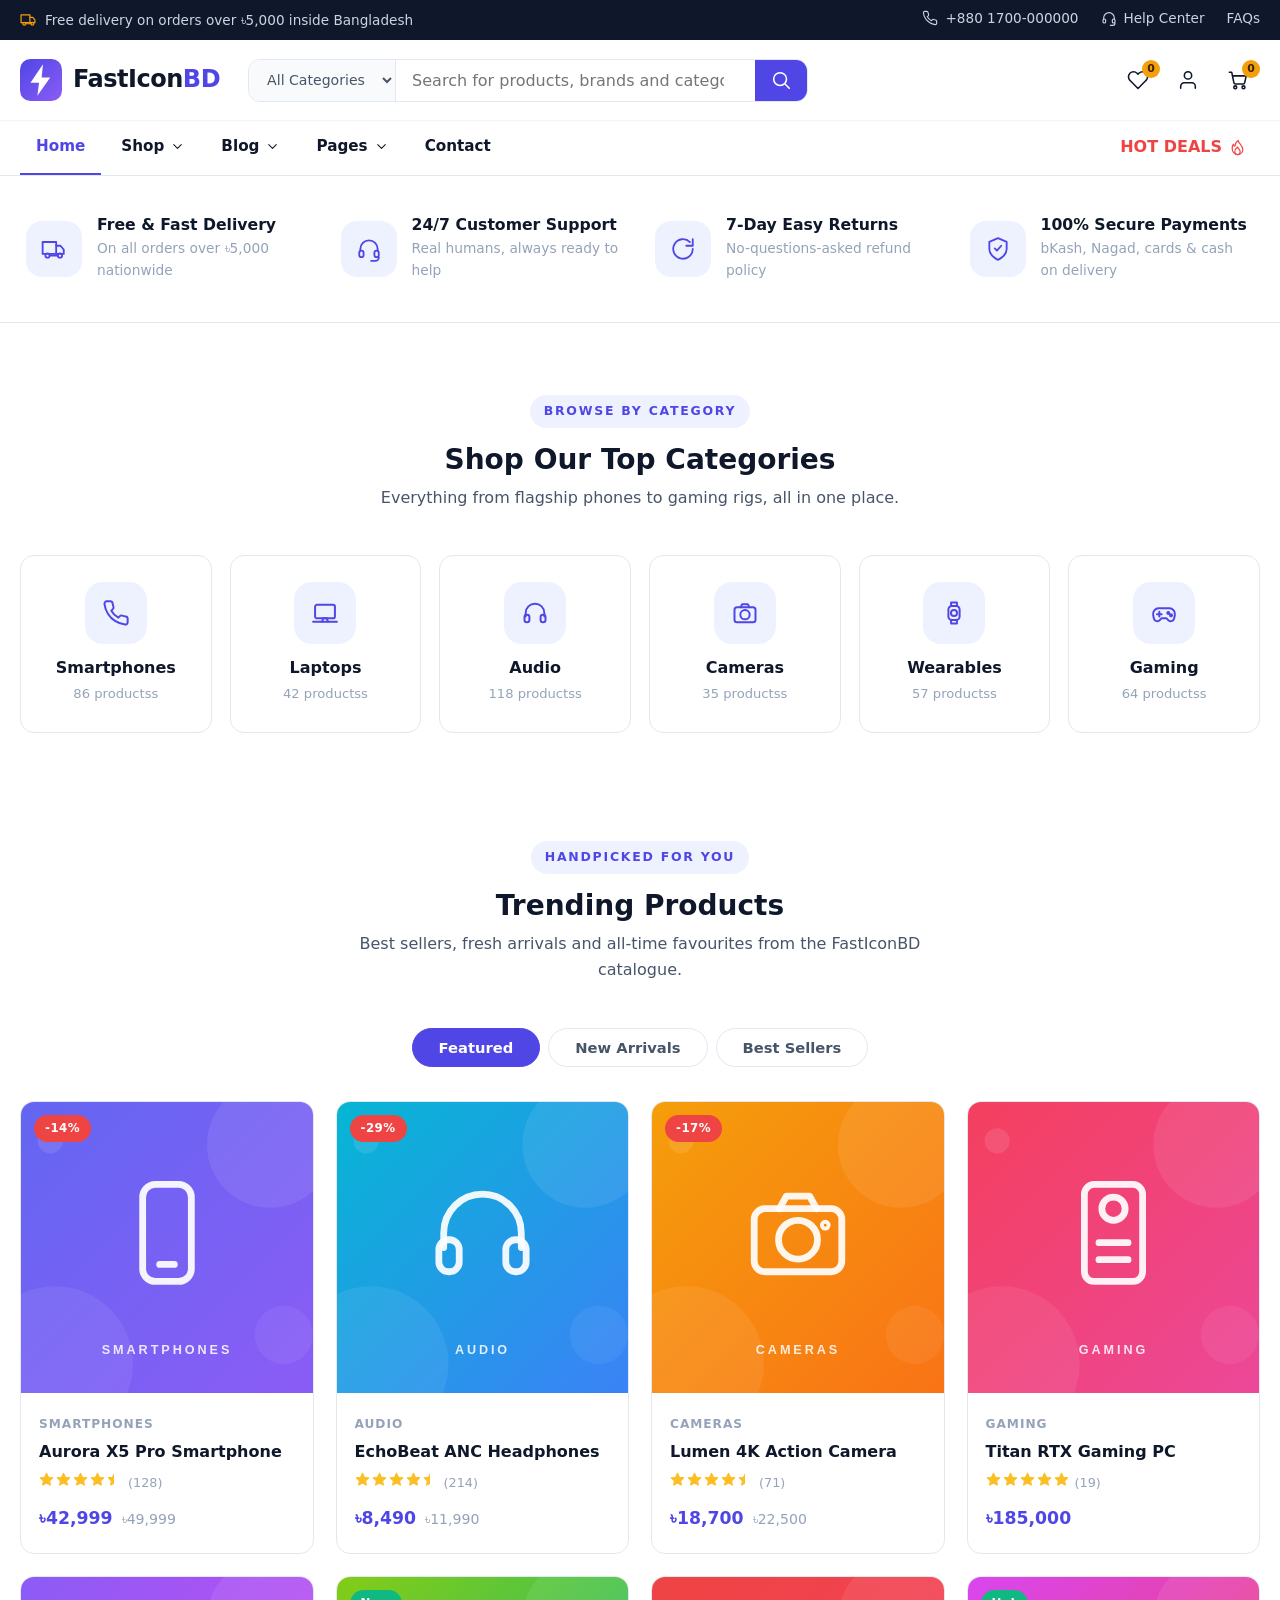
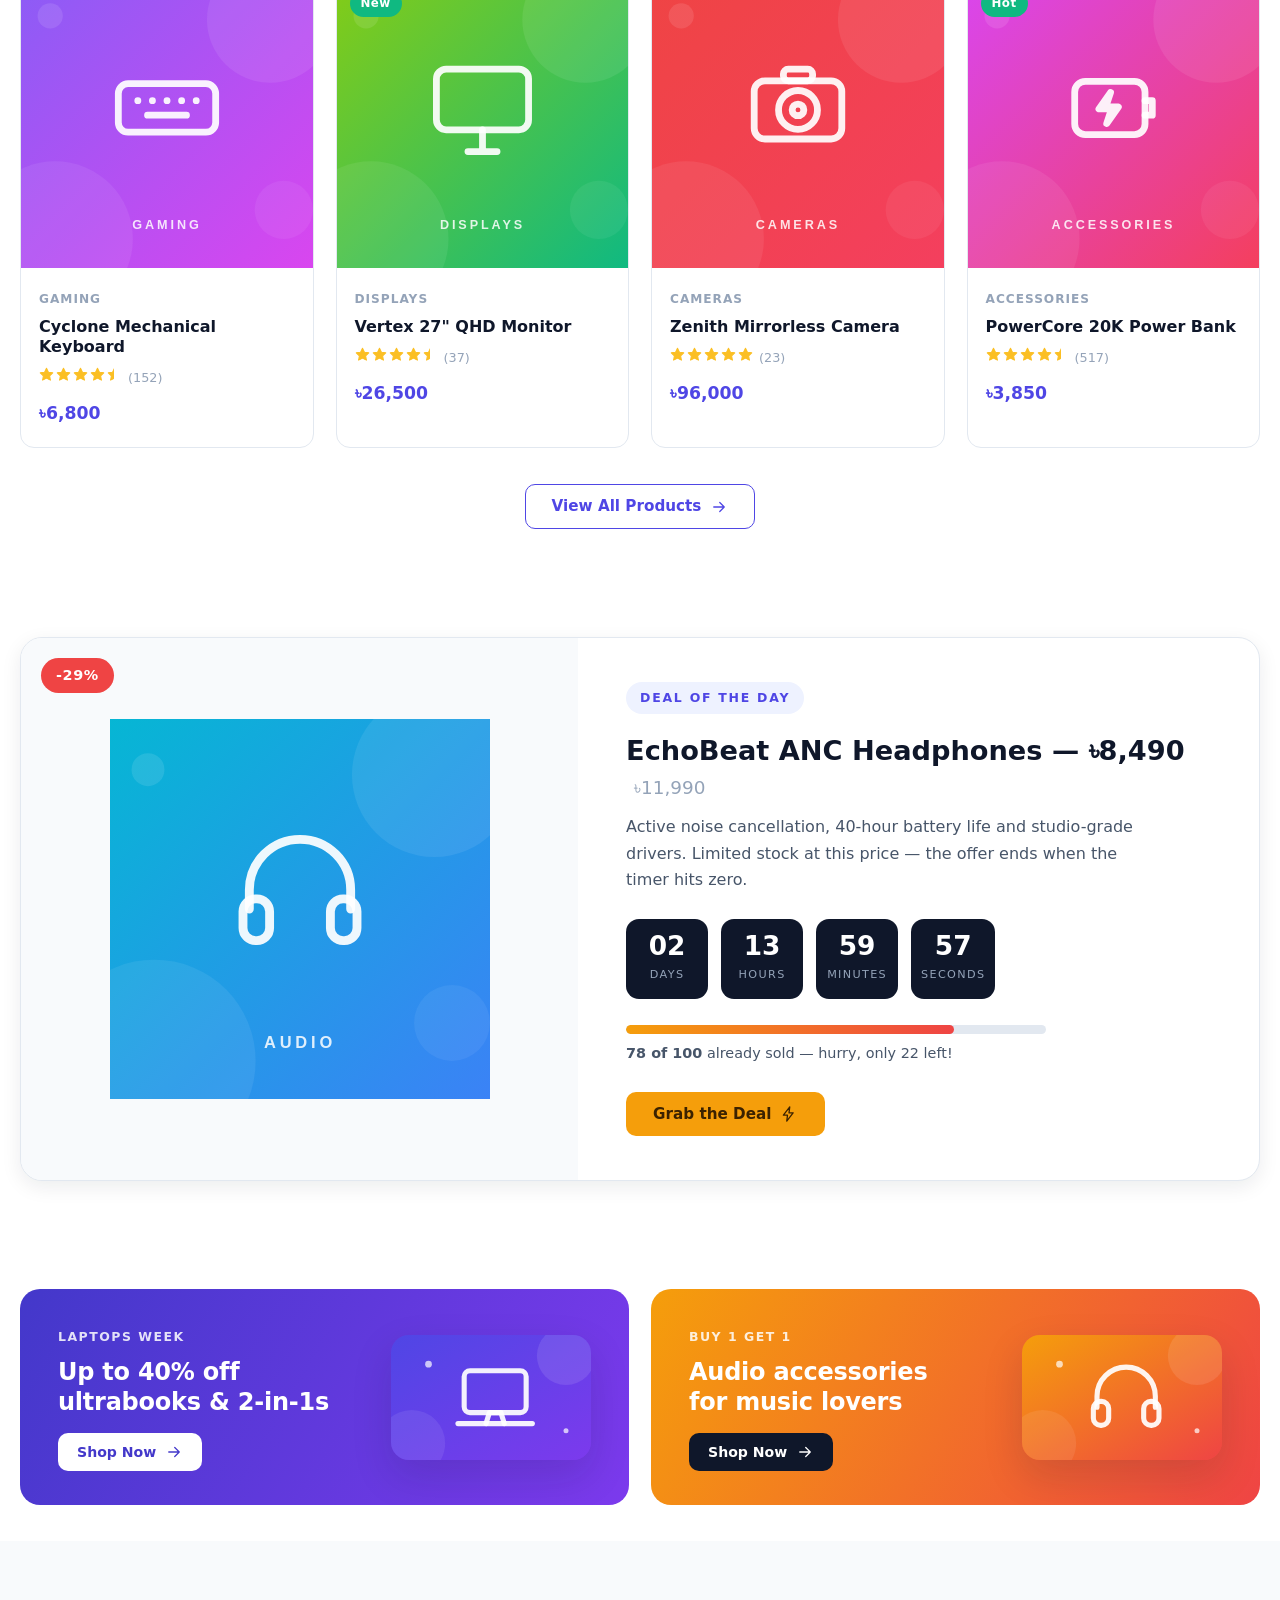
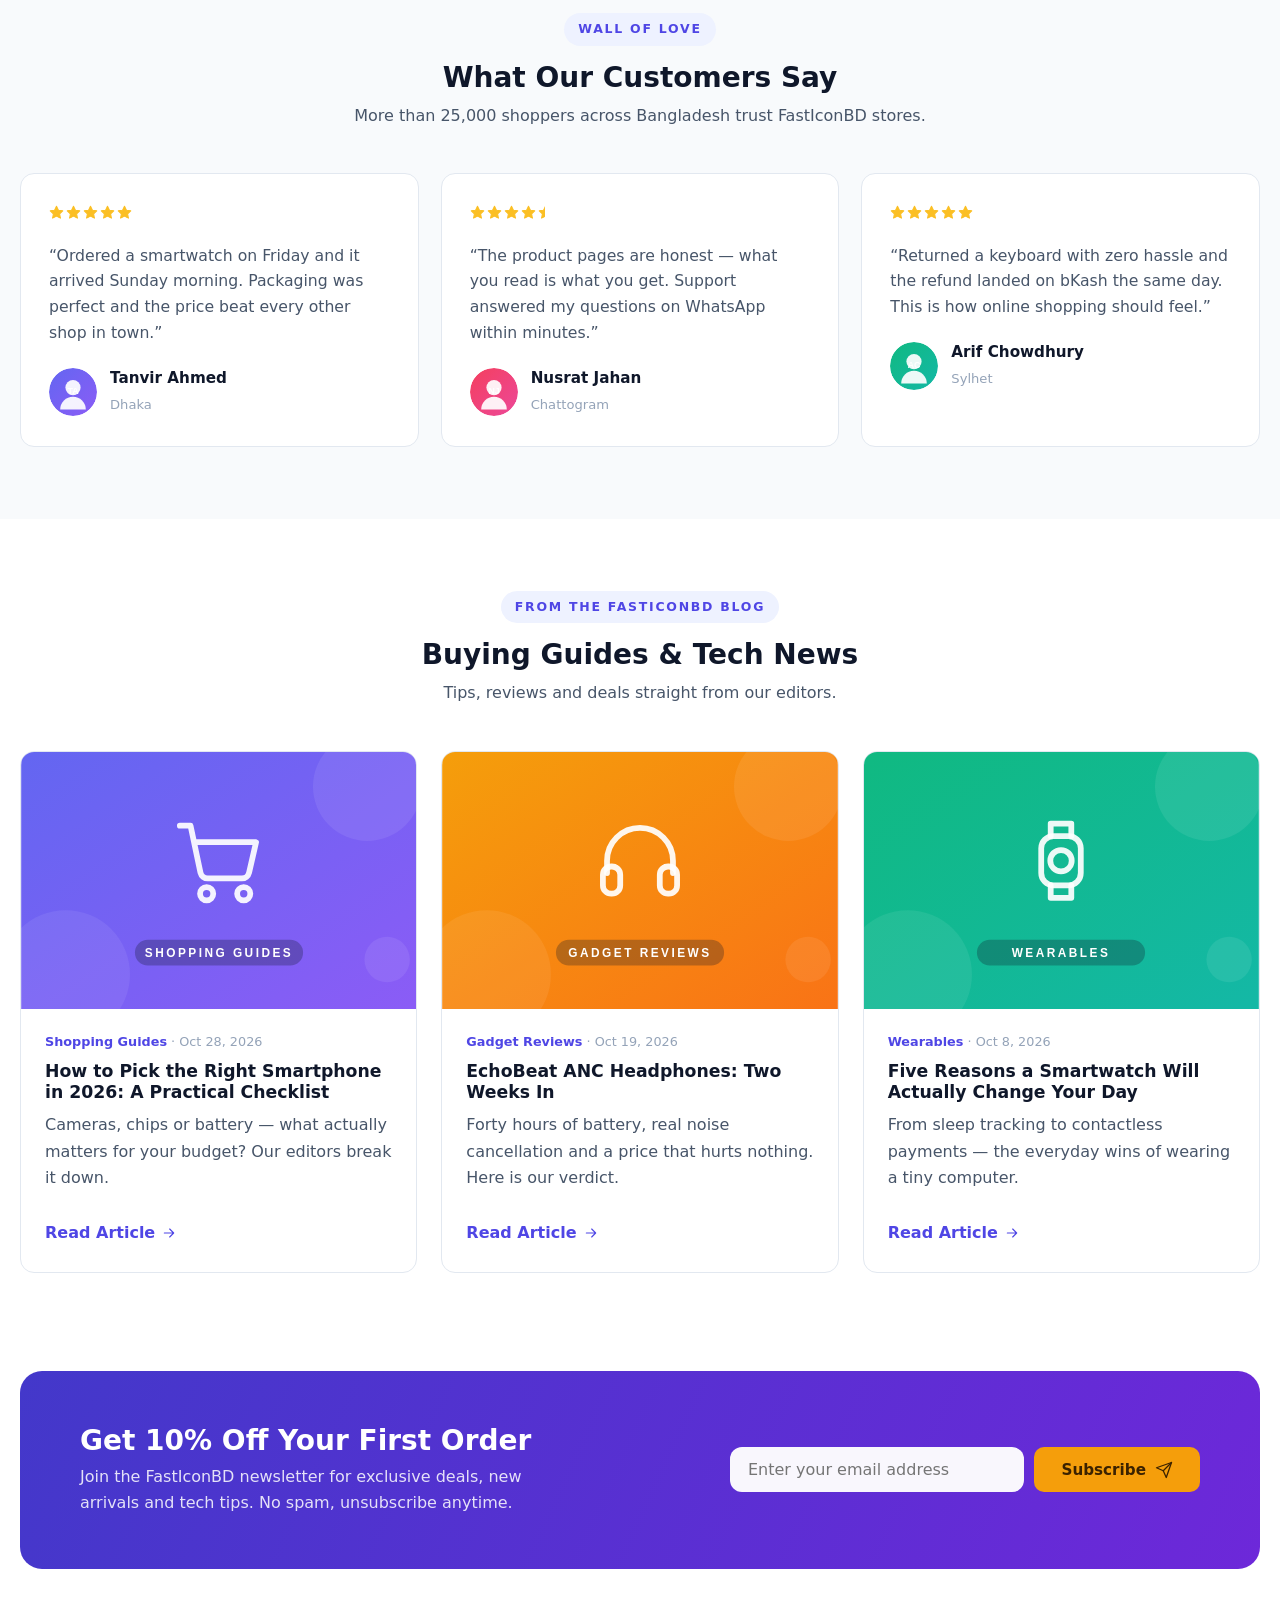
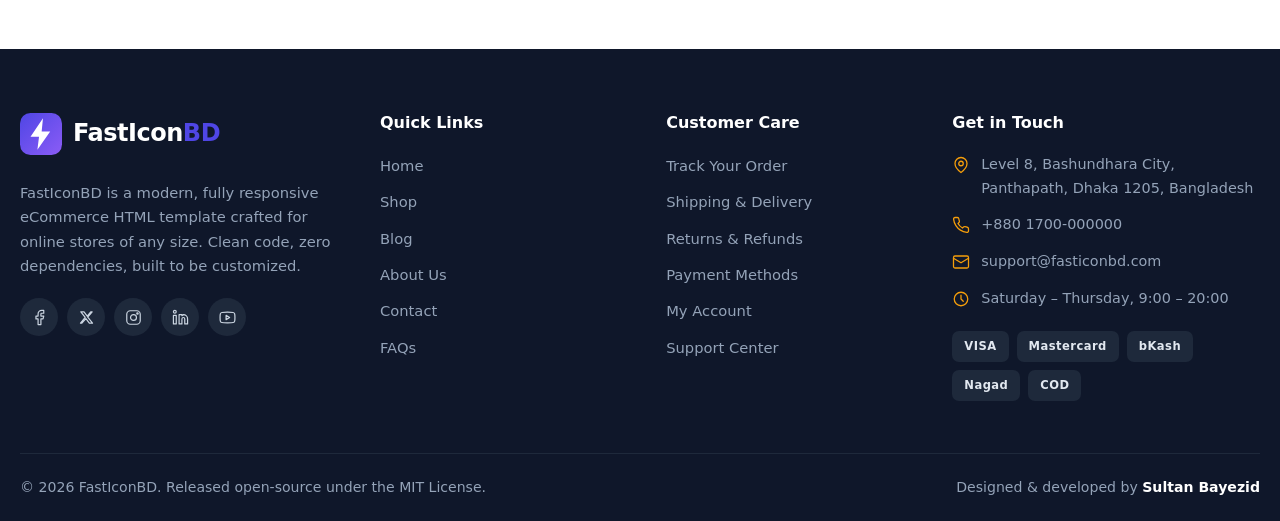
<file: index.html>
<!DOCTYPE html>
<html lang="en">
<head>
<meta charset="UTF-8">
<meta name="viewport" content="width=device-width, initial-scale=1.0">
<title>Home · FastIconBD eCommerce HTML Template</title>
<meta name="description" content="FastIconBD — a free, open-source, fully responsive eCommerce HTML template with 14 ready pages, vanilla JavaScript interactions and zero dependencies.">
<meta name="author" content="Sultan Bayezid">
<meta name="theme-color" content="#4f46e5">
<link rel="icon" type="image/svg+xml" href="assets/favicon.svg">
<link rel="stylesheet" href="assets/css/style.css">
</head>
<body>
<a class="skip-link" href="#main">Skip to content</a>
<div class="topbar">
  <div class="container topbar__inner">
    <p class="topbar__note"><svg class="ic" viewBox="0 0 24 24" fill="none" stroke="currentColor" stroke-width="1.7" stroke-linecap="round" stroke-linejoin="round" aria-hidden="true"><path d="M1.5 5.5h12.5v11H1.5z"/><path d="M14 9h4l3 3.5v4h-7"/><circle cx="6" cy="18" r="2"/><circle cx="17.5" cy="18" r="2"/><path d="M8 18h7.5"/></svg> Free delivery on orders over ৳5,000 inside Bangladesh</p>
    <ul class="topbar__links">
      <li><a href="#footer"><svg class="ic" viewBox="0 0 24 24" fill="none" stroke="currentColor" stroke-width="1.7" stroke-linecap="round" stroke-linejoin="round" aria-hidden="true"><path d="M22 16.9v3a2 2 0 0 1-2.2 2 19.8 19.8 0 0 1-8.6-3.1 19.5 19.5 0 0 1-6-6A19.8 19.8 0 0 1 2.1 4.2 2 2 0 0 1 4.1 2h3a2 2 0 0 1 2 1.7c.1 1 .4 2 .7 2.9a2 2 0 0 1-.5 2.1L8 10a16 16 0 0 0 6 6l1.3-1.3a2 2 0 0 1 2.1-.4c.9.3 1.9.6 2.9.7a2 2 0 0 1 1.7 2z"/></svg> +880 1700-000000</a></li>
      <li><a href="contact.html"><svg class="ic" viewBox="0 0 24 24" fill="none" stroke="currentColor" stroke-width="1.7" stroke-linecap="round" stroke-linejoin="round" aria-hidden="true"><path d="M4 14v-2a8 8 0 0 1 16 0v2"/><rect x="3" y="13.5" width="4" height="6" rx="2"/><rect x="17" y="13.5" width="4" height="6" rx="2"/><path d="M21 19.5v.5a3 3 0 0 1-3 3h-4"/></svg> Help Center</a></li>
      <li><a href="faq.html">FAQs</a></li>
    </ul>
  </div>
</div>
<header class="header" id="header">
  <div class="container header__main">
    <a class="logo" href="index.html" aria-label="FastIconBD home">
<svg class="logo__mark" viewBox="0 0 64 64" aria-hidden="true"><defs><linearGradient id="lg" x1="0" y1="0" x2="1" y2="1"><stop offset="0" stop-color="#4f46e5"/><stop offset="1" stop-color="#8b5cf6"/></linearGradient></defs><rect width="64" height="64" rx="16" fill="url(#lg)"/><path d="M35 8 16 36h13l-2.5 20L46 28H33l2-20z" fill="#fff"/></svg>
<span class="logo__text">FastIcon<em>BD</em></span>
</a>
    <form class="header__search" role="search" action="shop.html" onsubmit="return false">
      <div class="header__search-box">
        <select class="header__search-cat" aria-label="Search category">
          <option>All Categories</option><option>Smartphones</option><option>Laptops</option><option>Audio</option><option>Cameras</option><option>Wearables</option><option>Gaming</option><option>Accessories</option><option>Tablets</option>
        </select>
        <input type="search" placeholder="Search for products, brands and categories…" aria-label="Search products">
        <button type="submit" class="header__search-btn" aria-label="Search"><svg class="ic" viewBox="0 0 24 24" fill="none" stroke="currentColor" stroke-width="1.7" stroke-linecap="round" stroke-linejoin="round" aria-hidden="true"><circle cx="11" cy="11" r="7"/><path d="m21 21-4.3-4.3"/></svg></button>
      </div>
    </form>
    <div class="header__actions">
      <a class="header__icon" href="wishlist.html" aria-label="Wishlist"><svg class="ic" viewBox="0 0 24 24" fill="none" stroke="currentColor" stroke-width="1.7" stroke-linecap="round" stroke-linejoin="round" aria-hidden="true"><path d="M20.8 4.6a5.5 5.5 0 0 0-7.8 0L12 5.7l-1-1.1a5.5 5.5 0 0 0-7.8 7.8l1 1L12 21.2l7.8-7.8 1-1a5.5 5.5 0 0 0 0-7.8z"/></svg><span class="count js-wish-count">0</span></a>
      <a class="header__icon" href="login.html" aria-label="Account"><svg class="ic" viewBox="0 0 24 24" fill="none" stroke="currentColor" stroke-width="1.7" stroke-linecap="round" stroke-linejoin="round" aria-hidden="true"><path d="M20 21v-2a4 4 0 0 0-4-4H8a4 4 0 0 0-4 4v2"/><circle cx="12" cy="7" r="4"/></svg></a>
      <a class="header__icon header__icon--cart" href="cart.html" aria-label="Cart"><svg class="ic" viewBox="0 0 24 24" fill="none" stroke="currentColor" stroke-width="1.7" stroke-linecap="round" stroke-linejoin="round" aria-hidden="true"><circle cx="9" cy="20" r="1.6"/><circle cx="18" cy="20" r="1.6"/><path d="M2.5 3.5h2.6l2.4 11.4a1.8 1.8 0 0 0 1.8 1.4h8.2a1.8 1.8 0 0 0 1.8-1.4L21 7.5H6.2"/></svg><span class="count js-cart-count">0</span></a>
      <button class="header__burger" type="button" aria-label="Open menu" aria-expanded="false"><svg class="ic" viewBox="0 0 24 24" fill="none" stroke="currentColor" stroke-width="1.7" stroke-linecap="round" stroke-linejoin="round" aria-hidden="true"><path d="M3 6h18M3 12h18M3 18h18"/></svg></button>
    </div>
  </div>
</header>
<nav class="nav" aria-label="Primary">
  <div class="container nav__inner">
    <ul class="nav__list">
      <li class="nav__item" data-nav="home" data-active><a href="index.html">Home</a></li>
      <li class="nav__item has-drop" data-nav="shop"><a href="shop.html">Shop <svg class="ic" viewBox="0 0 24 24" fill="none" stroke="currentColor" stroke-width="1.7" stroke-linecap="round" stroke-linejoin="round" aria-hidden="true"><path d="m6 9 6 6 6-6"/></svg></a>
        <ul class="drop">
          <li><a href="shop.html">All Products</a></li>
          <li><a href="shop.html">Smartphones</a></li>
          <li><a href="shop.html">Laptops</a></li>
          <li><a href="shop.html">Audio</a></li>
          <li><a href="shop.html">Cameras</a></li>
          <li><a href="shop.html">Wearables</a></li>
          <li><a href="shop.html">Gaming</a></li>
          <li><a href="shop.html">Accessories</a></li>
        </ul>
      </li>
      <li class="nav__item has-drop" data-nav="blog"><a href="blog.html">Blog <svg class="ic" viewBox="0 0 24 24" fill="none" stroke="currentColor" stroke-width="1.7" stroke-linecap="round" stroke-linejoin="round" aria-hidden="true"><path d="m6 9 6 6 6-6"/></svg></a>
        <ul class="drop">
          <li><a href="blog.html">All Posts</a></li>
          <li><a href="blog-single.html">Post Detail</a></li>
        </ul>
      </li>
      <li class="nav__item has-drop" data-nav="pages"><a href="about.html">Pages <svg class="ic" viewBox="0 0 24 24" fill="none" stroke="currentColor" stroke-width="1.7" stroke-linecap="round" stroke-linejoin="round" aria-hidden="true"><path d="m6 9 6 6 6-6"/></svg></a>
        <ul class="drop">
          <li><a href="about.html">About Us</a></li>
          <li><a href="contact.html">Contact</a></li>
          <li><a href="faq.html">FAQs</a></li>
          <li><a href="wishlist.html">Wishlist</a></li>
          <li><a href="cart.html">Shopping Cart</a></li>
          <li><a href="checkout.html">Checkout</a></li>
          <li><a href="login.html">Login</a></li>
          <li><a href="register.html">Register</a></li>
          <li><a href="404.html">404 Page</a></li>
        </ul>
      </li>
      <li class="nav__item" data-nav="contact"><a href="contact.html">Contact</a></li>
    </ul>
    <a class="nav__deal" href="shop.html">HOT DEALS <svg class="ic" viewBox="0 0 24 24" fill="none" stroke="currentColor" stroke-width="1.7" stroke-linecap="round" stroke-linejoin="round" aria-hidden="true"><path d="M12 22c4.4 0 7.5-3 7.5-7.2 0-3.6-2.4-6-4.2-8.2C13.9 5 13 3.4 13 2c-3 2-4.2 5-4.2 6.8 0 .9-.7 1.4-1.4 1-.7-.5-1.2-1.6-1.2-2.6C4.7 9.3 4.5 11.7 4.5 13 4.5 18 7.6 22 12 22z"/><path d="M12 22c2.2 0 3.8-1.7 3.8-4 0-1.9-1.3-3.3-2.4-4.6-.6-.7-1-1.4-1.3-2.2-1.5 1.1-3.9 3.3-3.9 6.8 0 2.3 1.6 4 3.8 4z"/></svg></a>
  </div>
</nav>
<button type="button" class="nav__backdrop" aria-label="Close menu"></button>
<main id="main">
<section class="hero" aria-label="Featured promotions">
  <div class="hero__slider js-hero">
    <div class="hero__track">
      <article class="hero__slide hero__slide--1">
        <div class="container hero__inner">
          <div class="hero__copy">
            <span class="hero__tag">New Season · Tech Fest</span>
            <h2>Flagship Smartphones<br>at Unmissable Prices</h2>
            <p>Trade up to the latest Aurora X5 Pro and save up to 14% this week. Genuine warranty, nationwide delivery.</p>
            <div class="hero__cta">
              <a href="shop.html" class="btn btn--light">Shop Smartphones <svg class="ic" viewBox="0 0 24 24" fill="none" stroke="currentColor" stroke-width="1.7" stroke-linecap="round" stroke-linejoin="round" aria-hidden="true"><path d="M5 12h14M13 6l6 6-6 6"/></svg></a>
              <a href="product.html" class="btn btn--ghost">View Details</a>
            </div>
          </div>
          <div class="hero__art"><img src="assets/img/hero/hero-1.svg" alt="Smartphone promotion illustration" width="720" height="560"></div>
        </div>
      </article>
      <article class="hero__slide hero__slide--2">
        <div class="container hero__inner">
          <div class="hero__copy">
            <span class="hero__tag">Audio Week</span>
            <h2>Feel Every Beat<br>with ANC Headphones</h2>
            <p>EchoBeat ANC headphones and Orbit earbuds — up to 29% off with a free carrying case while stocks last.</p>
            <div class="hero__cta">
              <a href="shop.html" class="btn btn--dark">Shop Audio <svg class="ic" viewBox="0 0 24 24" fill="none" stroke="currentColor" stroke-width="1.7" stroke-linecap="round" stroke-linejoin="round" aria-hidden="true"><path d="M5 12h14M13 6l6 6-6 6"/></svg></a>
              <a href="product.html" class="btn btn--ghost-dark">View Details</a>
            </div>
          </div>
          <div class="hero__art"><img src="assets/img/hero/hero-2.svg" alt="Headphones promotion illustration" width="720" height="560"></div>
        </div>
      </article>
      <article class="hero__slide hero__slide--3">
        <div class="container hero__inner">
          <div class="hero__copy">
            <span class="hero__tag">Work &amp; Study</span>
            <h2>Ultrabooks Built<br>for Creators</h2>
            <p>The Nimbus 14 pairs an all-day battery with a stunning display. Student and freelancer offers available.</p>
            <div class="hero__cta">
              <a href="shop.html" class="btn btn--light">Shop Laptops <svg class="ic" viewBox="0 0 24 24" fill="none" stroke="currentColor" stroke-width="1.7" stroke-linecap="round" stroke-linejoin="round" aria-hidden="true"><path d="M5 12h14M13 6l6 6-6 6"/></svg></a>
              <a href="product.html" class="btn btn--ghost">View Details</a>
            </div>
          </div>
          <div class="hero__art"><img src="assets/img/hero/hero-3.svg" alt="Laptop promotion illustration" width="720" height="560"></div>
        </div>
      </article>
    </div>
    <div class="hero__dots js-hero-dots" role="tablist" aria-label="Slides"></div>
    <button type="button" class="hero__arrow hero__arrow--prev js-hero-prev" aria-label="Previous slide"><svg class="ic" viewBox="0 0 24 24" fill="none" stroke="currentColor" stroke-width="1.7" stroke-linecap="round" stroke-linejoin="round" aria-hidden="true"><path d="m15 18-6-6 6-6"/></svg></button>
    <button type="button" class="hero__arrow hero__arrow--next js-hero-next" aria-label="Next slide"><svg class="ic" viewBox="0 0 24 24" fill="none" stroke="currentColor" stroke-width="1.7" stroke-linecap="round" stroke-linejoin="round" aria-hidden="true"><path d="m9 18 6-6-6-6"/></svg></button>
  </div>
</section>
<section class="features">
  <div class="container features__grid">
    <div class="feature reveal">
      <div class="feature__icon"><svg class="ic" viewBox="0 0 24 24" fill="none" stroke="currentColor" stroke-width="1.7" stroke-linecap="round" stroke-linejoin="round" aria-hidden="true"><path d="M1.5 5.5h12.5v11H1.5z"/><path d="M14 9h4l3 3.5v4h-7"/><circle cx="6" cy="18" r="2"/><circle cx="17.5" cy="18" r="2"/><path d="M8 18h7.5"/></svg></div>
      <div><h3>Free &amp; Fast Delivery</h3><p>On all orders over ৳5,000 nationwide</p></div>
    </div>
    <div class="feature reveal">
      <div class="feature__icon"><svg class="ic" viewBox="0 0 24 24" fill="none" stroke="currentColor" stroke-width="1.7" stroke-linecap="round" stroke-linejoin="round" aria-hidden="true"><path d="M4 14v-2a8 8 0 0 1 16 0v2"/><rect x="3" y="13.5" width="4" height="6" rx="2"/><rect x="17" y="13.5" width="4" height="6" rx="2"/><path d="M21 19.5v.5a3 3 0 0 1-3 3h-4"/></svg></div>
      <div><h3>24/7 Customer Support</h3><p>Real humans, always ready to help</p></div>
    </div>
    <div class="feature reveal">
      <div class="feature__icon"><svg class="ic" viewBox="0 0 24 24" fill="none" stroke="currentColor" stroke-width="1.7" stroke-linecap="round" stroke-linejoin="round" aria-hidden="true"><path d="M21 12a9 9 0 1 1-2.6-6.4"/><path d="M21 3v6h-6"/></svg></div>
      <div><h3>7-Day Easy Returns</h3><p>No-questions-asked refund policy</p></div>
    </div>
    <div class="feature reveal">
      <div class="feature__icon"><svg class="ic" viewBox="0 0 24 24" fill="none" stroke="currentColor" stroke-width="1.7" stroke-linecap="round" stroke-linejoin="round" aria-hidden="true"><path d="M12 22s8-3.6 8-10V5.5L12 2 4 5.5V12c0 6.4 8 10 8 10z"/><path d="m9 11.5 2 2 4-4.5"/></svg></div>
      <div><h3>100% Secure Payments</h3><p>bKash, Nagad, cards &amp; cash on delivery</p></div>
    </div>
  </div>
</section>
<section class="section">
  <div class="container">
    <div class="section-head">
  <span class="eyebrow">Browse by category</span>
  <h2>Shop Our Top Categories</h2>
  <p>Everything from flagship phones to gaming rigs, all in one place.</p>
</div>
    <div class="cat-grid">
      <a class="cat-card reveal" href="shop.html"><div class="cat-card__icon"><svg class="ic" viewBox="0 0 24 24" fill="none" stroke="currentColor" stroke-width="1.7" stroke-linecap="round" stroke-linejoin="round" aria-hidden="true"><path d="M22 16.9v3a2 2 0 0 1-2.2 2 19.8 19.8 0 0 1-8.6-3.1 19.5 19.5 0 0 1-6-6A19.8 19.8 0 0 1 2.1 4.2 2 2 0 0 1 4.1 2h3a2 2 0 0 1 2 1.7c.1 1 .4 2 .7 2.9a2 2 0 0 1-.5 2.1L8 10a16 16 0 0 0 6 6l1.3-1.3a2 2 0 0 1 2.1-.4c.9.3 1.9.6 2.9.7a2 2 0 0 1 1.7 2z"/></svg></div><h3>Smartphones</h3><span>86 productss</span></a><a class="cat-card reveal" href="shop.html"><div class="cat-card__icon"><svg class="ic" viewBox="0 0 24 24" fill="none" stroke="currentColor" stroke-width="1.7" stroke-linecap="round" stroke-linejoin="round" aria-hidden="true"><rect x="3.5" y="5" width="17" height="11.5" rx="1.6"/><path d="M1.8 19.5h20.4"/><path d="M9.5 19.5l.9-3h3.2l.9 3"/></svg></div><h3>Laptops</h3><span>42 productss</span></a><a class="cat-card reveal" href="shop.html"><div class="cat-card__icon"><svg class="ic" viewBox="0 0 24 24" fill="none" stroke="currentColor" stroke-width="1.7" stroke-linecap="round" stroke-linejoin="round" aria-hidden="true"><path d="M4 15v-3a8 8 0 0 1 16 0v3"/><rect x="3" y="13.4" width="4.2" height="6.6" rx="2"/><rect x="16.8" y="13.4" width="4.2" height="6.6" rx="2"/></svg></div><h3>Audio</h3><span>118 productss</span></a><a class="cat-card reveal" href="shop.html"><div class="cat-card__icon"><svg class="ic" viewBox="0 0 24 24" fill="none" stroke="currentColor" stroke-width="1.7" stroke-linecap="round" stroke-linejoin="round" aria-hidden="true"><path d="M8.2 7l1.4-2.6h4.8L15.8 7"/><rect x="3" y="7" width="18" height="13" rx="2.2"/><circle cx="12" cy="13.4" r="4"/></svg></div><h3>Cameras</h3><span>35 productss</span></a><a class="cat-card reveal" href="shop.html"><div class="cat-card__icon"><svg class="ic" viewBox="0 0 24 24" fill="none" stroke="currentColor" stroke-width="1.7" stroke-linecap="round" stroke-linejoin="round" aria-hidden="true"><rect x="7.2" y="6" width="9.6" height="12" rx="3"/><path d="M9.5 6V3h5v3M9.5 18v3h5v-3"/><circle cx="12" cy="12" r="2.6"/></svg></div><h3>Wearables</h3><span>57 productss</span></a><a class="cat-card reveal" href="shop.html"><div class="cat-card__icon"><svg class="ic" viewBox="0 0 24 24" fill="none" stroke="currentColor" stroke-width="1.7" stroke-linecap="round" stroke-linejoin="round" aria-hidden="true"><path d="M7.4 8h9.2a4.8 4.8 0 0 1 4.7 5.7l-.6 3a3 3 0 0 1-5.3 1.2L14 16.4h-4l-1.4 1.5a3 3 0 0 1-5.3-1.2l-.6-3A4.8 4.8 0 0 1 7.4 8z"/><path d="M8 11v4M6 13h4"/><circle cx="15.7" cy="12" r="0.9"/><circle cx="18" cy="14" r="0.9"/></svg></div><h3>Gaming</h3><span>64 productss</span></a>
    </div>
  </div>
</section>
<section class="section section--tight">
  <div class="container">
    <div class="section-head">
  <span class="eyebrow">Handpicked for you</span>
  <h2>Trending Products</h2>
  <p>Best sellers, fresh arrivals and all-time favourites from the FastIconBD catalogue.</p>
</div>
    <div class="tabs js-tabs" data-tabs>
      <div class="tabs__bar" role="tablist" aria-label="Product filters">
        <button type="button" class="tab-btn is-active" data-tab="featured" role="tab" aria-selected="true">Featured</button>
        <button type="button" class="tab-btn" data-tab="new" role="tab" aria-selected="false">New Arrivals</button>
        <button type="button" class="tab-btn" data-tab="best" role="tab" aria-selected="false">Best Sellers</button>
      </div>
      <div class="tab-panel is-active" id="featured" role="tabpanel">
        <div class="products-grid">
          <article class="product-card  reveal">
  <div class="product-card__media">
    <a href="product.html" aria-label="Aurora X5 Pro Smartphone"><img src="assets/img/products/product-01.svg" alt="Aurora X5 Pro Smartphone" width="600" height="600" loading="lazy"></a>
    <span class="badge badge--sale">-14%</span>
    <div class="product-card__hover">
      <button type="button" class="icon-btn js-wishlist" aria-label="Add Aurora X5 Pro Smartphone to wishlist"><svg class="ic" viewBox="0 0 24 24" fill="none" stroke="currentColor" stroke-width="1.7" stroke-linecap="round" stroke-linejoin="round" aria-hidden="true"><path d="M20.8 4.6a5.5 5.5 0 0 0-7.8 0L12 5.7l-1-1.1a5.5 5.5 0 0 0-7.8 7.8l1 1L12 21.2l7.8-7.8 1-1a5.5 5.5 0 0 0 0-7.8z"/></svg></button>
      <button type="button" class="icon-btn js-quickview" aria-label="Quick view"><svg class="ic" viewBox="0 0 24 24" fill="none" stroke="currentColor" stroke-width="1.7" stroke-linecap="round" stroke-linejoin="round" aria-hidden="true"><path d="M2 12s3.5-7 10-7 10 7 10 7-3.5 7-10 7-10-7-10-7z"/><circle cx="12" cy="12" r="3"/></svg></button>
    </div>
    <button type="button" class="btn btn--primary btn--sm product-card__cart js-add-cart"><svg class="ic" viewBox="0 0 24 24" fill="none" stroke="currentColor" stroke-width="1.7" stroke-linecap="round" stroke-linejoin="round" aria-hidden="true"><circle cx="9" cy="20" r="1.6"/><circle cx="18" cy="20" r="1.6"/><path d="M2.5 3.5h2.6l2.4 11.4a1.8 1.8 0 0 0 1.8 1.4h8.2a1.8 1.8 0 0 0 1.8-1.4L21 7.5H6.2"/></svg> Add to Cart</button>
  </div>
  <div class="product-card__body">
    <span class="product-card__cat">Smartphones</span>
    <h3 class="product-card__title"><a href="product.html">Aurora X5 Pro Smartphone</a></h3>
    <div class="stars" aria-label="Rated 4.5 out of 5"><span class="star star--full"><svg class="ic" viewBox="0 0 24 24" fill="none" stroke="currentColor" stroke-width="1.7" stroke-linecap="round" stroke-linejoin="round" aria-hidden="true"><path d="m12 2 3.1 6.3 6.9 1-5 4.9 1.2 6.8L12 17.8 5.8 21l1.2-6.8-5-4.9 6.9-1z"/></svg></span><span class="star star--full"><svg class="ic" viewBox="0 0 24 24" fill="none" stroke="currentColor" stroke-width="1.7" stroke-linecap="round" stroke-linejoin="round" aria-hidden="true"><path d="m12 2 3.1 6.3 6.9 1-5 4.9 1.2 6.8L12 17.8 5.8 21l1.2-6.8-5-4.9 6.9-1z"/></svg></span><span class="star star--full"><svg class="ic" viewBox="0 0 24 24" fill="none" stroke="currentColor" stroke-width="1.7" stroke-linecap="round" stroke-linejoin="round" aria-hidden="true"><path d="m12 2 3.1 6.3 6.9 1-5 4.9 1.2 6.8L12 17.8 5.8 21l1.2-6.8-5-4.9 6.9-1z"/></svg></span><span class="star star--full"><svg class="ic" viewBox="0 0 24 24" fill="none" stroke="currentColor" stroke-width="1.7" stroke-linecap="round" stroke-linejoin="round" aria-hidden="true"><path d="m12 2 3.1 6.3 6.9 1-5 4.9 1.2 6.8L12 17.8 5.8 21l1.2-6.8-5-4.9 6.9-1z"/></svg></span><span class="star star--half"><svg class="ic" viewBox="0 0 24 24" fill="none" stroke="currentColor" stroke-width="1.7" stroke-linecap="round" stroke-linejoin="round" aria-hidden="true"><path d="m12 2 3.1 6.3 6.9 1-5 4.9 1.2 6.8L12 17.8 5.8 21l1.2-6.8-5-4.9 6.9-1z"/></svg></span></div><span class="product-card__reviews">(128)</span>
    <div class="product-card__price"><ins>৳42,999</ins><del>৳49,999</del></div>
  </div>
</article><article class="product-card  reveal">
  <div class="product-card__media">
    <a href="product.html" aria-label="EchoBeat ANC Headphones"><img src="assets/img/products/product-03.svg" alt="EchoBeat ANC Headphones" width="600" height="600" loading="lazy"></a>
    <span class="badge badge--sale">-29%</span>
    <div class="product-card__hover">
      <button type="button" class="icon-btn js-wishlist" aria-label="Add EchoBeat ANC Headphones to wishlist"><svg class="ic" viewBox="0 0 24 24" fill="none" stroke="currentColor" stroke-width="1.7" stroke-linecap="round" stroke-linejoin="round" aria-hidden="true"><path d="M20.8 4.6a5.5 5.5 0 0 0-7.8 0L12 5.7l-1-1.1a5.5 5.5 0 0 0-7.8 7.8l1 1L12 21.2l7.8-7.8 1-1a5.5 5.5 0 0 0 0-7.8z"/></svg></button>
      <button type="button" class="icon-btn js-quickview" aria-label="Quick view"><svg class="ic" viewBox="0 0 24 24" fill="none" stroke="currentColor" stroke-width="1.7" stroke-linecap="round" stroke-linejoin="round" aria-hidden="true"><path d="M2 12s3.5-7 10-7 10 7 10 7-3.5 7-10 7-10-7-10-7z"/><circle cx="12" cy="12" r="3"/></svg></button>
    </div>
    <button type="button" class="btn btn--primary btn--sm product-card__cart js-add-cart"><svg class="ic" viewBox="0 0 24 24" fill="none" stroke="currentColor" stroke-width="1.7" stroke-linecap="round" stroke-linejoin="round" aria-hidden="true"><circle cx="9" cy="20" r="1.6"/><circle cx="18" cy="20" r="1.6"/><path d="M2.5 3.5h2.6l2.4 11.4a1.8 1.8 0 0 0 1.8 1.4h8.2a1.8 1.8 0 0 0 1.8-1.4L21 7.5H6.2"/></svg> Add to Cart</button>
  </div>
  <div class="product-card__body">
    <span class="product-card__cat">Audio</span>
    <h3 class="product-card__title"><a href="product.html">EchoBeat ANC Headphones</a></h3>
    <div class="stars" aria-label="Rated 4.5 out of 5"><span class="star star--full"><svg class="ic" viewBox="0 0 24 24" fill="none" stroke="currentColor" stroke-width="1.7" stroke-linecap="round" stroke-linejoin="round" aria-hidden="true"><path d="m12 2 3.1 6.3 6.9 1-5 4.9 1.2 6.8L12 17.8 5.8 21l1.2-6.8-5-4.9 6.9-1z"/></svg></span><span class="star star--full"><svg class="ic" viewBox="0 0 24 24" fill="none" stroke="currentColor" stroke-width="1.7" stroke-linecap="round" stroke-linejoin="round" aria-hidden="true"><path d="m12 2 3.1 6.3 6.9 1-5 4.9 1.2 6.8L12 17.8 5.8 21l1.2-6.8-5-4.9 6.9-1z"/></svg></span><span class="star star--full"><svg class="ic" viewBox="0 0 24 24" fill="none" stroke="currentColor" stroke-width="1.7" stroke-linecap="round" stroke-linejoin="round" aria-hidden="true"><path d="m12 2 3.1 6.3 6.9 1-5 4.9 1.2 6.8L12 17.8 5.8 21l1.2-6.8-5-4.9 6.9-1z"/></svg></span><span class="star star--full"><svg class="ic" viewBox="0 0 24 24" fill="none" stroke="currentColor" stroke-width="1.7" stroke-linecap="round" stroke-linejoin="round" aria-hidden="true"><path d="m12 2 3.1 6.3 6.9 1-5 4.9 1.2 6.8L12 17.8 5.8 21l1.2-6.8-5-4.9 6.9-1z"/></svg></span><span class="star star--half"><svg class="ic" viewBox="0 0 24 24" fill="none" stroke="currentColor" stroke-width="1.7" stroke-linecap="round" stroke-linejoin="round" aria-hidden="true"><path d="m12 2 3.1 6.3 6.9 1-5 4.9 1.2 6.8L12 17.8 5.8 21l1.2-6.8-5-4.9 6.9-1z"/></svg></span></div><span class="product-card__reviews">(214)</span>
    <div class="product-card__price"><ins>৳8,490</ins><del>৳11,990</del></div>
  </div>
</article><article class="product-card  reveal">
  <div class="product-card__media">
    <a href="product.html" aria-label="Lumen 4K Action Camera"><img src="assets/img/products/product-06.svg" alt="Lumen 4K Action Camera" width="600" height="600" loading="lazy"></a>
    <span class="badge badge--sale">-17%</span>
    <div class="product-card__hover">
      <button type="button" class="icon-btn js-wishlist" aria-label="Add Lumen 4K Action Camera to wishlist"><svg class="ic" viewBox="0 0 24 24" fill="none" stroke="currentColor" stroke-width="1.7" stroke-linecap="round" stroke-linejoin="round" aria-hidden="true"><path d="M20.8 4.6a5.5 5.5 0 0 0-7.8 0L12 5.7l-1-1.1a5.5 5.5 0 0 0-7.8 7.8l1 1L12 21.2l7.8-7.8 1-1a5.5 5.5 0 0 0 0-7.8z"/></svg></button>
      <button type="button" class="icon-btn js-quickview" aria-label="Quick view"><svg class="ic" viewBox="0 0 24 24" fill="none" stroke="currentColor" stroke-width="1.7" stroke-linecap="round" stroke-linejoin="round" aria-hidden="true"><path d="M2 12s3.5-7 10-7 10 7 10 7-3.5 7-10 7-10-7-10-7z"/><circle cx="12" cy="12" r="3"/></svg></button>
    </div>
    <button type="button" class="btn btn--primary btn--sm product-card__cart js-add-cart"><svg class="ic" viewBox="0 0 24 24" fill="none" stroke="currentColor" stroke-width="1.7" stroke-linecap="round" stroke-linejoin="round" aria-hidden="true"><circle cx="9" cy="20" r="1.6"/><circle cx="18" cy="20" r="1.6"/><path d="M2.5 3.5h2.6l2.4 11.4a1.8 1.8 0 0 0 1.8 1.4h8.2a1.8 1.8 0 0 0 1.8-1.4L21 7.5H6.2"/></svg> Add to Cart</button>
  </div>
  <div class="product-card__body">
    <span class="product-card__cat">Cameras</span>
    <h3 class="product-card__title"><a href="product.html">Lumen 4K Action Camera</a></h3>
    <div class="stars" aria-label="Rated 4.5 out of 5"><span class="star star--full"><svg class="ic" viewBox="0 0 24 24" fill="none" stroke="currentColor" stroke-width="1.7" stroke-linecap="round" stroke-linejoin="round" aria-hidden="true"><path d="m12 2 3.1 6.3 6.9 1-5 4.9 1.2 6.8L12 17.8 5.8 21l1.2-6.8-5-4.9 6.9-1z"/></svg></span><span class="star star--full"><svg class="ic" viewBox="0 0 24 24" fill="none" stroke="currentColor" stroke-width="1.7" stroke-linecap="round" stroke-linejoin="round" aria-hidden="true"><path d="m12 2 3.1 6.3 6.9 1-5 4.9 1.2 6.8L12 17.8 5.8 21l1.2-6.8-5-4.9 6.9-1z"/></svg></span><span class="star star--full"><svg class="ic" viewBox="0 0 24 24" fill="none" stroke="currentColor" stroke-width="1.7" stroke-linecap="round" stroke-linejoin="round" aria-hidden="true"><path d="m12 2 3.1 6.3 6.9 1-5 4.9 1.2 6.8L12 17.8 5.8 21l1.2-6.8-5-4.9 6.9-1z"/></svg></span><span class="star star--full"><svg class="ic" viewBox="0 0 24 24" fill="none" stroke="currentColor" stroke-width="1.7" stroke-linecap="round" stroke-linejoin="round" aria-hidden="true"><path d="m12 2 3.1 6.3 6.9 1-5 4.9 1.2 6.8L12 17.8 5.8 21l1.2-6.8-5-4.9 6.9-1z"/></svg></span><span class="star star--half"><svg class="ic" viewBox="0 0 24 24" fill="none" stroke="currentColor" stroke-width="1.7" stroke-linecap="round" stroke-linejoin="round" aria-hidden="true"><path d="m12 2 3.1 6.3 6.9 1-5 4.9 1.2 6.8L12 17.8 5.8 21l1.2-6.8-5-4.9 6.9-1z"/></svg></span></div><span class="product-card__reviews">(71)</span>
    <div class="product-card__price"><ins>৳18,700</ins><del>৳22,500</del></div>
  </div>
</article><article class="product-card  reveal">
  <div class="product-card__media">
    <a href="product.html" aria-label="Titan RTX Gaming PC"><img src="assets/img/products/product-08.svg" alt="Titan RTX Gaming PC" width="600" height="600" loading="lazy"></a>
    
    <div class="product-card__hover">
      <button type="button" class="icon-btn js-wishlist" aria-label="Add Titan RTX Gaming PC to wishlist"><svg class="ic" viewBox="0 0 24 24" fill="none" stroke="currentColor" stroke-width="1.7" stroke-linecap="round" stroke-linejoin="round" aria-hidden="true"><path d="M20.8 4.6a5.5 5.5 0 0 0-7.8 0L12 5.7l-1-1.1a5.5 5.5 0 0 0-7.8 7.8l1 1L12 21.2l7.8-7.8 1-1a5.5 5.5 0 0 0 0-7.8z"/></svg></button>
      <button type="button" class="icon-btn js-quickview" aria-label="Quick view"><svg class="ic" viewBox="0 0 24 24" fill="none" stroke="currentColor" stroke-width="1.7" stroke-linecap="round" stroke-linejoin="round" aria-hidden="true"><path d="M2 12s3.5-7 10-7 10 7 10 7-3.5 7-10 7-10-7-10-7z"/><circle cx="12" cy="12" r="3"/></svg></button>
    </div>
    <button type="button" class="btn btn--primary btn--sm product-card__cart js-add-cart"><svg class="ic" viewBox="0 0 24 24" fill="none" stroke="currentColor" stroke-width="1.7" stroke-linecap="round" stroke-linejoin="round" aria-hidden="true"><circle cx="9" cy="20" r="1.6"/><circle cx="18" cy="20" r="1.6"/><path d="M2.5 3.5h2.6l2.4 11.4a1.8 1.8 0 0 0 1.8 1.4h8.2a1.8 1.8 0 0 0 1.8-1.4L21 7.5H6.2"/></svg> Add to Cart</button>
  </div>
  <div class="product-card__body">
    <span class="product-card__cat">Gaming</span>
    <h3 class="product-card__title"><a href="product.html">Titan RTX Gaming PC</a></h3>
    <div class="stars" aria-label="Rated 5.0 out of 5"><span class="star star--full"><svg class="ic" viewBox="0 0 24 24" fill="none" stroke="currentColor" stroke-width="1.7" stroke-linecap="round" stroke-linejoin="round" aria-hidden="true"><path d="m12 2 3.1 6.3 6.9 1-5 4.9 1.2 6.8L12 17.8 5.8 21l1.2-6.8-5-4.9 6.9-1z"/></svg></span><span class="star star--full"><svg class="ic" viewBox="0 0 24 24" fill="none" stroke="currentColor" stroke-width="1.7" stroke-linecap="round" stroke-linejoin="round" aria-hidden="true"><path d="m12 2 3.1 6.3 6.9 1-5 4.9 1.2 6.8L12 17.8 5.8 21l1.2-6.8-5-4.9 6.9-1z"/></svg></span><span class="star star--full"><svg class="ic" viewBox="0 0 24 24" fill="none" stroke="currentColor" stroke-width="1.7" stroke-linecap="round" stroke-linejoin="round" aria-hidden="true"><path d="m12 2 3.1 6.3 6.9 1-5 4.9 1.2 6.8L12 17.8 5.8 21l1.2-6.8-5-4.9 6.9-1z"/></svg></span><span class="star star--full"><svg class="ic" viewBox="0 0 24 24" fill="none" stroke="currentColor" stroke-width="1.7" stroke-linecap="round" stroke-linejoin="round" aria-hidden="true"><path d="m12 2 3.1 6.3 6.9 1-5 4.9 1.2 6.8L12 17.8 5.8 21l1.2-6.8-5-4.9 6.9-1z"/></svg></span><span class="star star--full"><svg class="ic" viewBox="0 0 24 24" fill="none" stroke="currentColor" stroke-width="1.7" stroke-linecap="round" stroke-linejoin="round" aria-hidden="true"><path d="m12 2 3.1 6.3 6.9 1-5 4.9 1.2 6.8L12 17.8 5.8 21l1.2-6.8-5-4.9 6.9-1z"/></svg></span></div><span class="product-card__reviews">(19)</span>
    <div class="product-card__price"><ins>৳185,000</ins></div>
  </div>
</article><article class="product-card  reveal">
  <div class="product-card__media">
    <a href="product.html" aria-label="Cyclone Mechanical Keyboard"><img src="assets/img/products/product-10.svg" alt="Cyclone Mechanical Keyboard" width="600" height="600" loading="lazy"></a>
    
    <div class="product-card__hover">
      <button type="button" class="icon-btn js-wishlist" aria-label="Add Cyclone Mechanical Keyboard to wishlist"><svg class="ic" viewBox="0 0 24 24" fill="none" stroke="currentColor" stroke-width="1.7" stroke-linecap="round" stroke-linejoin="round" aria-hidden="true"><path d="M20.8 4.6a5.5 5.5 0 0 0-7.8 0L12 5.7l-1-1.1a5.5 5.5 0 0 0-7.8 7.8l1 1L12 21.2l7.8-7.8 1-1a5.5 5.5 0 0 0 0-7.8z"/></svg></button>
      <button type="button" class="icon-btn js-quickview" aria-label="Quick view"><svg class="ic" viewBox="0 0 24 24" fill="none" stroke="currentColor" stroke-width="1.7" stroke-linecap="round" stroke-linejoin="round" aria-hidden="true"><path d="M2 12s3.5-7 10-7 10 7 10 7-3.5 7-10 7-10-7-10-7z"/><circle cx="12" cy="12" r="3"/></svg></button>
    </div>
    <button type="button" class="btn btn--primary btn--sm product-card__cart js-add-cart"><svg class="ic" viewBox="0 0 24 24" fill="none" stroke="currentColor" stroke-width="1.7" stroke-linecap="round" stroke-linejoin="round" aria-hidden="true"><circle cx="9" cy="20" r="1.6"/><circle cx="18" cy="20" r="1.6"/><path d="M2.5 3.5h2.6l2.4 11.4a1.8 1.8 0 0 0 1.8 1.4h8.2a1.8 1.8 0 0 0 1.8-1.4L21 7.5H6.2"/></svg> Add to Cart</button>
  </div>
  <div class="product-card__body">
    <span class="product-card__cat">Gaming</span>
    <h3 class="product-card__title"><a href="product.html">Cyclone Mechanical Keyboard</a></h3>
    <div class="stars" aria-label="Rated 4.5 out of 5"><span class="star star--full"><svg class="ic" viewBox="0 0 24 24" fill="none" stroke="currentColor" stroke-width="1.7" stroke-linecap="round" stroke-linejoin="round" aria-hidden="true"><path d="m12 2 3.1 6.3 6.9 1-5 4.9 1.2 6.8L12 17.8 5.8 21l1.2-6.8-5-4.9 6.9-1z"/></svg></span><span class="star star--full"><svg class="ic" viewBox="0 0 24 24" fill="none" stroke="currentColor" stroke-width="1.7" stroke-linecap="round" stroke-linejoin="round" aria-hidden="true"><path d="m12 2 3.1 6.3 6.9 1-5 4.9 1.2 6.8L12 17.8 5.8 21l1.2-6.8-5-4.9 6.9-1z"/></svg></span><span class="star star--full"><svg class="ic" viewBox="0 0 24 24" fill="none" stroke="currentColor" stroke-width="1.7" stroke-linecap="round" stroke-linejoin="round" aria-hidden="true"><path d="m12 2 3.1 6.3 6.9 1-5 4.9 1.2 6.8L12 17.8 5.8 21l1.2-6.8-5-4.9 6.9-1z"/></svg></span><span class="star star--full"><svg class="ic" viewBox="0 0 24 24" fill="none" stroke="currentColor" stroke-width="1.7" stroke-linecap="round" stroke-linejoin="round" aria-hidden="true"><path d="m12 2 3.1 6.3 6.9 1-5 4.9 1.2 6.8L12 17.8 5.8 21l1.2-6.8-5-4.9 6.9-1z"/></svg></span><span class="star star--half"><svg class="ic" viewBox="0 0 24 24" fill="none" stroke="currentColor" stroke-width="1.7" stroke-linecap="round" stroke-linejoin="round" aria-hidden="true"><path d="m12 2 3.1 6.3 6.9 1-5 4.9 1.2 6.8L12 17.8 5.8 21l1.2-6.8-5-4.9 6.9-1z"/></svg></span></div><span class="product-card__reviews">(152)</span>
    <div class="product-card__price"><ins>৳6,800</ins></div>
  </div>
</article><article class="product-card  reveal">
  <div class="product-card__media">
    <a href="product.html" aria-label="Vertex 27" QHD Monitor"><img src="assets/img/products/product-13.svg" alt="Vertex 27" QHD Monitor" width="600" height="600" loading="lazy"></a>
    <span class="badge badge--soft">New</span>
    <div class="product-card__hover">
      <button type="button" class="icon-btn js-wishlist" aria-label="Add Vertex 27" QHD Monitor to wishlist"><svg class="ic" viewBox="0 0 24 24" fill="none" stroke="currentColor" stroke-width="1.7" stroke-linecap="round" stroke-linejoin="round" aria-hidden="true"><path d="M20.8 4.6a5.5 5.5 0 0 0-7.8 0L12 5.7l-1-1.1a5.5 5.5 0 0 0-7.8 7.8l1 1L12 21.2l7.8-7.8 1-1a5.5 5.5 0 0 0 0-7.8z"/></svg></button>
      <button type="button" class="icon-btn js-quickview" aria-label="Quick view"><svg class="ic" viewBox="0 0 24 24" fill="none" stroke="currentColor" stroke-width="1.7" stroke-linecap="round" stroke-linejoin="round" aria-hidden="true"><path d="M2 12s3.5-7 10-7 10 7 10 7-3.5 7-10 7-10-7-10-7z"/><circle cx="12" cy="12" r="3"/></svg></button>
    </div>
    <button type="button" class="btn btn--primary btn--sm product-card__cart js-add-cart"><svg class="ic" viewBox="0 0 24 24" fill="none" stroke="currentColor" stroke-width="1.7" stroke-linecap="round" stroke-linejoin="round" aria-hidden="true"><circle cx="9" cy="20" r="1.6"/><circle cx="18" cy="20" r="1.6"/><path d="M2.5 3.5h2.6l2.4 11.4a1.8 1.8 0 0 0 1.8 1.4h8.2a1.8 1.8 0 0 0 1.8-1.4L21 7.5H6.2"/></svg> Add to Cart</button>
  </div>
  <div class="product-card__body">
    <span class="product-card__cat">Displays</span>
    <h3 class="product-card__title"><a href="product.html">Vertex 27" QHD Monitor</a></h3>
    <div class="stars" aria-label="Rated 4.5 out of 5"><span class="star star--full"><svg class="ic" viewBox="0 0 24 24" fill="none" stroke="currentColor" stroke-width="1.7" stroke-linecap="round" stroke-linejoin="round" aria-hidden="true"><path d="m12 2 3.1 6.3 6.9 1-5 4.9 1.2 6.8L12 17.8 5.8 21l1.2-6.8-5-4.9 6.9-1z"/></svg></span><span class="star star--full"><svg class="ic" viewBox="0 0 24 24" fill="none" stroke="currentColor" stroke-width="1.7" stroke-linecap="round" stroke-linejoin="round" aria-hidden="true"><path d="m12 2 3.1 6.3 6.9 1-5 4.9 1.2 6.8L12 17.8 5.8 21l1.2-6.8-5-4.9 6.9-1z"/></svg></span><span class="star star--full"><svg class="ic" viewBox="0 0 24 24" fill="none" stroke="currentColor" stroke-width="1.7" stroke-linecap="round" stroke-linejoin="round" aria-hidden="true"><path d="m12 2 3.1 6.3 6.9 1-5 4.9 1.2 6.8L12 17.8 5.8 21l1.2-6.8-5-4.9 6.9-1z"/></svg></span><span class="star star--full"><svg class="ic" viewBox="0 0 24 24" fill="none" stroke="currentColor" stroke-width="1.7" stroke-linecap="round" stroke-linejoin="round" aria-hidden="true"><path d="m12 2 3.1 6.3 6.9 1-5 4.9 1.2 6.8L12 17.8 5.8 21l1.2-6.8-5-4.9 6.9-1z"/></svg></span><span class="star star--half"><svg class="ic" viewBox="0 0 24 24" fill="none" stroke="currentColor" stroke-width="1.7" stroke-linecap="round" stroke-linejoin="round" aria-hidden="true"><path d="m12 2 3.1 6.3 6.9 1-5 4.9 1.2 6.8L12 17.8 5.8 21l1.2-6.8-5-4.9 6.9-1z"/></svg></span></div><span class="product-card__reviews">(37)</span>
    <div class="product-card__price"><ins>৳26,500</ins></div>
  </div>
</article><article class="product-card  reveal">
  <div class="product-card__media">
    <a href="product.html" aria-label="Zenith Mirrorless Camera"><img src="assets/img/products/product-14.svg" alt="Zenith Mirrorless Camera" width="600" height="600" loading="lazy"></a>
    
    <div class="product-card__hover">
      <button type="button" class="icon-btn js-wishlist" aria-label="Add Zenith Mirrorless Camera to wishlist"><svg class="ic" viewBox="0 0 24 24" fill="none" stroke="currentColor" stroke-width="1.7" stroke-linecap="round" stroke-linejoin="round" aria-hidden="true"><path d="M20.8 4.6a5.5 5.5 0 0 0-7.8 0L12 5.7l-1-1.1a5.5 5.5 0 0 0-7.8 7.8l1 1L12 21.2l7.8-7.8 1-1a5.5 5.5 0 0 0 0-7.8z"/></svg></button>
      <button type="button" class="icon-btn js-quickview" aria-label="Quick view"><svg class="ic" viewBox="0 0 24 24" fill="none" stroke="currentColor" stroke-width="1.7" stroke-linecap="round" stroke-linejoin="round" aria-hidden="true"><path d="M2 12s3.5-7 10-7 10 7 10 7-3.5 7-10 7-10-7-10-7z"/><circle cx="12" cy="12" r="3"/></svg></button>
    </div>
    <button type="button" class="btn btn--primary btn--sm product-card__cart js-add-cart"><svg class="ic" viewBox="0 0 24 24" fill="none" stroke="currentColor" stroke-width="1.7" stroke-linecap="round" stroke-linejoin="round" aria-hidden="true"><circle cx="9" cy="20" r="1.6"/><circle cx="18" cy="20" r="1.6"/><path d="M2.5 3.5h2.6l2.4 11.4a1.8 1.8 0 0 0 1.8 1.4h8.2a1.8 1.8 0 0 0 1.8-1.4L21 7.5H6.2"/></svg> Add to Cart</button>
  </div>
  <div class="product-card__body">
    <span class="product-card__cat">Cameras</span>
    <h3 class="product-card__title"><a href="product.html">Zenith Mirrorless Camera</a></h3>
    <div class="stars" aria-label="Rated 5.0 out of 5"><span class="star star--full"><svg class="ic" viewBox="0 0 24 24" fill="none" stroke="currentColor" stroke-width="1.7" stroke-linecap="round" stroke-linejoin="round" aria-hidden="true"><path d="m12 2 3.1 6.3 6.9 1-5 4.9 1.2 6.8L12 17.8 5.8 21l1.2-6.8-5-4.9 6.9-1z"/></svg></span><span class="star star--full"><svg class="ic" viewBox="0 0 24 24" fill="none" stroke="currentColor" stroke-width="1.7" stroke-linecap="round" stroke-linejoin="round" aria-hidden="true"><path d="m12 2 3.1 6.3 6.9 1-5 4.9 1.2 6.8L12 17.8 5.8 21l1.2-6.8-5-4.9 6.9-1z"/></svg></span><span class="star star--full"><svg class="ic" viewBox="0 0 24 24" fill="none" stroke="currentColor" stroke-width="1.7" stroke-linecap="round" stroke-linejoin="round" aria-hidden="true"><path d="m12 2 3.1 6.3 6.9 1-5 4.9 1.2 6.8L12 17.8 5.8 21l1.2-6.8-5-4.9 6.9-1z"/></svg></span><span class="star star--full"><svg class="ic" viewBox="0 0 24 24" fill="none" stroke="currentColor" stroke-width="1.7" stroke-linecap="round" stroke-linejoin="round" aria-hidden="true"><path d="m12 2 3.1 6.3 6.9 1-5 4.9 1.2 6.8L12 17.8 5.8 21l1.2-6.8-5-4.9 6.9-1z"/></svg></span><span class="star star--full"><svg class="ic" viewBox="0 0 24 24" fill="none" stroke="currentColor" stroke-width="1.7" stroke-linecap="round" stroke-linejoin="round" aria-hidden="true"><path d="m12 2 3.1 6.3 6.9 1-5 4.9 1.2 6.8L12 17.8 5.8 21l1.2-6.8-5-4.9 6.9-1z"/></svg></span></div><span class="product-card__reviews">(23)</span>
    <div class="product-card__price"><ins>৳96,000</ins></div>
  </div>
</article><article class="product-card  reveal">
  <div class="product-card__media">
    <a href="product.html" aria-label="PowerCore 20K Power Bank"><img src="assets/img/products/product-16.svg" alt="PowerCore 20K Power Bank" width="600" height="600" loading="lazy"></a>
    <span class="badge badge--soft">Hot</span>
    <div class="product-card__hover">
      <button type="button" class="icon-btn js-wishlist" aria-label="Add PowerCore 20K Power Bank to wishlist"><svg class="ic" viewBox="0 0 24 24" fill="none" stroke="currentColor" stroke-width="1.7" stroke-linecap="round" stroke-linejoin="round" aria-hidden="true"><path d="M20.8 4.6a5.5 5.5 0 0 0-7.8 0L12 5.7l-1-1.1a5.5 5.5 0 0 0-7.8 7.8l1 1L12 21.2l7.8-7.8 1-1a5.5 5.5 0 0 0 0-7.8z"/></svg></button>
      <button type="button" class="icon-btn js-quickview" aria-label="Quick view"><svg class="ic" viewBox="0 0 24 24" fill="none" stroke="currentColor" stroke-width="1.7" stroke-linecap="round" stroke-linejoin="round" aria-hidden="true"><path d="M2 12s3.5-7 10-7 10 7 10 7-3.5 7-10 7-10-7-10-7z"/><circle cx="12" cy="12" r="3"/></svg></button>
    </div>
    <button type="button" class="btn btn--primary btn--sm product-card__cart js-add-cart"><svg class="ic" viewBox="0 0 24 24" fill="none" stroke="currentColor" stroke-width="1.7" stroke-linecap="round" stroke-linejoin="round" aria-hidden="true"><circle cx="9" cy="20" r="1.6"/><circle cx="18" cy="20" r="1.6"/><path d="M2.5 3.5h2.6l2.4 11.4a1.8 1.8 0 0 0 1.8 1.4h8.2a1.8 1.8 0 0 0 1.8-1.4L21 7.5H6.2"/></svg> Add to Cart</button>
  </div>
  <div class="product-card__body">
    <span class="product-card__cat">Accessories</span>
    <h3 class="product-card__title"><a href="product.html">PowerCore 20K Power Bank</a></h3>
    <div class="stars" aria-label="Rated 4.5 out of 5"><span class="star star--full"><svg class="ic" viewBox="0 0 24 24" fill="none" stroke="currentColor" stroke-width="1.7" stroke-linecap="round" stroke-linejoin="round" aria-hidden="true"><path d="m12 2 3.1 6.3 6.9 1-5 4.9 1.2 6.8L12 17.8 5.8 21l1.2-6.8-5-4.9 6.9-1z"/></svg></span><span class="star star--full"><svg class="ic" viewBox="0 0 24 24" fill="none" stroke="currentColor" stroke-width="1.7" stroke-linecap="round" stroke-linejoin="round" aria-hidden="true"><path d="m12 2 3.1 6.3 6.9 1-5 4.9 1.2 6.8L12 17.8 5.8 21l1.2-6.8-5-4.9 6.9-1z"/></svg></span><span class="star star--full"><svg class="ic" viewBox="0 0 24 24" fill="none" stroke="currentColor" stroke-width="1.7" stroke-linecap="round" stroke-linejoin="round" aria-hidden="true"><path d="m12 2 3.1 6.3 6.9 1-5 4.9 1.2 6.8L12 17.8 5.8 21l1.2-6.8-5-4.9 6.9-1z"/></svg></span><span class="star star--full"><svg class="ic" viewBox="0 0 24 24" fill="none" stroke="currentColor" stroke-width="1.7" stroke-linecap="round" stroke-linejoin="round" aria-hidden="true"><path d="m12 2 3.1 6.3 6.9 1-5 4.9 1.2 6.8L12 17.8 5.8 21l1.2-6.8-5-4.9 6.9-1z"/></svg></span><span class="star star--half"><svg class="ic" viewBox="0 0 24 24" fill="none" stroke="currentColor" stroke-width="1.7" stroke-linecap="round" stroke-linejoin="round" aria-hidden="true"><path d="m12 2 3.1 6.3 6.9 1-5 4.9 1.2 6.8L12 17.8 5.8 21l1.2-6.8-5-4.9 6.9-1z"/></svg></span></div><span class="product-card__reviews">(517)</span>
    <div class="product-card__price"><ins>৳3,850</ins></div>
  </div>
</article>
        </div>
      </div>
      <div class="tab-panel" id="new" role="tabpanel">
        <div class="products-grid">
          <article class="product-card  reveal">
  <div class="product-card__media">
    <a href="product.html" aria-label="Nimbus 14 Ultrabook"><img src="assets/img/products/product-02.svg" alt="Nimbus 14 Ultrabook" width="600" height="600" loading="lazy"></a>
    <span class="badge badge--soft">New</span>
    <div class="product-card__hover">
      <button type="button" class="icon-btn js-wishlist" aria-label="Add Nimbus 14 Ultrabook to wishlist"><svg class="ic" viewBox="0 0 24 24" fill="none" stroke="currentColor" stroke-width="1.7" stroke-linecap="round" stroke-linejoin="round" aria-hidden="true"><path d="M20.8 4.6a5.5 5.5 0 0 0-7.8 0L12 5.7l-1-1.1a5.5 5.5 0 0 0-7.8 7.8l1 1L12 21.2l7.8-7.8 1-1a5.5 5.5 0 0 0 0-7.8z"/></svg></button>
      <button type="button" class="icon-btn js-quickview" aria-label="Quick view"><svg class="ic" viewBox="0 0 24 24" fill="none" stroke="currentColor" stroke-width="1.7" stroke-linecap="round" stroke-linejoin="round" aria-hidden="true"><path d="M2 12s3.5-7 10-7 10 7 10 7-3.5 7-10 7-10-7-10-7z"/><circle cx="12" cy="12" r="3"/></svg></button>
    </div>
    <button type="button" class="btn btn--primary btn--sm product-card__cart js-add-cart"><svg class="ic" viewBox="0 0 24 24" fill="none" stroke="currentColor" stroke-width="1.7" stroke-linecap="round" stroke-linejoin="round" aria-hidden="true"><circle cx="9" cy="20" r="1.6"/><circle cx="18" cy="20" r="1.6"/><path d="M2.5 3.5h2.6l2.4 11.4a1.8 1.8 0 0 0 1.8 1.4h8.2a1.8 1.8 0 0 0 1.8-1.4L21 7.5H6.2"/></svg> Add to Cart</button>
  </div>
  <div class="product-card__body">
    <span class="product-card__cat">Laptops</span>
    <h3 class="product-card__title"><a href="product.html">Nimbus 14 Ultrabook</a></h3>
    <div class="stars" aria-label="Rated 5.0 out of 5"><span class="star star--full"><svg class="ic" viewBox="0 0 24 24" fill="none" stroke="currentColor" stroke-width="1.7" stroke-linecap="round" stroke-linejoin="round" aria-hidden="true"><path d="m12 2 3.1 6.3 6.9 1-5 4.9 1.2 6.8L12 17.8 5.8 21l1.2-6.8-5-4.9 6.9-1z"/></svg></span><span class="star star--full"><svg class="ic" viewBox="0 0 24 24" fill="none" stroke="currentColor" stroke-width="1.7" stroke-linecap="round" stroke-linejoin="round" aria-hidden="true"><path d="m12 2 3.1 6.3 6.9 1-5 4.9 1.2 6.8L12 17.8 5.8 21l1.2-6.8-5-4.9 6.9-1z"/></svg></span><span class="star star--full"><svg class="ic" viewBox="0 0 24 24" fill="none" stroke="currentColor" stroke-width="1.7" stroke-linecap="round" stroke-linejoin="round" aria-hidden="true"><path d="m12 2 3.1 6.3 6.9 1-5 4.9 1.2 6.8L12 17.8 5.8 21l1.2-6.8-5-4.9 6.9-1z"/></svg></span><span class="star star--full"><svg class="ic" viewBox="0 0 24 24" fill="none" stroke="currentColor" stroke-width="1.7" stroke-linecap="round" stroke-linejoin="round" aria-hidden="true"><path d="m12 2 3.1 6.3 6.9 1-5 4.9 1.2 6.8L12 17.8 5.8 21l1.2-6.8-5-4.9 6.9-1z"/></svg></span><span class="star star--full"><svg class="ic" viewBox="0 0 24 24" fill="none" stroke="currentColor" stroke-width="1.7" stroke-linecap="round" stroke-linejoin="round" aria-hidden="true"><path d="m12 2 3.1 6.3 6.9 1-5 4.9 1.2 6.8L12 17.8 5.8 21l1.2-6.8-5-4.9 6.9-1z"/></svg></span></div><span class="product-card__reviews">(46)</span>
    <div class="product-card__price"><ins>৳89,500</ins></div>
  </div>
</article><article class="product-card  reveal">
  <div class="product-card__media">
    <a href="product.html" aria-label="PulseFit S2 Smartwatch"><img src="assets/img/products/product-05.svg" alt="PulseFit S2 Smartwatch" width="600" height="600" loading="lazy"></a>
    <span class="badge badge--soft">New</span>
    <div class="product-card__hover">
      <button type="button" class="icon-btn js-wishlist" aria-label="Add PulseFit S2 Smartwatch to wishlist"><svg class="ic" viewBox="0 0 24 24" fill="none" stroke="currentColor" stroke-width="1.7" stroke-linecap="round" stroke-linejoin="round" aria-hidden="true"><path d="M20.8 4.6a5.5 5.5 0 0 0-7.8 0L12 5.7l-1-1.1a5.5 5.5 0 0 0-7.8 7.8l1 1L12 21.2l7.8-7.8 1-1a5.5 5.5 0 0 0 0-7.8z"/></svg></button>
      <button type="button" class="icon-btn js-quickview" aria-label="Quick view"><svg class="ic" viewBox="0 0 24 24" fill="none" stroke="currentColor" stroke-width="1.7" stroke-linecap="round" stroke-linejoin="round" aria-hidden="true"><path d="M2 12s3.5-7 10-7 10 7 10 7-3.5 7-10 7-10-7-10-7z"/><circle cx="12" cy="12" r="3"/></svg></button>
    </div>
    <button type="button" class="btn btn--primary btn--sm product-card__cart js-add-cart"><svg class="ic" viewBox="0 0 24 24" fill="none" stroke="currentColor" stroke-width="1.7" stroke-linecap="round" stroke-linejoin="round" aria-hidden="true"><circle cx="9" cy="20" r="1.6"/><circle cx="18" cy="20" r="1.6"/><path d="M2.5 3.5h2.6l2.4 11.4a1.8 1.8 0 0 0 1.8 1.4h8.2a1.8 1.8 0 0 0 1.8-1.4L21 7.5H6.2"/></svg> Add to Cart</button>
  </div>
  <div class="product-card__body">
    <span class="product-card__cat">Wearables</span>
    <h3 class="product-card__title"><a href="product.html">PulseFit S2 Smartwatch</a></h3>
    <div class="stars" aria-label="Rated 4.0 out of 5"><span class="star star--full"><svg class="ic" viewBox="0 0 24 24" fill="none" stroke="currentColor" stroke-width="1.7" stroke-linecap="round" stroke-linejoin="round" aria-hidden="true"><path d="m12 2 3.1 6.3 6.9 1-5 4.9 1.2 6.8L12 17.8 5.8 21l1.2-6.8-5-4.9 6.9-1z"/></svg></span><span class="star star--full"><svg class="ic" viewBox="0 0 24 24" fill="none" stroke="currentColor" stroke-width="1.7" stroke-linecap="round" stroke-linejoin="round" aria-hidden="true"><path d="m12 2 3.1 6.3 6.9 1-5 4.9 1.2 6.8L12 17.8 5.8 21l1.2-6.8-5-4.9 6.9-1z"/></svg></span><span class="star star--full"><svg class="ic" viewBox="0 0 24 24" fill="none" stroke="currentColor" stroke-width="1.7" stroke-linecap="round" stroke-linejoin="round" aria-hidden="true"><path d="m12 2 3.1 6.3 6.9 1-5 4.9 1.2 6.8L12 17.8 5.8 21l1.2-6.8-5-4.9 6.9-1z"/></svg></span><span class="star star--full"><svg class="ic" viewBox="0 0 24 24" fill="none" stroke="currentColor" stroke-width="1.7" stroke-linecap="round" stroke-linejoin="round" aria-hidden="true"><path d="m12 2 3.1 6.3 6.9 1-5 4.9 1.2 6.8L12 17.8 5.8 21l1.2-6.8-5-4.9 6.9-1z"/></svg></span><span class="star"><svg class="ic" viewBox="0 0 24 24" fill="none" stroke="currentColor" stroke-width="1.7" stroke-linecap="round" stroke-linejoin="round" aria-hidden="true"><path d="m12 2 3.1 6.3 6.9 1-5 4.9 1.2 6.8L12 17.8 5.8 21l1.2-6.8-5-4.9 6.9-1z"/></svg></span></div><span class="product-card__reviews">(58)</span>
    <div class="product-card__price"><ins>৳12,900</ins></div>
  </div>
</article><article class="product-card  reveal">
  <div class="product-card__media">
    <a href="product.html" aria-label="Vertex 27" QHD Monitor"><img src="assets/img/products/product-13.svg" alt="Vertex 27" QHD Monitor" width="600" height="600" loading="lazy"></a>
    <span class="badge badge--soft">New</span>
    <div class="product-card__hover">
      <button type="button" class="icon-btn js-wishlist" aria-label="Add Vertex 27" QHD Monitor to wishlist"><svg class="ic" viewBox="0 0 24 24" fill="none" stroke="currentColor" stroke-width="1.7" stroke-linecap="round" stroke-linejoin="round" aria-hidden="true"><path d="M20.8 4.6a5.5 5.5 0 0 0-7.8 0L12 5.7l-1-1.1a5.5 5.5 0 0 0-7.8 7.8l1 1L12 21.2l7.8-7.8 1-1a5.5 5.5 0 0 0 0-7.8z"/></svg></button>
      <button type="button" class="icon-btn js-quickview" aria-label="Quick view"><svg class="ic" viewBox="0 0 24 24" fill="none" stroke="currentColor" stroke-width="1.7" stroke-linecap="round" stroke-linejoin="round" aria-hidden="true"><path d="M2 12s3.5-7 10-7 10 7 10 7-3.5 7-10 7-10-7-10-7z"/><circle cx="12" cy="12" r="3"/></svg></button>
    </div>
    <button type="button" class="btn btn--primary btn--sm product-card__cart js-add-cart"><svg class="ic" viewBox="0 0 24 24" fill="none" stroke="currentColor" stroke-width="1.7" stroke-linecap="round" stroke-linejoin="round" aria-hidden="true"><circle cx="9" cy="20" r="1.6"/><circle cx="18" cy="20" r="1.6"/><path d="M2.5 3.5h2.6l2.4 11.4a1.8 1.8 0 0 0 1.8 1.4h8.2a1.8 1.8 0 0 0 1.8-1.4L21 7.5H6.2"/></svg> Add to Cart</button>
  </div>
  <div class="product-card__body">
    <span class="product-card__cat">Displays</span>
    <h3 class="product-card__title"><a href="product.html">Vertex 27" QHD Monitor</a></h3>
    <div class="stars" aria-label="Rated 4.5 out of 5"><span class="star star--full"><svg class="ic" viewBox="0 0 24 24" fill="none" stroke="currentColor" stroke-width="1.7" stroke-linecap="round" stroke-linejoin="round" aria-hidden="true"><path d="m12 2 3.1 6.3 6.9 1-5 4.9 1.2 6.8L12 17.8 5.8 21l1.2-6.8-5-4.9 6.9-1z"/></svg></span><span class="star star--full"><svg class="ic" viewBox="0 0 24 24" fill="none" stroke="currentColor" stroke-width="1.7" stroke-linecap="round" stroke-linejoin="round" aria-hidden="true"><path d="m12 2 3.1 6.3 6.9 1-5 4.9 1.2 6.8L12 17.8 5.8 21l1.2-6.8-5-4.9 6.9-1z"/></svg></span><span class="star star--full"><svg class="ic" viewBox="0 0 24 24" fill="none" stroke="currentColor" stroke-width="1.7" stroke-linecap="round" stroke-linejoin="round" aria-hidden="true"><path d="m12 2 3.1 6.3 6.9 1-5 4.9 1.2 6.8L12 17.8 5.8 21l1.2-6.8-5-4.9 6.9-1z"/></svg></span><span class="star star--full"><svg class="ic" viewBox="0 0 24 24" fill="none" stroke="currentColor" stroke-width="1.7" stroke-linecap="round" stroke-linejoin="round" aria-hidden="true"><path d="m12 2 3.1 6.3 6.9 1-5 4.9 1.2 6.8L12 17.8 5.8 21l1.2-6.8-5-4.9 6.9-1z"/></svg></span><span class="star star--half"><svg class="ic" viewBox="0 0 24 24" fill="none" stroke="currentColor" stroke-width="1.7" stroke-linecap="round" stroke-linejoin="round" aria-hidden="true"><path d="m12 2 3.1 6.3 6.9 1-5 4.9 1.2 6.8L12 17.8 5.8 21l1.2-6.8-5-4.9 6.9-1z"/></svg></span></div><span class="product-card__reviews">(37)</span>
    <div class="product-card__price"><ins>৳26,500</ins></div>
  </div>
</article><article class="product-card  reveal">
  <div class="product-card__media">
    <a href="product.html" aria-label="Nova Tab 11 Tablet"><img src="assets/img/products/product-09.svg" alt="Nova Tab 11 Tablet" width="600" height="600" loading="lazy"></a>
    <span class="badge badge--sale">-10%</span>
    <div class="product-card__hover">
      <button type="button" class="icon-btn js-wishlist" aria-label="Add Nova Tab 11 Tablet to wishlist"><svg class="ic" viewBox="0 0 24 24" fill="none" stroke="currentColor" stroke-width="1.7" stroke-linecap="round" stroke-linejoin="round" aria-hidden="true"><path d="M20.8 4.6a5.5 5.5 0 0 0-7.8 0L12 5.7l-1-1.1a5.5 5.5 0 0 0-7.8 7.8l1 1L12 21.2l7.8-7.8 1-1a5.5 5.5 0 0 0 0-7.8z"/></svg></button>
      <button type="button" class="icon-btn js-quickview" aria-label="Quick view"><svg class="ic" viewBox="0 0 24 24" fill="none" stroke="currentColor" stroke-width="1.7" stroke-linecap="round" stroke-linejoin="round" aria-hidden="true"><path d="M2 12s3.5-7 10-7 10 7 10 7-3.5 7-10 7-10-7-10-7z"/><circle cx="12" cy="12" r="3"/></svg></button>
    </div>
    <button type="button" class="btn btn--primary btn--sm product-card__cart js-add-cart"><svg class="ic" viewBox="0 0 24 24" fill="none" stroke="currentColor" stroke-width="1.7" stroke-linecap="round" stroke-linejoin="round" aria-hidden="true"><circle cx="9" cy="20" r="1.6"/><circle cx="18" cy="20" r="1.6"/><path d="M2.5 3.5h2.6l2.4 11.4a1.8 1.8 0 0 0 1.8 1.4h8.2a1.8 1.8 0 0 0 1.8-1.4L21 7.5H6.2"/></svg> Add to Cart</button>
  </div>
  <div class="product-card__body">
    <span class="product-card__cat">Tablets</span>
    <h3 class="product-card__title"><a href="product.html">Nova Tab 11 Tablet</a></h3>
    <div class="stars" aria-label="Rated 4.0 out of 5"><span class="star star--full"><svg class="ic" viewBox="0 0 24 24" fill="none" stroke="currentColor" stroke-width="1.7" stroke-linecap="round" stroke-linejoin="round" aria-hidden="true"><path d="m12 2 3.1 6.3 6.9 1-5 4.9 1.2 6.8L12 17.8 5.8 21l1.2-6.8-5-4.9 6.9-1z"/></svg></span><span class="star star--full"><svg class="ic" viewBox="0 0 24 24" fill="none" stroke="currentColor" stroke-width="1.7" stroke-linecap="round" stroke-linejoin="round" aria-hidden="true"><path d="m12 2 3.1 6.3 6.9 1-5 4.9 1.2 6.8L12 17.8 5.8 21l1.2-6.8-5-4.9 6.9-1z"/></svg></span><span class="star star--full"><svg class="ic" viewBox="0 0 24 24" fill="none" stroke="currentColor" stroke-width="1.7" stroke-linecap="round" stroke-linejoin="round" aria-hidden="true"><path d="m12 2 3.1 6.3 6.9 1-5 4.9 1.2 6.8L12 17.8 5.8 21l1.2-6.8-5-4.9 6.9-1z"/></svg></span><span class="star star--full"><svg class="ic" viewBox="0 0 24 24" fill="none" stroke="currentColor" stroke-width="1.7" stroke-linecap="round" stroke-linejoin="round" aria-hidden="true"><path d="m12 2 3.1 6.3 6.9 1-5 4.9 1.2 6.8L12 17.8 5.8 21l1.2-6.8-5-4.9 6.9-1z"/></svg></span><span class="star"><svg class="ic" viewBox="0 0 24 24" fill="none" stroke="currentColor" stroke-width="1.7" stroke-linecap="round" stroke-linejoin="round" aria-hidden="true"><path d="m12 2 3.1 6.3 6.9 1-5 4.9 1.2 6.8L12 17.8 5.8 21l1.2-6.8-5-4.9 6.9-1z"/></svg></span></div><span class="product-card__reviews">(64)</span>
    <div class="product-card__price"><ins>৳39,900</ins><del>৳44,500</del></div>
  </div>
</article><article class="product-card  reveal">
  <div class="product-card__media">
    <a href="product.html" aria-label="Zenith Mirrorless Camera"><img src="assets/img/products/product-14.svg" alt="Zenith Mirrorless Camera" width="600" height="600" loading="lazy"></a>
    
    <div class="product-card__hover">
      <button type="button" class="icon-btn js-wishlist" aria-label="Add Zenith Mirrorless Camera to wishlist"><svg class="ic" viewBox="0 0 24 24" fill="none" stroke="currentColor" stroke-width="1.7" stroke-linecap="round" stroke-linejoin="round" aria-hidden="true"><path d="M20.8 4.6a5.5 5.5 0 0 0-7.8 0L12 5.7l-1-1.1a5.5 5.5 0 0 0-7.8 7.8l1 1L12 21.2l7.8-7.8 1-1a5.5 5.5 0 0 0 0-7.8z"/></svg></button>
      <button type="button" class="icon-btn js-quickview" aria-label="Quick view"><svg class="ic" viewBox="0 0 24 24" fill="none" stroke="currentColor" stroke-width="1.7" stroke-linecap="round" stroke-linejoin="round" aria-hidden="true"><path d="M2 12s3.5-7 10-7 10 7 10 7-3.5 7-10 7-10-7-10-7z"/><circle cx="12" cy="12" r="3"/></svg></button>
    </div>
    <button type="button" class="btn btn--primary btn--sm product-card__cart js-add-cart"><svg class="ic" viewBox="0 0 24 24" fill="none" stroke="currentColor" stroke-width="1.7" stroke-linecap="round" stroke-linejoin="round" aria-hidden="true"><circle cx="9" cy="20" r="1.6"/><circle cx="18" cy="20" r="1.6"/><path d="M2.5 3.5h2.6l2.4 11.4a1.8 1.8 0 0 0 1.8 1.4h8.2a1.8 1.8 0 0 0 1.8-1.4L21 7.5H6.2"/></svg> Add to Cart</button>
  </div>
  <div class="product-card__body">
    <span class="product-card__cat">Cameras</span>
    <h3 class="product-card__title"><a href="product.html">Zenith Mirrorless Camera</a></h3>
    <div class="stars" aria-label="Rated 5.0 out of 5"><span class="star star--full"><svg class="ic" viewBox="0 0 24 24" fill="none" stroke="currentColor" stroke-width="1.7" stroke-linecap="round" stroke-linejoin="round" aria-hidden="true"><path d="m12 2 3.1 6.3 6.9 1-5 4.9 1.2 6.8L12 17.8 5.8 21l1.2-6.8-5-4.9 6.9-1z"/></svg></span><span class="star star--full"><svg class="ic" viewBox="0 0 24 24" fill="none" stroke="currentColor" stroke-width="1.7" stroke-linecap="round" stroke-linejoin="round" aria-hidden="true"><path d="m12 2 3.1 6.3 6.9 1-5 4.9 1.2 6.8L12 17.8 5.8 21l1.2-6.8-5-4.9 6.9-1z"/></svg></span><span class="star star--full"><svg class="ic" viewBox="0 0 24 24" fill="none" stroke="currentColor" stroke-width="1.7" stroke-linecap="round" stroke-linejoin="round" aria-hidden="true"><path d="m12 2 3.1 6.3 6.9 1-5 4.9 1.2 6.8L12 17.8 5.8 21l1.2-6.8-5-4.9 6.9-1z"/></svg></span><span class="star star--full"><svg class="ic" viewBox="0 0 24 24" fill="none" stroke="currentColor" stroke-width="1.7" stroke-linecap="round" stroke-linejoin="round" aria-hidden="true"><path d="m12 2 3.1 6.3 6.9 1-5 4.9 1.2 6.8L12 17.8 5.8 21l1.2-6.8-5-4.9 6.9-1z"/></svg></span><span class="star star--full"><svg class="ic" viewBox="0 0 24 24" fill="none" stroke="currentColor" stroke-width="1.7" stroke-linecap="round" stroke-linejoin="round" aria-hidden="true"><path d="m12 2 3.1 6.3 6.9 1-5 4.9 1.2 6.8L12 17.8 5.8 21l1.2-6.8-5-4.9 6.9-1z"/></svg></span></div><span class="product-card__reviews">(23)</span>
    <div class="product-card__price"><ins>৳96,000</ins></div>
  </div>
</article><article class="product-card  reveal">
  <div class="product-card__media">
    <a href="product.html" aria-label="Volt 65W GaN Charger"><img src="assets/img/products/product-04.svg" alt="Volt 65W GaN Charger" width="600" height="600" loading="lazy"></a>
    
    <div class="product-card__hover">
      <button type="button" class="icon-btn js-wishlist" aria-label="Add Volt 65W GaN Charger to wishlist"><svg class="ic" viewBox="0 0 24 24" fill="none" stroke="currentColor" stroke-width="1.7" stroke-linecap="round" stroke-linejoin="round" aria-hidden="true"><path d="M20.8 4.6a5.5 5.5 0 0 0-7.8 0L12 5.7l-1-1.1a5.5 5.5 0 0 0-7.8 7.8l1 1L12 21.2l7.8-7.8 1-1a5.5 5.5 0 0 0 0-7.8z"/></svg></button>
      <button type="button" class="icon-btn js-quickview" aria-label="Quick view"><svg class="ic" viewBox="0 0 24 24" fill="none" stroke="currentColor" stroke-width="1.7" stroke-linecap="round" stroke-linejoin="round" aria-hidden="true"><path d="M2 12s3.5-7 10-7 10 7 10 7-3.5 7-10 7-10-7-10-7z"/><circle cx="12" cy="12" r="3"/></svg></button>
    </div>
    <button type="button" class="btn btn--primary btn--sm product-card__cart js-add-cart"><svg class="ic" viewBox="0 0 24 24" fill="none" stroke="currentColor" stroke-width="1.7" stroke-linecap="round" stroke-linejoin="round" aria-hidden="true"><circle cx="9" cy="20" r="1.6"/><circle cx="18" cy="20" r="1.6"/><path d="M2.5 3.5h2.6l2.4 11.4a1.8 1.8 0 0 0 1.8 1.4h8.2a1.8 1.8 0 0 0 1.8-1.4L21 7.5H6.2"/></svg> Add to Cart</button>
  </div>
  <div class="product-card__body">
    <span class="product-card__cat">Accessories</span>
    <h3 class="product-card__title"><a href="product.html">Volt 65W GaN Charger</a></h3>
    <div class="stars" aria-label="Rated 4.5 out of 5"><span class="star star--full"><svg class="ic" viewBox="0 0 24 24" fill="none" stroke="currentColor" stroke-width="1.7" stroke-linecap="round" stroke-linejoin="round" aria-hidden="true"><path d="m12 2 3.1 6.3 6.9 1-5 4.9 1.2 6.8L12 17.8 5.8 21l1.2-6.8-5-4.9 6.9-1z"/></svg></span><span class="star star--full"><svg class="ic" viewBox="0 0 24 24" fill="none" stroke="currentColor" stroke-width="1.7" stroke-linecap="round" stroke-linejoin="round" aria-hidden="true"><path d="m12 2 3.1 6.3 6.9 1-5 4.9 1.2 6.8L12 17.8 5.8 21l1.2-6.8-5-4.9 6.9-1z"/></svg></span><span class="star star--full"><svg class="ic" viewBox="0 0 24 24" fill="none" stroke="currentColor" stroke-width="1.7" stroke-linecap="round" stroke-linejoin="round" aria-hidden="true"><path d="m12 2 3.1 6.3 6.9 1-5 4.9 1.2 6.8L12 17.8 5.8 21l1.2-6.8-5-4.9 6.9-1z"/></svg></span><span class="star star--full"><svg class="ic" viewBox="0 0 24 24" fill="none" stroke="currentColor" stroke-width="1.7" stroke-linecap="round" stroke-linejoin="round" aria-hidden="true"><path d="m12 2 3.1 6.3 6.9 1-5 4.9 1.2 6.8L12 17.8 5.8 21l1.2-6.8-5-4.9 6.9-1z"/></svg></span><span class="star star--half"><svg class="ic" viewBox="0 0 24 24" fill="none" stroke="currentColor" stroke-width="1.7" stroke-linecap="round" stroke-linejoin="round" aria-hidden="true"><path d="m12 2 3.1 6.3 6.9 1-5 4.9 1.2 6.8L12 17.8 5.8 21l1.2-6.8-5-4.9 6.9-1z"/></svg></span></div><span class="product-card__reviews">(96)</span>
    <div class="product-card__price"><ins>৳2,150</ins></div>
  </div>
</article><article class="product-card  reveal">
  <div class="product-card__media">
    <a href="product.html" aria-label="Glide Pro Wireless Mouse"><img src="assets/img/products/product-11.svg" alt="Glide Pro Wireless Mouse" width="600" height="600" loading="lazy"></a>
    
    <div class="product-card__hover">
      <button type="button" class="icon-btn js-wishlist" aria-label="Add Glide Pro Wireless Mouse to wishlist"><svg class="ic" viewBox="0 0 24 24" fill="none" stroke="currentColor" stroke-width="1.7" stroke-linecap="round" stroke-linejoin="round" aria-hidden="true"><path d="M20.8 4.6a5.5 5.5 0 0 0-7.8 0L12 5.7l-1-1.1a5.5 5.5 0 0 0-7.8 7.8l1 1L12 21.2l7.8-7.8 1-1a5.5 5.5 0 0 0 0-7.8z"/></svg></button>
      <button type="button" class="icon-btn js-quickview" aria-label="Quick view"><svg class="ic" viewBox="0 0 24 24" fill="none" stroke="currentColor" stroke-width="1.7" stroke-linecap="round" stroke-linejoin="round" aria-hidden="true"><path d="M2 12s3.5-7 10-7 10 7 10 7-3.5 7-10 7-10-7-10-7z"/><circle cx="12" cy="12" r="3"/></svg></button>
    </div>
    <button type="button" class="btn btn--primary btn--sm product-card__cart js-add-cart"><svg class="ic" viewBox="0 0 24 24" fill="none" stroke="currentColor" stroke-width="1.7" stroke-linecap="round" stroke-linejoin="round" aria-hidden="true"><circle cx="9" cy="20" r="1.6"/><circle cx="18" cy="20" r="1.6"/><path d="M2.5 3.5h2.6l2.4 11.4a1.8 1.8 0 0 0 1.8 1.4h8.2a1.8 1.8 0 0 0 1.8-1.4L21 7.5H6.2"/></svg> Add to Cart</button>
  </div>
  <div class="product-card__body">
    <span class="product-card__cat">Accessories</span>
    <h3 class="product-card__title"><a href="product.html">Glide Pro Wireless Mouse</a></h3>
    <div class="stars" aria-label="Rated 4.0 out of 5"><span class="star star--full"><svg class="ic" viewBox="0 0 24 24" fill="none" stroke="currentColor" stroke-width="1.7" stroke-linecap="round" stroke-linejoin="round" aria-hidden="true"><path d="m12 2 3.1 6.3 6.9 1-5 4.9 1.2 6.8L12 17.8 5.8 21l1.2-6.8-5-4.9 6.9-1z"/></svg></span><span class="star star--full"><svg class="ic" viewBox="0 0 24 24" fill="none" stroke="currentColor" stroke-width="1.7" stroke-linecap="round" stroke-linejoin="round" aria-hidden="true"><path d="m12 2 3.1 6.3 6.9 1-5 4.9 1.2 6.8L12 17.8 5.8 21l1.2-6.8-5-4.9 6.9-1z"/></svg></span><span class="star star--full"><svg class="ic" viewBox="0 0 24 24" fill="none" stroke="currentColor" stroke-width="1.7" stroke-linecap="round" stroke-linejoin="round" aria-hidden="true"><path d="m12 2 3.1 6.3 6.9 1-5 4.9 1.2 6.8L12 17.8 5.8 21l1.2-6.8-5-4.9 6.9-1z"/></svg></span><span class="star star--full"><svg class="ic" viewBox="0 0 24 24" fill="none" stroke="currentColor" stroke-width="1.7" stroke-linecap="round" stroke-linejoin="round" aria-hidden="true"><path d="m12 2 3.1 6.3 6.9 1-5 4.9 1.2 6.8L12 17.8 5.8 21l1.2-6.8-5-4.9 6.9-1z"/></svg></span><span class="star"><svg class="ic" viewBox="0 0 24 24" fill="none" stroke="currentColor" stroke-width="1.7" stroke-linecap="round" stroke-linejoin="round" aria-hidden="true"><path d="m12 2 3.1 6.3 6.9 1-5 4.9 1.2 6.8L12 17.8 5.8 21l1.2-6.8-5-4.9 6.9-1z"/></svg></span></div><span class="product-card__reviews">(88)</span>
    <div class="product-card__price"><ins>৳3,200</ins></div>
  </div>
</article><article class="product-card  reveal">
  <div class="product-card__media">
    <a href="product.html" aria-label="Sonus Bluetooth Speaker"><img src="assets/img/products/product-12.svg" alt="Sonus Bluetooth Speaker" width="600" height="600" loading="lazy"></a>
    <span class="badge badge--sale">-22%</span>
    <div class="product-card__hover">
      <button type="button" class="icon-btn js-wishlist" aria-label="Add Sonus Bluetooth Speaker to wishlist"><svg class="ic" viewBox="0 0 24 24" fill="none" stroke="currentColor" stroke-width="1.7" stroke-linecap="round" stroke-linejoin="round" aria-hidden="true"><path d="M20.8 4.6a5.5 5.5 0 0 0-7.8 0L12 5.7l-1-1.1a5.5 5.5 0 0 0-7.8 7.8l1 1L12 21.2l7.8-7.8 1-1a5.5 5.5 0 0 0 0-7.8z"/></svg></button>
      <button type="button" class="icon-btn js-quickview" aria-label="Quick view"><svg class="ic" viewBox="0 0 24 24" fill="none" stroke="currentColor" stroke-width="1.7" stroke-linecap="round" stroke-linejoin="round" aria-hidden="true"><path d="M2 12s3.5-7 10-7 10 7 10 7-3.5 7-10 7-10-7-10-7z"/><circle cx="12" cy="12" r="3"/></svg></button>
    </div>
    <button type="button" class="btn btn--primary btn--sm product-card__cart js-add-cart"><svg class="ic" viewBox="0 0 24 24" fill="none" stroke="currentColor" stroke-width="1.7" stroke-linecap="round" stroke-linejoin="round" aria-hidden="true"><circle cx="9" cy="20" r="1.6"/><circle cx="18" cy="20" r="1.6"/><path d="M2.5 3.5h2.6l2.4 11.4a1.8 1.8 0 0 0 1.8 1.4h8.2a1.8 1.8 0 0 0 1.8-1.4L21 7.5H6.2"/></svg> Add to Cart</button>
  </div>
  <div class="product-card__body">
    <span class="product-card__cat">Audio</span>
    <h3 class="product-card__title"><a href="product.html">Sonus Bluetooth Speaker</a></h3>
    <div class="stars" aria-label="Rated 4.5 out of 5"><span class="star star--full"><svg class="ic" viewBox="0 0 24 24" fill="none" stroke="currentColor" stroke-width="1.7" stroke-linecap="round" stroke-linejoin="round" aria-hidden="true"><path d="m12 2 3.1 6.3 6.9 1-5 4.9 1.2 6.8L12 17.8 5.8 21l1.2-6.8-5-4.9 6.9-1z"/></svg></span><span class="star star--full"><svg class="ic" viewBox="0 0 24 24" fill="none" stroke="currentColor" stroke-width="1.7" stroke-linecap="round" stroke-linejoin="round" aria-hidden="true"><path d="m12 2 3.1 6.3 6.9 1-5 4.9 1.2 6.8L12 17.8 5.8 21l1.2-6.8-5-4.9 6.9-1z"/></svg></span><span class="star star--full"><svg class="ic" viewBox="0 0 24 24" fill="none" stroke="currentColor" stroke-width="1.7" stroke-linecap="round" stroke-linejoin="round" aria-hidden="true"><path d="m12 2 3.1 6.3 6.9 1-5 4.9 1.2 6.8L12 17.8 5.8 21l1.2-6.8-5-4.9 6.9-1z"/></svg></span><span class="star star--full"><svg class="ic" viewBox="0 0 24 24" fill="none" stroke="currentColor" stroke-width="1.7" stroke-linecap="round" stroke-linejoin="round" aria-hidden="true"><path d="m12 2 3.1 6.3 6.9 1-5 4.9 1.2 6.8L12 17.8 5.8 21l1.2-6.8-5-4.9 6.9-1z"/></svg></span><span class="star star--half"><svg class="ic" viewBox="0 0 24 24" fill="none" stroke="currentColor" stroke-width="1.7" stroke-linecap="round" stroke-linejoin="round" aria-hidden="true"><path d="m12 2 3.1 6.3 6.9 1-5 4.9 1.2 6.8L12 17.8 5.8 21l1.2-6.8-5-4.9 6.9-1z"/></svg></span></div><span class="product-card__reviews">(203)</span>
    <div class="product-card__price"><ins>৳5,600</ins><del>৳7,200</del></div>
  </div>
</article>
        </div>
      </div>
      <div class="tab-panel" id="best" role="tabpanel">
        <div class="products-grid">
          <article class="product-card  reveal">
  <div class="product-card__media">
    <a href="product.html" aria-label="PowerCore 20K Power Bank"><img src="assets/img/products/product-16.svg" alt="PowerCore 20K Power Bank" width="600" height="600" loading="lazy"></a>
    <span class="badge badge--soft">Hot</span>
    <div class="product-card__hover">
      <button type="button" class="icon-btn js-wishlist" aria-label="Add PowerCore 20K Power Bank to wishlist"><svg class="ic" viewBox="0 0 24 24" fill="none" stroke="currentColor" stroke-width="1.7" stroke-linecap="round" stroke-linejoin="round" aria-hidden="true"><path d="M20.8 4.6a5.5 5.5 0 0 0-7.8 0L12 5.7l-1-1.1a5.5 5.5 0 0 0-7.8 7.8l1 1L12 21.2l7.8-7.8 1-1a5.5 5.5 0 0 0 0-7.8z"/></svg></button>
      <button type="button" class="icon-btn js-quickview" aria-label="Quick view"><svg class="ic" viewBox="0 0 24 24" fill="none" stroke="currentColor" stroke-width="1.7" stroke-linecap="round" stroke-linejoin="round" aria-hidden="true"><path d="M2 12s3.5-7 10-7 10 7 10 7-3.5 7-10 7-10-7-10-7z"/><circle cx="12" cy="12" r="3"/></svg></button>
    </div>
    <button type="button" class="btn btn--primary btn--sm product-card__cart js-add-cart"><svg class="ic" viewBox="0 0 24 24" fill="none" stroke="currentColor" stroke-width="1.7" stroke-linecap="round" stroke-linejoin="round" aria-hidden="true"><circle cx="9" cy="20" r="1.6"/><circle cx="18" cy="20" r="1.6"/><path d="M2.5 3.5h2.6l2.4 11.4a1.8 1.8 0 0 0 1.8 1.4h8.2a1.8 1.8 0 0 0 1.8-1.4L21 7.5H6.2"/></svg> Add to Cart</button>
  </div>
  <div class="product-card__body">
    <span class="product-card__cat">Accessories</span>
    <h3 class="product-card__title"><a href="product.html">PowerCore 20K Power Bank</a></h3>
    <div class="stars" aria-label="Rated 4.5 out of 5"><span class="star star--full"><svg class="ic" viewBox="0 0 24 24" fill="none" stroke="currentColor" stroke-width="1.7" stroke-linecap="round" stroke-linejoin="round" aria-hidden="true"><path d="m12 2 3.1 6.3 6.9 1-5 4.9 1.2 6.8L12 17.8 5.8 21l1.2-6.8-5-4.9 6.9-1z"/></svg></span><span class="star star--full"><svg class="ic" viewBox="0 0 24 24" fill="none" stroke="currentColor" stroke-width="1.7" stroke-linecap="round" stroke-linejoin="round" aria-hidden="true"><path d="m12 2 3.1 6.3 6.9 1-5 4.9 1.2 6.8L12 17.8 5.8 21l1.2-6.8-5-4.9 6.9-1z"/></svg></span><span class="star star--full"><svg class="ic" viewBox="0 0 24 24" fill="none" stroke="currentColor" stroke-width="1.7" stroke-linecap="round" stroke-linejoin="round" aria-hidden="true"><path d="m12 2 3.1 6.3 6.9 1-5 4.9 1.2 6.8L12 17.8 5.8 21l1.2-6.8-5-4.9 6.9-1z"/></svg></span><span class="star star--full"><svg class="ic" viewBox="0 0 24 24" fill="none" stroke="currentColor" stroke-width="1.7" stroke-linecap="round" stroke-linejoin="round" aria-hidden="true"><path d="m12 2 3.1 6.3 6.9 1-5 4.9 1.2 6.8L12 17.8 5.8 21l1.2-6.8-5-4.9 6.9-1z"/></svg></span><span class="star star--half"><svg class="ic" viewBox="0 0 24 24" fill="none" stroke="currentColor" stroke-width="1.7" stroke-linecap="round" stroke-linejoin="round" aria-hidden="true"><path d="m12 2 3.1 6.3 6.9 1-5 4.9 1.2 6.8L12 17.8 5.8 21l1.2-6.8-5-4.9 6.9-1z"/></svg></span></div><span class="product-card__reviews">(517)</span>
    <div class="product-card__price"><ins>৳3,850</ins></div>
  </div>
</article><article class="product-card  reveal">
  <div class="product-card__media">
    <a href="product.html" aria-label="Orbit Wireless Earbuds"><img src="assets/img/products/product-07.svg" alt="Orbit Wireless Earbuds" width="600" height="600" loading="lazy"></a>
    <span class="badge badge--soft">Hot</span>
    <div class="product-card__hover">
      <button type="button" class="icon-btn js-wishlist" aria-label="Add Orbit Wireless Earbuds to wishlist"><svg class="ic" viewBox="0 0 24 24" fill="none" stroke="currentColor" stroke-width="1.7" stroke-linecap="round" stroke-linejoin="round" aria-hidden="true"><path d="M20.8 4.6a5.5 5.5 0 0 0-7.8 0L12 5.7l-1-1.1a5.5 5.5 0 0 0-7.8 7.8l1 1L12 21.2l7.8-7.8 1-1a5.5 5.5 0 0 0 0-7.8z"/></svg></button>
      <button type="button" class="icon-btn js-quickview" aria-label="Quick view"><svg class="ic" viewBox="0 0 24 24" fill="none" stroke="currentColor" stroke-width="1.7" stroke-linecap="round" stroke-linejoin="round" aria-hidden="true"><path d="M2 12s3.5-7 10-7 10 7 10 7-3.5 7-10 7-10-7-10-7z"/><circle cx="12" cy="12" r="3"/></svg></button>
    </div>
    <button type="button" class="btn btn--primary btn--sm product-card__cart js-add-cart"><svg class="ic" viewBox="0 0 24 24" fill="none" stroke="currentColor" stroke-width="1.7" stroke-linecap="round" stroke-linejoin="round" aria-hidden="true"><circle cx="9" cy="20" r="1.6"/><circle cx="18" cy="20" r="1.6"/><path d="M2.5 3.5h2.6l2.4 11.4a1.8 1.8 0 0 0 1.8 1.4h8.2a1.8 1.8 0 0 0 1.8-1.4L21 7.5H6.2"/></svg> Add to Cart</button>
  </div>
  <div class="product-card__body">
    <span class="product-card__cat">Audio</span>
    <h3 class="product-card__title"><a href="product.html">Orbit Wireless Earbuds</a></h3>
    <div class="stars" aria-label="Rated 4.5 out of 5"><span class="star star--full"><svg class="ic" viewBox="0 0 24 24" fill="none" stroke="currentColor" stroke-width="1.7" stroke-linecap="round" stroke-linejoin="round" aria-hidden="true"><path d="m12 2 3.1 6.3 6.9 1-5 4.9 1.2 6.8L12 17.8 5.8 21l1.2-6.8-5-4.9 6.9-1z"/></svg></span><span class="star star--full"><svg class="ic" viewBox="0 0 24 24" fill="none" stroke="currentColor" stroke-width="1.7" stroke-linecap="round" stroke-linejoin="round" aria-hidden="true"><path d="m12 2 3.1 6.3 6.9 1-5 4.9 1.2 6.8L12 17.8 5.8 21l1.2-6.8-5-4.9 6.9-1z"/></svg></span><span class="star star--full"><svg class="ic" viewBox="0 0 24 24" fill="none" stroke="currentColor" stroke-width="1.7" stroke-linecap="round" stroke-linejoin="round" aria-hidden="true"><path d="m12 2 3.1 6.3 6.9 1-5 4.9 1.2 6.8L12 17.8 5.8 21l1.2-6.8-5-4.9 6.9-1z"/></svg></span><span class="star star--full"><svg class="ic" viewBox="0 0 24 24" fill="none" stroke="currentColor" stroke-width="1.7" stroke-linecap="round" stroke-linejoin="round" aria-hidden="true"><path d="m12 2 3.1 6.3 6.9 1-5 4.9 1.2 6.8L12 17.8 5.8 21l1.2-6.8-5-4.9 6.9-1z"/></svg></span><span class="star star--half"><svg class="ic" viewBox="0 0 24 24" fill="none" stroke="currentColor" stroke-width="1.7" stroke-linecap="round" stroke-linejoin="round" aria-hidden="true"><path d="m12 2 3.1 6.3 6.9 1-5 4.9 1.2 6.8L12 17.8 5.8 21l1.2-6.8-5-4.9 6.9-1z"/></svg></span></div><span class="product-card__reviews">(342)</span>
    <div class="product-card__price"><ins>৳4,350</ins></div>
  </div>
</article><article class="product-card  reveal">
  <div class="product-card__media">
    <a href="product.html" aria-label="Sonus Bluetooth Speaker"><img src="assets/img/products/product-12.svg" alt="Sonus Bluetooth Speaker" width="600" height="600" loading="lazy"></a>
    <span class="badge badge--sale">-22%</span>
    <div class="product-card__hover">
      <button type="button" class="icon-btn js-wishlist" aria-label="Add Sonus Bluetooth Speaker to wishlist"><svg class="ic" viewBox="0 0 24 24" fill="none" stroke="currentColor" stroke-width="1.7" stroke-linecap="round" stroke-linejoin="round" aria-hidden="true"><path d="M20.8 4.6a5.5 5.5 0 0 0-7.8 0L12 5.7l-1-1.1a5.5 5.5 0 0 0-7.8 7.8l1 1L12 21.2l7.8-7.8 1-1a5.5 5.5 0 0 0 0-7.8z"/></svg></button>
      <button type="button" class="icon-btn js-quickview" aria-label="Quick view"><svg class="ic" viewBox="0 0 24 24" fill="none" stroke="currentColor" stroke-width="1.7" stroke-linecap="round" stroke-linejoin="round" aria-hidden="true"><path d="M2 12s3.5-7 10-7 10 7 10 7-3.5 7-10 7-10-7-10-7z"/><circle cx="12" cy="12" r="3"/></svg></button>
    </div>
    <button type="button" class="btn btn--primary btn--sm product-card__cart js-add-cart"><svg class="ic" viewBox="0 0 24 24" fill="none" stroke="currentColor" stroke-width="1.7" stroke-linecap="round" stroke-linejoin="round" aria-hidden="true"><circle cx="9" cy="20" r="1.6"/><circle cx="18" cy="20" r="1.6"/><path d="M2.5 3.5h2.6l2.4 11.4a1.8 1.8 0 0 0 1.8 1.4h8.2a1.8 1.8 0 0 0 1.8-1.4L21 7.5H6.2"/></svg> Add to Cart</button>
  </div>
  <div class="product-card__body">
    <span class="product-card__cat">Audio</span>
    <h3 class="product-card__title"><a href="product.html">Sonus Bluetooth Speaker</a></h3>
    <div class="stars" aria-label="Rated 4.5 out of 5"><span class="star star--full"><svg class="ic" viewBox="0 0 24 24" fill="none" stroke="currentColor" stroke-width="1.7" stroke-linecap="round" stroke-linejoin="round" aria-hidden="true"><path d="m12 2 3.1 6.3 6.9 1-5 4.9 1.2 6.8L12 17.8 5.8 21l1.2-6.8-5-4.9 6.9-1z"/></svg></span><span class="star star--full"><svg class="ic" viewBox="0 0 24 24" fill="none" stroke="currentColor" stroke-width="1.7" stroke-linecap="round" stroke-linejoin="round" aria-hidden="true"><path d="m12 2 3.1 6.3 6.9 1-5 4.9 1.2 6.8L12 17.8 5.8 21l1.2-6.8-5-4.9 6.9-1z"/></svg></span><span class="star star--full"><svg class="ic" viewBox="0 0 24 24" fill="none" stroke="currentColor" stroke-width="1.7" stroke-linecap="round" stroke-linejoin="round" aria-hidden="true"><path d="m12 2 3.1 6.3 6.9 1-5 4.9 1.2 6.8L12 17.8 5.8 21l1.2-6.8-5-4.9 6.9-1z"/></svg></span><span class="star star--full"><svg class="ic" viewBox="0 0 24 24" fill="none" stroke="currentColor" stroke-width="1.7" stroke-linecap="round" stroke-linejoin="round" aria-hidden="true"><path d="m12 2 3.1 6.3 6.9 1-5 4.9 1.2 6.8L12 17.8 5.8 21l1.2-6.8-5-4.9 6.9-1z"/></svg></span><span class="star star--half"><svg class="ic" viewBox="0 0 24 24" fill="none" stroke="currentColor" stroke-width="1.7" stroke-linecap="round" stroke-linejoin="round" aria-hidden="true"><path d="m12 2 3.1 6.3 6.9 1-5 4.9 1.2 6.8L12 17.8 5.8 21l1.2-6.8-5-4.9 6.9-1z"/></svg></span></div><span class="product-card__reviews">(203)</span>
    <div class="product-card__price"><ins>৳5,600</ins><del>৳7,200</del></div>
  </div>
</article><article class="product-card  reveal">
  <div class="product-card__media">
    <a href="product.html" aria-label="EchoBeat ANC Headphones"><img src="assets/img/products/product-03.svg" alt="EchoBeat ANC Headphones" width="600" height="600" loading="lazy"></a>
    <span class="badge badge--sale">-29%</span>
    <div class="product-card__hover">
      <button type="button" class="icon-btn js-wishlist" aria-label="Add EchoBeat ANC Headphones to wishlist"><svg class="ic" viewBox="0 0 24 24" fill="none" stroke="currentColor" stroke-width="1.7" stroke-linecap="round" stroke-linejoin="round" aria-hidden="true"><path d="M20.8 4.6a5.5 5.5 0 0 0-7.8 0L12 5.7l-1-1.1a5.5 5.5 0 0 0-7.8 7.8l1 1L12 21.2l7.8-7.8 1-1a5.5 5.5 0 0 0 0-7.8z"/></svg></button>
      <button type="button" class="icon-btn js-quickview" aria-label="Quick view"><svg class="ic" viewBox="0 0 24 24" fill="none" stroke="currentColor" stroke-width="1.7" stroke-linecap="round" stroke-linejoin="round" aria-hidden="true"><path d="M2 12s3.5-7 10-7 10 7 10 7-3.5 7-10 7-10-7-10-7z"/><circle cx="12" cy="12" r="3"/></svg></button>
    </div>
    <button type="button" class="btn btn--primary btn--sm product-card__cart js-add-cart"><svg class="ic" viewBox="0 0 24 24" fill="none" stroke="currentColor" stroke-width="1.7" stroke-linecap="round" stroke-linejoin="round" aria-hidden="true"><circle cx="9" cy="20" r="1.6"/><circle cx="18" cy="20" r="1.6"/><path d="M2.5 3.5h2.6l2.4 11.4a1.8 1.8 0 0 0 1.8 1.4h8.2a1.8 1.8 0 0 0 1.8-1.4L21 7.5H6.2"/></svg> Add to Cart</button>
  </div>
  <div class="product-card__body">
    <span class="product-card__cat">Audio</span>
    <h3 class="product-card__title"><a href="product.html">EchoBeat ANC Headphones</a></h3>
    <div class="stars" aria-label="Rated 4.5 out of 5"><span class="star star--full"><svg class="ic" viewBox="0 0 24 24" fill="none" stroke="currentColor" stroke-width="1.7" stroke-linecap="round" stroke-linejoin="round" aria-hidden="true"><path d="m12 2 3.1 6.3 6.9 1-5 4.9 1.2 6.8L12 17.8 5.8 21l1.2-6.8-5-4.9 6.9-1z"/></svg></span><span class="star star--full"><svg class="ic" viewBox="0 0 24 24" fill="none" stroke="currentColor" stroke-width="1.7" stroke-linecap="round" stroke-linejoin="round" aria-hidden="true"><path d="m12 2 3.1 6.3 6.9 1-5 4.9 1.2 6.8L12 17.8 5.8 21l1.2-6.8-5-4.9 6.9-1z"/></svg></span><span class="star star--full"><svg class="ic" viewBox="0 0 24 24" fill="none" stroke="currentColor" stroke-width="1.7" stroke-linecap="round" stroke-linejoin="round" aria-hidden="true"><path d="m12 2 3.1 6.3 6.9 1-5 4.9 1.2 6.8L12 17.8 5.8 21l1.2-6.8-5-4.9 6.9-1z"/></svg></span><span class="star star--full"><svg class="ic" viewBox="0 0 24 24" fill="none" stroke="currentColor" stroke-width="1.7" stroke-linecap="round" stroke-linejoin="round" aria-hidden="true"><path d="m12 2 3.1 6.3 6.9 1-5 4.9 1.2 6.8L12 17.8 5.8 21l1.2-6.8-5-4.9 6.9-1z"/></svg></span><span class="star star--half"><svg class="ic" viewBox="0 0 24 24" fill="none" stroke="currentColor" stroke-width="1.7" stroke-linecap="round" stroke-linejoin="round" aria-hidden="true"><path d="m12 2 3.1 6.3 6.9 1-5 4.9 1.2 6.8L12 17.8 5.8 21l1.2-6.8-5-4.9 6.9-1z"/></svg></span></div><span class="product-card__reviews">(214)</span>
    <div class="product-card__price"><ins>৳8,490</ins><del>৳11,990</del></div>
  </div>
</article><article class="product-card  reveal">
  <div class="product-card__media">
    <a href="product.html" aria-label="Cyclone Mechanical Keyboard"><img src="assets/img/products/product-10.svg" alt="Cyclone Mechanical Keyboard" width="600" height="600" loading="lazy"></a>
    
    <div class="product-card__hover">
      <button type="button" class="icon-btn js-wishlist" aria-label="Add Cyclone Mechanical Keyboard to wishlist"><svg class="ic" viewBox="0 0 24 24" fill="none" stroke="currentColor" stroke-width="1.7" stroke-linecap="round" stroke-linejoin="round" aria-hidden="true"><path d="M20.8 4.6a5.5 5.5 0 0 0-7.8 0L12 5.7l-1-1.1a5.5 5.5 0 0 0-7.8 7.8l1 1L12 21.2l7.8-7.8 1-1a5.5 5.5 0 0 0 0-7.8z"/></svg></button>
      <button type="button" class="icon-btn js-quickview" aria-label="Quick view"><svg class="ic" viewBox="0 0 24 24" fill="none" stroke="currentColor" stroke-width="1.7" stroke-linecap="round" stroke-linejoin="round" aria-hidden="true"><path d="M2 12s3.5-7 10-7 10 7 10 7-3.5 7-10 7-10-7-10-7z"/><circle cx="12" cy="12" r="3"/></svg></button>
    </div>
    <button type="button" class="btn btn--primary btn--sm product-card__cart js-add-cart"><svg class="ic" viewBox="0 0 24 24" fill="none" stroke="currentColor" stroke-width="1.7" stroke-linecap="round" stroke-linejoin="round" aria-hidden="true"><circle cx="9" cy="20" r="1.6"/><circle cx="18" cy="20" r="1.6"/><path d="M2.5 3.5h2.6l2.4 11.4a1.8 1.8 0 0 0 1.8 1.4h8.2a1.8 1.8 0 0 0 1.8-1.4L21 7.5H6.2"/></svg> Add to Cart</button>
  </div>
  <div class="product-card__body">
    <span class="product-card__cat">Gaming</span>
    <h3 class="product-card__title"><a href="product.html">Cyclone Mechanical Keyboard</a></h3>
    <div class="stars" aria-label="Rated 4.5 out of 5"><span class="star star--full"><svg class="ic" viewBox="0 0 24 24" fill="none" stroke="currentColor" stroke-width="1.7" stroke-linecap="round" stroke-linejoin="round" aria-hidden="true"><path d="m12 2 3.1 6.3 6.9 1-5 4.9 1.2 6.8L12 17.8 5.8 21l1.2-6.8-5-4.9 6.9-1z"/></svg></span><span class="star star--full"><svg class="ic" viewBox="0 0 24 24" fill="none" stroke="currentColor" stroke-width="1.7" stroke-linecap="round" stroke-linejoin="round" aria-hidden="true"><path d="m12 2 3.1 6.3 6.9 1-5 4.9 1.2 6.8L12 17.8 5.8 21l1.2-6.8-5-4.9 6.9-1z"/></svg></span><span class="star star--full"><svg class="ic" viewBox="0 0 24 24" fill="none" stroke="currentColor" stroke-width="1.7" stroke-linecap="round" stroke-linejoin="round" aria-hidden="true"><path d="m12 2 3.1 6.3 6.9 1-5 4.9 1.2 6.8L12 17.8 5.8 21l1.2-6.8-5-4.9 6.9-1z"/></svg></span><span class="star star--full"><svg class="ic" viewBox="0 0 24 24" fill="none" stroke="currentColor" stroke-width="1.7" stroke-linecap="round" stroke-linejoin="round" aria-hidden="true"><path d="m12 2 3.1 6.3 6.9 1-5 4.9 1.2 6.8L12 17.8 5.8 21l1.2-6.8-5-4.9 6.9-1z"/></svg></span><span class="star star--half"><svg class="ic" viewBox="0 0 24 24" fill="none" stroke="currentColor" stroke-width="1.7" stroke-linecap="round" stroke-linejoin="round" aria-hidden="true"><path d="m12 2 3.1 6.3 6.9 1-5 4.9 1.2 6.8L12 17.8 5.8 21l1.2-6.8-5-4.9 6.9-1z"/></svg></span></div><span class="product-card__reviews">(152)</span>
    <div class="product-card__price"><ins>৳6,800</ins></div>
  </div>
</article><article class="product-card  reveal">
  <div class="product-card__media">
    <a href="product.html" aria-label="Volt 65W GaN Charger"><img src="assets/img/products/product-04.svg" alt="Volt 65W GaN Charger" width="600" height="600" loading="lazy"></a>
    
    <div class="product-card__hover">
      <button type="button" class="icon-btn js-wishlist" aria-label="Add Volt 65W GaN Charger to wishlist"><svg class="ic" viewBox="0 0 24 24" fill="none" stroke="currentColor" stroke-width="1.7" stroke-linecap="round" stroke-linejoin="round" aria-hidden="true"><path d="M20.8 4.6a5.5 5.5 0 0 0-7.8 0L12 5.7l-1-1.1a5.5 5.5 0 0 0-7.8 7.8l1 1L12 21.2l7.8-7.8 1-1a5.5 5.5 0 0 0 0-7.8z"/></svg></button>
      <button type="button" class="icon-btn js-quickview" aria-label="Quick view"><svg class="ic" viewBox="0 0 24 24" fill="none" stroke="currentColor" stroke-width="1.7" stroke-linecap="round" stroke-linejoin="round" aria-hidden="true"><path d="M2 12s3.5-7 10-7 10 7 10 7-3.5 7-10 7-10-7-10-7z"/><circle cx="12" cy="12" r="3"/></svg></button>
    </div>
    <button type="button" class="btn btn--primary btn--sm product-card__cart js-add-cart"><svg class="ic" viewBox="0 0 24 24" fill="none" stroke="currentColor" stroke-width="1.7" stroke-linecap="round" stroke-linejoin="round" aria-hidden="true"><circle cx="9" cy="20" r="1.6"/><circle cx="18" cy="20" r="1.6"/><path d="M2.5 3.5h2.6l2.4 11.4a1.8 1.8 0 0 0 1.8 1.4h8.2a1.8 1.8 0 0 0 1.8-1.4L21 7.5H6.2"/></svg> Add to Cart</button>
  </div>
  <div class="product-card__body">
    <span class="product-card__cat">Accessories</span>
    <h3 class="product-card__title"><a href="product.html">Volt 65W GaN Charger</a></h3>
    <div class="stars" aria-label="Rated 4.5 out of 5"><span class="star star--full"><svg class="ic" viewBox="0 0 24 24" fill="none" stroke="currentColor" stroke-width="1.7" stroke-linecap="round" stroke-linejoin="round" aria-hidden="true"><path d="m12 2 3.1 6.3 6.9 1-5 4.9 1.2 6.8L12 17.8 5.8 21l1.2-6.8-5-4.9 6.9-1z"/></svg></span><span class="star star--full"><svg class="ic" viewBox="0 0 24 24" fill="none" stroke="currentColor" stroke-width="1.7" stroke-linecap="round" stroke-linejoin="round" aria-hidden="true"><path d="m12 2 3.1 6.3 6.9 1-5 4.9 1.2 6.8L12 17.8 5.8 21l1.2-6.8-5-4.9 6.9-1z"/></svg></span><span class="star star--full"><svg class="ic" viewBox="0 0 24 24" fill="none" stroke="currentColor" stroke-width="1.7" stroke-linecap="round" stroke-linejoin="round" aria-hidden="true"><path d="m12 2 3.1 6.3 6.9 1-5 4.9 1.2 6.8L12 17.8 5.8 21l1.2-6.8-5-4.9 6.9-1z"/></svg></span><span class="star star--full"><svg class="ic" viewBox="0 0 24 24" fill="none" stroke="currentColor" stroke-width="1.7" stroke-linecap="round" stroke-linejoin="round" aria-hidden="true"><path d="m12 2 3.1 6.3 6.9 1-5 4.9 1.2 6.8L12 17.8 5.8 21l1.2-6.8-5-4.9 6.9-1z"/></svg></span><span class="star star--half"><svg class="ic" viewBox="0 0 24 24" fill="none" stroke="currentColor" stroke-width="1.7" stroke-linecap="round" stroke-linejoin="round" aria-hidden="true"><path d="m12 2 3.1 6.3 6.9 1-5 4.9 1.2 6.8L12 17.8 5.8 21l1.2-6.8-5-4.9 6.9-1z"/></svg></span></div><span class="product-card__reviews">(96)</span>
    <div class="product-card__price"><ins>৳2,150</ins></div>
  </div>
</article><article class="product-card  reveal">
  <div class="product-card__media">
    <a href="product.html" aria-label="AeroDrone Mini 3"><img src="assets/img/products/product-15.svg" alt="AeroDrone Mini 3" width="600" height="600" loading="lazy"></a>
    <span class="badge badge--sale">-13%</span>
    <div class="product-card__hover">
      <button type="button" class="icon-btn js-wishlist" aria-label="Add AeroDrone Mini 3 to wishlist"><svg class="ic" viewBox="0 0 24 24" fill="none" stroke="currentColor" stroke-width="1.7" stroke-linecap="round" stroke-linejoin="round" aria-hidden="true"><path d="M20.8 4.6a5.5 5.5 0 0 0-7.8 0L12 5.7l-1-1.1a5.5 5.5 0 0 0-7.8 7.8l1 1L12 21.2l7.8-7.8 1-1a5.5 5.5 0 0 0 0-7.8z"/></svg></button>
      <button type="button" class="icon-btn js-quickview" aria-label="Quick view"><svg class="ic" viewBox="0 0 24 24" fill="none" stroke="currentColor" stroke-width="1.7" stroke-linecap="round" stroke-linejoin="round" aria-hidden="true"><path d="M2 12s3.5-7 10-7 10 7 10 7-3.5 7-10 7-10-7-10-7z"/><circle cx="12" cy="12" r="3"/></svg></button>
    </div>
    <button type="button" class="btn btn--primary btn--sm product-card__cart js-add-cart"><svg class="ic" viewBox="0 0 24 24" fill="none" stroke="currentColor" stroke-width="1.7" stroke-linecap="round" stroke-linejoin="round" aria-hidden="true"><circle cx="9" cy="20" r="1.6"/><circle cx="18" cy="20" r="1.6"/><path d="M2.5 3.5h2.6l2.4 11.4a1.8 1.8 0 0 0 1.8 1.4h8.2a1.8 1.8 0 0 0 1.8-1.4L21 7.5H6.2"/></svg> Add to Cart</button>
  </div>
  <div class="product-card__body">
    <span class="product-card__cat">Drones</span>
    <h3 class="product-card__title"><a href="product.html">AeroDrone Mini 3</a></h3>
    <div class="stars" aria-label="Rated 4.5 out of 5"><span class="star star--full"><svg class="ic" viewBox="0 0 24 24" fill="none" stroke="currentColor" stroke-width="1.7" stroke-linecap="round" stroke-linejoin="round" aria-hidden="true"><path d="m12 2 3.1 6.3 6.9 1-5 4.9 1.2 6.8L12 17.8 5.8 21l1.2-6.8-5-4.9 6.9-1z"/></svg></span><span class="star star--full"><svg class="ic" viewBox="0 0 24 24" fill="none" stroke="currentColor" stroke-width="1.7" stroke-linecap="round" stroke-linejoin="round" aria-hidden="true"><path d="m12 2 3.1 6.3 6.9 1-5 4.9 1.2 6.8L12 17.8 5.8 21l1.2-6.8-5-4.9 6.9-1z"/></svg></span><span class="star star--full"><svg class="ic" viewBox="0 0 24 24" fill="none" stroke="currentColor" stroke-width="1.7" stroke-linecap="round" stroke-linejoin="round" aria-hidden="true"><path d="m12 2 3.1 6.3 6.9 1-5 4.9 1.2 6.8L12 17.8 5.8 21l1.2-6.8-5-4.9 6.9-1z"/></svg></span><span class="star star--full"><svg class="ic" viewBox="0 0 24 24" fill="none" stroke="currentColor" stroke-width="1.7" stroke-linecap="round" stroke-linejoin="round" aria-hidden="true"><path d="m12 2 3.1 6.3 6.9 1-5 4.9 1.2 6.8L12 17.8 5.8 21l1.2-6.8-5-4.9 6.9-1z"/></svg></span><span class="star star--half"><svg class="ic" viewBox="0 0 24 24" fill="none" stroke="currentColor" stroke-width="1.7" stroke-linecap="round" stroke-linejoin="round" aria-hidden="true"><path d="m12 2 3.1 6.3 6.9 1-5 4.9 1.2 6.8L12 17.8 5.8 21l1.2-6.8-5-4.9 6.9-1z"/></svg></span></div><span class="product-card__reviews">(41)</span>
    <div class="product-card__price"><ins>৳54,000</ins><del>৳62,000</del></div>
  </div>
</article><article class="product-card  reveal">
  <div class="product-card__media">
    <a href="product.html" aria-label="Aurora X5 Pro Smartphone"><img src="assets/img/products/product-01.svg" alt="Aurora X5 Pro Smartphone" width="600" height="600" loading="lazy"></a>
    <span class="badge badge--sale">-14%</span>
    <div class="product-card__hover">
      <button type="button" class="icon-btn js-wishlist" aria-label="Add Aurora X5 Pro Smartphone to wishlist"><svg class="ic" viewBox="0 0 24 24" fill="none" stroke="currentColor" stroke-width="1.7" stroke-linecap="round" stroke-linejoin="round" aria-hidden="true"><path d="M20.8 4.6a5.5 5.5 0 0 0-7.8 0L12 5.7l-1-1.1a5.5 5.5 0 0 0-7.8 7.8l1 1L12 21.2l7.8-7.8 1-1a5.5 5.5 0 0 0 0-7.8z"/></svg></button>
      <button type="button" class="icon-btn js-quickview" aria-label="Quick view"><svg class="ic" viewBox="0 0 24 24" fill="none" stroke="currentColor" stroke-width="1.7" stroke-linecap="round" stroke-linejoin="round" aria-hidden="true"><path d="M2 12s3.5-7 10-7 10 7 10 7-3.5 7-10 7-10-7-10-7z"/><circle cx="12" cy="12" r="3"/></svg></button>
    </div>
    <button type="button" class="btn btn--primary btn--sm product-card__cart js-add-cart"><svg class="ic" viewBox="0 0 24 24" fill="none" stroke="currentColor" stroke-width="1.7" stroke-linecap="round" stroke-linejoin="round" aria-hidden="true"><circle cx="9" cy="20" r="1.6"/><circle cx="18" cy="20" r="1.6"/><path d="M2.5 3.5h2.6l2.4 11.4a1.8 1.8 0 0 0 1.8 1.4h8.2a1.8 1.8 0 0 0 1.8-1.4L21 7.5H6.2"/></svg> Add to Cart</button>
  </div>
  <div class="product-card__body">
    <span class="product-card__cat">Smartphones</span>
    <h3 class="product-card__title"><a href="product.html">Aurora X5 Pro Smartphone</a></h3>
    <div class="stars" aria-label="Rated 4.5 out of 5"><span class="star star--full"><svg class="ic" viewBox="0 0 24 24" fill="none" stroke="currentColor" stroke-width="1.7" stroke-linecap="round" stroke-linejoin="round" aria-hidden="true"><path d="m12 2 3.1 6.3 6.9 1-5 4.9 1.2 6.8L12 17.8 5.8 21l1.2-6.8-5-4.9 6.9-1z"/></svg></span><span class="star star--full"><svg class="ic" viewBox="0 0 24 24" fill="none" stroke="currentColor" stroke-width="1.7" stroke-linecap="round" stroke-linejoin="round" aria-hidden="true"><path d="m12 2 3.1 6.3 6.9 1-5 4.9 1.2 6.8L12 17.8 5.8 21l1.2-6.8-5-4.9 6.9-1z"/></svg></span><span class="star star--full"><svg class="ic" viewBox="0 0 24 24" fill="none" stroke="currentColor" stroke-width="1.7" stroke-linecap="round" stroke-linejoin="round" aria-hidden="true"><path d="m12 2 3.1 6.3 6.9 1-5 4.9 1.2 6.8L12 17.8 5.8 21l1.2-6.8-5-4.9 6.9-1z"/></svg></span><span class="star star--full"><svg class="ic" viewBox="0 0 24 24" fill="none" stroke="currentColor" stroke-width="1.7" stroke-linecap="round" stroke-linejoin="round" aria-hidden="true"><path d="m12 2 3.1 6.3 6.9 1-5 4.9 1.2 6.8L12 17.8 5.8 21l1.2-6.8-5-4.9 6.9-1z"/></svg></span><span class="star star--half"><svg class="ic" viewBox="0 0 24 24" fill="none" stroke="currentColor" stroke-width="1.7" stroke-linecap="round" stroke-linejoin="round" aria-hidden="true"><path d="m12 2 3.1 6.3 6.9 1-5 4.9 1.2 6.8L12 17.8 5.8 21l1.2-6.8-5-4.9 6.9-1z"/></svg></span></div><span class="product-card__reviews">(128)</span>
    <div class="product-card__price"><ins>৳42,999</ins><del>৳49,999</del></div>
  </div>
</article>
        </div>
      </div>
    </div>
    <div class="center"><a href="shop.html" class="btn btn--outline">View All Products <svg class="ic" viewBox="0 0 24 24" fill="none" stroke="currentColor" stroke-width="1.7" stroke-linecap="round" stroke-linejoin="round" aria-hidden="true"><path d="M5 12h14M13 6l6 6-6 6"/></svg></a></div>
  </div>
</section>
<section class="section">
  <div class="container">
    <div class="deal reveal">
      <div class="deal__media">
        <img src="assets/img/products/product-03.svg" alt="EchoBeat ANC Headphones" width="600" height="600">
        <span class="badge badge--sale">-29%</span>
      </div>
      <div class="deal__body">
        <span class="eyebrow">Deal of the day</span>
        <h2>EchoBeat ANC Headphones — ৳8,490 <del>৳11,990</del></h2>
        <p>Active noise cancellation, 40-hour battery life and studio-grade drivers. Limited stock at this price — the offer ends when the timer hits zero.</p>
        <div class="countdown js-countdown" data-countdown aria-label="Time remaining for this deal">
          <div class="countdown__cell"><span class="js-cd-days">00</span><small>Days</small></div>
          <div class="countdown__cell"><span class="js-cd-hours">00</span><small>Hours</small></div>
          <div class="countdown__cell"><span class="js-cd-mins">00</span><small>Minutes</small></div>
          <div class="countdown__cell"><span class="js-cd-secs">00</span><small>Seconds</small></div>
        </div>
        <div class="deal__stock">
          <div class="deal__progress" role="progressbar" aria-valuenow="78" aria-valuemin="0" aria-valuemax="100"><span style="width:78%"></span></div>
          <p><strong>78 of 100</strong> already sold — hurry, only 22 left!</p>
        </div>
        <a href="product.html" class="btn btn--accent">Grab the Deal <svg class="ic" viewBox="0 0 24 24" fill="none" stroke="currentColor" stroke-width="1.7" stroke-linecap="round" stroke-linejoin="round" aria-hidden="true"><path d="M13 2.5 4.5 13.5h5.5l-1 8 8.5-11h-5.5l1-8z"/></svg></a>
      </div>
    </div>
  </div>
</section>
<section class="section section--tight">
  <div class="container banners">
    <a class="banner banner--indigo reveal" href="shop.html">
      <div>
        <span class="banner__tag">Laptops Week</span>
        <h3>Up to 40% off<br>ultrabooks &amp; 2-in-1s</h3>
        <span class="btn btn--light btn--sm">Shop Now <svg class="ic" viewBox="0 0 24 24" fill="none" stroke="currentColor" stroke-width="1.7" stroke-linecap="round" stroke-linejoin="round" aria-hidden="true"><path d="M5 12h14M13 6l6 6-6 6"/></svg></span>
      </div>
      <img src="assets/img/banners/banner-1.svg" alt="" width="480" height="300" loading="lazy">
    </a>
    <a class="banner banner--amber reveal" href="shop.html">
      <div>
        <span class="banner__tag">Buy 1 Get 1</span>
        <h3>Audio accessories<br>for music lovers</h3>
        <span class="btn btn--dark btn--sm">Shop Now <svg class="ic" viewBox="0 0 24 24" fill="none" stroke="currentColor" stroke-width="1.7" stroke-linecap="round" stroke-linejoin="round" aria-hidden="true"><path d="M5 12h14M13 6l6 6-6 6"/></svg></span>
      </div>
      <img src="assets/img/banners/banner-2.svg" alt="" width="480" height="300" loading="lazy">
    </a>
  </div>
</section>
<section class="section section--alt">
  <div class="container">
    <div class="section-head">
  <span class="eyebrow">Wall of love</span>
  <h2>What Our Customers Say</h2>
  <p>More than 25,000 shoppers across Bangladesh trust FastIconBD stores.</p>
</div>
    <div class="testi-grid">
      <figure class="testi reveal">
        <div class="stars" aria-label="Rated 5 out of 5"><span class="star star--full"><svg class="ic" viewBox="0 0 24 24" fill="none" stroke="currentColor" stroke-width="1.7" stroke-linecap="round" stroke-linejoin="round" aria-hidden="true"><path d="m12 2 3.1 6.3 6.9 1-5 4.9 1.2 6.8L12 17.8 5.8 21l1.2-6.8-5-4.9 6.9-1z"/></svg></span><span class="star star--full"><svg class="ic" viewBox="0 0 24 24" fill="none" stroke="currentColor" stroke-width="1.7" stroke-linecap="round" stroke-linejoin="round" aria-hidden="true"><path d="m12 2 3.1 6.3 6.9 1-5 4.9 1.2 6.8L12 17.8 5.8 21l1.2-6.8-5-4.9 6.9-1z"/></svg></span><span class="star star--full"><svg class="ic" viewBox="0 0 24 24" fill="none" stroke="currentColor" stroke-width="1.7" stroke-linecap="round" stroke-linejoin="round" aria-hidden="true"><path d="m12 2 3.1 6.3 6.9 1-5 4.9 1.2 6.8L12 17.8 5.8 21l1.2-6.8-5-4.9 6.9-1z"/></svg></span><span class="star star--full"><svg class="ic" viewBox="0 0 24 24" fill="none" stroke="currentColor" stroke-width="1.7" stroke-linecap="round" stroke-linejoin="round" aria-hidden="true"><path d="m12 2 3.1 6.3 6.9 1-5 4.9 1.2 6.8L12 17.8 5.8 21l1.2-6.8-5-4.9 6.9-1z"/></svg></span><span class="star star--full"><svg class="ic" viewBox="0 0 24 24" fill="none" stroke="currentColor" stroke-width="1.7" stroke-linecap="round" stroke-linejoin="round" aria-hidden="true"><path d="m12 2 3.1 6.3 6.9 1-5 4.9 1.2 6.8L12 17.8 5.8 21l1.2-6.8-5-4.9 6.9-1z"/></svg></span></div>
        <blockquote>“Ordered a smartwatch on Friday and it arrived Sunday morning. Packaging was perfect and the price beat every other shop in town.”</blockquote>
        <figcaption><img src="assets/img/avatars/avatar-1.svg" alt="" width="240" height="240" loading="lazy"><div><strong>Tanvir Ahmed</strong><span>Dhaka</span></div></figcaption>
      </figure>
      <figure class="testi reveal">
        <div class="stars" aria-label="Rated 4.5 out of 5"><span class="star star--full"><svg class="ic" viewBox="0 0 24 24" fill="none" stroke="currentColor" stroke-width="1.7" stroke-linecap="round" stroke-linejoin="round" aria-hidden="true"><path d="m12 2 3.1 6.3 6.9 1-5 4.9 1.2 6.8L12 17.8 5.8 21l1.2-6.8-5-4.9 6.9-1z"/></svg></span><span class="star star--full"><svg class="ic" viewBox="0 0 24 24" fill="none" stroke="currentColor" stroke-width="1.7" stroke-linecap="round" stroke-linejoin="round" aria-hidden="true"><path d="m12 2 3.1 6.3 6.9 1-5 4.9 1.2 6.8L12 17.8 5.8 21l1.2-6.8-5-4.9 6.9-1z"/></svg></span><span class="star star--full"><svg class="ic" viewBox="0 0 24 24" fill="none" stroke="currentColor" stroke-width="1.7" stroke-linecap="round" stroke-linejoin="round" aria-hidden="true"><path d="m12 2 3.1 6.3 6.9 1-5 4.9 1.2 6.8L12 17.8 5.8 21l1.2-6.8-5-4.9 6.9-1z"/></svg></span><span class="star star--full"><svg class="ic" viewBox="0 0 24 24" fill="none" stroke="currentColor" stroke-width="1.7" stroke-linecap="round" stroke-linejoin="round" aria-hidden="true"><path d="m12 2 3.1 6.3 6.9 1-5 4.9 1.2 6.8L12 17.8 5.8 21l1.2-6.8-5-4.9 6.9-1z"/></svg></span><span class="star star--half"><svg class="ic" viewBox="0 0 24 24" fill="none" stroke="currentColor" stroke-width="1.7" stroke-linecap="round" stroke-linejoin="round" aria-hidden="true"><path d="m12 2 3.1 6.3 6.9 1-5 4.9 1.2 6.8L12 17.8 5.8 21l1.2-6.8-5-4.9 6.9-1z"/></svg></span></div>
        <blockquote>“The product pages are honest — what you read is what you get. Support answered my questions on WhatsApp within minutes.”</blockquote>
        <figcaption><img src="assets/img/avatars/avatar-2.svg" alt="" width="240" height="240" loading="lazy"><div><strong>Nusrat Jahan</strong><span>Chattogram</span></div></figcaption>
      </figure>
      <figure class="testi reveal">
        <div class="stars" aria-label="Rated 5 out of 5"><span class="star star--full"><svg class="ic" viewBox="0 0 24 24" fill="none" stroke="currentColor" stroke-width="1.7" stroke-linecap="round" stroke-linejoin="round" aria-hidden="true"><path d="m12 2 3.1 6.3 6.9 1-5 4.9 1.2 6.8L12 17.8 5.8 21l1.2-6.8-5-4.9 6.9-1z"/></svg></span><span class="star star--full"><svg class="ic" viewBox="0 0 24 24" fill="none" stroke="currentColor" stroke-width="1.7" stroke-linecap="round" stroke-linejoin="round" aria-hidden="true"><path d="m12 2 3.1 6.3 6.9 1-5 4.9 1.2 6.8L12 17.8 5.8 21l1.2-6.8-5-4.9 6.9-1z"/></svg></span><span class="star star--full"><svg class="ic" viewBox="0 0 24 24" fill="none" stroke="currentColor" stroke-width="1.7" stroke-linecap="round" stroke-linejoin="round" aria-hidden="true"><path d="m12 2 3.1 6.3 6.9 1-5 4.9 1.2 6.8L12 17.8 5.8 21l1.2-6.8-5-4.9 6.9-1z"/></svg></span><span class="star star--full"><svg class="ic" viewBox="0 0 24 24" fill="none" stroke="currentColor" stroke-width="1.7" stroke-linecap="round" stroke-linejoin="round" aria-hidden="true"><path d="m12 2 3.1 6.3 6.9 1-5 4.9 1.2 6.8L12 17.8 5.8 21l1.2-6.8-5-4.9 6.9-1z"/></svg></span><span class="star star--full"><svg class="ic" viewBox="0 0 24 24" fill="none" stroke="currentColor" stroke-width="1.7" stroke-linecap="round" stroke-linejoin="round" aria-hidden="true"><path d="m12 2 3.1 6.3 6.9 1-5 4.9 1.2 6.8L12 17.8 5.8 21l1.2-6.8-5-4.9 6.9-1z"/></svg></span></div>
        <blockquote>“Returned a keyboard with zero hassle and the refund landed on bKash the same day. This is how online shopping should feel.”</blockquote>
        <figcaption><img src="assets/img/avatars/avatar-3.svg" alt="" width="240" height="240" loading="lazy"><div><strong>Arif Chowdhury</strong><span>Sylhet</span></div></figcaption>
      </figure>
    </div>
  </div>
</section>
<section class="section">
  <div class="container">
    <div class="section-head">
  <span class="eyebrow">From the FastIconBD blog</span>
  <h2>Buying Guides &amp; Tech News</h2>
  <p>Tips, reviews and deals straight from our editors.</p>
</div>
    <div class="blog-grid">
      <article class="blog-card reveal">
        <a href="blog-single.html" class="blog-card__media"><img src="assets/img/blog/blog-1.svg" alt="" width="800" height="520" loading="lazy"></a>
        <div class="blog-card__body">
          <div class="blog-card__meta"><span>Shopping Guides</span> · <time datetime="2026-10-28">Oct 28, 2026</time></div>
          <h3><a href="blog-single.html">How to Pick the Right Smartphone in 2026: A Practical Checklist</a></h3>
          <p>Cameras, chips or battery — what actually matters for your budget? Our editors break it down.</p>
          <a class="link-more" href="blog-single.html">Read Article <svg class="ic" viewBox="0 0 24 24" fill="none" stroke="currentColor" stroke-width="1.7" stroke-linecap="round" stroke-linejoin="round" aria-hidden="true"><path d="M5 12h14M13 6l6 6-6 6"/></svg></a>
        </div>
      </article>
      <article class="blog-card reveal">
        <a href="blog-single.html" class="blog-card__media"><img src="assets/img/blog/blog-3.svg" alt="" width="800" height="520" loading="lazy"></a>
        <div class="blog-card__body">
          <div class="blog-card__meta"><span>Gadget Reviews</span> · <time datetime="2026-10-19">Oct 19, 2026</time></div>
          <h3><a href="blog-single.html">EchoBeat ANC Headphones: Two Weeks In</a></h3>
          <p>Forty hours of battery, real noise cancellation and a price that hurts nothing. Here is our verdict.</p>
          <a class="link-more" href="blog-single.html">Read Article <svg class="ic" viewBox="0 0 24 24" fill="none" stroke="currentColor" stroke-width="1.7" stroke-linecap="round" stroke-linejoin="round" aria-hidden="true"><path d="M5 12h14M13 6l6 6-6 6"/></svg></a>
        </div>
      </article>
      <article class="blog-card reveal">
        <a href="blog-single.html" class="blog-card__media"><img src="assets/img/blog/blog-4.svg" alt="" width="800" height="520" loading="lazy"></a>
        <div class="blog-card__body">
          <div class="blog-card__meta"><span>Wearables</span> · <time datetime="2026-10-08">Oct 8, 2026</time></div>
          <h3><a href="blog-single.html">Five Reasons a Smartwatch Will Actually Change Your Day</a></h3>
          <p>From sleep tracking to contactless payments — the everyday wins of wearing a tiny computer.</p>
          <a class="link-more" href="blog-single.html">Read Article <svg class="ic" viewBox="0 0 24 24" fill="none" stroke="currentColor" stroke-width="1.7" stroke-linecap="round" stroke-linejoin="round" aria-hidden="true"><path d="M5 12h14M13 6l6 6-6 6"/></svg></a>
        </div>
      </article>
    </div>
  </div>
</section>
<section class="newsletter">
  <div class="container newsletter__inner reveal">
    <div>
      <h2>Get 10% Off Your First Order</h2>
      <p>Join the FastIconBD newsletter for exclusive deals, new arrivals and tech tips. No spam, unsubscribe anytime.</p>
    </div>
    <form class="newsletter__form" onsubmit="return false">
      <label class="sr-only" for="nl-email">Email address</label>
      <input id="nl-email" type="email" placeholder="Enter your email address" required>
      <button type="submit" class="btn btn--accent">Subscribe <svg class="ic" viewBox="0 0 24 24" fill="none" stroke="currentColor" stroke-width="1.7" stroke-linecap="round" stroke-linejoin="round" aria-hidden="true"><path d="m22 2-7 20-4-9-9-4z"/><path d="M22 2 11 13"/></svg></button>
    </form>
  </div>
</section>
</main>
<footer class="footer" id="footer">
  <div class="container">
    <div class="footer__grid">
      <div class="footer__col footer__about">
        <a class="logo" href="index.html" aria-label="FastIconBD home">
<svg class="logo__mark" viewBox="0 0 64 64" aria-hidden="true"><defs><linearGradient id="lg" x1="0" y1="0" x2="1" y2="1"><stop offset="0" stop-color="#4f46e5"/><stop offset="1" stop-color="#8b5cf6"/></linearGradient></defs><rect width="64" height="64" rx="16" fill="url(#lg)"/><path d="M35 8 16 36h13l-2.5 20L46 28H33l2-20z" fill="#fff"/></svg>
<span class="logo__text">FastIcon<em>BD</em></span>
</a>
        <p>FastIconBD is a modern, fully responsive eCommerce HTML template crafted for online stores of any size. Clean code, zero dependencies, built to be customized.</p>
        <div class="social">
          <a href="#" aria-label="Facebook"><svg class="ic" viewBox="0 0 24 24" fill="none" stroke="currentColor" stroke-width="1.7" stroke-linecap="round" stroke-linejoin="round" aria-hidden="true"><path d="M18 2h-3a5 5 0 0 0-5 5v3H7v4h3v8h4v-8h3l1-4h-4V7a1 1 0 0 1 1-1h3z"/></svg></a>
          <a href="#" aria-label="Twitter / X"><svg class="ic" viewBox="0 0 24 24" fill="none" stroke="currentColor" stroke-width="1.7" stroke-linecap="round" stroke-linejoin="round" aria-hidden="true"><path d="M4 4h4.5l4.5 6L18 4h2l-6.3 7.6L20.5 20H16l-4.8-6.4L5.5 20h-2l6.7-8.1z"/></svg></a>
          <a href="#" aria-label="Instagram"><svg class="ic" viewBox="0 0 24 24" fill="none" stroke="currentColor" stroke-width="1.7" stroke-linecap="round" stroke-linejoin="round" aria-hidden="true"><rect x="2.5" y="2.5" width="19" height="19" rx="5"/><circle cx="12" cy="12" r="4.2"/><circle cx="17.6" cy="6.4" r="1"/></svg></a>
          <a href="#" aria-label="LinkedIn"><svg class="ic" viewBox="0 0 24 24" fill="none" stroke="currentColor" stroke-width="1.7" stroke-linecap="round" stroke-linejoin="round" aria-hidden="true"><path d="M16 8a6 6 0 0 1 6 6v7h-4v-7a2 2 0 0 0-4 0v7h-4V8h4v1.5A6 6 0 0 1 16 8z"/><rect x="2" y="9" width="4" height="12"/><circle cx="4" cy="4" r="2"/></svg></a>
          <a href="#" aria-label="YouTube"><svg class="ic" viewBox="0 0 24 24" fill="none" stroke="currentColor" stroke-width="1.7" stroke-linecap="round" stroke-linejoin="round" aria-hidden="true"><path d="M22.5 12s0-3.4-.4-5a2.8 2.8 0 0 0-2-2C18.4 4.5 12 4.5 12 4.5s-6.4 0-8.1.5a2.8 2.8 0 0 0-2 2c-.4 1.6-.4 5-.4 5s0 3.4.4 5a2.8 2.8 0 0 0 2 2c1.7.5 8.1.5 8.1.5s6.4 0 8.1-.5a2.8 2.8 0 0 0 2-2c.4-1.6.4-5 .4-5z"/><path d="m10 9 5 3-5 3z"/></svg></a>
        </div>
      </div>
      <div class="footer__col">
        <h4 class="footer__title">Quick Links</h4>
        <ul class="footer__links">
          <li><a href="index.html">Home</a></li>
          <li><a href="shop.html">Shop</a></li>
          <li><a href="blog.html">Blog</a></li>
          <li><a href="about.html">About Us</a></li>
          <li><a href="contact.html">Contact</a></li>
          <li><a href="faq.html">FAQs</a></li>
        </ul>
      </div>
      <div class="footer__col">
        <h4 class="footer__title">Customer Care</h4>
        <ul class="footer__links">
          <li><a href="faq.html">Track Your Order</a></li>
          <li><a href="faq.html">Shipping &amp; Delivery</a></li>
          <li><a href="faq.html">Returns &amp; Refunds</a></li>
          <li><a href="faq.html">Payment Methods</a></li>
          <li><a href="login.html">My Account</a></li>
          <li><a href="contact.html">Support Center</a></li>
        </ul>
      </div>
      <div class="footer__col">
        <h4 class="footer__title">Get in Touch</h4>
        <ul class="footer__contact">
          <li><svg class="ic" viewBox="0 0 24 24" fill="none" stroke="currentColor" stroke-width="1.7" stroke-linecap="round" stroke-linejoin="round" aria-hidden="true"><path d="M20 10c0 6-8 12-8 12s-8-6-8-12a8 8 0 0 1 16 0z"/><circle cx="12" cy="10" r="3"/></svg> <span>Level 8, Bashundhara City, Panthapath, Dhaka 1205, Bangladesh</span></li>
          <li><svg class="ic" viewBox="0 0 24 24" fill="none" stroke="currentColor" stroke-width="1.7" stroke-linecap="round" stroke-linejoin="round" aria-hidden="true"><path d="M22 16.9v3a2 2 0 0 1-2.2 2 19.8 19.8 0 0 1-8.6-3.1 19.5 19.5 0 0 1-6-6A19.8 19.8 0 0 1 2.1 4.2 2 2 0 0 1 4.1 2h3a2 2 0 0 1 2 1.7c.1 1 .4 2 .7 2.9a2 2 0 0 1-.5 2.1L8 10a16 16 0 0 0 6 6l1.3-1.3a2 2 0 0 1 2.1-.4c.9.3 1.9.6 2.9.7a2 2 0 0 1 1.7 2z"/></svg> <span>+880 1700-000000</span></li>
          <li><svg class="ic" viewBox="0 0 24 24" fill="none" stroke="currentColor" stroke-width="1.7" stroke-linecap="round" stroke-linejoin="round" aria-hidden="true"><rect x="2" y="4" width="20" height="16" rx="2"/><path d="m22 7-10 6L2 7"/></svg> <span>support@fasticonbd.com</span></li>
          <li><svg class="ic" viewBox="0 0 24 24" fill="none" stroke="currentColor" stroke-width="1.7" stroke-linecap="round" stroke-linejoin="round" aria-hidden="true"><circle cx="12" cy="12" r="9"/><path d="M12 7v5l3 3"/></svg> <span>Saturday – Thursday, 9:00 – 20:00</span></li>
        </ul>
        <div class="payments" aria-label="Accepted payment methods">
          <span class="pay-chip">VISA</span><span class="pay-chip">Mastercard</span><span class="pay-chip">bKash</span><span class="pay-chip">Nagad</span><span class="pay-chip">COD</span>
        </div>
      </div>
    </div>
    <div class="footer__bottom">
      <p>© 2026 FastIconBD. Released open-source under the MIT License.</p>
      <p class="footer__credit">Designed &amp; developed by <a href="https://lastlineweb.com" rel="noopener">Sultan Bayezid</a></p>
    </div>
  </div>
</footer>
<button type="button" class="back-to-top" aria-label="Back to top"><svg class="ic" viewBox="0 0 24 24" fill="none" stroke="currentColor" stroke-width="1.7" stroke-linecap="round" stroke-linejoin="round" aria-hidden="true"><path d="m6 9 6 6 6-6"/></svg></button>
<div class="toast-region" aria-live="polite"></div>
<script src="assets/js/main.js"></script>
</body>
</html>
</file>
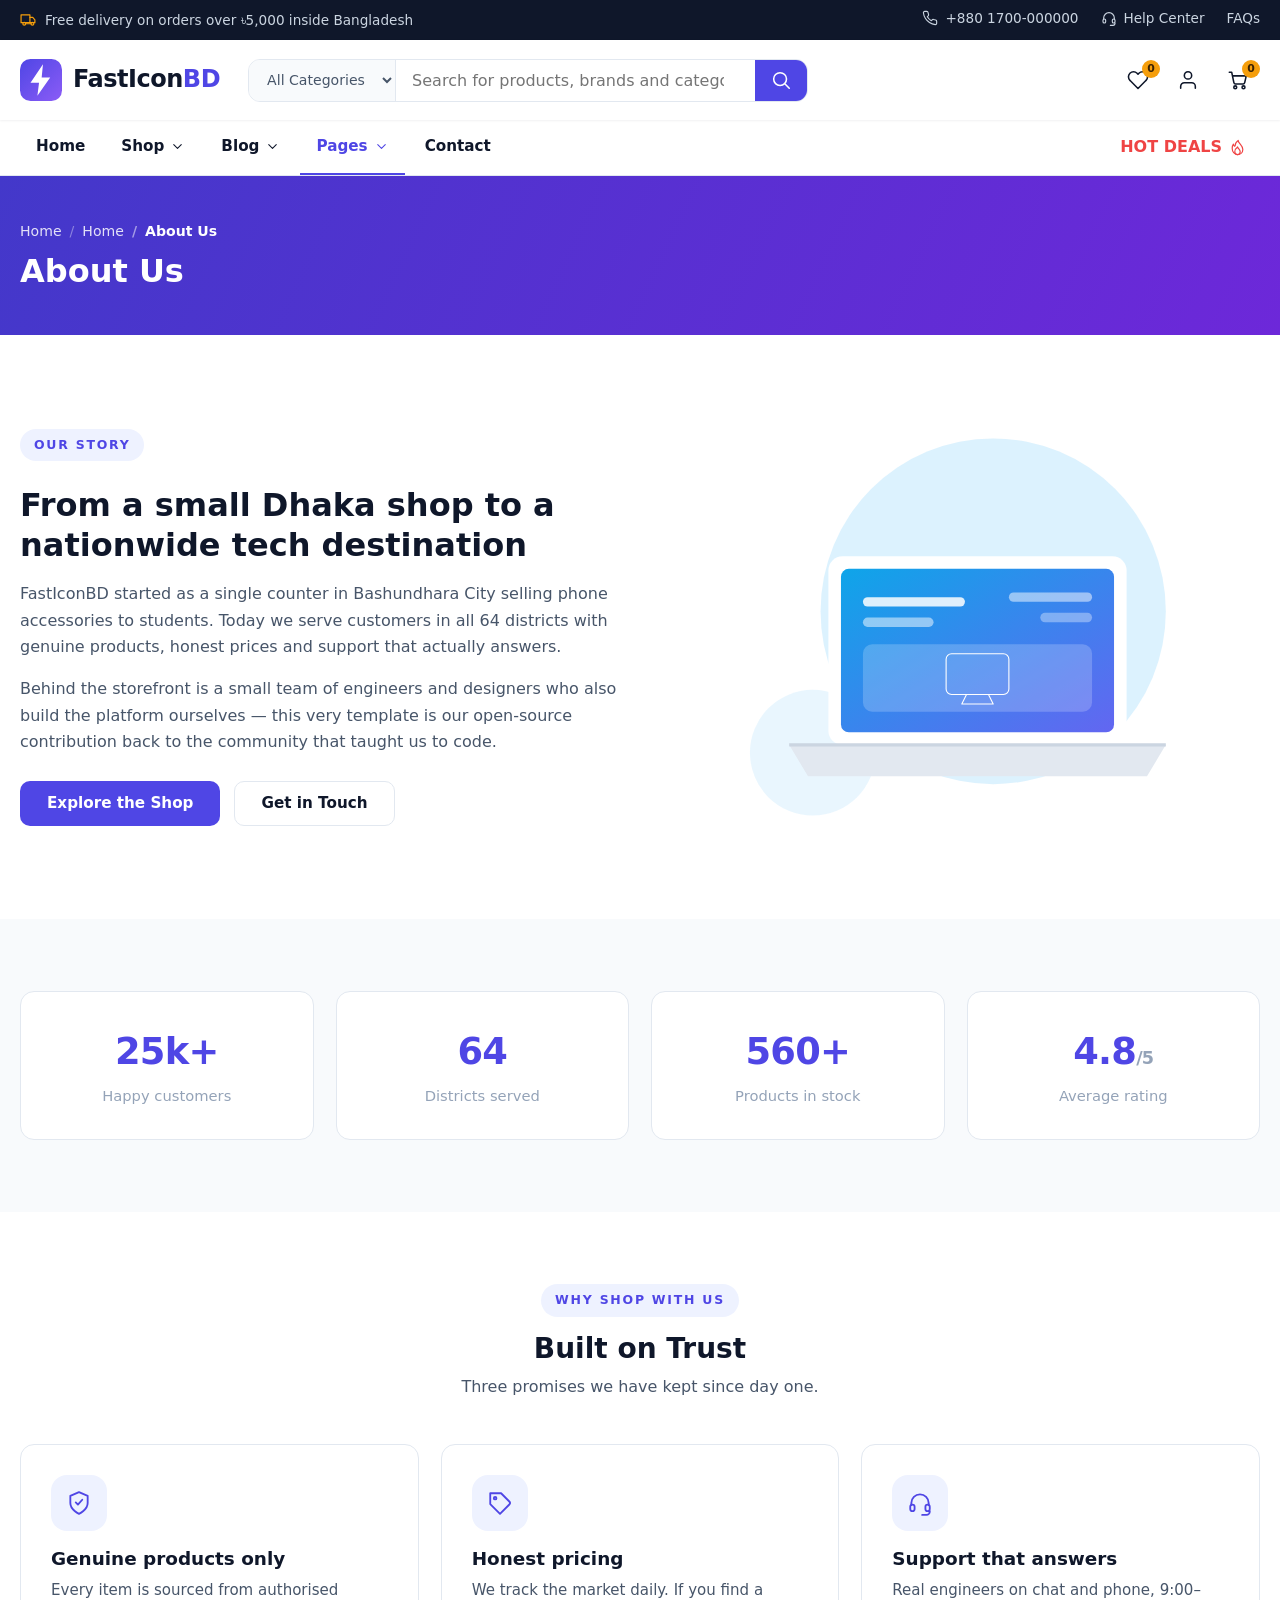
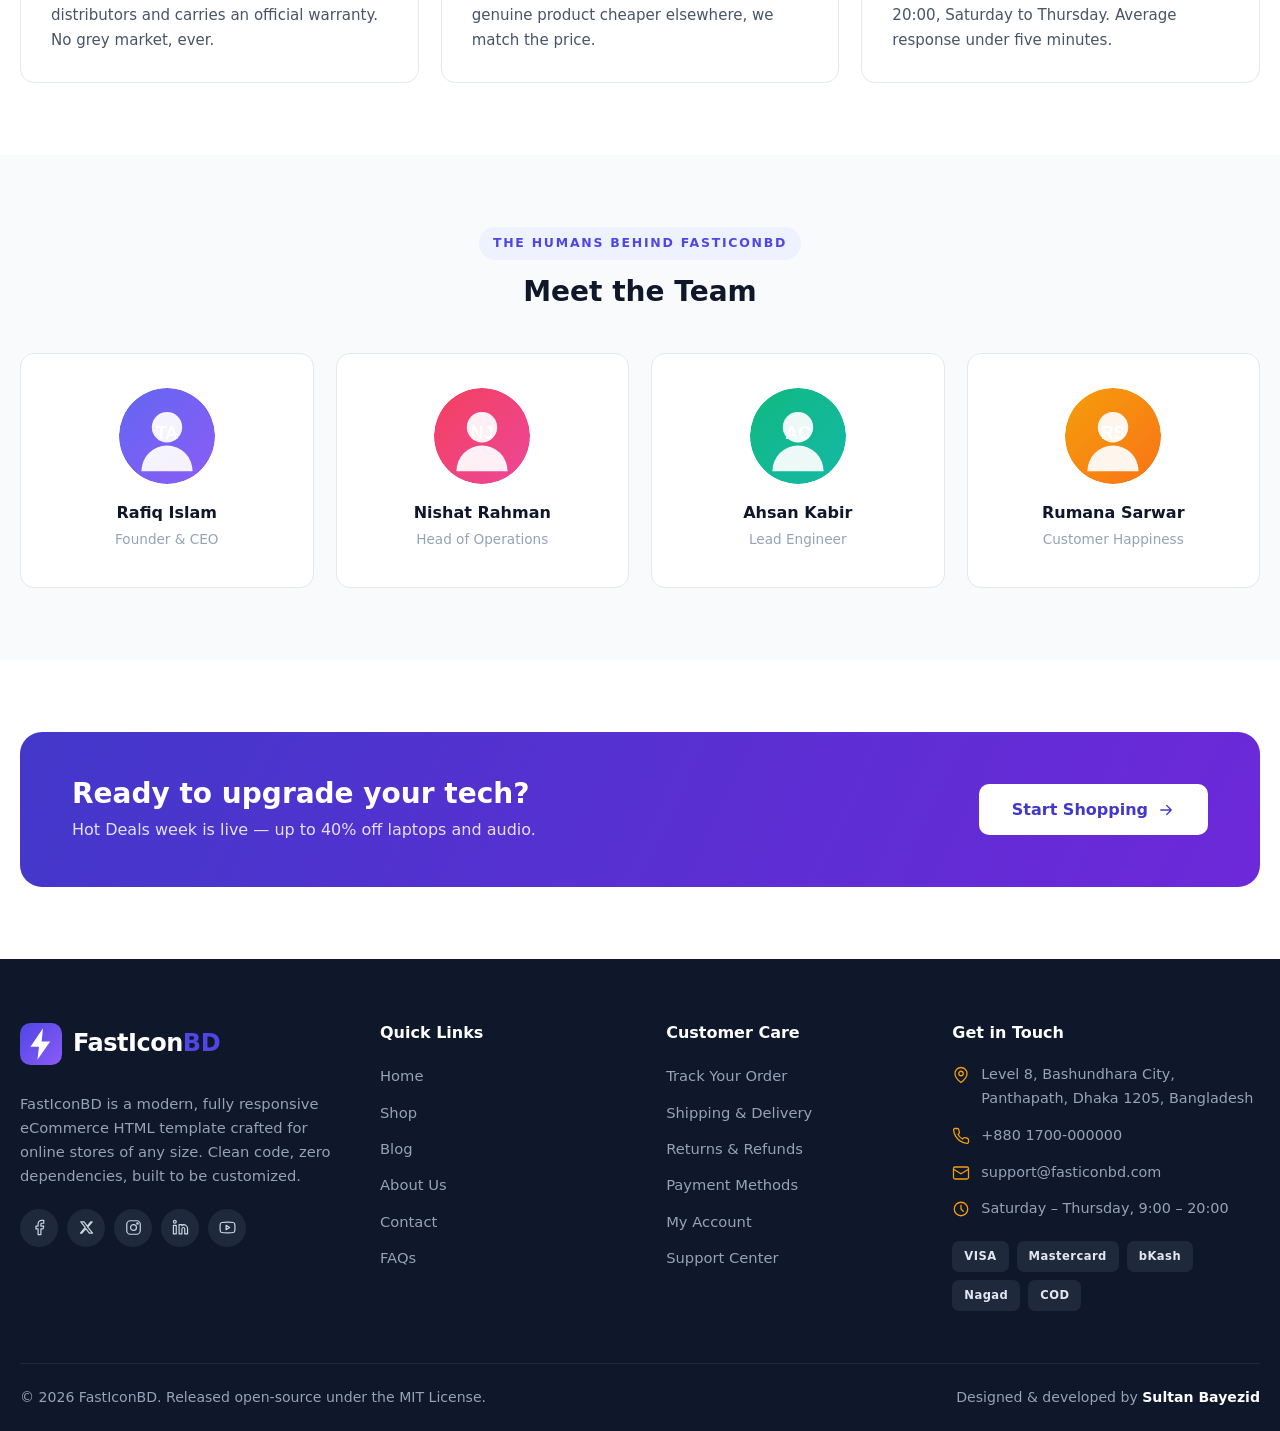
<file: about.html>
<!DOCTYPE html>
<html lang="en">
<head>
<meta charset="UTF-8">
<meta name="viewport" content="width=device-width, initial-scale=1.0">
<title>About Us · FastIconBD eCommerce HTML Template</title>
<meta name="description" content="The story behind FastIconBD — a nationwide Bangladeshi tech retailer built on genuine products and honest prices.">
<meta name="author" content="Sultan Bayezid">
<meta name="theme-color" content="#4f46e5">
<link rel="icon" type="image/svg+xml" href="assets/favicon.svg">
<link rel="stylesheet" href="assets/css/style.css">
</head>
<body>
<a class="skip-link" href="#main">Skip to content</a>
<div class="topbar">
  <div class="container topbar__inner">
    <p class="topbar__note"><svg class="ic" viewBox="0 0 24 24" fill="none" stroke="currentColor" stroke-width="1.7" stroke-linecap="round" stroke-linejoin="round" aria-hidden="true"><path d="M1.5 5.5h12.5v11H1.5z"/><path d="M14 9h4l3 3.5v4h-7"/><circle cx="6" cy="18" r="2"/><circle cx="17.5" cy="18" r="2"/><path d="M8 18h7.5"/></svg> Free delivery on orders over ৳5,000 inside Bangladesh</p>
    <ul class="topbar__links">
      <li><a href="#footer"><svg class="ic" viewBox="0 0 24 24" fill="none" stroke="currentColor" stroke-width="1.7" stroke-linecap="round" stroke-linejoin="round" aria-hidden="true"><path d="M22 16.9v3a2 2 0 0 1-2.2 2 19.8 19.8 0 0 1-8.6-3.1 19.5 19.5 0 0 1-6-6A19.8 19.8 0 0 1 2.1 4.2 2 2 0 0 1 4.1 2h3a2 2 0 0 1 2 1.7c.1 1 .4 2 .7 2.9a2 2 0 0 1-.5 2.1L8 10a16 16 0 0 0 6 6l1.3-1.3a2 2 0 0 1 2.1-.4c.9.3 1.9.6 2.9.7a2 2 0 0 1 1.7 2z"/></svg> +880 1700-000000</a></li>
      <li><a href="contact.html"><svg class="ic" viewBox="0 0 24 24" fill="none" stroke="currentColor" stroke-width="1.7" stroke-linecap="round" stroke-linejoin="round" aria-hidden="true"><path d="M4 14v-2a8 8 0 0 1 16 0v2"/><rect x="3" y="13.5" width="4" height="6" rx="2"/><rect x="17" y="13.5" width="4" height="6" rx="2"/><path d="M21 19.5v.5a3 3 0 0 1-3 3h-4"/></svg> Help Center</a></li>
      <li><a href="faq.html">FAQs</a></li>
    </ul>
  </div>
</div>
<header class="header" id="header">
  <div class="container header__main">
    <a class="logo" href="index.html" aria-label="FastIconBD home">
<svg class="logo__mark" viewBox="0 0 64 64" aria-hidden="true"><defs><linearGradient id="lg" x1="0" y1="0" x2="1" y2="1"><stop offset="0" stop-color="#4f46e5"/><stop offset="1" stop-color="#8b5cf6"/></linearGradient></defs><rect width="64" height="64" rx="16" fill="url(#lg)"/><path d="M35 8 16 36h13l-2.5 20L46 28H33l2-20z" fill="#fff"/></svg>
<span class="logo__text">FastIcon<em>BD</em></span>
</a>
    <form class="header__search" role="search" action="shop.html" onsubmit="return false">
      <div class="header__search-box">
        <select class="header__search-cat" aria-label="Search category">
          <option>All Categories</option><option>Smartphones</option><option>Laptops</option><option>Audio</option><option>Cameras</option><option>Wearables</option><option>Gaming</option><option>Accessories</option><option>Tablets</option>
        </select>
        <input type="search" placeholder="Search for products, brands and categories…" aria-label="Search products">
        <button type="submit" class="header__search-btn" aria-label="Search"><svg class="ic" viewBox="0 0 24 24" fill="none" stroke="currentColor" stroke-width="1.7" stroke-linecap="round" stroke-linejoin="round" aria-hidden="true"><circle cx="11" cy="11" r="7"/><path d="m21 21-4.3-4.3"/></svg></button>
      </div>
    </form>
    <div class="header__actions">
      <a class="header__icon" href="wishlist.html" aria-label="Wishlist"><svg class="ic" viewBox="0 0 24 24" fill="none" stroke="currentColor" stroke-width="1.7" stroke-linecap="round" stroke-linejoin="round" aria-hidden="true"><path d="M20.8 4.6a5.5 5.5 0 0 0-7.8 0L12 5.7l-1-1.1a5.5 5.5 0 0 0-7.8 7.8l1 1L12 21.2l7.8-7.8 1-1a5.5 5.5 0 0 0 0-7.8z"/></svg><span class="count js-wish-count">0</span></a>
      <a class="header__icon" href="login.html" aria-label="Account"><svg class="ic" viewBox="0 0 24 24" fill="none" stroke="currentColor" stroke-width="1.7" stroke-linecap="round" stroke-linejoin="round" aria-hidden="true"><path d="M20 21v-2a4 4 0 0 0-4-4H8a4 4 0 0 0-4 4v2"/><circle cx="12" cy="7" r="4"/></svg></a>
      <a class="header__icon header__icon--cart" href="cart.html" aria-label="Cart"><svg class="ic" viewBox="0 0 24 24" fill="none" stroke="currentColor" stroke-width="1.7" stroke-linecap="round" stroke-linejoin="round" aria-hidden="true"><circle cx="9" cy="20" r="1.6"/><circle cx="18" cy="20" r="1.6"/><path d="M2.5 3.5h2.6l2.4 11.4a1.8 1.8 0 0 0 1.8 1.4h8.2a1.8 1.8 0 0 0 1.8-1.4L21 7.5H6.2"/></svg><span class="count js-cart-count">0</span></a>
      <button class="header__burger" type="button" aria-label="Open menu" aria-expanded="false"><svg class="ic" viewBox="0 0 24 24" fill="none" stroke="currentColor" stroke-width="1.7" stroke-linecap="round" stroke-linejoin="round" aria-hidden="true"><path d="M3 6h18M3 12h18M3 18h18"/></svg></button>
    </div>
  </div>
</header>
<nav class="nav" aria-label="Primary">
  <div class="container nav__inner">
    <ul class="nav__list">
      <li class="nav__item" data-nav="home"><a href="index.html">Home</a></li>
      <li class="nav__item has-drop" data-nav="shop"><a href="shop.html">Shop <svg class="ic" viewBox="0 0 24 24" fill="none" stroke="currentColor" stroke-width="1.7" stroke-linecap="round" stroke-linejoin="round" aria-hidden="true"><path d="m6 9 6 6 6-6"/></svg></a>
        <ul class="drop">
          <li><a href="shop.html">All Products</a></li>
          <li><a href="shop.html">Smartphones</a></li>
          <li><a href="shop.html">Laptops</a></li>
          <li><a href="shop.html">Audio</a></li>
          <li><a href="shop.html">Cameras</a></li>
          <li><a href="shop.html">Wearables</a></li>
          <li><a href="shop.html">Gaming</a></li>
          <li><a href="shop.html">Accessories</a></li>
        </ul>
      </li>
      <li class="nav__item has-drop" data-nav="blog"><a href="blog.html">Blog <svg class="ic" viewBox="0 0 24 24" fill="none" stroke="currentColor" stroke-width="1.7" stroke-linecap="round" stroke-linejoin="round" aria-hidden="true"><path d="m6 9 6 6 6-6"/></svg></a>
        <ul class="drop">
          <li><a href="blog.html">All Posts</a></li>
          <li><a href="blog-single.html">Post Detail</a></li>
        </ul>
      </li>
      <li class="nav__item has-drop" data-nav="pages" data-active><a href="about.html">Pages <svg class="ic" viewBox="0 0 24 24" fill="none" stroke="currentColor" stroke-width="1.7" stroke-linecap="round" stroke-linejoin="round" aria-hidden="true"><path d="m6 9 6 6 6-6"/></svg></a>
        <ul class="drop">
          <li><a href="about.html">About Us</a></li>
          <li><a href="contact.html">Contact</a></li>
          <li><a href="faq.html">FAQs</a></li>
          <li><a href="wishlist.html">Wishlist</a></li>
          <li><a href="cart.html">Shopping Cart</a></li>
          <li><a href="checkout.html">Checkout</a></li>
          <li><a href="login.html">Login</a></li>
          <li><a href="register.html">Register</a></li>
          <li><a href="404.html">404 Page</a></li>
        </ul>
      </li>
      <li class="nav__item" data-nav="contact"><a href="contact.html">Contact</a></li>
    </ul>
    <a class="nav__deal" href="shop.html">HOT DEALS <svg class="ic" viewBox="0 0 24 24" fill="none" stroke="currentColor" stroke-width="1.7" stroke-linecap="round" stroke-linejoin="round" aria-hidden="true"><path d="M12 22c4.4 0 7.5-3 7.5-7.2 0-3.6-2.4-6-4.2-8.2C13.9 5 13 3.4 13 2c-3 2-4.2 5-4.2 6.8 0 .9-.7 1.4-1.4 1-.7-.5-1.2-1.6-1.2-2.6C4.7 9.3 4.5 11.7 4.5 13 4.5 18 7.6 22 12 22z"/><path d="M12 22c2.2 0 3.8-1.7 3.8-4 0-1.9-1.3-3.3-2.4-4.6-.6-.7-1-1.4-1.3-2.2-1.5 1.1-3.9 3.3-3.9 6.8 0 2.3 1.6 4 3.8 4z"/></svg></a>
  </div>
</nav>
<button type="button" class="nav__backdrop" aria-label="Close menu"></button>
<main id="main">
<div class="page-head">
  <div class="container">
    <nav class="breadcrumb" aria-label="Breadcrumb">
      <ol>
        <li><a href="index.html">Home</a></li><li><a href="index.html">Home</a></li>
        <li aria-current="page">About Us</li>
      </ol>
    </nav>
    <h1 class="page-head__title">About Us</h1>
  </div>
</div>
<section class="section">
  <div class="container about-hero">
    <div class="about-hero__copy">
      <span class="eyebrow">Our story</span>
      <h2>From a small Dhaka shop to a nationwide tech destination</h2>
      <p>FastIconBD started as a single counter in Bashundhara City selling phone accessories to students. Today we serve customers in all 64 districts with genuine products, honest prices and support that actually answers.</p>
      <p>Behind the storefront is a small team of engineers and designers who also build the platform ourselves — this very template is our open-source contribution back to the community that taught us to code.</p>
      <div class="about-hero__cta"><a href="shop.html" class="btn btn--primary">Explore the Shop</a><a href="contact.html" class="btn btn--ghost-dark">Get in Touch</a></div>
    </div>
    <div class="about-hero__art"><img src="assets/img/hero/hero-3.svg" alt="" width="720" height="560" loading="lazy"></div>
  </div>
</section>
<section class="section section--alt">
  <div class="container">
    <div class="stats">
      <div class="stat reveal"><strong>25k+</strong><span>Happy customers</span></div>
      <div class="stat reveal"><strong>64</strong><span>Districts served</span></div>
      <div class="stat reveal"><strong>560+</strong><span>Products in stock</span></div>
      <div class="stat reveal"><strong>4.8<small>/5</small></strong><span>Average rating</span></div>
    </div>
  </div>
</section>
<section class="section">
  <div class="container">
    <div class="section-head">
  <span class="eyebrow">Why shop with us</span>
  <h2>Built on Trust</h2>
  <p>Three promises we have kept since day one.</p>
</div>
    <div class="value-grid">
      <div class="value-card reveal"><div class="feature__icon"><svg class="ic" viewBox="0 0 24 24" fill="none" stroke="currentColor" stroke-width="1.7" stroke-linecap="round" stroke-linejoin="round" aria-hidden="true"><path d="M12 22s8-3.6 8-10V5.5L12 2 4 5.5V12c0 6.4 8 10 8 10z"/><path d="m9 11.5 2 2 4-4.5"/></svg></div><h3>Genuine products only</h3><p>Every item is sourced from authorised distributors and carries an official warranty. No grey market, ever.</p></div>
      <div class="value-card reveal"><div class="feature__icon"><svg class="ic" viewBox="0 0 24 24" fill="none" stroke="currentColor" stroke-width="1.7" stroke-linecap="round" stroke-linejoin="round" aria-hidden="true"><path d="M20.6 13.4 12 22l-9-9V3h10l7.6 7.6a2 2 0 0 1 0 2.8z"/><circle cx="7.5" cy="7.5" r="1.2"/></svg></div><h3>Honest pricing</h3><p>We track the market daily. If you find a genuine product cheaper elsewhere, we match the price.</p></div>
      <div class="value-card reveal"><div class="feature__icon"><svg class="ic" viewBox="0 0 24 24" fill="none" stroke="currentColor" stroke-width="1.7" stroke-linecap="round" stroke-linejoin="round" aria-hidden="true"><path d="M4 14v-2a8 8 0 0 1 16 0v2"/><rect x="3" y="13.5" width="4" height="6" rx="2"/><rect x="17" y="13.5" width="4" height="6" rx="2"/><path d="M21 19.5v.5a3 3 0 0 1-3 3h-4"/></svg></div><h3>Support that answers</h3><p>Real engineers on chat and phone, 9:00–20:00, Saturday to Thursday. Average response under five minutes.</p></div>
    </div>
  </div>
</section>
<section class="section section--alt">
  <div class="container">
    <div class="section-head">
  <span class="eyebrow">The humans behind FastIconBD</span>
  <h2>Meet the Team</h2>
  
</div>
    <div class="team-grid">
      <figure class="team-card reveal"><img src="assets/img/avatars/avatar-1.svg" alt="" width="240" height="240" loading="lazy"><figcaption><strong>Rafiq Islam</strong><span>Founder &amp; CEO</span></figcaption></figure>
      <figure class="team-card reveal"><img src="assets/img/avatars/avatar-2.svg" alt="" width="240" height="240" loading="lazy"><figcaption><strong>Nishat Rahman</strong><span>Head of Operations</span></figcaption></figure>
      <figure class="team-card reveal"><img src="assets/img/avatars/avatar-3.svg" alt="" width="240" height="240" loading="lazy"><figcaption><strong>Ahsan Kabir</strong><span>Lead Engineer</span></figcaption></figure>
      <figure class="team-card reveal"><img src="assets/img/avatars/avatar-4.svg" alt="" width="240" height="240" loading="lazy"><figcaption><strong>Rumana Sarwar</strong><span>Customer Happiness</span></figcaption></figure>
    </div>
  </div>
</section>
<section class="section">
  <div class="container">
    <div class="cta-band reveal">
      <div>
        <h2>Ready to upgrade your tech?</h2>
        <p>Hot Deals week is live — up to 40% off laptops and audio.</p>
      </div>
      <a href="shop.html" class="btn btn--light btn--lg">Start Shopping <svg class="ic" viewBox="0 0 24 24" fill="none" stroke="currentColor" stroke-width="1.7" stroke-linecap="round" stroke-linejoin="round" aria-hidden="true"><path d="M5 12h14M13 6l6 6-6 6"/></svg></a>
    </div>
  </div>
</section>
</main>
<footer class="footer" id="footer">
  <div class="container">
    <div class="footer__grid">
      <div class="footer__col footer__about">
        <a class="logo" href="index.html" aria-label="FastIconBD home">
<svg class="logo__mark" viewBox="0 0 64 64" aria-hidden="true"><defs><linearGradient id="lg" x1="0" y1="0" x2="1" y2="1"><stop offset="0" stop-color="#4f46e5"/><stop offset="1" stop-color="#8b5cf6"/></linearGradient></defs><rect width="64" height="64" rx="16" fill="url(#lg)"/><path d="M35 8 16 36h13l-2.5 20L46 28H33l2-20z" fill="#fff"/></svg>
<span class="logo__text">FastIcon<em>BD</em></span>
</a>
        <p>FastIconBD is a modern, fully responsive eCommerce HTML template crafted for online stores of any size. Clean code, zero dependencies, built to be customized.</p>
        <div class="social">
          <a href="#" aria-label="Facebook"><svg class="ic" viewBox="0 0 24 24" fill="none" stroke="currentColor" stroke-width="1.7" stroke-linecap="round" stroke-linejoin="round" aria-hidden="true"><path d="M18 2h-3a5 5 0 0 0-5 5v3H7v4h3v8h4v-8h3l1-4h-4V7a1 1 0 0 1 1-1h3z"/></svg></a>
          <a href="#" aria-label="Twitter / X"><svg class="ic" viewBox="0 0 24 24" fill="none" stroke="currentColor" stroke-width="1.7" stroke-linecap="round" stroke-linejoin="round" aria-hidden="true"><path d="M4 4h4.5l4.5 6L18 4h2l-6.3 7.6L20.5 20H16l-4.8-6.4L5.5 20h-2l6.7-8.1z"/></svg></a>
          <a href="#" aria-label="Instagram"><svg class="ic" viewBox="0 0 24 24" fill="none" stroke="currentColor" stroke-width="1.7" stroke-linecap="round" stroke-linejoin="round" aria-hidden="true"><rect x="2.5" y="2.5" width="19" height="19" rx="5"/><circle cx="12" cy="12" r="4.2"/><circle cx="17.6" cy="6.4" r="1"/></svg></a>
          <a href="#" aria-label="LinkedIn"><svg class="ic" viewBox="0 0 24 24" fill="none" stroke="currentColor" stroke-width="1.7" stroke-linecap="round" stroke-linejoin="round" aria-hidden="true"><path d="M16 8a6 6 0 0 1 6 6v7h-4v-7a2 2 0 0 0-4 0v7h-4V8h4v1.5A6 6 0 0 1 16 8z"/><rect x="2" y="9" width="4" height="12"/><circle cx="4" cy="4" r="2"/></svg></a>
          <a href="#" aria-label="YouTube"><svg class="ic" viewBox="0 0 24 24" fill="none" stroke="currentColor" stroke-width="1.7" stroke-linecap="round" stroke-linejoin="round" aria-hidden="true"><path d="M22.5 12s0-3.4-.4-5a2.8 2.8 0 0 0-2-2C18.4 4.5 12 4.5 12 4.5s-6.4 0-8.1.5a2.8 2.8 0 0 0-2 2c-.4 1.6-.4 5-.4 5s0 3.4.4 5a2.8 2.8 0 0 0 2 2c1.7.5 8.1.5 8.1.5s6.4 0 8.1-.5a2.8 2.8 0 0 0 2-2c.4-1.6.4-5 .4-5z"/><path d="m10 9 5 3-5 3z"/></svg></a>
        </div>
      </div>
      <div class="footer__col">
        <h4 class="footer__title">Quick Links</h4>
        <ul class="footer__links">
          <li><a href="index.html">Home</a></li>
          <li><a href="shop.html">Shop</a></li>
          <li><a href="blog.html">Blog</a></li>
          <li><a href="about.html">About Us</a></li>
          <li><a href="contact.html">Contact</a></li>
          <li><a href="faq.html">FAQs</a></li>
        </ul>
      </div>
      <div class="footer__col">
        <h4 class="footer__title">Customer Care</h4>
        <ul class="footer__links">
          <li><a href="faq.html">Track Your Order</a></li>
          <li><a href="faq.html">Shipping &amp; Delivery</a></li>
          <li><a href="faq.html">Returns &amp; Refunds</a></li>
          <li><a href="faq.html">Payment Methods</a></li>
          <li><a href="login.html">My Account</a></li>
          <li><a href="contact.html">Support Center</a></li>
        </ul>
      </div>
      <div class="footer__col">
        <h4 class="footer__title">Get in Touch</h4>
        <ul class="footer__contact">
          <li><svg class="ic" viewBox="0 0 24 24" fill="none" stroke="currentColor" stroke-width="1.7" stroke-linecap="round" stroke-linejoin="round" aria-hidden="true"><path d="M20 10c0 6-8 12-8 12s-8-6-8-12a8 8 0 0 1 16 0z"/><circle cx="12" cy="10" r="3"/></svg> <span>Level 8, Bashundhara City, Panthapath, Dhaka 1205, Bangladesh</span></li>
          <li><svg class="ic" viewBox="0 0 24 24" fill="none" stroke="currentColor" stroke-width="1.7" stroke-linecap="round" stroke-linejoin="round" aria-hidden="true"><path d="M22 16.9v3a2 2 0 0 1-2.2 2 19.8 19.8 0 0 1-8.6-3.1 19.5 19.5 0 0 1-6-6A19.8 19.8 0 0 1 2.1 4.2 2 2 0 0 1 4.1 2h3a2 2 0 0 1 2 1.7c.1 1 .4 2 .7 2.9a2 2 0 0 1-.5 2.1L8 10a16 16 0 0 0 6 6l1.3-1.3a2 2 0 0 1 2.1-.4c.9.3 1.9.6 2.9.7a2 2 0 0 1 1.7 2z"/></svg> <span>+880 1700-000000</span></li>
          <li><svg class="ic" viewBox="0 0 24 24" fill="none" stroke="currentColor" stroke-width="1.7" stroke-linecap="round" stroke-linejoin="round" aria-hidden="true"><rect x="2" y="4" width="20" height="16" rx="2"/><path d="m22 7-10 6L2 7"/></svg> <span>support@fasticonbd.com</span></li>
          <li><svg class="ic" viewBox="0 0 24 24" fill="none" stroke="currentColor" stroke-width="1.7" stroke-linecap="round" stroke-linejoin="round" aria-hidden="true"><circle cx="12" cy="12" r="9"/><path d="M12 7v5l3 3"/></svg> <span>Saturday – Thursday, 9:00 – 20:00</span></li>
        </ul>
        <div class="payments" aria-label="Accepted payment methods">
          <span class="pay-chip">VISA</span><span class="pay-chip">Mastercard</span><span class="pay-chip">bKash</span><span class="pay-chip">Nagad</span><span class="pay-chip">COD</span>
        </div>
      </div>
    </div>
    <div class="footer__bottom">
      <p>© 2026 FastIconBD. Released open-source under the MIT License.</p>
      <p class="footer__credit">Designed &amp; developed by <a href="https://lastlineweb.com" rel="noopener">Sultan Bayezid</a></p>
    </div>
  </div>
</footer>
<button type="button" class="back-to-top" aria-label="Back to top"><svg class="ic" viewBox="0 0 24 24" fill="none" stroke="currentColor" stroke-width="1.7" stroke-linecap="round" stroke-linejoin="round" aria-hidden="true"><path d="m6 9 6 6 6-6"/></svg></button>
<div class="toast-region" aria-live="polite"></div>
<script src="assets/js/main.js"></script>
</body>
</html>
</file>
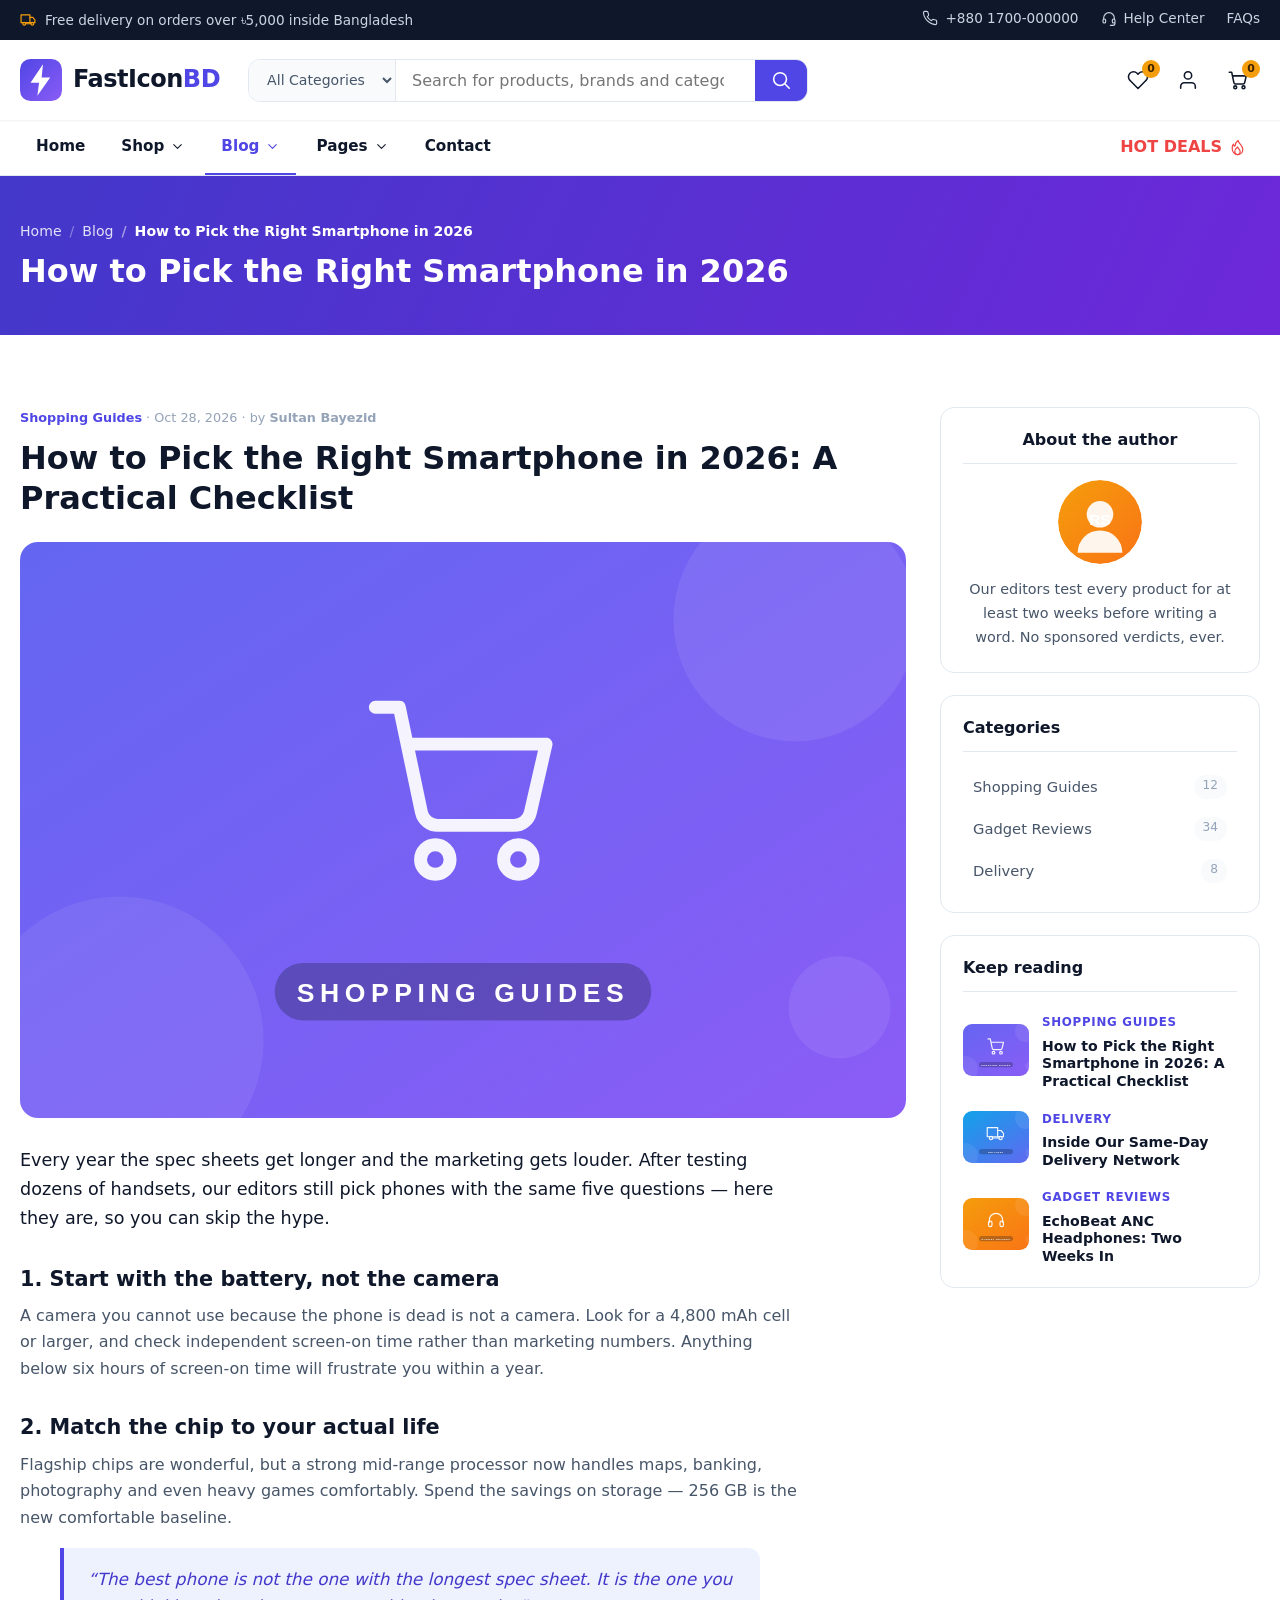
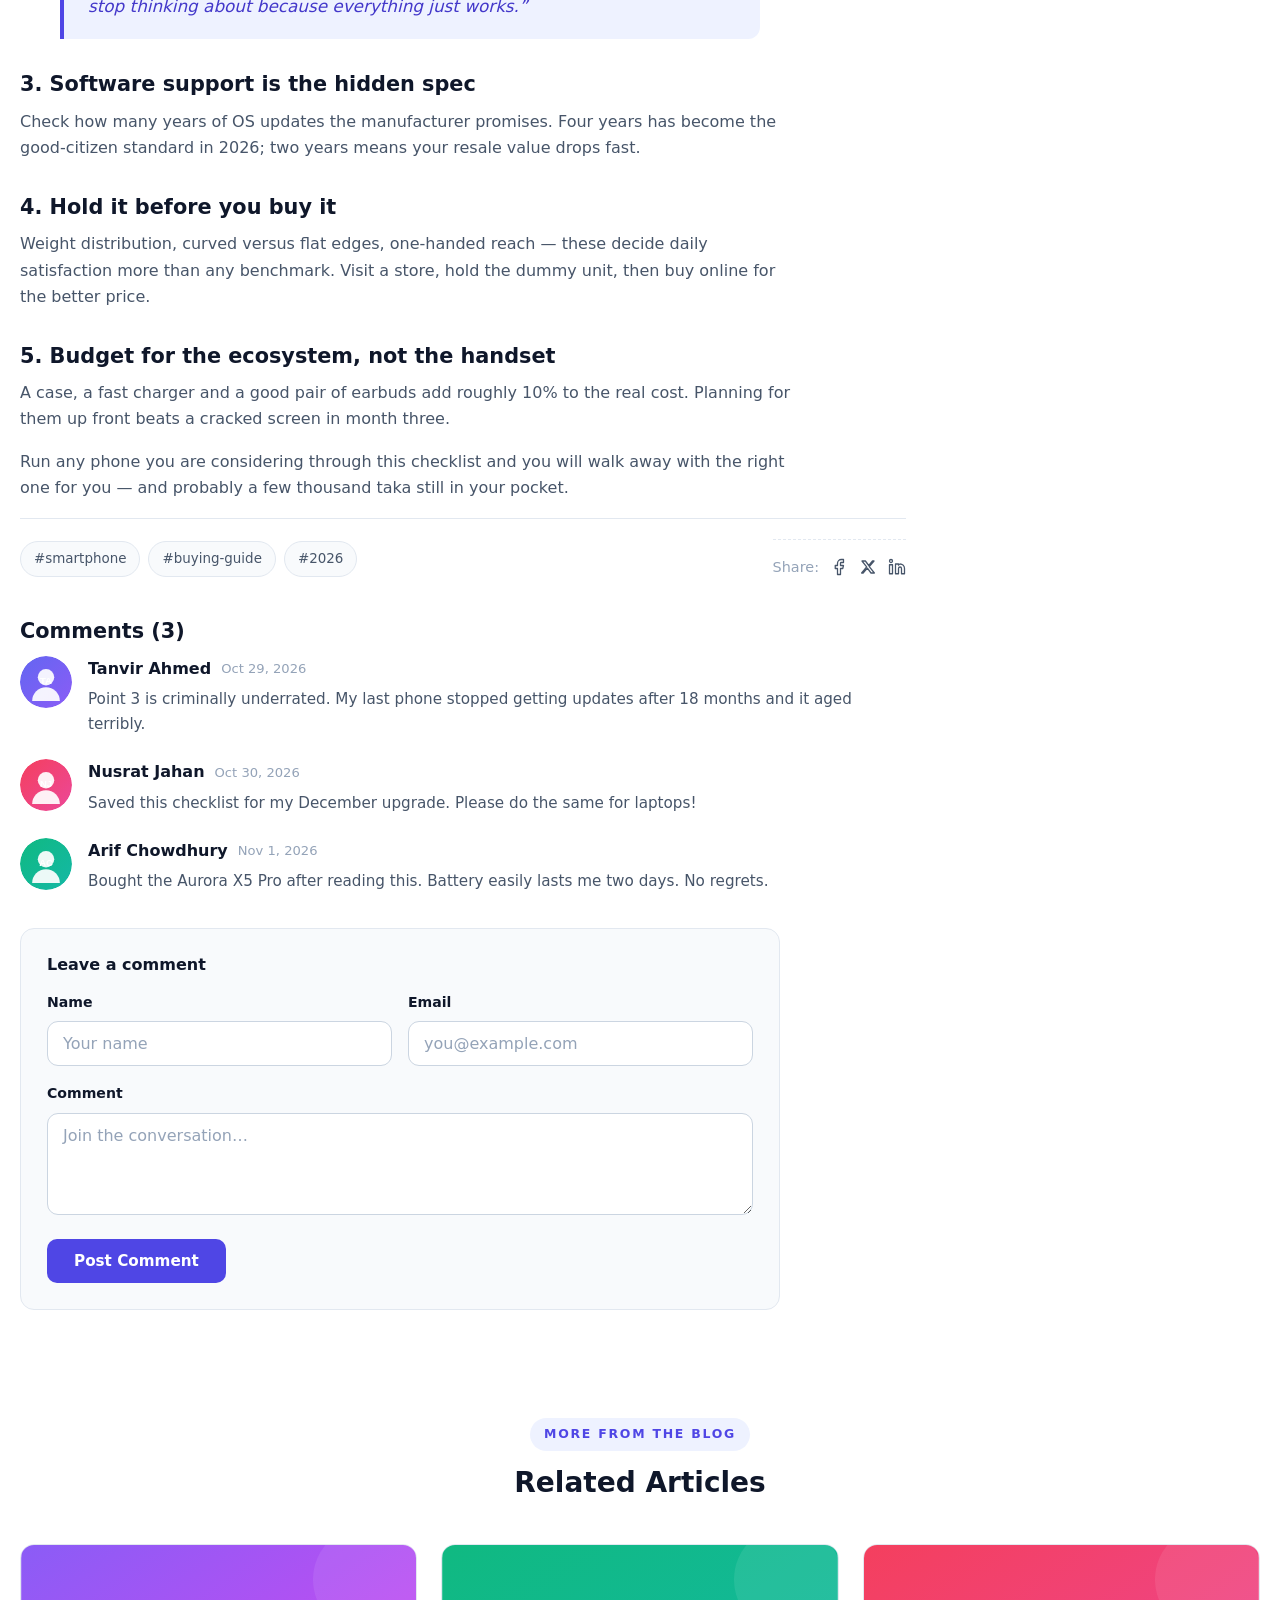
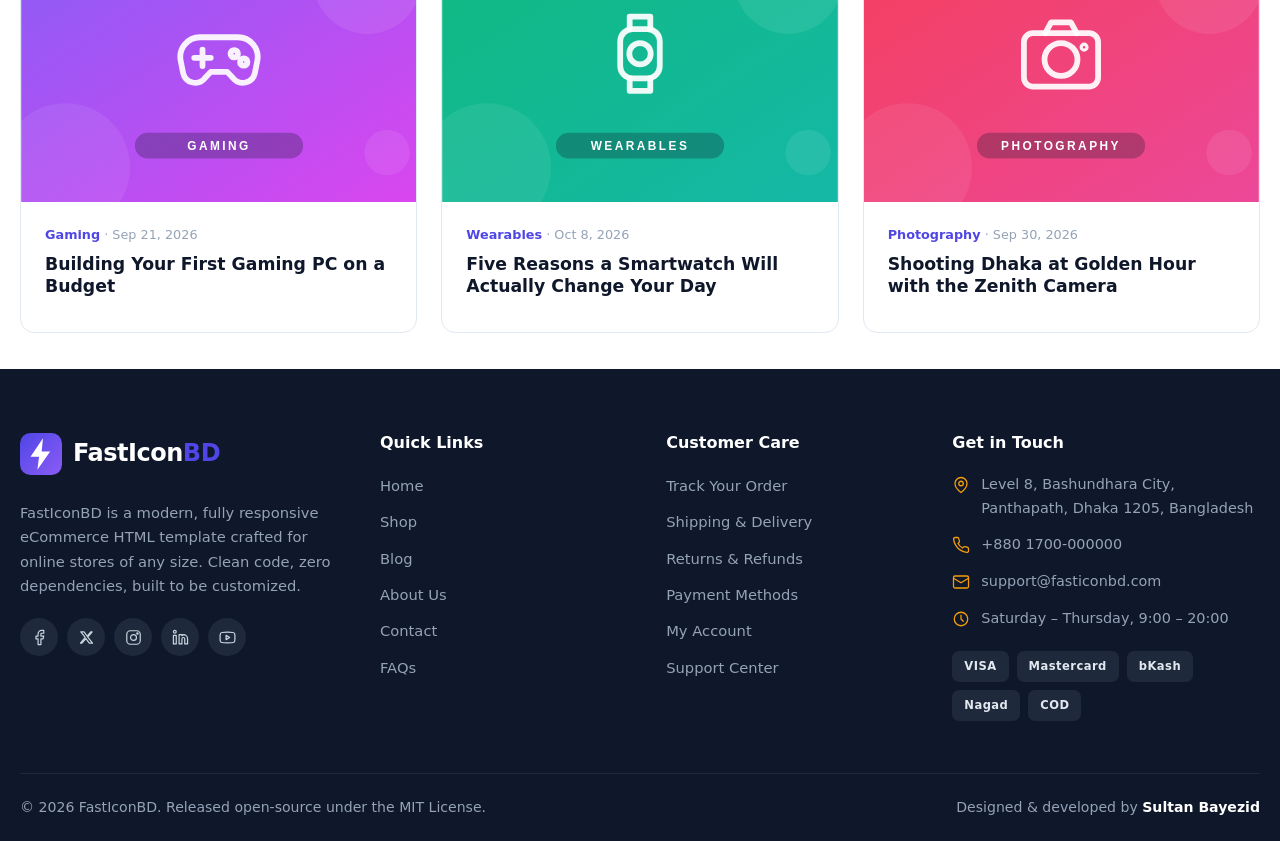
<file: blog-single.html>
<!DOCTYPE html>
<html lang="en">
<head>
<meta charset="UTF-8">
<meta name="viewport" content="width=device-width, initial-scale=1.0">
<title>Blog Post · FastIconBD eCommerce HTML Template</title>
<meta name="description" content="How to pick the right smartphone in 2026 — a practical checklist from the FastIconBD editors.">
<meta name="author" content="Sultan Bayezid">
<meta name="theme-color" content="#4f46e5">
<link rel="icon" type="image/svg+xml" href="assets/favicon.svg">
<link rel="stylesheet" href="assets/css/style.css">
</head>
<body>
<a class="skip-link" href="#main">Skip to content</a>
<div class="topbar">
  <div class="container topbar__inner">
    <p class="topbar__note"><svg class="ic" viewBox="0 0 24 24" fill="none" stroke="currentColor" stroke-width="1.7" stroke-linecap="round" stroke-linejoin="round" aria-hidden="true"><path d="M1.5 5.5h12.5v11H1.5z"/><path d="M14 9h4l3 3.5v4h-7"/><circle cx="6" cy="18" r="2"/><circle cx="17.5" cy="18" r="2"/><path d="M8 18h7.5"/></svg> Free delivery on orders over ৳5,000 inside Bangladesh</p>
    <ul class="topbar__links">
      <li><a href="#footer"><svg class="ic" viewBox="0 0 24 24" fill="none" stroke="currentColor" stroke-width="1.7" stroke-linecap="round" stroke-linejoin="round" aria-hidden="true"><path d="M22 16.9v3a2 2 0 0 1-2.2 2 19.8 19.8 0 0 1-8.6-3.1 19.5 19.5 0 0 1-6-6A19.8 19.8 0 0 1 2.1 4.2 2 2 0 0 1 4.1 2h3a2 2 0 0 1 2 1.7c.1 1 .4 2 .7 2.9a2 2 0 0 1-.5 2.1L8 10a16 16 0 0 0 6 6l1.3-1.3a2 2 0 0 1 2.1-.4c.9.3 1.9.6 2.9.7a2 2 0 0 1 1.7 2z"/></svg> +880 1700-000000</a></li>
      <li><a href="contact.html"><svg class="ic" viewBox="0 0 24 24" fill="none" stroke="currentColor" stroke-width="1.7" stroke-linecap="round" stroke-linejoin="round" aria-hidden="true"><path d="M4 14v-2a8 8 0 0 1 16 0v2"/><rect x="3" y="13.5" width="4" height="6" rx="2"/><rect x="17" y="13.5" width="4" height="6" rx="2"/><path d="M21 19.5v.5a3 3 0 0 1-3 3h-4"/></svg> Help Center</a></li>
      <li><a href="faq.html">FAQs</a></li>
    </ul>
  </div>
</div>
<header class="header" id="header">
  <div class="container header__main">
    <a class="logo" href="index.html" aria-label="FastIconBD home">
<svg class="logo__mark" viewBox="0 0 64 64" aria-hidden="true"><defs><linearGradient id="lg" x1="0" y1="0" x2="1" y2="1"><stop offset="0" stop-color="#4f46e5"/><stop offset="1" stop-color="#8b5cf6"/></linearGradient></defs><rect width="64" height="64" rx="16" fill="url(#lg)"/><path d="M35 8 16 36h13l-2.5 20L46 28H33l2-20z" fill="#fff"/></svg>
<span class="logo__text">FastIcon<em>BD</em></span>
</a>
    <form class="header__search" role="search" action="shop.html" onsubmit="return false">
      <div class="header__search-box">
        <select class="header__search-cat" aria-label="Search category">
          <option>All Categories</option><option>Smartphones</option><option>Laptops</option><option>Audio</option><option>Cameras</option><option>Wearables</option><option>Gaming</option><option>Accessories</option><option>Tablets</option>
        </select>
        <input type="search" placeholder="Search for products, brands and categories…" aria-label="Search products">
        <button type="submit" class="header__search-btn" aria-label="Search"><svg class="ic" viewBox="0 0 24 24" fill="none" stroke="currentColor" stroke-width="1.7" stroke-linecap="round" stroke-linejoin="round" aria-hidden="true"><circle cx="11" cy="11" r="7"/><path d="m21 21-4.3-4.3"/></svg></button>
      </div>
    </form>
    <div class="header__actions">
      <a class="header__icon" href="wishlist.html" aria-label="Wishlist"><svg class="ic" viewBox="0 0 24 24" fill="none" stroke="currentColor" stroke-width="1.7" stroke-linecap="round" stroke-linejoin="round" aria-hidden="true"><path d="M20.8 4.6a5.5 5.5 0 0 0-7.8 0L12 5.7l-1-1.1a5.5 5.5 0 0 0-7.8 7.8l1 1L12 21.2l7.8-7.8 1-1a5.5 5.5 0 0 0 0-7.8z"/></svg><span class="count js-wish-count">0</span></a>
      <a class="header__icon" href="login.html" aria-label="Account"><svg class="ic" viewBox="0 0 24 24" fill="none" stroke="currentColor" stroke-width="1.7" stroke-linecap="round" stroke-linejoin="round" aria-hidden="true"><path d="M20 21v-2a4 4 0 0 0-4-4H8a4 4 0 0 0-4 4v2"/><circle cx="12" cy="7" r="4"/></svg></a>
      <a class="header__icon header__icon--cart" href="cart.html" aria-label="Cart"><svg class="ic" viewBox="0 0 24 24" fill="none" stroke="currentColor" stroke-width="1.7" stroke-linecap="round" stroke-linejoin="round" aria-hidden="true"><circle cx="9" cy="20" r="1.6"/><circle cx="18" cy="20" r="1.6"/><path d="M2.5 3.5h2.6l2.4 11.4a1.8 1.8 0 0 0 1.8 1.4h8.2a1.8 1.8 0 0 0 1.8-1.4L21 7.5H6.2"/></svg><span class="count js-cart-count">0</span></a>
      <button class="header__burger" type="button" aria-label="Open menu" aria-expanded="false"><svg class="ic" viewBox="0 0 24 24" fill="none" stroke="currentColor" stroke-width="1.7" stroke-linecap="round" stroke-linejoin="round" aria-hidden="true"><path d="M3 6h18M3 12h18M3 18h18"/></svg></button>
    </div>
  </div>
</header>
<nav class="nav" aria-label="Primary">
  <div class="container nav__inner">
    <ul class="nav__list">
      <li class="nav__item" data-nav="home"><a href="index.html">Home</a></li>
      <li class="nav__item has-drop" data-nav="shop"><a href="shop.html">Shop <svg class="ic" viewBox="0 0 24 24" fill="none" stroke="currentColor" stroke-width="1.7" stroke-linecap="round" stroke-linejoin="round" aria-hidden="true"><path d="m6 9 6 6 6-6"/></svg></a>
        <ul class="drop">
          <li><a href="shop.html">All Products</a></li>
          <li><a href="shop.html">Smartphones</a></li>
          <li><a href="shop.html">Laptops</a></li>
          <li><a href="shop.html">Audio</a></li>
          <li><a href="shop.html">Cameras</a></li>
          <li><a href="shop.html">Wearables</a></li>
          <li><a href="shop.html">Gaming</a></li>
          <li><a href="shop.html">Accessories</a></li>
        </ul>
      </li>
      <li class="nav__item has-drop" data-nav="blog" data-active><a href="blog.html">Blog <svg class="ic" viewBox="0 0 24 24" fill="none" stroke="currentColor" stroke-width="1.7" stroke-linecap="round" stroke-linejoin="round" aria-hidden="true"><path d="m6 9 6 6 6-6"/></svg></a>
        <ul class="drop">
          <li><a href="blog.html">All Posts</a></li>
          <li><a href="blog-single.html">Post Detail</a></li>
        </ul>
      </li>
      <li class="nav__item has-drop" data-nav="pages"><a href="about.html">Pages <svg class="ic" viewBox="0 0 24 24" fill="none" stroke="currentColor" stroke-width="1.7" stroke-linecap="round" stroke-linejoin="round" aria-hidden="true"><path d="m6 9 6 6 6-6"/></svg></a>
        <ul class="drop">
          <li><a href="about.html">About Us</a></li>
          <li><a href="contact.html">Contact</a></li>
          <li><a href="faq.html">FAQs</a></li>
          <li><a href="wishlist.html">Wishlist</a></li>
          <li><a href="cart.html">Shopping Cart</a></li>
          <li><a href="checkout.html">Checkout</a></li>
          <li><a href="login.html">Login</a></li>
          <li><a href="register.html">Register</a></li>
          <li><a href="404.html">404 Page</a></li>
        </ul>
      </li>
      <li class="nav__item" data-nav="contact"><a href="contact.html">Contact</a></li>
    </ul>
    <a class="nav__deal" href="shop.html">HOT DEALS <svg class="ic" viewBox="0 0 24 24" fill="none" stroke="currentColor" stroke-width="1.7" stroke-linecap="round" stroke-linejoin="round" aria-hidden="true"><path d="M12 22c4.4 0 7.5-3 7.5-7.2 0-3.6-2.4-6-4.2-8.2C13.9 5 13 3.4 13 2c-3 2-4.2 5-4.2 6.8 0 .9-.7 1.4-1.4 1-.7-.5-1.2-1.6-1.2-2.6C4.7 9.3 4.5 11.7 4.5 13 4.5 18 7.6 22 12 22z"/><path d="M12 22c2.2 0 3.8-1.7 3.8-4 0-1.9-1.3-3.3-2.4-4.6-.6-.7-1-1.4-1.3-2.2-1.5 1.1-3.9 3.3-3.9 6.8 0 2.3 1.6 4 3.8 4z"/></svg></a>
  </div>
</nav>
<button type="button" class="nav__backdrop" aria-label="Close menu"></button>
<main id="main">
<div class="page-head">
  <div class="container">
    <nav class="breadcrumb" aria-label="Breadcrumb">
      <ol>
        <li><a href="index.html">Home</a></li><li><a href="blog.html">Blog</a></li>
        <li aria-current="page">How to Pick the Right Smartphone in 2026</li>
      </ol>
    </nav>
    <h1 class="page-head__title">How to Pick the Right Smartphone in 2026</h1>
  </div>
</div>
<section class="section">
  <div class="container blog-layout">
    <article class="post">
      <header class="post__head">
        <div class="blog-card__meta"><span>Shopping Guides</span> · <time datetime="2026-10-28">Oct 28, 2026</time> · by <strong>Sultan Bayezid</strong></div>
        <h1>How to Pick the Right Smartphone in 2026: A Practical Checklist</h1>
      </header>
      <img class="post__cover" src="assets/img/blog/blog-1.svg" alt="" width="800" height="520">
      <div class="prose">
        <p class="lead">Every year the spec sheets get longer and the marketing gets louder. After testing dozens of handsets, our editors still pick phones with the same five questions — here they are, so you can skip the hype.</p>
        <h2>1. Start with the battery, not the camera</h2>
        <p>A camera you cannot use because the phone is dead is not a camera. Look for a 4,800 mAh cell or larger, and check independent screen-on time rather than marketing numbers. Anything below six hours of screen-on time will frustrate you within a year.</p>
        <h2>2. Match the chip to your actual life</h2>
        <p>Flagship chips are wonderful, but a strong mid-range processor now handles maps, banking, photography and even heavy games comfortably. Spend the savings on storage — 256 GB is the new comfortable baseline.</p>
        <blockquote>“The best phone is not the one with the longest spec sheet. It is the one you stop thinking about because everything just works.”</blockquote>
        <h2>3. Software support is the hidden spec</h2>
        <p>Check how many years of OS updates the manufacturer promises. Four years has become the good-citizen standard in 2026; two years means your resale value drops fast.</p>
        <h2>4. Hold it before you buy it</h2>
        <p>Weight distribution, curved versus flat edges, one-handed reach — these decide daily satisfaction more than any benchmark. Visit a store, hold the dummy unit, then buy online for the better price.</p>
        <h2>5. Budget for the ecosystem, not the handset</h2>
        <p>A case, a fast charger and a good pair of earbuds add roughly 10% to the real cost. Planning for them up front beats a cracked screen in month three.</p>
        <p>Run any phone you are considering through this checklist and you will walk away with the right one for you — and probably a few thousand taka still in your pocket.</p>
      </div>
      <footer class="post__foot">
        <div class="tags"><a href="blog.html">#smartphone</a><a href="blog.html">#buying-guide</a><a href="blog.html">#2026</a></div>
        <div class="pdp__share">Share:
          <a href="#" aria-label="Share on Facebook"><svg class="ic" viewBox="0 0 24 24" fill="none" stroke="currentColor" stroke-width="1.7" stroke-linecap="round" stroke-linejoin="round" aria-hidden="true"><path d="M18 2h-3a5 5 0 0 0-5 5v3H7v4h3v8h4v-8h3l1-4h-4V7a1 1 0 0 1 1-1h3z"/></svg></a>
          <a href="#" aria-label="Share on Twitter / X"><svg class="ic" viewBox="0 0 24 24" fill="none" stroke="currentColor" stroke-width="1.7" stroke-linecap="round" stroke-linejoin="round" aria-hidden="true"><path d="M4 4h4.5l4.5 6L18 4h2l-6.3 7.6L20.5 20H16l-4.8-6.4L5.5 20h-2l6.7-8.1z"/></svg></a>
          <a href="#" aria-label="Share on LinkedIn"><svg class="ic" viewBox="0 0 24 24" fill="none" stroke="currentColor" stroke-width="1.7" stroke-linecap="round" stroke-linejoin="round" aria-hidden="true"><path d="M16 8a6 6 0 0 1 6 6v7h-4v-7a2 2 0 0 0-4 0v7h-4V8h4v1.5A6 6 0 0 1 16 8z"/><rect x="2" y="9" width="4" height="12"/><circle cx="4" cy="4" r="2"/></svg></a>
        </div>
      </footer>
      <section class="post__comments">
        <h2>Comments (3)</h2>
        <ul class="reviews">
          <li class="review">
            <img src="assets/img/avatars/avatar-1.svg" alt="" width="240" height="240" loading="lazy">
            <div>
              <div class="review__head"><strong>Tanvir Ahmed</strong><time datetime="2026-10-29">Oct 29, 2026</time></div>
              <p>Point 3 is criminally underrated. My last phone stopped getting updates after 18 months and it aged terribly.</p>
            </div>
          </li>
          <li class="review">
            <img src="assets/img/avatars/avatar-2.svg" alt="" width="240" height="240" loading="lazy">
            <div>
              <div class="review__head"><strong>Nusrat Jahan</strong><time datetime="2026-10-30">Oct 30, 2026</time></div>
              <p>Saved this checklist for my December upgrade. Please do the same for laptops!</p>
            </div>
          </li>
          <li class="review">
            <img src="assets/img/avatars/avatar-3.svg" alt="" width="240" height="240" loading="lazy">
            <div>
              <div class="review__head"><strong>Arif Chowdhury</strong><time datetime="2026-11-01">Nov 1, 2026</time></div>
              <p>Bought the Aurora X5 Pro after reading this. Battery easily lasts me two days. No regrets.</p>
            </div>
          </li>
        </ul>
        <form class="review-form" onsubmit="return false">
          <h4>Leave a comment</h4>
          <div class="form-row">
            <div class="form-field"><label for="cm-name">Name</label><input id="cm-name" type="text" placeholder="Your name"></div>
            <div class="form-field"><label for="cm-email">Email</label><input id="cm-email" type="email" placeholder="you@example.com"></div>
          </div>
          <div class="form-field"><label for="cm-text">Comment</label><textarea id="cm-text" rows="4" placeholder="Join the conversation…"></textarea></div>
          <button type="submit" class="btn btn--primary">Post Comment</button>
        </form>
      </section>
    </article>
    <aside class="blog-side">
      <section class="widget widget--about">
        <h3 class="widget__title">About the author</h3>
        <img class="widget__avatar" src="assets/img/avatars/avatar-4.svg" alt="" width="240" height="240" loading="lazy">
        <p>Our editors test every product for at least two weeks before writing a word. No sponsored verdicts, ever.</p>
      </section>
      <section class="widget">
        <h3 class="widget__title">Categories</h3>
        <ul class="widget__cats">
          <li><a href="blog.html">Shopping Guides <span>12</span></a></li>
          <li><a href="blog.html">Gadget Reviews <span>34</span></a></li>
          <li><a href="blog.html">Delivery <span>8</span></a></li>
        </ul>
      </section>
      <section class="widget">
        <h3 class="widget__title">Keep reading</h3>
        <ul class="widget__recent"><li><a href="blog-single.html"><img src="assets/img/blog/blog-1.svg" alt="" width="800" height="520" loading="lazy"><div><span>Shopping Guides</span><h4>How to Pick the Right Smartphone in 2026: A Practical Checklist</h4></div></a></li><li><a href="blog-single.html"><img src="assets/img/blog/blog-2.svg" alt="" width="800" height="520" loading="lazy"><div><span>Delivery</span><h4>Inside Our Same-Day Delivery Network</h4></div></a></li><li><a href="blog-single.html"><img src="assets/img/blog/blog-3.svg" alt="" width="800" height="520" loading="lazy"><div><span>Gadget Reviews</span><h4>EchoBeat ANC Headphones: Two Weeks In</h4></div></a></li></ul>
      </section>
    </aside>
  </div>
</section>
<section class="section section--tight">
  <div class="container">
    <div class="section-head">
  <span class="eyebrow">More from the blog</span>
  <h2>Related Articles</h2>
  
</div>
    <div class="blog-grid">
      <article class="blog-card reveal">
        <a href="blog-single.html" class="blog-card__media"><img src="assets/img/blog/blog-6.svg" alt="" width="800" height="520" loading="lazy"></a>
        <div class="blog-card__body"><div class="blog-card__meta"><span>Gaming</span> · <time>Sep 21, 2026</time></div><h3><a href="blog-single.html">Building Your First Gaming PC on a Budget</a></h3></div>
      </article>
      <article class="blog-card reveal">
        <a href="blog-single.html" class="blog-card__media"><img src="assets/img/blog/blog-4.svg" alt="" width="800" height="520" loading="lazy"></a>
        <div class="blog-card__body"><div class="blog-card__meta"><span>Wearables</span> · <time>Oct 8, 2026</time></div><h3><a href="blog-single.html">Five Reasons a Smartwatch Will Actually Change Your Day</a></h3></div>
      </article>
      <article class="blog-card reveal">
        <a href="blog-single.html" class="blog-card__media"><img src="assets/img/blog/blog-5.svg" alt="" width="800" height="520" loading="lazy"></a>
        <div class="blog-card__body"><div class="blog-card__meta"><span>Photography</span> · <time>Sep 30, 2026</time></div><h3><a href="blog-single.html">Shooting Dhaka at Golden Hour with the Zenith Camera</a></h3></div>
      </article>
    </div>
  </div>
</section>
</main>
<footer class="footer" id="footer">
  <div class="container">
    <div class="footer__grid">
      <div class="footer__col footer__about">
        <a class="logo" href="index.html" aria-label="FastIconBD home">
<svg class="logo__mark" viewBox="0 0 64 64" aria-hidden="true"><defs><linearGradient id="lg" x1="0" y1="0" x2="1" y2="1"><stop offset="0" stop-color="#4f46e5"/><stop offset="1" stop-color="#8b5cf6"/></linearGradient></defs><rect width="64" height="64" rx="16" fill="url(#lg)"/><path d="M35 8 16 36h13l-2.5 20L46 28H33l2-20z" fill="#fff"/></svg>
<span class="logo__text">FastIcon<em>BD</em></span>
</a>
        <p>FastIconBD is a modern, fully responsive eCommerce HTML template crafted for online stores of any size. Clean code, zero dependencies, built to be customized.</p>
        <div class="social">
          <a href="#" aria-label="Facebook"><svg class="ic" viewBox="0 0 24 24" fill="none" stroke="currentColor" stroke-width="1.7" stroke-linecap="round" stroke-linejoin="round" aria-hidden="true"><path d="M18 2h-3a5 5 0 0 0-5 5v3H7v4h3v8h4v-8h3l1-4h-4V7a1 1 0 0 1 1-1h3z"/></svg></a>
          <a href="#" aria-label="Twitter / X"><svg class="ic" viewBox="0 0 24 24" fill="none" stroke="currentColor" stroke-width="1.7" stroke-linecap="round" stroke-linejoin="round" aria-hidden="true"><path d="M4 4h4.5l4.5 6L18 4h2l-6.3 7.6L20.5 20H16l-4.8-6.4L5.5 20h-2l6.7-8.1z"/></svg></a>
          <a href="#" aria-label="Instagram"><svg class="ic" viewBox="0 0 24 24" fill="none" stroke="currentColor" stroke-width="1.7" stroke-linecap="round" stroke-linejoin="round" aria-hidden="true"><rect x="2.5" y="2.5" width="19" height="19" rx="5"/><circle cx="12" cy="12" r="4.2"/><circle cx="17.6" cy="6.4" r="1"/></svg></a>
          <a href="#" aria-label="LinkedIn"><svg class="ic" viewBox="0 0 24 24" fill="none" stroke="currentColor" stroke-width="1.7" stroke-linecap="round" stroke-linejoin="round" aria-hidden="true"><path d="M16 8a6 6 0 0 1 6 6v7h-4v-7a2 2 0 0 0-4 0v7h-4V8h4v1.5A6 6 0 0 1 16 8z"/><rect x="2" y="9" width="4" height="12"/><circle cx="4" cy="4" r="2"/></svg></a>
          <a href="#" aria-label="YouTube"><svg class="ic" viewBox="0 0 24 24" fill="none" stroke="currentColor" stroke-width="1.7" stroke-linecap="round" stroke-linejoin="round" aria-hidden="true"><path d="M22.5 12s0-3.4-.4-5a2.8 2.8 0 0 0-2-2C18.4 4.5 12 4.5 12 4.5s-6.4 0-8.1.5a2.8 2.8 0 0 0-2 2c-.4 1.6-.4 5-.4 5s0 3.4.4 5a2.8 2.8 0 0 0 2 2c1.7.5 8.1.5 8.1.5s6.4 0 8.1-.5a2.8 2.8 0 0 0 2-2c.4-1.6.4-5 .4-5z"/><path d="m10 9 5 3-5 3z"/></svg></a>
        </div>
      </div>
      <div class="footer__col">
        <h4 class="footer__title">Quick Links</h4>
        <ul class="footer__links">
          <li><a href="index.html">Home</a></li>
          <li><a href="shop.html">Shop</a></li>
          <li><a href="blog.html">Blog</a></li>
          <li><a href="about.html">About Us</a></li>
          <li><a href="contact.html">Contact</a></li>
          <li><a href="faq.html">FAQs</a></li>
        </ul>
      </div>
      <div class="footer__col">
        <h4 class="footer__title">Customer Care</h4>
        <ul class="footer__links">
          <li><a href="faq.html">Track Your Order</a></li>
          <li><a href="faq.html">Shipping &amp; Delivery</a></li>
          <li><a href="faq.html">Returns &amp; Refunds</a></li>
          <li><a href="faq.html">Payment Methods</a></li>
          <li><a href="login.html">My Account</a></li>
          <li><a href="contact.html">Support Center</a></li>
        </ul>
      </div>
      <div class="footer__col">
        <h4 class="footer__title">Get in Touch</h4>
        <ul class="footer__contact">
          <li><svg class="ic" viewBox="0 0 24 24" fill="none" stroke="currentColor" stroke-width="1.7" stroke-linecap="round" stroke-linejoin="round" aria-hidden="true"><path d="M20 10c0 6-8 12-8 12s-8-6-8-12a8 8 0 0 1 16 0z"/><circle cx="12" cy="10" r="3"/></svg> <span>Level 8, Bashundhara City, Panthapath, Dhaka 1205, Bangladesh</span></li>
          <li><svg class="ic" viewBox="0 0 24 24" fill="none" stroke="currentColor" stroke-width="1.7" stroke-linecap="round" stroke-linejoin="round" aria-hidden="true"><path d="M22 16.9v3a2 2 0 0 1-2.2 2 19.8 19.8 0 0 1-8.6-3.1 19.5 19.5 0 0 1-6-6A19.8 19.8 0 0 1 2.1 4.2 2 2 0 0 1 4.1 2h3a2 2 0 0 1 2 1.7c.1 1 .4 2 .7 2.9a2 2 0 0 1-.5 2.1L8 10a16 16 0 0 0 6 6l1.3-1.3a2 2 0 0 1 2.1-.4c.9.3 1.9.6 2.9.7a2 2 0 0 1 1.7 2z"/></svg> <span>+880 1700-000000</span></li>
          <li><svg class="ic" viewBox="0 0 24 24" fill="none" stroke="currentColor" stroke-width="1.7" stroke-linecap="round" stroke-linejoin="round" aria-hidden="true"><rect x="2" y="4" width="20" height="16" rx="2"/><path d="m22 7-10 6L2 7"/></svg> <span>support@fasticonbd.com</span></li>
          <li><svg class="ic" viewBox="0 0 24 24" fill="none" stroke="currentColor" stroke-width="1.7" stroke-linecap="round" stroke-linejoin="round" aria-hidden="true"><circle cx="12" cy="12" r="9"/><path d="M12 7v5l3 3"/></svg> <span>Saturday – Thursday, 9:00 – 20:00</span></li>
        </ul>
        <div class="payments" aria-label="Accepted payment methods">
          <span class="pay-chip">VISA</span><span class="pay-chip">Mastercard</span><span class="pay-chip">bKash</span><span class="pay-chip">Nagad</span><span class="pay-chip">COD</span>
        </div>
      </div>
    </div>
    <div class="footer__bottom">
      <p>© 2026 FastIconBD. Released open-source under the MIT License.</p>
      <p class="footer__credit">Designed &amp; developed by <a href="https://lastlineweb.com" rel="noopener">Sultan Bayezid</a></p>
    </div>
  </div>
</footer>
<button type="button" class="back-to-top" aria-label="Back to top"><svg class="ic" viewBox="0 0 24 24" fill="none" stroke="currentColor" stroke-width="1.7" stroke-linecap="round" stroke-linejoin="round" aria-hidden="true"><path d="m6 9 6 6 6-6"/></svg></button>
<div class="toast-region" aria-live="polite"></div>
<script src="assets/js/main.js"></script>
</body>
</html>
</file>
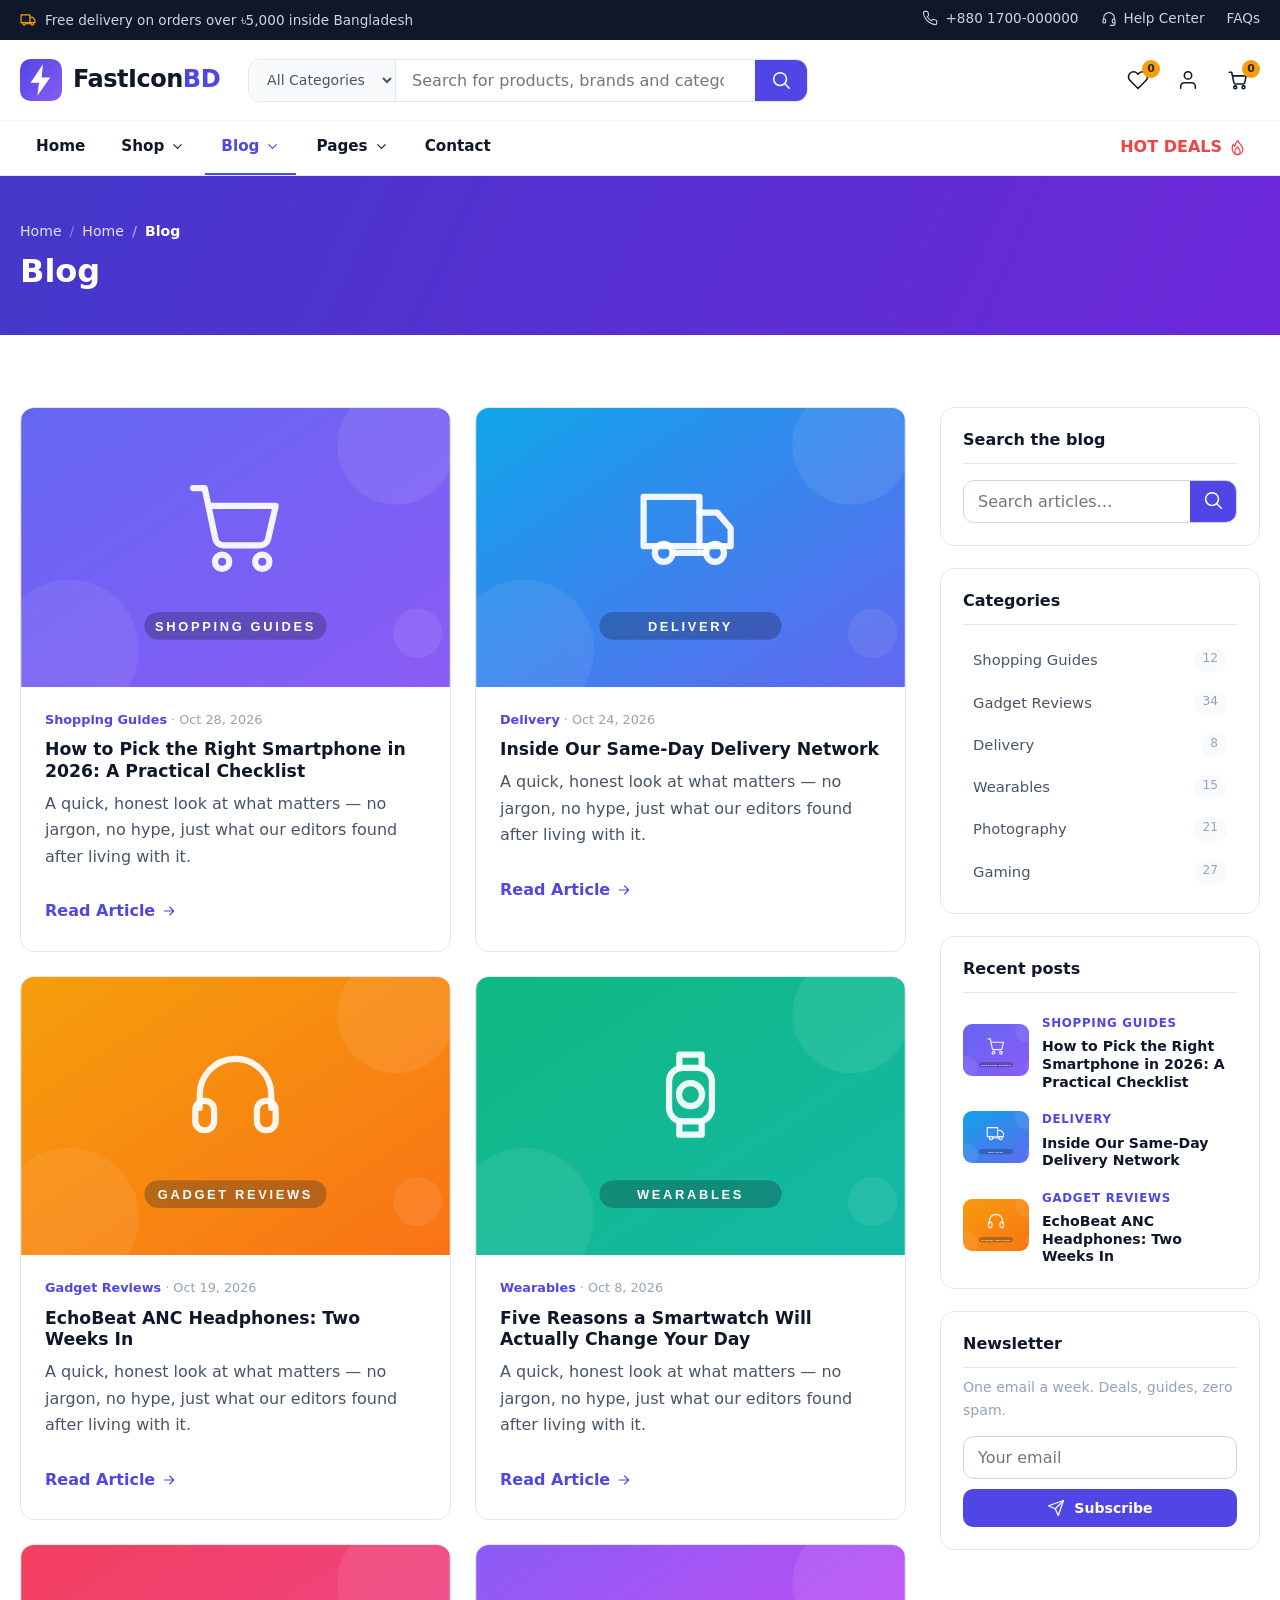
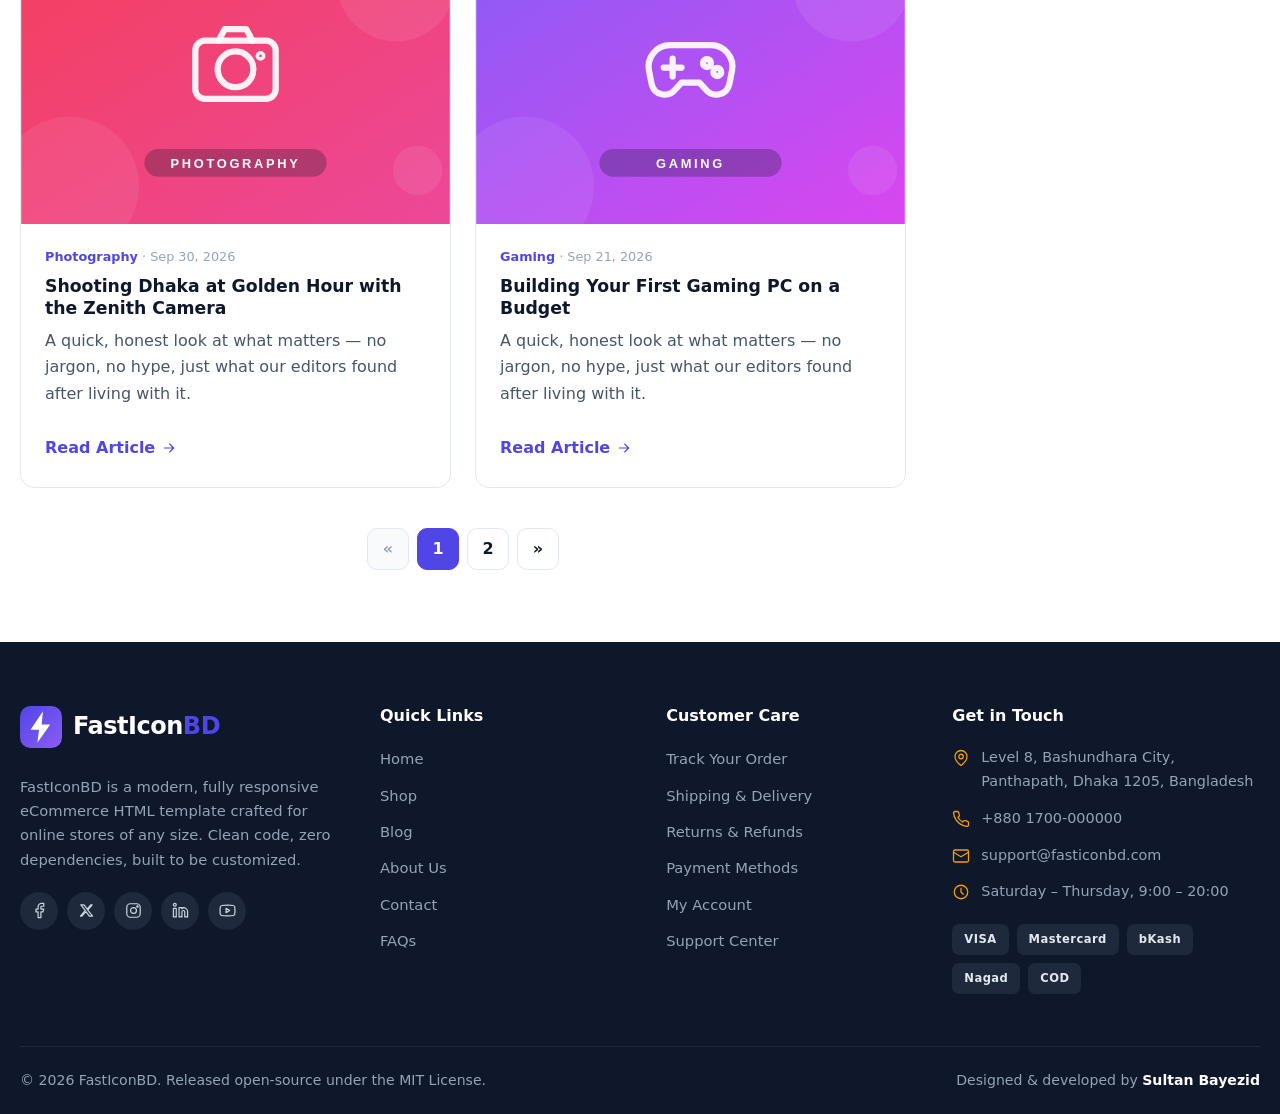
<file: blog.html>
<!DOCTYPE html>
<html lang="en">
<head>
<meta charset="UTF-8">
<meta name="viewport" content="width=device-width, initial-scale=1.0">
<title>Blog · FastIconBD eCommerce HTML Template</title>
<meta name="description" content="Buying guides, gadget reviews and tech news from the FastIconBD editors.">
<meta name="author" content="Sultan Bayezid">
<meta name="theme-color" content="#4f46e5">
<link rel="icon" type="image/svg+xml" href="assets/favicon.svg">
<link rel="stylesheet" href="assets/css/style.css">
</head>
<body>
<a class="skip-link" href="#main">Skip to content</a>
<div class="topbar">
  <div class="container topbar__inner">
    <p class="topbar__note"><svg class="ic" viewBox="0 0 24 24" fill="none" stroke="currentColor" stroke-width="1.7" stroke-linecap="round" stroke-linejoin="round" aria-hidden="true"><path d="M1.5 5.5h12.5v11H1.5z"/><path d="M14 9h4l3 3.5v4h-7"/><circle cx="6" cy="18" r="2"/><circle cx="17.5" cy="18" r="2"/><path d="M8 18h7.5"/></svg> Free delivery on orders over ৳5,000 inside Bangladesh</p>
    <ul class="topbar__links">
      <li><a href="#footer"><svg class="ic" viewBox="0 0 24 24" fill="none" stroke="currentColor" stroke-width="1.7" stroke-linecap="round" stroke-linejoin="round" aria-hidden="true"><path d="M22 16.9v3a2 2 0 0 1-2.2 2 19.8 19.8 0 0 1-8.6-3.1 19.5 19.5 0 0 1-6-6A19.8 19.8 0 0 1 2.1 4.2 2 2 0 0 1 4.1 2h3a2 2 0 0 1 2 1.7c.1 1 .4 2 .7 2.9a2 2 0 0 1-.5 2.1L8 10a16 16 0 0 0 6 6l1.3-1.3a2 2 0 0 1 2.1-.4c.9.3 1.9.6 2.9.7a2 2 0 0 1 1.7 2z"/></svg> +880 1700-000000</a></li>
      <li><a href="contact.html"><svg class="ic" viewBox="0 0 24 24" fill="none" stroke="currentColor" stroke-width="1.7" stroke-linecap="round" stroke-linejoin="round" aria-hidden="true"><path d="M4 14v-2a8 8 0 0 1 16 0v2"/><rect x="3" y="13.5" width="4" height="6" rx="2"/><rect x="17" y="13.5" width="4" height="6" rx="2"/><path d="M21 19.5v.5a3 3 0 0 1-3 3h-4"/></svg> Help Center</a></li>
      <li><a href="faq.html">FAQs</a></li>
    </ul>
  </div>
</div>
<header class="header" id="header">
  <div class="container header__main">
    <a class="logo" href="index.html" aria-label="FastIconBD home">
<svg class="logo__mark" viewBox="0 0 64 64" aria-hidden="true"><defs><linearGradient id="lg" x1="0" y1="0" x2="1" y2="1"><stop offset="0" stop-color="#4f46e5"/><stop offset="1" stop-color="#8b5cf6"/></linearGradient></defs><rect width="64" height="64" rx="16" fill="url(#lg)"/><path d="M35 8 16 36h13l-2.5 20L46 28H33l2-20z" fill="#fff"/></svg>
<span class="logo__text">FastIcon<em>BD</em></span>
</a>
    <form class="header__search" role="search" action="shop.html" onsubmit="return false">
      <div class="header__search-box">
        <select class="header__search-cat" aria-label="Search category">
          <option>All Categories</option><option>Smartphones</option><option>Laptops</option><option>Audio</option><option>Cameras</option><option>Wearables</option><option>Gaming</option><option>Accessories</option><option>Tablets</option>
        </select>
        <input type="search" placeholder="Search for products, brands and categories…" aria-label="Search products">
        <button type="submit" class="header__search-btn" aria-label="Search"><svg class="ic" viewBox="0 0 24 24" fill="none" stroke="currentColor" stroke-width="1.7" stroke-linecap="round" stroke-linejoin="round" aria-hidden="true"><circle cx="11" cy="11" r="7"/><path d="m21 21-4.3-4.3"/></svg></button>
      </div>
    </form>
    <div class="header__actions">
      <a class="header__icon" href="wishlist.html" aria-label="Wishlist"><svg class="ic" viewBox="0 0 24 24" fill="none" stroke="currentColor" stroke-width="1.7" stroke-linecap="round" stroke-linejoin="round" aria-hidden="true"><path d="M20.8 4.6a5.5 5.5 0 0 0-7.8 0L12 5.7l-1-1.1a5.5 5.5 0 0 0-7.8 7.8l1 1L12 21.2l7.8-7.8 1-1a5.5 5.5 0 0 0 0-7.8z"/></svg><span class="count js-wish-count">0</span></a>
      <a class="header__icon" href="login.html" aria-label="Account"><svg class="ic" viewBox="0 0 24 24" fill="none" stroke="currentColor" stroke-width="1.7" stroke-linecap="round" stroke-linejoin="round" aria-hidden="true"><path d="M20 21v-2a4 4 0 0 0-4-4H8a4 4 0 0 0-4 4v2"/><circle cx="12" cy="7" r="4"/></svg></a>
      <a class="header__icon header__icon--cart" href="cart.html" aria-label="Cart"><svg class="ic" viewBox="0 0 24 24" fill="none" stroke="currentColor" stroke-width="1.7" stroke-linecap="round" stroke-linejoin="round" aria-hidden="true"><circle cx="9" cy="20" r="1.6"/><circle cx="18" cy="20" r="1.6"/><path d="M2.5 3.5h2.6l2.4 11.4a1.8 1.8 0 0 0 1.8 1.4h8.2a1.8 1.8 0 0 0 1.8-1.4L21 7.5H6.2"/></svg><span class="count js-cart-count">0</span></a>
      <button class="header__burger" type="button" aria-label="Open menu" aria-expanded="false"><svg class="ic" viewBox="0 0 24 24" fill="none" stroke="currentColor" stroke-width="1.7" stroke-linecap="round" stroke-linejoin="round" aria-hidden="true"><path d="M3 6h18M3 12h18M3 18h18"/></svg></button>
    </div>
  </div>
</header>
<nav class="nav" aria-label="Primary">
  <div class="container nav__inner">
    <ul class="nav__list">
      <li class="nav__item" data-nav="home"><a href="index.html">Home</a></li>
      <li class="nav__item has-drop" data-nav="shop"><a href="shop.html">Shop <svg class="ic" viewBox="0 0 24 24" fill="none" stroke="currentColor" stroke-width="1.7" stroke-linecap="round" stroke-linejoin="round" aria-hidden="true"><path d="m6 9 6 6 6-6"/></svg></a>
        <ul class="drop">
          <li><a href="shop.html">All Products</a></li>
          <li><a href="shop.html">Smartphones</a></li>
          <li><a href="shop.html">Laptops</a></li>
          <li><a href="shop.html">Audio</a></li>
          <li><a href="shop.html">Cameras</a></li>
          <li><a href="shop.html">Wearables</a></li>
          <li><a href="shop.html">Gaming</a></li>
          <li><a href="shop.html">Accessories</a></li>
        </ul>
      </li>
      <li class="nav__item has-drop" data-nav="blog" data-active><a href="blog.html">Blog <svg class="ic" viewBox="0 0 24 24" fill="none" stroke="currentColor" stroke-width="1.7" stroke-linecap="round" stroke-linejoin="round" aria-hidden="true"><path d="m6 9 6 6 6-6"/></svg></a>
        <ul class="drop">
          <li><a href="blog.html">All Posts</a></li>
          <li><a href="blog-single.html">Post Detail</a></li>
        </ul>
      </li>
      <li class="nav__item has-drop" data-nav="pages"><a href="about.html">Pages <svg class="ic" viewBox="0 0 24 24" fill="none" stroke="currentColor" stroke-width="1.7" stroke-linecap="round" stroke-linejoin="round" aria-hidden="true"><path d="m6 9 6 6 6-6"/></svg></a>
        <ul class="drop">
          <li><a href="about.html">About Us</a></li>
          <li><a href="contact.html">Contact</a></li>
          <li><a href="faq.html">FAQs</a></li>
          <li><a href="wishlist.html">Wishlist</a></li>
          <li><a href="cart.html">Shopping Cart</a></li>
          <li><a href="checkout.html">Checkout</a></li>
          <li><a href="login.html">Login</a></li>
          <li><a href="register.html">Register</a></li>
          <li><a href="404.html">404 Page</a></li>
        </ul>
      </li>
      <li class="nav__item" data-nav="contact"><a href="contact.html">Contact</a></li>
    </ul>
    <a class="nav__deal" href="shop.html">HOT DEALS <svg class="ic" viewBox="0 0 24 24" fill="none" stroke="currentColor" stroke-width="1.7" stroke-linecap="round" stroke-linejoin="round" aria-hidden="true"><path d="M12 22c4.4 0 7.5-3 7.5-7.2 0-3.6-2.4-6-4.2-8.2C13.9 5 13 3.4 13 2c-3 2-4.2 5-4.2 6.8 0 .9-.7 1.4-1.4 1-.7-.5-1.2-1.6-1.2-2.6C4.7 9.3 4.5 11.7 4.5 13 4.5 18 7.6 22 12 22z"/><path d="M12 22c2.2 0 3.8-1.7 3.8-4 0-1.9-1.3-3.3-2.4-4.6-.6-.7-1-1.4-1.3-2.2-1.5 1.1-3.9 3.3-3.9 6.8 0 2.3 1.6 4 3.8 4z"/></svg></a>
  </div>
</nav>
<button type="button" class="nav__backdrop" aria-label="Close menu"></button>
<main id="main">
<div class="page-head">
  <div class="container">
    <nav class="breadcrumb" aria-label="Breadcrumb">
      <ol>
        <li><a href="index.html">Home</a></li><li><a href="index.html">Home</a></li>
        <li aria-current="page">Blog</li>
      </ol>
    </nav>
    <h1 class="page-head__title">Blog</h1>
  </div>
</div>
<section class="section">
  <div class="container blog-layout">
    <div class="blog-main">
      <div class="blog-grid blog-grid--list"><article class="blog-card reveal">
  <a href="blog-single.html" class="blog-card__media"><img src="assets/img/blog/blog-1.svg" alt="" width="800" height="520" loading="lazy"></a>
  <div class="blog-card__body">
    <div class="blog-card__meta"><span>Shopping Guides</span> · <time>Oct 28, 2026</time></div>
    <h3><a href="blog-single.html">How to Pick the Right Smartphone in 2026: A Practical Checklist</a></h3>
    <p>A quick, honest look at what matters — no jargon, no hype, just what our editors found after living with it.</p>
    <a class="link-more" href="blog-single.html">Read Article <svg class="ic" viewBox="0 0 24 24" fill="none" stroke="currentColor" stroke-width="1.7" stroke-linecap="round" stroke-linejoin="round" aria-hidden="true"><path d="M5 12h14M13 6l6 6-6 6"/></svg></a>
  </div>
</article><article class="blog-card reveal">
  <a href="blog-single.html" class="blog-card__media"><img src="assets/img/blog/blog-2.svg" alt="" width="800" height="520" loading="lazy"></a>
  <div class="blog-card__body">
    <div class="blog-card__meta"><span>Delivery</span> · <time>Oct 24, 2026</time></div>
    <h3><a href="blog-single.html">Inside Our Same-Day Delivery Network</a></h3>
    <p>A quick, honest look at what matters — no jargon, no hype, just what our editors found after living with it.</p>
    <a class="link-more" href="blog-single.html">Read Article <svg class="ic" viewBox="0 0 24 24" fill="none" stroke="currentColor" stroke-width="1.7" stroke-linecap="round" stroke-linejoin="round" aria-hidden="true"><path d="M5 12h14M13 6l6 6-6 6"/></svg></a>
  </div>
</article><article class="blog-card reveal">
  <a href="blog-single.html" class="blog-card__media"><img src="assets/img/blog/blog-3.svg" alt="" width="800" height="520" loading="lazy"></a>
  <div class="blog-card__body">
    <div class="blog-card__meta"><span>Gadget Reviews</span> · <time>Oct 19, 2026</time></div>
    <h3><a href="blog-single.html">EchoBeat ANC Headphones: Two Weeks In</a></h3>
    <p>A quick, honest look at what matters — no jargon, no hype, just what our editors found after living with it.</p>
    <a class="link-more" href="blog-single.html">Read Article <svg class="ic" viewBox="0 0 24 24" fill="none" stroke="currentColor" stroke-width="1.7" stroke-linecap="round" stroke-linejoin="round" aria-hidden="true"><path d="M5 12h14M13 6l6 6-6 6"/></svg></a>
  </div>
</article><article class="blog-card reveal">
  <a href="blog-single.html" class="blog-card__media"><img src="assets/img/blog/blog-4.svg" alt="" width="800" height="520" loading="lazy"></a>
  <div class="blog-card__body">
    <div class="blog-card__meta"><span>Wearables</span> · <time>Oct 8, 2026</time></div>
    <h3><a href="blog-single.html">Five Reasons a Smartwatch Will Actually Change Your Day</a></h3>
    <p>A quick, honest look at what matters — no jargon, no hype, just what our editors found after living with it.</p>
    <a class="link-more" href="blog-single.html">Read Article <svg class="ic" viewBox="0 0 24 24" fill="none" stroke="currentColor" stroke-width="1.7" stroke-linecap="round" stroke-linejoin="round" aria-hidden="true"><path d="M5 12h14M13 6l6 6-6 6"/></svg></a>
  </div>
</article><article class="blog-card reveal">
  <a href="blog-single.html" class="blog-card__media"><img src="assets/img/blog/blog-5.svg" alt="" width="800" height="520" loading="lazy"></a>
  <div class="blog-card__body">
    <div class="blog-card__meta"><span>Photography</span> · <time>Sep 30, 2026</time></div>
    <h3><a href="blog-single.html">Shooting Dhaka at Golden Hour with the Zenith Camera</a></h3>
    <p>A quick, honest look at what matters — no jargon, no hype, just what our editors found after living with it.</p>
    <a class="link-more" href="blog-single.html">Read Article <svg class="ic" viewBox="0 0 24 24" fill="none" stroke="currentColor" stroke-width="1.7" stroke-linecap="round" stroke-linejoin="round" aria-hidden="true"><path d="M5 12h14M13 6l6 6-6 6"/></svg></a>
  </div>
</article><article class="blog-card reveal">
  <a href="blog-single.html" class="blog-card__media"><img src="assets/img/blog/blog-6.svg" alt="" width="800" height="520" loading="lazy"></a>
  <div class="blog-card__body">
    <div class="blog-card__meta"><span>Gaming</span> · <time>Sep 21, 2026</time></div>
    <h3><a href="blog-single.html">Building Your First Gaming PC on a Budget</a></h3>
    <p>A quick, honest look at what matters — no jargon, no hype, just what our editors found after living with it.</p>
    <a class="link-more" href="blog-single.html">Read Article <svg class="ic" viewBox="0 0 24 24" fill="none" stroke="currentColor" stroke-width="1.7" stroke-linecap="round" stroke-linejoin="round" aria-hidden="true"><path d="M5 12h14M13 6l6 6-6 6"/></svg></a>
  </div>
</article></div>
      <nav class="pagination" aria-label="Blog pagination">
        <ul><li><span class="is-disabled">«</span></li><li><span class="is-active">1</span></li><li><a href="blog.html">2</a></li><li><a href="blog.html">»</a></li></ul>
      </nav>
    </div>
    <aside class="blog-side">
      <section class="widget">
        <h3 class="widget__title">Search the blog</h3>
        <form class="side-search" role="search" onsubmit="return false">
          <label class="sr-only" for="blog-search">Search</label>
          <input id="blog-search" type="search" placeholder="Search articles…">
          <button type="submit" aria-label="Search"><svg class="ic" viewBox="0 0 24 24" fill="none" stroke="currentColor" stroke-width="1.7" stroke-linecap="round" stroke-linejoin="round" aria-hidden="true"><circle cx="11" cy="11" r="7"/><path d="m21 21-4.3-4.3"/></svg></button>
        </form>
      </section>
      <section class="widget">
        <h3 class="widget__title">Categories</h3>
        <ul class="widget__cats">
          <li><a href="blog.html">Shopping Guides <span>12</span></a></li>
          <li><a href="blog.html">Gadget Reviews <span>34</span></a></li>
          <li><a href="blog.html">Delivery <span>8</span></a></li>
          <li><a href="blog.html">Wearables <span>15</span></a></li>
          <li><a href="blog.html">Photography <span>21</span></a></li>
          <li><a href="blog.html">Gaming <span>27</span></a></li>
        </ul>
      </section>
      <section class="widget">
        <h3 class="widget__title">Recent posts</h3>
        <ul class="widget__recent"><li><a href="blog-single.html"><img src="assets/img/blog/blog-1.svg" alt="" width="800" height="520" loading="lazy"><div><span>Shopping Guides</span><h4>How to Pick the Right Smartphone in 2026: A Practical Checklist</h4></div></a></li><li><a href="blog-single.html"><img src="assets/img/blog/blog-2.svg" alt="" width="800" height="520" loading="lazy"><div><span>Delivery</span><h4>Inside Our Same-Day Delivery Network</h4></div></a></li><li><a href="blog-single.html"><img src="assets/img/blog/blog-3.svg" alt="" width="800" height="520" loading="lazy"><div><span>Gadget Reviews</span><h4>EchoBeat ANC Headphones: Two Weeks In</h4></div></a></li></ul>
      </section>
      <section class="widget">
        <h3 class="widget__title">Newsletter</h3>
        <p class="widget__sub">One email a week. Deals, guides, zero spam.</p>
        <form class="side-news" onsubmit="return false">
          <label class="sr-only" for="side-email">Email</label>
          <input id="side-email" type="email" placeholder="Your email">
          <button type="submit" class="btn btn--primary btn--block btn--sm"><svg class="ic" viewBox="0 0 24 24" fill="none" stroke="currentColor" stroke-width="1.7" stroke-linecap="round" stroke-linejoin="round" aria-hidden="true"><path d="m22 2-7 20-4-9-9-4z"/><path d="M22 2 11 13"/></svg> Subscribe</button>
        </form>
      </section>
    </aside>
  </div>
</section>
</main>
<footer class="footer" id="footer">
  <div class="container">
    <div class="footer__grid">
      <div class="footer__col footer__about">
        <a class="logo" href="index.html" aria-label="FastIconBD home">
<svg class="logo__mark" viewBox="0 0 64 64" aria-hidden="true"><defs><linearGradient id="lg" x1="0" y1="0" x2="1" y2="1"><stop offset="0" stop-color="#4f46e5"/><stop offset="1" stop-color="#8b5cf6"/></linearGradient></defs><rect width="64" height="64" rx="16" fill="url(#lg)"/><path d="M35 8 16 36h13l-2.5 20L46 28H33l2-20z" fill="#fff"/></svg>
<span class="logo__text">FastIcon<em>BD</em></span>
</a>
        <p>FastIconBD is a modern, fully responsive eCommerce HTML template crafted for online stores of any size. Clean code, zero dependencies, built to be customized.</p>
        <div class="social">
          <a href="#" aria-label="Facebook"><svg class="ic" viewBox="0 0 24 24" fill="none" stroke="currentColor" stroke-width="1.7" stroke-linecap="round" stroke-linejoin="round" aria-hidden="true"><path d="M18 2h-3a5 5 0 0 0-5 5v3H7v4h3v8h4v-8h3l1-4h-4V7a1 1 0 0 1 1-1h3z"/></svg></a>
          <a href="#" aria-label="Twitter / X"><svg class="ic" viewBox="0 0 24 24" fill="none" stroke="currentColor" stroke-width="1.7" stroke-linecap="round" stroke-linejoin="round" aria-hidden="true"><path d="M4 4h4.5l4.5 6L18 4h2l-6.3 7.6L20.5 20H16l-4.8-6.4L5.5 20h-2l6.7-8.1z"/></svg></a>
          <a href="#" aria-label="Instagram"><svg class="ic" viewBox="0 0 24 24" fill="none" stroke="currentColor" stroke-width="1.7" stroke-linecap="round" stroke-linejoin="round" aria-hidden="true"><rect x="2.5" y="2.5" width="19" height="19" rx="5"/><circle cx="12" cy="12" r="4.2"/><circle cx="17.6" cy="6.4" r="1"/></svg></a>
          <a href="#" aria-label="LinkedIn"><svg class="ic" viewBox="0 0 24 24" fill="none" stroke="currentColor" stroke-width="1.7" stroke-linecap="round" stroke-linejoin="round" aria-hidden="true"><path d="M16 8a6 6 0 0 1 6 6v7h-4v-7a2 2 0 0 0-4 0v7h-4V8h4v1.5A6 6 0 0 1 16 8z"/><rect x="2" y="9" width="4" height="12"/><circle cx="4" cy="4" r="2"/></svg></a>
          <a href="#" aria-label="YouTube"><svg class="ic" viewBox="0 0 24 24" fill="none" stroke="currentColor" stroke-width="1.7" stroke-linecap="round" stroke-linejoin="round" aria-hidden="true"><path d="M22.5 12s0-3.4-.4-5a2.8 2.8 0 0 0-2-2C18.4 4.5 12 4.5 12 4.5s-6.4 0-8.1.5a2.8 2.8 0 0 0-2 2c-.4 1.6-.4 5-.4 5s0 3.4.4 5a2.8 2.8 0 0 0 2 2c1.7.5 8.1.5 8.1.5s6.4 0 8.1-.5a2.8 2.8 0 0 0 2-2c.4-1.6.4-5 .4-5z"/><path d="m10 9 5 3-5 3z"/></svg></a>
        </div>
      </div>
      <div class="footer__col">
        <h4 class="footer__title">Quick Links</h4>
        <ul class="footer__links">
          <li><a href="index.html">Home</a></li>
          <li><a href="shop.html">Shop</a></li>
          <li><a href="blog.html">Blog</a></li>
          <li><a href="about.html">About Us</a></li>
          <li><a href="contact.html">Contact</a></li>
          <li><a href="faq.html">FAQs</a></li>
        </ul>
      </div>
      <div class="footer__col">
        <h4 class="footer__title">Customer Care</h4>
        <ul class="footer__links">
          <li><a href="faq.html">Track Your Order</a></li>
          <li><a href="faq.html">Shipping &amp; Delivery</a></li>
          <li><a href="faq.html">Returns &amp; Refunds</a></li>
          <li><a href="faq.html">Payment Methods</a></li>
          <li><a href="login.html">My Account</a></li>
          <li><a href="contact.html">Support Center</a></li>
        </ul>
      </div>
      <div class="footer__col">
        <h4 class="footer__title">Get in Touch</h4>
        <ul class="footer__contact">
          <li><svg class="ic" viewBox="0 0 24 24" fill="none" stroke="currentColor" stroke-width="1.7" stroke-linecap="round" stroke-linejoin="round" aria-hidden="true"><path d="M20 10c0 6-8 12-8 12s-8-6-8-12a8 8 0 0 1 16 0z"/><circle cx="12" cy="10" r="3"/></svg> <span>Level 8, Bashundhara City, Panthapath, Dhaka 1205, Bangladesh</span></li>
          <li><svg class="ic" viewBox="0 0 24 24" fill="none" stroke="currentColor" stroke-width="1.7" stroke-linecap="round" stroke-linejoin="round" aria-hidden="true"><path d="M22 16.9v3a2 2 0 0 1-2.2 2 19.8 19.8 0 0 1-8.6-3.1 19.5 19.5 0 0 1-6-6A19.8 19.8 0 0 1 2.1 4.2 2 2 0 0 1 4.1 2h3a2 2 0 0 1 2 1.7c.1 1 .4 2 .7 2.9a2 2 0 0 1-.5 2.1L8 10a16 16 0 0 0 6 6l1.3-1.3a2 2 0 0 1 2.1-.4c.9.3 1.9.6 2.9.7a2 2 0 0 1 1.7 2z"/></svg> <span>+880 1700-000000</span></li>
          <li><svg class="ic" viewBox="0 0 24 24" fill="none" stroke="currentColor" stroke-width="1.7" stroke-linecap="round" stroke-linejoin="round" aria-hidden="true"><rect x="2" y="4" width="20" height="16" rx="2"/><path d="m22 7-10 6L2 7"/></svg> <span>support@fasticonbd.com</span></li>
          <li><svg class="ic" viewBox="0 0 24 24" fill="none" stroke="currentColor" stroke-width="1.7" stroke-linecap="round" stroke-linejoin="round" aria-hidden="true"><circle cx="12" cy="12" r="9"/><path d="M12 7v5l3 3"/></svg> <span>Saturday – Thursday, 9:00 – 20:00</span></li>
        </ul>
        <div class="payments" aria-label="Accepted payment methods">
          <span class="pay-chip">VISA</span><span class="pay-chip">Mastercard</span><span class="pay-chip">bKash</span><span class="pay-chip">Nagad</span><span class="pay-chip">COD</span>
        </div>
      </div>
    </div>
    <div class="footer__bottom">
      <p>© 2026 FastIconBD. Released open-source under the MIT License.</p>
      <p class="footer__credit">Designed &amp; developed by <a href="https://lastlineweb.com" rel="noopener">Sultan Bayezid</a></p>
    </div>
  </div>
</footer>
<button type="button" class="back-to-top" aria-label="Back to top"><svg class="ic" viewBox="0 0 24 24" fill="none" stroke="currentColor" stroke-width="1.7" stroke-linecap="round" stroke-linejoin="round" aria-hidden="true"><path d="m6 9 6 6 6-6"/></svg></button>
<div class="toast-region" aria-live="polite"></div>
<script src="assets/js/main.js"></script>
</body>
</html>
</file>
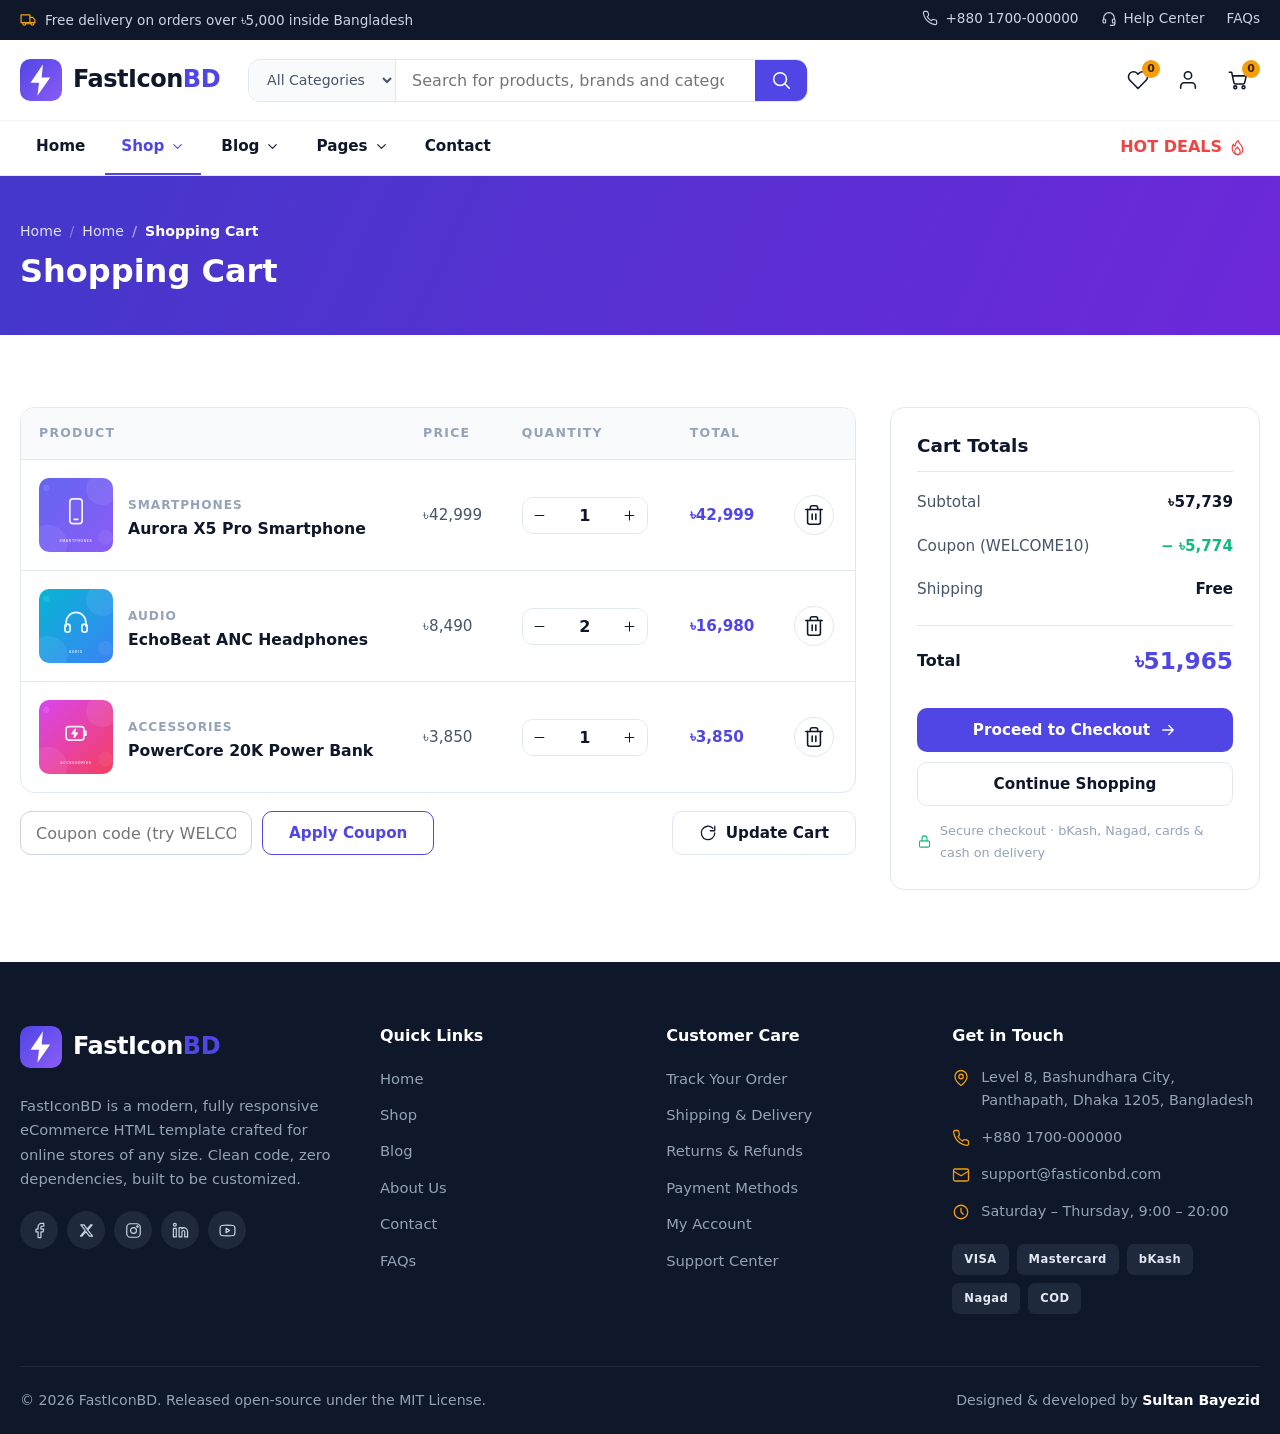
<file: cart.html>
<!DOCTYPE html>
<html lang="en">
<head>
<meta charset="UTF-8">
<meta name="viewport" content="width=device-width, initial-scale=1.0">
<title>Shopping Cart · FastIconBD eCommerce HTML Template</title>
<meta name="description" content="Review the items in your FastIconBD shopping cart, apply coupons and proceed to a secure checkout.">
<meta name="author" content="Sultan Bayezid">
<meta name="theme-color" content="#4f46e5">
<link rel="icon" type="image/svg+xml" href="assets/favicon.svg">
<link rel="stylesheet" href="assets/css/style.css">
</head>
<body>
<a class="skip-link" href="#main">Skip to content</a>
<div class="topbar">
  <div class="container topbar__inner">
    <p class="topbar__note"><svg class="ic" viewBox="0 0 24 24" fill="none" stroke="currentColor" stroke-width="1.7" stroke-linecap="round" stroke-linejoin="round" aria-hidden="true"><path d="M1.5 5.5h12.5v11H1.5z"/><path d="M14 9h4l3 3.5v4h-7"/><circle cx="6" cy="18" r="2"/><circle cx="17.5" cy="18" r="2"/><path d="M8 18h7.5"/></svg> Free delivery on orders over ৳5,000 inside Bangladesh</p>
    <ul class="topbar__links">
      <li><a href="#footer"><svg class="ic" viewBox="0 0 24 24" fill="none" stroke="currentColor" stroke-width="1.7" stroke-linecap="round" stroke-linejoin="round" aria-hidden="true"><path d="M22 16.9v3a2 2 0 0 1-2.2 2 19.8 19.8 0 0 1-8.6-3.1 19.5 19.5 0 0 1-6-6A19.8 19.8 0 0 1 2.1 4.2 2 2 0 0 1 4.1 2h3a2 2 0 0 1 2 1.7c.1 1 .4 2 .7 2.9a2 2 0 0 1-.5 2.1L8 10a16 16 0 0 0 6 6l1.3-1.3a2 2 0 0 1 2.1-.4c.9.3 1.9.6 2.9.7a2 2 0 0 1 1.7 2z"/></svg> +880 1700-000000</a></li>
      <li><a href="contact.html"><svg class="ic" viewBox="0 0 24 24" fill="none" stroke="currentColor" stroke-width="1.7" stroke-linecap="round" stroke-linejoin="round" aria-hidden="true"><path d="M4 14v-2a8 8 0 0 1 16 0v2"/><rect x="3" y="13.5" width="4" height="6" rx="2"/><rect x="17" y="13.5" width="4" height="6" rx="2"/><path d="M21 19.5v.5a3 3 0 0 1-3 3h-4"/></svg> Help Center</a></li>
      <li><a href="faq.html">FAQs</a></li>
    </ul>
  </div>
</div>
<header class="header" id="header">
  <div class="container header__main">
    <a class="logo" href="index.html" aria-label="FastIconBD home">
<svg class="logo__mark" viewBox="0 0 64 64" aria-hidden="true"><defs><linearGradient id="lg" x1="0" y1="0" x2="1" y2="1"><stop offset="0" stop-color="#4f46e5"/><stop offset="1" stop-color="#8b5cf6"/></linearGradient></defs><rect width="64" height="64" rx="16" fill="url(#lg)"/><path d="M35 8 16 36h13l-2.5 20L46 28H33l2-20z" fill="#fff"/></svg>
<span class="logo__text">FastIcon<em>BD</em></span>
</a>
    <form class="header__search" role="search" action="shop.html" onsubmit="return false">
      <div class="header__search-box">
        <select class="header__search-cat" aria-label="Search category">
          <option>All Categories</option><option>Smartphones</option><option>Laptops</option><option>Audio</option><option>Cameras</option><option>Wearables</option><option>Gaming</option><option>Accessories</option><option>Tablets</option>
        </select>
        <input type="search" placeholder="Search for products, brands and categories…" aria-label="Search products">
        <button type="submit" class="header__search-btn" aria-label="Search"><svg class="ic" viewBox="0 0 24 24" fill="none" stroke="currentColor" stroke-width="1.7" stroke-linecap="round" stroke-linejoin="round" aria-hidden="true"><circle cx="11" cy="11" r="7"/><path d="m21 21-4.3-4.3"/></svg></button>
      </div>
    </form>
    <div class="header__actions">
      <a class="header__icon" href="wishlist.html" aria-label="Wishlist"><svg class="ic" viewBox="0 0 24 24" fill="none" stroke="currentColor" stroke-width="1.7" stroke-linecap="round" stroke-linejoin="round" aria-hidden="true"><path d="M20.8 4.6a5.5 5.5 0 0 0-7.8 0L12 5.7l-1-1.1a5.5 5.5 0 0 0-7.8 7.8l1 1L12 21.2l7.8-7.8 1-1a5.5 5.5 0 0 0 0-7.8z"/></svg><span class="count js-wish-count">0</span></a>
      <a class="header__icon" href="login.html" aria-label="Account"><svg class="ic" viewBox="0 0 24 24" fill="none" stroke="currentColor" stroke-width="1.7" stroke-linecap="round" stroke-linejoin="round" aria-hidden="true"><path d="M20 21v-2a4 4 0 0 0-4-4H8a4 4 0 0 0-4 4v2"/><circle cx="12" cy="7" r="4"/></svg></a>
      <a class="header__icon header__icon--cart" href="cart.html" aria-label="Cart"><svg class="ic" viewBox="0 0 24 24" fill="none" stroke="currentColor" stroke-width="1.7" stroke-linecap="round" stroke-linejoin="round" aria-hidden="true"><circle cx="9" cy="20" r="1.6"/><circle cx="18" cy="20" r="1.6"/><path d="M2.5 3.5h2.6l2.4 11.4a1.8 1.8 0 0 0 1.8 1.4h8.2a1.8 1.8 0 0 0 1.8-1.4L21 7.5H6.2"/></svg><span class="count js-cart-count">0</span></a>
      <button class="header__burger" type="button" aria-label="Open menu" aria-expanded="false"><svg class="ic" viewBox="0 0 24 24" fill="none" stroke="currentColor" stroke-width="1.7" stroke-linecap="round" stroke-linejoin="round" aria-hidden="true"><path d="M3 6h18M3 12h18M3 18h18"/></svg></button>
    </div>
  </div>
</header>
<nav class="nav" aria-label="Primary">
  <div class="container nav__inner">
    <ul class="nav__list">
      <li class="nav__item" data-nav="home"><a href="index.html">Home</a></li>
      <li class="nav__item has-drop" data-nav="shop" data-active><a href="shop.html">Shop <svg class="ic" viewBox="0 0 24 24" fill="none" stroke="currentColor" stroke-width="1.7" stroke-linecap="round" stroke-linejoin="round" aria-hidden="true"><path d="m6 9 6 6 6-6"/></svg></a>
        <ul class="drop">
          <li><a href="shop.html">All Products</a></li>
          <li><a href="shop.html">Smartphones</a></li>
          <li><a href="shop.html">Laptops</a></li>
          <li><a href="shop.html">Audio</a></li>
          <li><a href="shop.html">Cameras</a></li>
          <li><a href="shop.html">Wearables</a></li>
          <li><a href="shop.html">Gaming</a></li>
          <li><a href="shop.html">Accessories</a></li>
        </ul>
      </li>
      <li class="nav__item has-drop" data-nav="blog"><a href="blog.html">Blog <svg class="ic" viewBox="0 0 24 24" fill="none" stroke="currentColor" stroke-width="1.7" stroke-linecap="round" stroke-linejoin="round" aria-hidden="true"><path d="m6 9 6 6 6-6"/></svg></a>
        <ul class="drop">
          <li><a href="blog.html">All Posts</a></li>
          <li><a href="blog-single.html">Post Detail</a></li>
        </ul>
      </li>
      <li class="nav__item has-drop" data-nav="pages"><a href="about.html">Pages <svg class="ic" viewBox="0 0 24 24" fill="none" stroke="currentColor" stroke-width="1.7" stroke-linecap="round" stroke-linejoin="round" aria-hidden="true"><path d="m6 9 6 6 6-6"/></svg></a>
        <ul class="drop">
          <li><a href="about.html">About Us</a></li>
          <li><a href="contact.html">Contact</a></li>
          <li><a href="faq.html">FAQs</a></li>
          <li><a href="wishlist.html">Wishlist</a></li>
          <li><a href="cart.html">Shopping Cart</a></li>
          <li><a href="checkout.html">Checkout</a></li>
          <li><a href="login.html">Login</a></li>
          <li><a href="register.html">Register</a></li>
          <li><a href="404.html">404 Page</a></li>
        </ul>
      </li>
      <li class="nav__item" data-nav="contact"><a href="contact.html">Contact</a></li>
    </ul>
    <a class="nav__deal" href="shop.html">HOT DEALS <svg class="ic" viewBox="0 0 24 24" fill="none" stroke="currentColor" stroke-width="1.7" stroke-linecap="round" stroke-linejoin="round" aria-hidden="true"><path d="M12 22c4.4 0 7.5-3 7.5-7.2 0-3.6-2.4-6-4.2-8.2C13.9 5 13 3.4 13 2c-3 2-4.2 5-4.2 6.8 0 .9-.7 1.4-1.4 1-.7-.5-1.2-1.6-1.2-2.6C4.7 9.3 4.5 11.7 4.5 13 4.5 18 7.6 22 12 22z"/><path d="M12 22c2.2 0 3.8-1.7 3.8-4 0-1.9-1.3-3.3-2.4-4.6-.6-.7-1-1.4-1.3-2.2-1.5 1.1-3.9 3.3-3.9 6.8 0 2.3 1.6 4 3.8 4z"/></svg></a>
  </div>
</nav>
<button type="button" class="nav__backdrop" aria-label="Close menu"></button>
<main id="main">
<div class="page-head">
  <div class="container">
    <nav class="breadcrumb" aria-label="Breadcrumb">
      <ol>
        <li><a href="index.html">Home</a></li><li><a href="index.html">Home</a></li>
        <li aria-current="page">Shopping Cart</li>
      </ol>
    </nav>
    <h1 class="page-head__title">Shopping Cart</h1>
  </div>
</div>
<section class="section">
  <div class="container cart-layout">
    <div class="cart-main">
      <div class="cart-table-wrap">
        <table class="cart-table">
          <thead><tr><th>Product</th><th>Price</th><th>Quantity</th><th>Total</th><th><span class="sr-only">Remove</span></th></tr></thead>
          <tbody>
            <tr>
  <td class="cart-table__product">
    <a href="product.html" class="cart-table__media"><img src="assets/img/products/product-01.svg" alt="" width="600" height="600" loading="lazy"></a>
    <div><span class="product-card__cat">Smartphones</span><h4><a href="product.html">Aurora X5 Pro Smartphone</a></h4></div>
  </td>
  <td data-label="Price">৳42,999</td>
  <td data-label="Quantity">
    <div class="qty qty--sm" data-qty>
      <button type="button" class="qty__btn js-qty-minus" aria-label="Decrease quantity"><svg class="ic" viewBox="0 0 24 24" fill="none" stroke="currentColor" stroke-width="1.7" stroke-linecap="round" stroke-linejoin="round" aria-hidden="true"><path d="M5 12h14"/></svg></button>
      <input type="number" value="1" min="1" max="99" aria-label="Quantity">
      <button type="button" class="qty__btn js-qty-plus" aria-label="Increase quantity"><svg class="ic" viewBox="0 0 24 24" fill="none" stroke="currentColor" stroke-width="1.7" stroke-linecap="round" stroke-linejoin="round" aria-hidden="true"><path d="M12 5v14M5 12h14"/></svg></button>
    </div>
  </td>
  <td data-label="Total" class="cart-table__total">৳42,999</td>
  <td class="cart-table__remove"><button type="button" class="icon-btn js-remove-row" aria-label="Remove Aurora X5 Pro Smartphone from cart"><svg class="ic" viewBox="0 0 24 24" fill="none" stroke="currentColor" stroke-width="1.7" stroke-linecap="round" stroke-linejoin="round" aria-hidden="true"><path d="M3 6h18"/><path d="M19 6v14a2 2 0 0 1-2 2H7a2 2 0 0 1-2-2V6"/><path d="M8 6V4a2 2 0 0 1 2-2h4a2 2 0 0 1 2 2v2"/><path d="M10 11v6M14 11v6"/></svg></button></td>
</tr><tr>
  <td class="cart-table__product">
    <a href="product.html" class="cart-table__media"><img src="assets/img/products/product-03.svg" alt="" width="600" height="600" loading="lazy"></a>
    <div><span class="product-card__cat">Audio</span><h4><a href="product.html">EchoBeat ANC Headphones</a></h4></div>
  </td>
  <td data-label="Price">৳8,490</td>
  <td data-label="Quantity">
    <div class="qty qty--sm" data-qty>
      <button type="button" class="qty__btn js-qty-minus" aria-label="Decrease quantity"><svg class="ic" viewBox="0 0 24 24" fill="none" stroke="currentColor" stroke-width="1.7" stroke-linecap="round" stroke-linejoin="round" aria-hidden="true"><path d="M5 12h14"/></svg></button>
      <input type="number" value="2" min="1" max="99" aria-label="Quantity">
      <button type="button" class="qty__btn js-qty-plus" aria-label="Increase quantity"><svg class="ic" viewBox="0 0 24 24" fill="none" stroke="currentColor" stroke-width="1.7" stroke-linecap="round" stroke-linejoin="round" aria-hidden="true"><path d="M12 5v14M5 12h14"/></svg></button>
    </div>
  </td>
  <td data-label="Total" class="cart-table__total">৳16,980</td>
  <td class="cart-table__remove"><button type="button" class="icon-btn js-remove-row" aria-label="Remove EchoBeat ANC Headphones from cart"><svg class="ic" viewBox="0 0 24 24" fill="none" stroke="currentColor" stroke-width="1.7" stroke-linecap="round" stroke-linejoin="round" aria-hidden="true"><path d="M3 6h18"/><path d="M19 6v14a2 2 0 0 1-2 2H7a2 2 0 0 1-2-2V6"/><path d="M8 6V4a2 2 0 0 1 2-2h4a2 2 0 0 1 2 2v2"/><path d="M10 11v6M14 11v6"/></svg></button></td>
</tr><tr>
  <td class="cart-table__product">
    <a href="product.html" class="cart-table__media"><img src="assets/img/products/product-16.svg" alt="" width="600" height="600" loading="lazy"></a>
    <div><span class="product-card__cat">Accessories</span><h4><a href="product.html">PowerCore 20K Power Bank</a></h4></div>
  </td>
  <td data-label="Price">৳3,850</td>
  <td data-label="Quantity">
    <div class="qty qty--sm" data-qty>
      <button type="button" class="qty__btn js-qty-minus" aria-label="Decrease quantity"><svg class="ic" viewBox="0 0 24 24" fill="none" stroke="currentColor" stroke-width="1.7" stroke-linecap="round" stroke-linejoin="round" aria-hidden="true"><path d="M5 12h14"/></svg></button>
      <input type="number" value="1" min="1" max="99" aria-label="Quantity">
      <button type="button" class="qty__btn js-qty-plus" aria-label="Increase quantity"><svg class="ic" viewBox="0 0 24 24" fill="none" stroke="currentColor" stroke-width="1.7" stroke-linecap="round" stroke-linejoin="round" aria-hidden="true"><path d="M12 5v14M5 12h14"/></svg></button>
    </div>
  </td>
  <td data-label="Total" class="cart-table__total">৳3,850</td>
  <td class="cart-table__remove"><button type="button" class="icon-btn js-remove-row" aria-label="Remove PowerCore 20K Power Bank from cart"><svg class="ic" viewBox="0 0 24 24" fill="none" stroke="currentColor" stroke-width="1.7" stroke-linecap="round" stroke-linejoin="round" aria-hidden="true"><path d="M3 6h18"/><path d="M19 6v14a2 2 0 0 1-2 2H7a2 2 0 0 1-2-2V6"/><path d="M8 6V4a2 2 0 0 1 2-2h4a2 2 0 0 1 2 2v2"/><path d="M10 11v6M14 11v6"/></svg></button></td>
</tr>
          </tbody>
        </table>
      </div>
      <div class="cart-coupon">
        <form class="cart-coupon__form" onsubmit="return false">
          <label class="sr-only" for="coupon">Coupon code</label>
          <input id="coupon" type="text" placeholder="Coupon code (try WELCOME10)">
          <button type="submit" class="btn btn--outline">Apply Coupon</button>
        </form>
        <button type="button" class="btn btn--ghost-dark js-update-cart"><svg class="ic" viewBox="0 0 24 24" fill="none" stroke="currentColor" stroke-width="1.7" stroke-linecap="round" stroke-linejoin="round" aria-hidden="true"><path d="M21 12a9 9 0 1 1-2.6-6.4"/><path d="M21 3v6h-6"/></svg> Update Cart</button>
      </div>
    </div>
    <aside class="cart-totals">
      <h3>Cart Totals</h3>
      <dl>
        <div><dt>Subtotal</dt><dd>৳57,739</dd></div>
        <div><dt>Coupon (WELCOME10)</dt><dd class="cart-totals__save">− ৳5,774</dd></div>
        <div><dt>Shipping</dt><dd>Free</dd></div>
      </dl>
      <div class="cart-totals__grand"><span>Total</span><strong>৳51,965</strong></div>
      <a href="checkout.html" class="btn btn--primary btn--block">Proceed to Checkout <svg class="ic" viewBox="0 0 24 24" fill="none" stroke="currentColor" stroke-width="1.7" stroke-linecap="round" stroke-linejoin="round" aria-hidden="true"><path d="M5 12h14M13 6l6 6-6 6"/></svg></a>
      <a href="shop.html" class="btn btn--ghost-dark btn--block">Continue Shopping</a>
      <p class="cart-totals__note"><svg class="ic" viewBox="0 0 24 24" fill="none" stroke="currentColor" stroke-width="1.7" stroke-linecap="round" stroke-linejoin="round" aria-hidden="true"><rect x="4" y="11" width="16" height="10" rx="2"/><path d="M8 11V7a4 4 0 0 1 8 0v4"/></svg> Secure checkout · bKash, Nagad, cards &amp; cash on delivery</p>
    </aside>
  </div>
</section>
</main>
<footer class="footer" id="footer">
  <div class="container">
    <div class="footer__grid">
      <div class="footer__col footer__about">
        <a class="logo" href="index.html" aria-label="FastIconBD home">
<svg class="logo__mark" viewBox="0 0 64 64" aria-hidden="true"><defs><linearGradient id="lg" x1="0" y1="0" x2="1" y2="1"><stop offset="0" stop-color="#4f46e5"/><stop offset="1" stop-color="#8b5cf6"/></linearGradient></defs><rect width="64" height="64" rx="16" fill="url(#lg)"/><path d="M35 8 16 36h13l-2.5 20L46 28H33l2-20z" fill="#fff"/></svg>
<span class="logo__text">FastIcon<em>BD</em></span>
</a>
        <p>FastIconBD is a modern, fully responsive eCommerce HTML template crafted for online stores of any size. Clean code, zero dependencies, built to be customized.</p>
        <div class="social">
          <a href="#" aria-label="Facebook"><svg class="ic" viewBox="0 0 24 24" fill="none" stroke="currentColor" stroke-width="1.7" stroke-linecap="round" stroke-linejoin="round" aria-hidden="true"><path d="M18 2h-3a5 5 0 0 0-5 5v3H7v4h3v8h4v-8h3l1-4h-4V7a1 1 0 0 1 1-1h3z"/></svg></a>
          <a href="#" aria-label="Twitter / X"><svg class="ic" viewBox="0 0 24 24" fill="none" stroke="currentColor" stroke-width="1.7" stroke-linecap="round" stroke-linejoin="round" aria-hidden="true"><path d="M4 4h4.5l4.5 6L18 4h2l-6.3 7.6L20.5 20H16l-4.8-6.4L5.5 20h-2l6.7-8.1z"/></svg></a>
          <a href="#" aria-label="Instagram"><svg class="ic" viewBox="0 0 24 24" fill="none" stroke="currentColor" stroke-width="1.7" stroke-linecap="round" stroke-linejoin="round" aria-hidden="true"><rect x="2.5" y="2.5" width="19" height="19" rx="5"/><circle cx="12" cy="12" r="4.2"/><circle cx="17.6" cy="6.4" r="1"/></svg></a>
          <a href="#" aria-label="LinkedIn"><svg class="ic" viewBox="0 0 24 24" fill="none" stroke="currentColor" stroke-width="1.7" stroke-linecap="round" stroke-linejoin="round" aria-hidden="true"><path d="M16 8a6 6 0 0 1 6 6v7h-4v-7a2 2 0 0 0-4 0v7h-4V8h4v1.5A6 6 0 0 1 16 8z"/><rect x="2" y="9" width="4" height="12"/><circle cx="4" cy="4" r="2"/></svg></a>
          <a href="#" aria-label="YouTube"><svg class="ic" viewBox="0 0 24 24" fill="none" stroke="currentColor" stroke-width="1.7" stroke-linecap="round" stroke-linejoin="round" aria-hidden="true"><path d="M22.5 12s0-3.4-.4-5a2.8 2.8 0 0 0-2-2C18.4 4.5 12 4.5 12 4.5s-6.4 0-8.1.5a2.8 2.8 0 0 0-2 2c-.4 1.6-.4 5-.4 5s0 3.4.4 5a2.8 2.8 0 0 0 2 2c1.7.5 8.1.5 8.1.5s6.4 0 8.1-.5a2.8 2.8 0 0 0 2-2c.4-1.6.4-5 .4-5z"/><path d="m10 9 5 3-5 3z"/></svg></a>
        </div>
      </div>
      <div class="footer__col">
        <h4 class="footer__title">Quick Links</h4>
        <ul class="footer__links">
          <li><a href="index.html">Home</a></li>
          <li><a href="shop.html">Shop</a></li>
          <li><a href="blog.html">Blog</a></li>
          <li><a href="about.html">About Us</a></li>
          <li><a href="contact.html">Contact</a></li>
          <li><a href="faq.html">FAQs</a></li>
        </ul>
      </div>
      <div class="footer__col">
        <h4 class="footer__title">Customer Care</h4>
        <ul class="footer__links">
          <li><a href="faq.html">Track Your Order</a></li>
          <li><a href="faq.html">Shipping &amp; Delivery</a></li>
          <li><a href="faq.html">Returns &amp; Refunds</a></li>
          <li><a href="faq.html">Payment Methods</a></li>
          <li><a href="login.html">My Account</a></li>
          <li><a href="contact.html">Support Center</a></li>
        </ul>
      </div>
      <div class="footer__col">
        <h4 class="footer__title">Get in Touch</h4>
        <ul class="footer__contact">
          <li><svg class="ic" viewBox="0 0 24 24" fill="none" stroke="currentColor" stroke-width="1.7" stroke-linecap="round" stroke-linejoin="round" aria-hidden="true"><path d="M20 10c0 6-8 12-8 12s-8-6-8-12a8 8 0 0 1 16 0z"/><circle cx="12" cy="10" r="3"/></svg> <span>Level 8, Bashundhara City, Panthapath, Dhaka 1205, Bangladesh</span></li>
          <li><svg class="ic" viewBox="0 0 24 24" fill="none" stroke="currentColor" stroke-width="1.7" stroke-linecap="round" stroke-linejoin="round" aria-hidden="true"><path d="M22 16.9v3a2 2 0 0 1-2.2 2 19.8 19.8 0 0 1-8.6-3.1 19.5 19.5 0 0 1-6-6A19.8 19.8 0 0 1 2.1 4.2 2 2 0 0 1 4.1 2h3a2 2 0 0 1 2 1.7c.1 1 .4 2 .7 2.9a2 2 0 0 1-.5 2.1L8 10a16 16 0 0 0 6 6l1.3-1.3a2 2 0 0 1 2.1-.4c.9.3 1.9.6 2.9.7a2 2 0 0 1 1.7 2z"/></svg> <span>+880 1700-000000</span></li>
          <li><svg class="ic" viewBox="0 0 24 24" fill="none" stroke="currentColor" stroke-width="1.7" stroke-linecap="round" stroke-linejoin="round" aria-hidden="true"><rect x="2" y="4" width="20" height="16" rx="2"/><path d="m22 7-10 6L2 7"/></svg> <span>support@fasticonbd.com</span></li>
          <li><svg class="ic" viewBox="0 0 24 24" fill="none" stroke="currentColor" stroke-width="1.7" stroke-linecap="round" stroke-linejoin="round" aria-hidden="true"><circle cx="12" cy="12" r="9"/><path d="M12 7v5l3 3"/></svg> <span>Saturday – Thursday, 9:00 – 20:00</span></li>
        </ul>
        <div class="payments" aria-label="Accepted payment methods">
          <span class="pay-chip">VISA</span><span class="pay-chip">Mastercard</span><span class="pay-chip">bKash</span><span class="pay-chip">Nagad</span><span class="pay-chip">COD</span>
        </div>
      </div>
    </div>
    <div class="footer__bottom">
      <p>© 2026 FastIconBD. Released open-source under the MIT License.</p>
      <p class="footer__credit">Designed &amp; developed by <a href="https://lastlineweb.com" rel="noopener">Sultan Bayezid</a></p>
    </div>
  </div>
</footer>
<button type="button" class="back-to-top" aria-label="Back to top"><svg class="ic" viewBox="0 0 24 24" fill="none" stroke="currentColor" stroke-width="1.7" stroke-linecap="round" stroke-linejoin="round" aria-hidden="true"><path d="m6 9 6 6 6-6"/></svg></button>
<div class="toast-region" aria-live="polite"></div>
<script src="assets/js/main.js"></script>
</body>
</html>
</file>
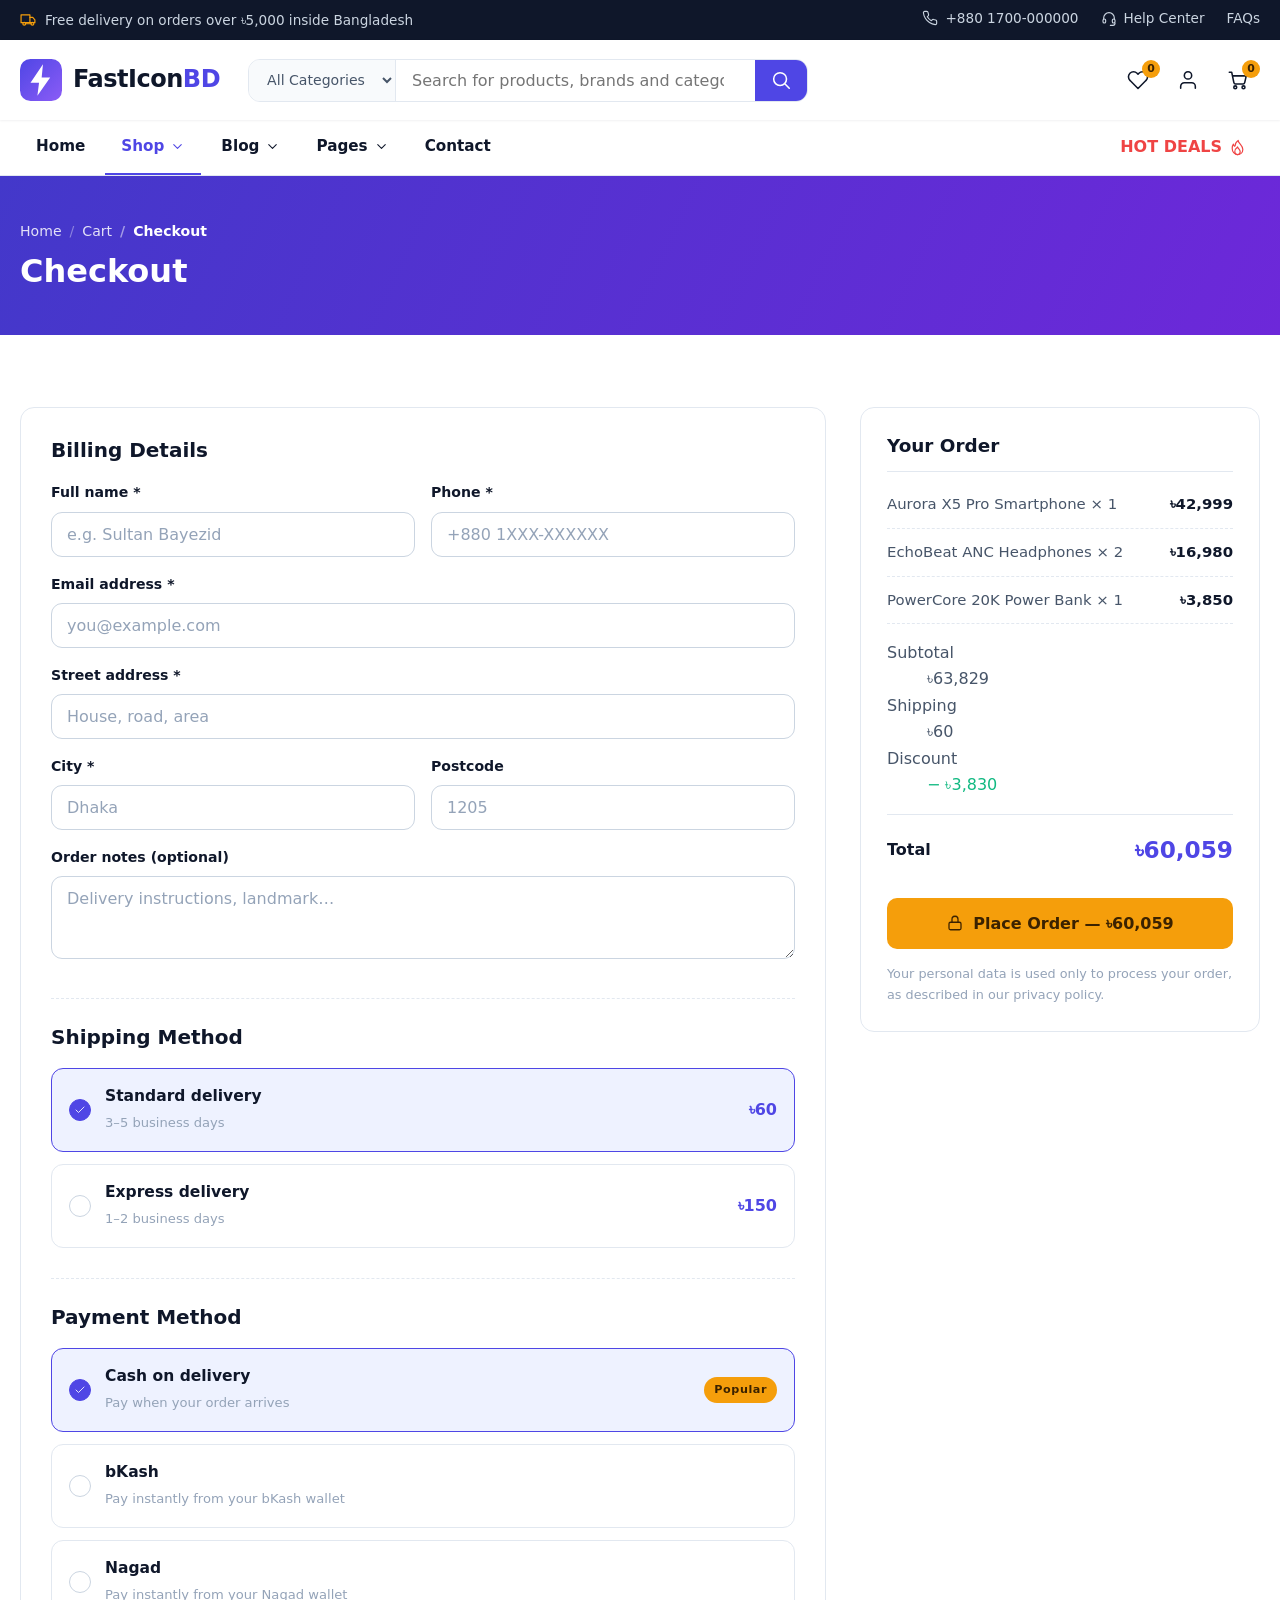
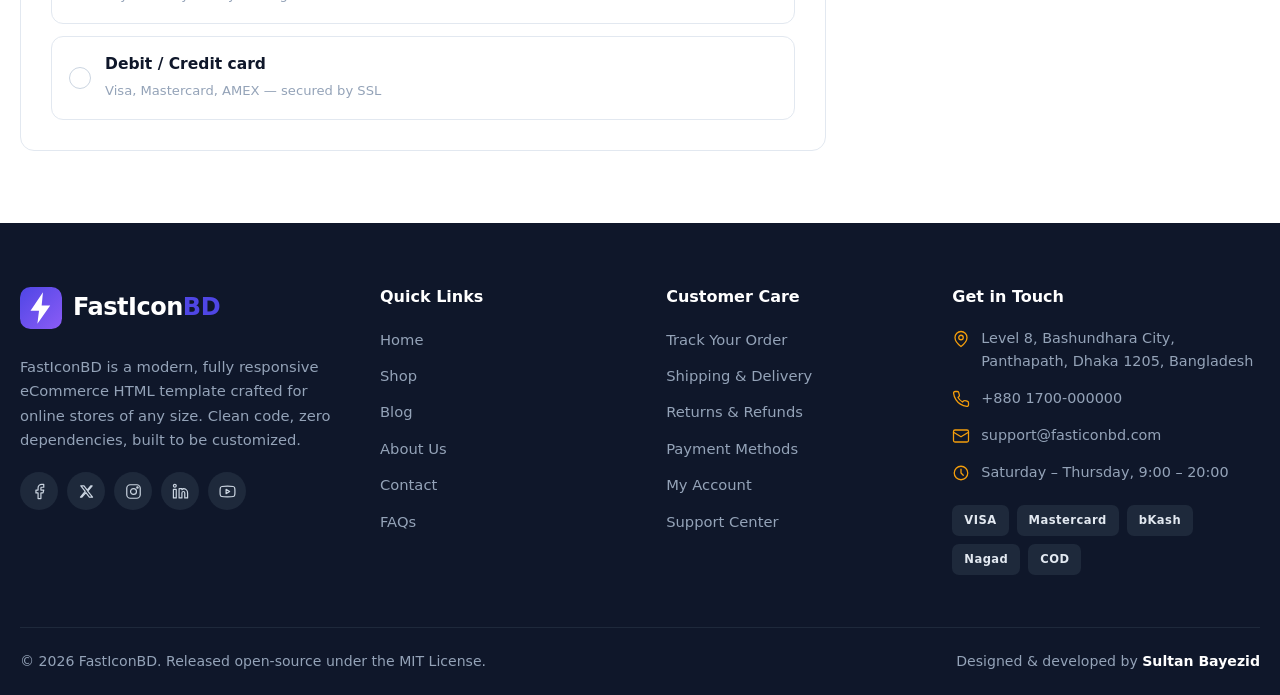
<file: checkout.html>
<!DOCTYPE html>
<html lang="en">
<head>
<meta charset="UTF-8">
<meta name="viewport" content="width=device-width, initial-scale=1.0">
<title>Checkout · FastIconBD eCommerce HTML Template</title>
<meta name="description" content="Complete your FastIconBD order — billing details, shipping options and secure payment via COD, bKash, Nagad or cards.">
<meta name="author" content="Sultan Bayezid">
<meta name="theme-color" content="#4f46e5">
<link rel="icon" type="image/svg+xml" href="assets/favicon.svg">
<link rel="stylesheet" href="assets/css/style.css">
</head>
<body>
<a class="skip-link" href="#main">Skip to content</a>
<div class="topbar">
  <div class="container topbar__inner">
    <p class="topbar__note"><svg class="ic" viewBox="0 0 24 24" fill="none" stroke="currentColor" stroke-width="1.7" stroke-linecap="round" stroke-linejoin="round" aria-hidden="true"><path d="M1.5 5.5h12.5v11H1.5z"/><path d="M14 9h4l3 3.5v4h-7"/><circle cx="6" cy="18" r="2"/><circle cx="17.5" cy="18" r="2"/><path d="M8 18h7.5"/></svg> Free delivery on orders over ৳5,000 inside Bangladesh</p>
    <ul class="topbar__links">
      <li><a href="#footer"><svg class="ic" viewBox="0 0 24 24" fill="none" stroke="currentColor" stroke-width="1.7" stroke-linecap="round" stroke-linejoin="round" aria-hidden="true"><path d="M22 16.9v3a2 2 0 0 1-2.2 2 19.8 19.8 0 0 1-8.6-3.1 19.5 19.5 0 0 1-6-6A19.8 19.8 0 0 1 2.1 4.2 2 2 0 0 1 4.1 2h3a2 2 0 0 1 2 1.7c.1 1 .4 2 .7 2.9a2 2 0 0 1-.5 2.1L8 10a16 16 0 0 0 6 6l1.3-1.3a2 2 0 0 1 2.1-.4c.9.3 1.9.6 2.9.7a2 2 0 0 1 1.7 2z"/></svg> +880 1700-000000</a></li>
      <li><a href="contact.html"><svg class="ic" viewBox="0 0 24 24" fill="none" stroke="currentColor" stroke-width="1.7" stroke-linecap="round" stroke-linejoin="round" aria-hidden="true"><path d="M4 14v-2a8 8 0 0 1 16 0v2"/><rect x="3" y="13.5" width="4" height="6" rx="2"/><rect x="17" y="13.5" width="4" height="6" rx="2"/><path d="M21 19.5v.5a3 3 0 0 1-3 3h-4"/></svg> Help Center</a></li>
      <li><a href="faq.html">FAQs</a></li>
    </ul>
  </div>
</div>
<header class="header" id="header">
  <div class="container header__main">
    <a class="logo" href="index.html" aria-label="FastIconBD home">
<svg class="logo__mark" viewBox="0 0 64 64" aria-hidden="true"><defs><linearGradient id="lg" x1="0" y1="0" x2="1" y2="1"><stop offset="0" stop-color="#4f46e5"/><stop offset="1" stop-color="#8b5cf6"/></linearGradient></defs><rect width="64" height="64" rx="16" fill="url(#lg)"/><path d="M35 8 16 36h13l-2.5 20L46 28H33l2-20z" fill="#fff"/></svg>
<span class="logo__text">FastIcon<em>BD</em></span>
</a>
    <form class="header__search" role="search" action="shop.html" onsubmit="return false">
      <div class="header__search-box">
        <select class="header__search-cat" aria-label="Search category">
          <option>All Categories</option><option>Smartphones</option><option>Laptops</option><option>Audio</option><option>Cameras</option><option>Wearables</option><option>Gaming</option><option>Accessories</option><option>Tablets</option>
        </select>
        <input type="search" placeholder="Search for products, brands and categories…" aria-label="Search products">
        <button type="submit" class="header__search-btn" aria-label="Search"><svg class="ic" viewBox="0 0 24 24" fill="none" stroke="currentColor" stroke-width="1.7" stroke-linecap="round" stroke-linejoin="round" aria-hidden="true"><circle cx="11" cy="11" r="7"/><path d="m21 21-4.3-4.3"/></svg></button>
      </div>
    </form>
    <div class="header__actions">
      <a class="header__icon" href="wishlist.html" aria-label="Wishlist"><svg class="ic" viewBox="0 0 24 24" fill="none" stroke="currentColor" stroke-width="1.7" stroke-linecap="round" stroke-linejoin="round" aria-hidden="true"><path d="M20.8 4.6a5.5 5.5 0 0 0-7.8 0L12 5.7l-1-1.1a5.5 5.5 0 0 0-7.8 7.8l1 1L12 21.2l7.8-7.8 1-1a5.5 5.5 0 0 0 0-7.8z"/></svg><span class="count js-wish-count">0</span></a>
      <a class="header__icon" href="login.html" aria-label="Account"><svg class="ic" viewBox="0 0 24 24" fill="none" stroke="currentColor" stroke-width="1.7" stroke-linecap="round" stroke-linejoin="round" aria-hidden="true"><path d="M20 21v-2a4 4 0 0 0-4-4H8a4 4 0 0 0-4 4v2"/><circle cx="12" cy="7" r="4"/></svg></a>
      <a class="header__icon header__icon--cart" href="cart.html" aria-label="Cart"><svg class="ic" viewBox="0 0 24 24" fill="none" stroke="currentColor" stroke-width="1.7" stroke-linecap="round" stroke-linejoin="round" aria-hidden="true"><circle cx="9" cy="20" r="1.6"/><circle cx="18" cy="20" r="1.6"/><path d="M2.5 3.5h2.6l2.4 11.4a1.8 1.8 0 0 0 1.8 1.4h8.2a1.8 1.8 0 0 0 1.8-1.4L21 7.5H6.2"/></svg><span class="count js-cart-count">0</span></a>
      <button class="header__burger" type="button" aria-label="Open menu" aria-expanded="false"><svg class="ic" viewBox="0 0 24 24" fill="none" stroke="currentColor" stroke-width="1.7" stroke-linecap="round" stroke-linejoin="round" aria-hidden="true"><path d="M3 6h18M3 12h18M3 18h18"/></svg></button>
    </div>
  </div>
</header>
<nav class="nav" aria-label="Primary">
  <div class="container nav__inner">
    <ul class="nav__list">
      <li class="nav__item" data-nav="home"><a href="index.html">Home</a></li>
      <li class="nav__item has-drop" data-nav="shop" data-active><a href="shop.html">Shop <svg class="ic" viewBox="0 0 24 24" fill="none" stroke="currentColor" stroke-width="1.7" stroke-linecap="round" stroke-linejoin="round" aria-hidden="true"><path d="m6 9 6 6 6-6"/></svg></a>
        <ul class="drop">
          <li><a href="shop.html">All Products</a></li>
          <li><a href="shop.html">Smartphones</a></li>
          <li><a href="shop.html">Laptops</a></li>
          <li><a href="shop.html">Audio</a></li>
          <li><a href="shop.html">Cameras</a></li>
          <li><a href="shop.html">Wearables</a></li>
          <li><a href="shop.html">Gaming</a></li>
          <li><a href="shop.html">Accessories</a></li>
        </ul>
      </li>
      <li class="nav__item has-drop" data-nav="blog"><a href="blog.html">Blog <svg class="ic" viewBox="0 0 24 24" fill="none" stroke="currentColor" stroke-width="1.7" stroke-linecap="round" stroke-linejoin="round" aria-hidden="true"><path d="m6 9 6 6 6-6"/></svg></a>
        <ul class="drop">
          <li><a href="blog.html">All Posts</a></li>
          <li><a href="blog-single.html">Post Detail</a></li>
        </ul>
      </li>
      <li class="nav__item has-drop" data-nav="pages"><a href="about.html">Pages <svg class="ic" viewBox="0 0 24 24" fill="none" stroke="currentColor" stroke-width="1.7" stroke-linecap="round" stroke-linejoin="round" aria-hidden="true"><path d="m6 9 6 6 6-6"/></svg></a>
        <ul class="drop">
          <li><a href="about.html">About Us</a></li>
          <li><a href="contact.html">Contact</a></li>
          <li><a href="faq.html">FAQs</a></li>
          <li><a href="wishlist.html">Wishlist</a></li>
          <li><a href="cart.html">Shopping Cart</a></li>
          <li><a href="checkout.html">Checkout</a></li>
          <li><a href="login.html">Login</a></li>
          <li><a href="register.html">Register</a></li>
          <li><a href="404.html">404 Page</a></li>
        </ul>
      </li>
      <li class="nav__item" data-nav="contact"><a href="contact.html">Contact</a></li>
    </ul>
    <a class="nav__deal" href="shop.html">HOT DEALS <svg class="ic" viewBox="0 0 24 24" fill="none" stroke="currentColor" stroke-width="1.7" stroke-linecap="round" stroke-linejoin="round" aria-hidden="true"><path d="M12 22c4.4 0 7.5-3 7.5-7.2 0-3.6-2.4-6-4.2-8.2C13.9 5 13 3.4 13 2c-3 2-4.2 5-4.2 6.8 0 .9-.7 1.4-1.4 1-.7-.5-1.2-1.6-1.2-2.6C4.7 9.3 4.5 11.7 4.5 13 4.5 18 7.6 22 12 22z"/><path d="M12 22c2.2 0 3.8-1.7 3.8-4 0-1.9-1.3-3.3-2.4-4.6-.6-.7-1-1.4-1.3-2.2-1.5 1.1-3.9 3.3-3.9 6.8 0 2.3 1.6 4 3.8 4z"/></svg></a>
  </div>
</nav>
<button type="button" class="nav__backdrop" aria-label="Close menu"></button>
<main id="main">
<div class="page-head">
  <div class="container">
    <nav class="breadcrumb" aria-label="Breadcrumb">
      <ol>
        <li><a href="index.html">Home</a></li><li><a href="cart.html">Cart</a></li>
        <li aria-current="page">Checkout</li>
      </ol>
    </nav>
    <h1 class="page-head__title">Checkout</h1>
  </div>
</div>
<section class="section">
  <div class="container checkout-layout">
    <form class="checkout-form" onsubmit="return false">
      <h2 class="checkout__title">Billing Details</h2>
      <div class="form-row">
        <div class="form-field"><label for="co-name">Full name *</label><input id="co-name" type="text" required placeholder="e.g. Sultan Bayezid"></div>
        <div class="form-field"><label for="co-phone">Phone *</label><input id="co-phone" type="tel" required placeholder="+880 1XXX-XXXXXX"></div>
      </div>
      <div class="form-field"><label for="co-email">Email address *</label><input id="co-email" type="email" required placeholder="you@example.com"></div>
      <div class="form-field"><label for="co-address">Street address *</label><input id="co-address" type="text" required placeholder="House, road, area"></div>
      <div class="form-row">
        <div class="form-field"><label for="co-city">City *</label><input id="co-city" type="text" required placeholder="Dhaka"></div>
        <div class="form-field"><label for="co-post">Postcode</label><input id="co-post" type="text" placeholder="1205"></div>
      </div>
      <div class="form-field"><label for="co-notes">Order notes (optional)</label><textarea id="co-notes" rows="3" placeholder="Delivery instructions, landmark…"></textarea></div>

      <h2 class="checkout__title">Shipping Method</h2>
      <div class="choice-list">
        <label class="choice"><input type="radio" name="shipping" checked><span class="choice__box"><svg class="ic" viewBox="0 0 24 24" fill="none" stroke="currentColor" stroke-width="1.7" stroke-linecap="round" stroke-linejoin="round" aria-hidden="true"><path d="M20 6 9 17l-5-5"/></svg></span><span class="choice__label"><strong>Standard delivery</strong><em>3–5 business days</em></span><span class="choice__price">৳60</span></label>
        <label class="choice"><input type="radio" name="shipping"><span class="choice__box"><svg class="ic" viewBox="0 0 24 24" fill="none" stroke="currentColor" stroke-width="1.7" stroke-linecap="round" stroke-linejoin="round" aria-hidden="true"><path d="M20 6 9 17l-5-5"/></svg></span><span class="choice__label"><strong>Express delivery</strong><em>1–2 business days</em></span><span class="choice__price">৳150</span></label>
      </div>

      <h2 class="checkout__title">Payment Method</h2>
      <div class="choice-list">
        <label class="choice"><input type="radio" name="payment" checked><span class="choice__box"><svg class="ic" viewBox="0 0 24 24" fill="none" stroke="currentColor" stroke-width="1.7" stroke-linecap="round" stroke-linejoin="round" aria-hidden="true"><path d="M20 6 9 17l-5-5"/></svg></span><span class="choice__label"><strong>Cash on delivery</strong><em>Pay when your order arrives</em></span><span class="choice__tag">Popular</span></label>
        <label class="choice"><input type="radio" name="payment"><span class="choice__box"><svg class="ic" viewBox="0 0 24 24" fill="none" stroke="currentColor" stroke-width="1.7" stroke-linecap="round" stroke-linejoin="round" aria-hidden="true"><path d="M20 6 9 17l-5-5"/></svg></span><span class="choice__label"><strong>bKash</strong><em>Pay instantly from your bKash wallet</em></span></label>
        <label class="choice"><input type="radio" name="payment"><span class="choice__box"><svg class="ic" viewBox="0 0 24 24" fill="none" stroke="currentColor" stroke-width="1.7" stroke-linecap="round" stroke-linejoin="round" aria-hidden="true"><path d="M20 6 9 17l-5-5"/></svg></span><span class="choice__label"><strong>Nagad</strong><em>Pay instantly from your Nagad wallet</em></span></label>
        <label class="choice"><input type="radio" name="payment"><span class="choice__box"><svg class="ic" viewBox="0 0 24 24" fill="none" stroke="currentColor" stroke-width="1.7" stroke-linecap="round" stroke-linejoin="round" aria-hidden="true"><path d="M20 6 9 17l-5-5"/></svg></span><span class="choice__label"><strong>Debit / Credit card</strong><em>Visa, Mastercard, AMEX — secured by SSL</em></span></label>
      </div>
    </form>
    <aside class="order-review">
      <h3>Your Order</h3>
      <ul>
        <li><span>Aurora X5 Pro Smartphone × 1</span><strong>৳42,999</strong></li>
        <li><span>EchoBeat ANC Headphones × 2</span><strong>৳16,980</strong></li>
        <li><span>PowerCore 20K Power Bank × 1</span><strong>৳3,850</strong></li>
      </ul>
      <dl>
        <div><dt>Subtotal</dt><dd>৳63,829</dd></div>
        <div><dt>Shipping</dt><dd>৳60</dd></div>
        <div><dt>Discount</dt><dd class="cart-totals__save">− ৳3,830</dd></div>
      </dl>
      <div class="cart-totals__grand"><span>Total</span><strong>৳60,059</strong></div>
      <button type="submit" class="btn btn--accent btn--block btn--lg" form="fake"><svg class="ic" viewBox="0 0 24 24" fill="none" stroke="currentColor" stroke-width="1.7" stroke-linecap="round" stroke-linejoin="round" aria-hidden="true"><rect x="4" y="11" width="16" height="10" rx="2"/><path d="M8 11V7a4 4 0 0 1 8 0v4"/></svg> Place Order — ৳60,059</button>
      <p class="cart-totals__note">Your personal data is used only to process your order, as described in our privacy policy.</p>
    </aside>
  </div>
</section>
</main>
<footer class="footer" id="footer">
  <div class="container">
    <div class="footer__grid">
      <div class="footer__col footer__about">
        <a class="logo" href="index.html" aria-label="FastIconBD home">
<svg class="logo__mark" viewBox="0 0 64 64" aria-hidden="true"><defs><linearGradient id="lg" x1="0" y1="0" x2="1" y2="1"><stop offset="0" stop-color="#4f46e5"/><stop offset="1" stop-color="#8b5cf6"/></linearGradient></defs><rect width="64" height="64" rx="16" fill="url(#lg)"/><path d="M35 8 16 36h13l-2.5 20L46 28H33l2-20z" fill="#fff"/></svg>
<span class="logo__text">FastIcon<em>BD</em></span>
</a>
        <p>FastIconBD is a modern, fully responsive eCommerce HTML template crafted for online stores of any size. Clean code, zero dependencies, built to be customized.</p>
        <div class="social">
          <a href="#" aria-label="Facebook"><svg class="ic" viewBox="0 0 24 24" fill="none" stroke="currentColor" stroke-width="1.7" stroke-linecap="round" stroke-linejoin="round" aria-hidden="true"><path d="M18 2h-3a5 5 0 0 0-5 5v3H7v4h3v8h4v-8h3l1-4h-4V7a1 1 0 0 1 1-1h3z"/></svg></a>
          <a href="#" aria-label="Twitter / X"><svg class="ic" viewBox="0 0 24 24" fill="none" stroke="currentColor" stroke-width="1.7" stroke-linecap="round" stroke-linejoin="round" aria-hidden="true"><path d="M4 4h4.5l4.5 6L18 4h2l-6.3 7.6L20.5 20H16l-4.8-6.4L5.5 20h-2l6.7-8.1z"/></svg></a>
          <a href="#" aria-label="Instagram"><svg class="ic" viewBox="0 0 24 24" fill="none" stroke="currentColor" stroke-width="1.7" stroke-linecap="round" stroke-linejoin="round" aria-hidden="true"><rect x="2.5" y="2.5" width="19" height="19" rx="5"/><circle cx="12" cy="12" r="4.2"/><circle cx="17.6" cy="6.4" r="1"/></svg></a>
          <a href="#" aria-label="LinkedIn"><svg class="ic" viewBox="0 0 24 24" fill="none" stroke="currentColor" stroke-width="1.7" stroke-linecap="round" stroke-linejoin="round" aria-hidden="true"><path d="M16 8a6 6 0 0 1 6 6v7h-4v-7a2 2 0 0 0-4 0v7h-4V8h4v1.5A6 6 0 0 1 16 8z"/><rect x="2" y="9" width="4" height="12"/><circle cx="4" cy="4" r="2"/></svg></a>
          <a href="#" aria-label="YouTube"><svg class="ic" viewBox="0 0 24 24" fill="none" stroke="currentColor" stroke-width="1.7" stroke-linecap="round" stroke-linejoin="round" aria-hidden="true"><path d="M22.5 12s0-3.4-.4-5a2.8 2.8 0 0 0-2-2C18.4 4.5 12 4.5 12 4.5s-6.4 0-8.1.5a2.8 2.8 0 0 0-2 2c-.4 1.6-.4 5-.4 5s0 3.4.4 5a2.8 2.8 0 0 0 2 2c1.7.5 8.1.5 8.1.5s6.4 0 8.1-.5a2.8 2.8 0 0 0 2-2c.4-1.6.4-5 .4-5z"/><path d="m10 9 5 3-5 3z"/></svg></a>
        </div>
      </div>
      <div class="footer__col">
        <h4 class="footer__title">Quick Links</h4>
        <ul class="footer__links">
          <li><a href="index.html">Home</a></li>
          <li><a href="shop.html">Shop</a></li>
          <li><a href="blog.html">Blog</a></li>
          <li><a href="about.html">About Us</a></li>
          <li><a href="contact.html">Contact</a></li>
          <li><a href="faq.html">FAQs</a></li>
        </ul>
      </div>
      <div class="footer__col">
        <h4 class="footer__title">Customer Care</h4>
        <ul class="footer__links">
          <li><a href="faq.html">Track Your Order</a></li>
          <li><a href="faq.html">Shipping &amp; Delivery</a></li>
          <li><a href="faq.html">Returns &amp; Refunds</a></li>
          <li><a href="faq.html">Payment Methods</a></li>
          <li><a href="login.html">My Account</a></li>
          <li><a href="contact.html">Support Center</a></li>
        </ul>
      </div>
      <div class="footer__col">
        <h4 class="footer__title">Get in Touch</h4>
        <ul class="footer__contact">
          <li><svg class="ic" viewBox="0 0 24 24" fill="none" stroke="currentColor" stroke-width="1.7" stroke-linecap="round" stroke-linejoin="round" aria-hidden="true"><path d="M20 10c0 6-8 12-8 12s-8-6-8-12a8 8 0 0 1 16 0z"/><circle cx="12" cy="10" r="3"/></svg> <span>Level 8, Bashundhara City, Panthapath, Dhaka 1205, Bangladesh</span></li>
          <li><svg class="ic" viewBox="0 0 24 24" fill="none" stroke="currentColor" stroke-width="1.7" stroke-linecap="round" stroke-linejoin="round" aria-hidden="true"><path d="M22 16.9v3a2 2 0 0 1-2.2 2 19.8 19.8 0 0 1-8.6-3.1 19.5 19.5 0 0 1-6-6A19.8 19.8 0 0 1 2.1 4.2 2 2 0 0 1 4.1 2h3a2 2 0 0 1 2 1.7c.1 1 .4 2 .7 2.9a2 2 0 0 1-.5 2.1L8 10a16 16 0 0 0 6 6l1.3-1.3a2 2 0 0 1 2.1-.4c.9.3 1.9.6 2.9.7a2 2 0 0 1 1.7 2z"/></svg> <span>+880 1700-000000</span></li>
          <li><svg class="ic" viewBox="0 0 24 24" fill="none" stroke="currentColor" stroke-width="1.7" stroke-linecap="round" stroke-linejoin="round" aria-hidden="true"><rect x="2" y="4" width="20" height="16" rx="2"/><path d="m22 7-10 6L2 7"/></svg> <span>support@fasticonbd.com</span></li>
          <li><svg class="ic" viewBox="0 0 24 24" fill="none" stroke="currentColor" stroke-width="1.7" stroke-linecap="round" stroke-linejoin="round" aria-hidden="true"><circle cx="12" cy="12" r="9"/><path d="M12 7v5l3 3"/></svg> <span>Saturday – Thursday, 9:00 – 20:00</span></li>
        </ul>
        <div class="payments" aria-label="Accepted payment methods">
          <span class="pay-chip">VISA</span><span class="pay-chip">Mastercard</span><span class="pay-chip">bKash</span><span class="pay-chip">Nagad</span><span class="pay-chip">COD</span>
        </div>
      </div>
    </div>
    <div class="footer__bottom">
      <p>© 2026 FastIconBD. Released open-source under the MIT License.</p>
      <p class="footer__credit">Designed &amp; developed by <a href="https://lastlineweb.com" rel="noopener">Sultan Bayezid</a></p>
    </div>
  </div>
</footer>
<button type="button" class="back-to-top" aria-label="Back to top"><svg class="ic" viewBox="0 0 24 24" fill="none" stroke="currentColor" stroke-width="1.7" stroke-linecap="round" stroke-linejoin="round" aria-hidden="true"><path d="m6 9 6 6 6-6"/></svg></button>
<div class="toast-region" aria-live="polite"></div>
<script src="assets/js/main.js"></script>
</body>
</html>
</file>
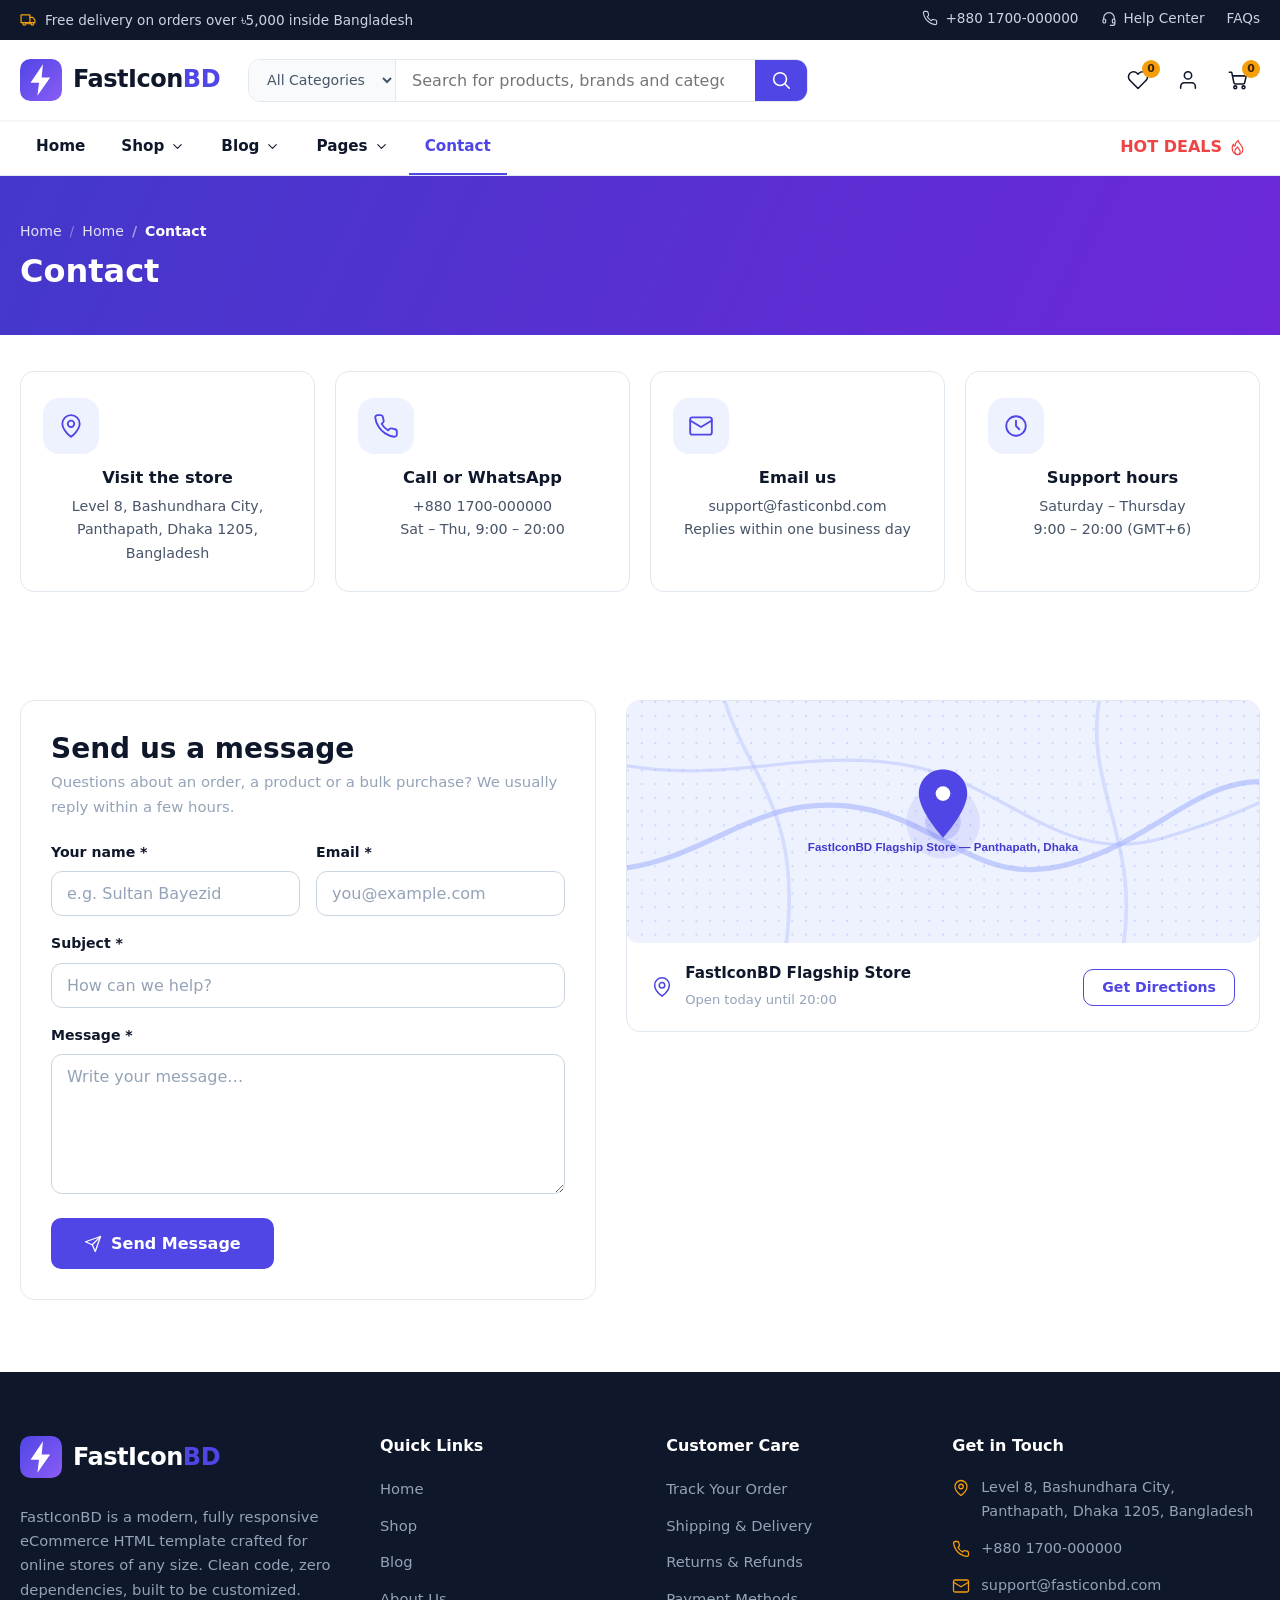
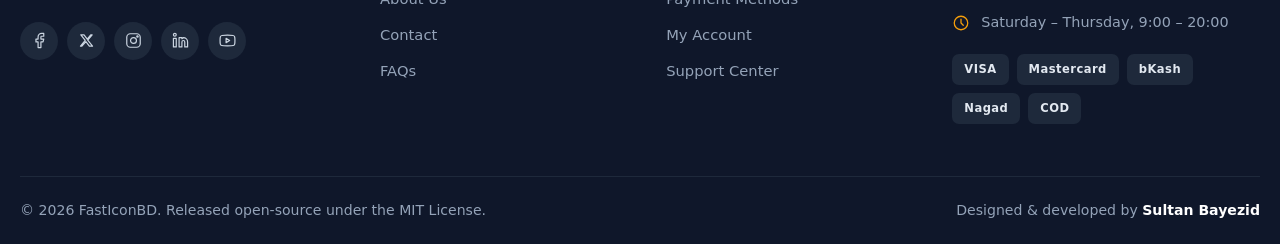
<file: contact.html>
<!DOCTYPE html>
<html lang="en">
<head>
<meta charset="UTF-8">
<meta name="viewport" content="width=device-width, initial-scale=1.0">
<title>Contact · FastIconBD eCommerce HTML Template</title>
<meta name="description" content="Contact FastIconBD — store location in Dhaka, phone and WhatsApp support, email and opening hours.">
<meta name="author" content="Sultan Bayezid">
<meta name="theme-color" content="#4f46e5">
<link rel="icon" type="image/svg+xml" href="assets/favicon.svg">
<link rel="stylesheet" href="assets/css/style.css">
</head>
<body>
<a class="skip-link" href="#main">Skip to content</a>
<div class="topbar">
  <div class="container topbar__inner">
    <p class="topbar__note"><svg class="ic" viewBox="0 0 24 24" fill="none" stroke="currentColor" stroke-width="1.7" stroke-linecap="round" stroke-linejoin="round" aria-hidden="true"><path d="M1.5 5.5h12.5v11H1.5z"/><path d="M14 9h4l3 3.5v4h-7"/><circle cx="6" cy="18" r="2"/><circle cx="17.5" cy="18" r="2"/><path d="M8 18h7.5"/></svg> Free delivery on orders over ৳5,000 inside Bangladesh</p>
    <ul class="topbar__links">
      <li><a href="#footer"><svg class="ic" viewBox="0 0 24 24" fill="none" stroke="currentColor" stroke-width="1.7" stroke-linecap="round" stroke-linejoin="round" aria-hidden="true"><path d="M22 16.9v3a2 2 0 0 1-2.2 2 19.8 19.8 0 0 1-8.6-3.1 19.5 19.5 0 0 1-6-6A19.8 19.8 0 0 1 2.1 4.2 2 2 0 0 1 4.1 2h3a2 2 0 0 1 2 1.7c.1 1 .4 2 .7 2.9a2 2 0 0 1-.5 2.1L8 10a16 16 0 0 0 6 6l1.3-1.3a2 2 0 0 1 2.1-.4c.9.3 1.9.6 2.9.7a2 2 0 0 1 1.7 2z"/></svg> +880 1700-000000</a></li>
      <li><a href="contact.html"><svg class="ic" viewBox="0 0 24 24" fill="none" stroke="currentColor" stroke-width="1.7" stroke-linecap="round" stroke-linejoin="round" aria-hidden="true"><path d="M4 14v-2a8 8 0 0 1 16 0v2"/><rect x="3" y="13.5" width="4" height="6" rx="2"/><rect x="17" y="13.5" width="4" height="6" rx="2"/><path d="M21 19.5v.5a3 3 0 0 1-3 3h-4"/></svg> Help Center</a></li>
      <li><a href="faq.html">FAQs</a></li>
    </ul>
  </div>
</div>
<header class="header" id="header">
  <div class="container header__main">
    <a class="logo" href="index.html" aria-label="FastIconBD home">
<svg class="logo__mark" viewBox="0 0 64 64" aria-hidden="true"><defs><linearGradient id="lg" x1="0" y1="0" x2="1" y2="1"><stop offset="0" stop-color="#4f46e5"/><stop offset="1" stop-color="#8b5cf6"/></linearGradient></defs><rect width="64" height="64" rx="16" fill="url(#lg)"/><path d="M35 8 16 36h13l-2.5 20L46 28H33l2-20z" fill="#fff"/></svg>
<span class="logo__text">FastIcon<em>BD</em></span>
</a>
    <form class="header__search" role="search" action="shop.html" onsubmit="return false">
      <div class="header__search-box">
        <select class="header__search-cat" aria-label="Search category">
          <option>All Categories</option><option>Smartphones</option><option>Laptops</option><option>Audio</option><option>Cameras</option><option>Wearables</option><option>Gaming</option><option>Accessories</option><option>Tablets</option>
        </select>
        <input type="search" placeholder="Search for products, brands and categories…" aria-label="Search products">
        <button type="submit" class="header__search-btn" aria-label="Search"><svg class="ic" viewBox="0 0 24 24" fill="none" stroke="currentColor" stroke-width="1.7" stroke-linecap="round" stroke-linejoin="round" aria-hidden="true"><circle cx="11" cy="11" r="7"/><path d="m21 21-4.3-4.3"/></svg></button>
      </div>
    </form>
    <div class="header__actions">
      <a class="header__icon" href="wishlist.html" aria-label="Wishlist"><svg class="ic" viewBox="0 0 24 24" fill="none" stroke="currentColor" stroke-width="1.7" stroke-linecap="round" stroke-linejoin="round" aria-hidden="true"><path d="M20.8 4.6a5.5 5.5 0 0 0-7.8 0L12 5.7l-1-1.1a5.5 5.5 0 0 0-7.8 7.8l1 1L12 21.2l7.8-7.8 1-1a5.5 5.5 0 0 0 0-7.8z"/></svg><span class="count js-wish-count">0</span></a>
      <a class="header__icon" href="login.html" aria-label="Account"><svg class="ic" viewBox="0 0 24 24" fill="none" stroke="currentColor" stroke-width="1.7" stroke-linecap="round" stroke-linejoin="round" aria-hidden="true"><path d="M20 21v-2a4 4 0 0 0-4-4H8a4 4 0 0 0-4 4v2"/><circle cx="12" cy="7" r="4"/></svg></a>
      <a class="header__icon header__icon--cart" href="cart.html" aria-label="Cart"><svg class="ic" viewBox="0 0 24 24" fill="none" stroke="currentColor" stroke-width="1.7" stroke-linecap="round" stroke-linejoin="round" aria-hidden="true"><circle cx="9" cy="20" r="1.6"/><circle cx="18" cy="20" r="1.6"/><path d="M2.5 3.5h2.6l2.4 11.4a1.8 1.8 0 0 0 1.8 1.4h8.2a1.8 1.8 0 0 0 1.8-1.4L21 7.5H6.2"/></svg><span class="count js-cart-count">0</span></a>
      <button class="header__burger" type="button" aria-label="Open menu" aria-expanded="false"><svg class="ic" viewBox="0 0 24 24" fill="none" stroke="currentColor" stroke-width="1.7" stroke-linecap="round" stroke-linejoin="round" aria-hidden="true"><path d="M3 6h18M3 12h18M3 18h18"/></svg></button>
    </div>
  </div>
</header>
<nav class="nav" aria-label="Primary">
  <div class="container nav__inner">
    <ul class="nav__list">
      <li class="nav__item" data-nav="home"><a href="index.html">Home</a></li>
      <li class="nav__item has-drop" data-nav="shop"><a href="shop.html">Shop <svg class="ic" viewBox="0 0 24 24" fill="none" stroke="currentColor" stroke-width="1.7" stroke-linecap="round" stroke-linejoin="round" aria-hidden="true"><path d="m6 9 6 6 6-6"/></svg></a>
        <ul class="drop">
          <li><a href="shop.html">All Products</a></li>
          <li><a href="shop.html">Smartphones</a></li>
          <li><a href="shop.html">Laptops</a></li>
          <li><a href="shop.html">Audio</a></li>
          <li><a href="shop.html">Cameras</a></li>
          <li><a href="shop.html">Wearables</a></li>
          <li><a href="shop.html">Gaming</a></li>
          <li><a href="shop.html">Accessories</a></li>
        </ul>
      </li>
      <li class="nav__item has-drop" data-nav="blog"><a href="blog.html">Blog <svg class="ic" viewBox="0 0 24 24" fill="none" stroke="currentColor" stroke-width="1.7" stroke-linecap="round" stroke-linejoin="round" aria-hidden="true"><path d="m6 9 6 6 6-6"/></svg></a>
        <ul class="drop">
          <li><a href="blog.html">All Posts</a></li>
          <li><a href="blog-single.html">Post Detail</a></li>
        </ul>
      </li>
      <li class="nav__item has-drop" data-nav="pages"><a href="about.html">Pages <svg class="ic" viewBox="0 0 24 24" fill="none" stroke="currentColor" stroke-width="1.7" stroke-linecap="round" stroke-linejoin="round" aria-hidden="true"><path d="m6 9 6 6 6-6"/></svg></a>
        <ul class="drop">
          <li><a href="about.html">About Us</a></li>
          <li><a href="contact.html">Contact</a></li>
          <li><a href="faq.html">FAQs</a></li>
          <li><a href="wishlist.html">Wishlist</a></li>
          <li><a href="cart.html">Shopping Cart</a></li>
          <li><a href="checkout.html">Checkout</a></li>
          <li><a href="login.html">Login</a></li>
          <li><a href="register.html">Register</a></li>
          <li><a href="404.html">404 Page</a></li>
        </ul>
      </li>
      <li class="nav__item" data-nav="contact" data-active><a href="contact.html">Contact</a></li>
    </ul>
    <a class="nav__deal" href="shop.html">HOT DEALS <svg class="ic" viewBox="0 0 24 24" fill="none" stroke="currentColor" stroke-width="1.7" stroke-linecap="round" stroke-linejoin="round" aria-hidden="true"><path d="M12 22c4.4 0 7.5-3 7.5-7.2 0-3.6-2.4-6-4.2-8.2C13.9 5 13 3.4 13 2c-3 2-4.2 5-4.2 6.8 0 .9-.7 1.4-1.4 1-.7-.5-1.2-1.6-1.2-2.6C4.7 9.3 4.5 11.7 4.5 13 4.5 18 7.6 22 12 22z"/><path d="M12 22c2.2 0 3.8-1.7 3.8-4 0-1.9-1.3-3.3-2.4-4.6-.6-.7-1-1.4-1.3-2.2-1.5 1.1-3.9 3.3-3.9 6.8 0 2.3 1.6 4 3.8 4z"/></svg></a>
  </div>
</nav>
<button type="button" class="nav__backdrop" aria-label="Close menu"></button>
<main id="main">
<div class="page-head">
  <div class="container">
    <nav class="breadcrumb" aria-label="Breadcrumb">
      <ol>
        <li><a href="index.html">Home</a></li><li><a href="index.html">Home</a></li>
        <li aria-current="page">Contact</li>
      </ol>
    </nav>
    <h1 class="page-head__title">Contact</h1>
  </div>
</div>
<section class="section section--tight">
  <div class="container contact-cards">
    <div class="contact-card reveal"><div class="feature__icon"><svg class="ic" viewBox="0 0 24 24" fill="none" stroke="currentColor" stroke-width="1.7" stroke-linecap="round" stroke-linejoin="round" aria-hidden="true"><path d="M20 10c0 6-8 12-8 12s-8-6-8-12a8 8 0 0 1 16 0z"/><circle cx="12" cy="10" r="3"/></svg></div><h3>Visit the store</h3><p>Level 8, Bashundhara City, Panthapath, Dhaka 1205, Bangladesh</p></div>
    <div class="contact-card reveal"><div class="feature__icon"><svg class="ic" viewBox="0 0 24 24" fill="none" stroke="currentColor" stroke-width="1.7" stroke-linecap="round" stroke-linejoin="round" aria-hidden="true"><path d="M22 16.9v3a2 2 0 0 1-2.2 2 19.8 19.8 0 0 1-8.6-3.1 19.5 19.5 0 0 1-6-6A19.8 19.8 0 0 1 2.1 4.2 2 2 0 0 1 4.1 2h3a2 2 0 0 1 2 1.7c.1 1 .4 2 .7 2.9a2 2 0 0 1-.5 2.1L8 10a16 16 0 0 0 6 6l1.3-1.3a2 2 0 0 1 2.1-.4c.9.3 1.9.6 2.9.7a2 2 0 0 1 1.7 2z"/></svg></div><h3>Call or WhatsApp</h3><p>+880 1700-000000<br>Sat – Thu, 9:00 – 20:00</p></div>
    <div class="contact-card reveal"><div class="feature__icon"><svg class="ic" viewBox="0 0 24 24" fill="none" stroke="currentColor" stroke-width="1.7" stroke-linecap="round" stroke-linejoin="round" aria-hidden="true"><rect x="2" y="4" width="20" height="16" rx="2"/><path d="m22 7-10 6L2 7"/></svg></div><h3>Email us</h3><p>support@fasticonbd.com<br>Replies within one business day</p></div>
    <div class="contact-card reveal"><div class="feature__icon"><svg class="ic" viewBox="0 0 24 24" fill="none" stroke="currentColor" stroke-width="1.7" stroke-linecap="round" stroke-linejoin="round" aria-hidden="true"><circle cx="12" cy="12" r="9"/><path d="M12 7v5l3 3"/></svg></div><h3>Support hours</h3><p>Saturday – Thursday<br>9:00 – 20:00 (GMT+6)</p></div>
  </div>
</section>
<section class="section">
  <div class="container contact-layout">
    <form class="contact-form card" onsubmit="return false">
      <h2>Send us a message</h2>
      <p>Questions about an order, a product or a bulk purchase? We usually reply within a few hours.</p>
      <div class="form-row">
        <div class="form-field"><label for="ct-name">Your name *</label><input id="ct-name" type="text" required placeholder="e.g. Sultan Bayezid"></div>
        <div class="form-field"><label for="ct-email">Email *</label><input id="ct-email" type="email" required placeholder="you@example.com"></div>
      </div>
      <div class="form-field"><label for="ct-subject">Subject *</label><input id="ct-subject" type="text" required placeholder="How can we help?"></div>
      <div class="form-field"><label for="ct-msg">Message *</label><textarea id="ct-msg" rows="6" required placeholder="Write your message…"></textarea></div>
      <button type="submit" class="btn btn--primary btn--lg"><svg class="ic" viewBox="0 0 24 24" fill="none" stroke="currentColor" stroke-width="1.7" stroke-linecap="round" stroke-linejoin="round" aria-hidden="true"><path d="m22 2-7 20-4-9-9-4z"/><path d="M22 2 11 13"/></svg> Send Message</button>
    </form>
    <div class="contact-map card">
      <img src="assets/img/map.svg" alt="Map showing the FastIconBD flagship store in Panthapath, Dhaka" width="1200" height="460" loading="lazy">
      <div class="contact-map__bar">
        <div><svg class="ic" viewBox="0 0 24 24" fill="none" stroke="currentColor" stroke-width="1.7" stroke-linecap="round" stroke-linejoin="round" aria-hidden="true"><path d="M20 10c0 6-8 12-8 12s-8-6-8-12a8 8 0 0 1 16 0z"/><circle cx="12" cy="10" r="3"/></svg><div><strong>FastIconBD Flagship Store</strong><span>Open today until 20:00</span></div></div>
        <a href="#" class="btn btn--outline btn--sm">Get Directions</a>
      </div>
    </div>
  </div>
</section>
</main>
<footer class="footer" id="footer">
  <div class="container">
    <div class="footer__grid">
      <div class="footer__col footer__about">
        <a class="logo" href="index.html" aria-label="FastIconBD home">
<svg class="logo__mark" viewBox="0 0 64 64" aria-hidden="true"><defs><linearGradient id="lg" x1="0" y1="0" x2="1" y2="1"><stop offset="0" stop-color="#4f46e5"/><stop offset="1" stop-color="#8b5cf6"/></linearGradient></defs><rect width="64" height="64" rx="16" fill="url(#lg)"/><path d="M35 8 16 36h13l-2.5 20L46 28H33l2-20z" fill="#fff"/></svg>
<span class="logo__text">FastIcon<em>BD</em></span>
</a>
        <p>FastIconBD is a modern, fully responsive eCommerce HTML template crafted for online stores of any size. Clean code, zero dependencies, built to be customized.</p>
        <div class="social">
          <a href="#" aria-label="Facebook"><svg class="ic" viewBox="0 0 24 24" fill="none" stroke="currentColor" stroke-width="1.7" stroke-linecap="round" stroke-linejoin="round" aria-hidden="true"><path d="M18 2h-3a5 5 0 0 0-5 5v3H7v4h3v8h4v-8h3l1-4h-4V7a1 1 0 0 1 1-1h3z"/></svg></a>
          <a href="#" aria-label="Twitter / X"><svg class="ic" viewBox="0 0 24 24" fill="none" stroke="currentColor" stroke-width="1.7" stroke-linecap="round" stroke-linejoin="round" aria-hidden="true"><path d="M4 4h4.5l4.5 6L18 4h2l-6.3 7.6L20.5 20H16l-4.8-6.4L5.5 20h-2l6.7-8.1z"/></svg></a>
          <a href="#" aria-label="Instagram"><svg class="ic" viewBox="0 0 24 24" fill="none" stroke="currentColor" stroke-width="1.7" stroke-linecap="round" stroke-linejoin="round" aria-hidden="true"><rect x="2.5" y="2.5" width="19" height="19" rx="5"/><circle cx="12" cy="12" r="4.2"/><circle cx="17.6" cy="6.4" r="1"/></svg></a>
          <a href="#" aria-label="LinkedIn"><svg class="ic" viewBox="0 0 24 24" fill="none" stroke="currentColor" stroke-width="1.7" stroke-linecap="round" stroke-linejoin="round" aria-hidden="true"><path d="M16 8a6 6 0 0 1 6 6v7h-4v-7a2 2 0 0 0-4 0v7h-4V8h4v1.5A6 6 0 0 1 16 8z"/><rect x="2" y="9" width="4" height="12"/><circle cx="4" cy="4" r="2"/></svg></a>
          <a href="#" aria-label="YouTube"><svg class="ic" viewBox="0 0 24 24" fill="none" stroke="currentColor" stroke-width="1.7" stroke-linecap="round" stroke-linejoin="round" aria-hidden="true"><path d="M22.5 12s0-3.4-.4-5a2.8 2.8 0 0 0-2-2C18.4 4.5 12 4.5 12 4.5s-6.4 0-8.1.5a2.8 2.8 0 0 0-2 2c-.4 1.6-.4 5-.4 5s0 3.4.4 5a2.8 2.8 0 0 0 2 2c1.7.5 8.1.5 8.1.5s6.4 0 8.1-.5a2.8 2.8 0 0 0 2-2c.4-1.6.4-5 .4-5z"/><path d="m10 9 5 3-5 3z"/></svg></a>
        </div>
      </div>
      <div class="footer__col">
        <h4 class="footer__title">Quick Links</h4>
        <ul class="footer__links">
          <li><a href="index.html">Home</a></li>
          <li><a href="shop.html">Shop</a></li>
          <li><a href="blog.html">Blog</a></li>
          <li><a href="about.html">About Us</a></li>
          <li><a href="contact.html">Contact</a></li>
          <li><a href="faq.html">FAQs</a></li>
        </ul>
      </div>
      <div class="footer__col">
        <h4 class="footer__title">Customer Care</h4>
        <ul class="footer__links">
          <li><a href="faq.html">Track Your Order</a></li>
          <li><a href="faq.html">Shipping &amp; Delivery</a></li>
          <li><a href="faq.html">Returns &amp; Refunds</a></li>
          <li><a href="faq.html">Payment Methods</a></li>
          <li><a href="login.html">My Account</a></li>
          <li><a href="contact.html">Support Center</a></li>
        </ul>
      </div>
      <div class="footer__col">
        <h4 class="footer__title">Get in Touch</h4>
        <ul class="footer__contact">
          <li><svg class="ic" viewBox="0 0 24 24" fill="none" stroke="currentColor" stroke-width="1.7" stroke-linecap="round" stroke-linejoin="round" aria-hidden="true"><path d="M20 10c0 6-8 12-8 12s-8-6-8-12a8 8 0 0 1 16 0z"/><circle cx="12" cy="10" r="3"/></svg> <span>Level 8, Bashundhara City, Panthapath, Dhaka 1205, Bangladesh</span></li>
          <li><svg class="ic" viewBox="0 0 24 24" fill="none" stroke="currentColor" stroke-width="1.7" stroke-linecap="round" stroke-linejoin="round" aria-hidden="true"><path d="M22 16.9v3a2 2 0 0 1-2.2 2 19.8 19.8 0 0 1-8.6-3.1 19.5 19.5 0 0 1-6-6A19.8 19.8 0 0 1 2.1 4.2 2 2 0 0 1 4.1 2h3a2 2 0 0 1 2 1.7c.1 1 .4 2 .7 2.9a2 2 0 0 1-.5 2.1L8 10a16 16 0 0 0 6 6l1.3-1.3a2 2 0 0 1 2.1-.4c.9.3 1.9.6 2.9.7a2 2 0 0 1 1.7 2z"/></svg> <span>+880 1700-000000</span></li>
          <li><svg class="ic" viewBox="0 0 24 24" fill="none" stroke="currentColor" stroke-width="1.7" stroke-linecap="round" stroke-linejoin="round" aria-hidden="true"><rect x="2" y="4" width="20" height="16" rx="2"/><path d="m22 7-10 6L2 7"/></svg> <span>support@fasticonbd.com</span></li>
          <li><svg class="ic" viewBox="0 0 24 24" fill="none" stroke="currentColor" stroke-width="1.7" stroke-linecap="round" stroke-linejoin="round" aria-hidden="true"><circle cx="12" cy="12" r="9"/><path d="M12 7v5l3 3"/></svg> <span>Saturday – Thursday, 9:00 – 20:00</span></li>
        </ul>
        <div class="payments" aria-label="Accepted payment methods">
          <span class="pay-chip">VISA</span><span class="pay-chip">Mastercard</span><span class="pay-chip">bKash</span><span class="pay-chip">Nagad</span><span class="pay-chip">COD</span>
        </div>
      </div>
    </div>
    <div class="footer__bottom">
      <p>© 2026 FastIconBD. Released open-source under the MIT License.</p>
      <p class="footer__credit">Designed &amp; developed by <a href="https://lastlineweb.com" rel="noopener">Sultan Bayezid</a></p>
    </div>
  </div>
</footer>
<button type="button" class="back-to-top" aria-label="Back to top"><svg class="ic" viewBox="0 0 24 24" fill="none" stroke="currentColor" stroke-width="1.7" stroke-linecap="round" stroke-linejoin="round" aria-hidden="true"><path d="m6 9 6 6 6-6"/></svg></button>
<div class="toast-region" aria-live="polite"></div>
<script src="assets/js/main.js"></script>
</body>
</html>
</file>
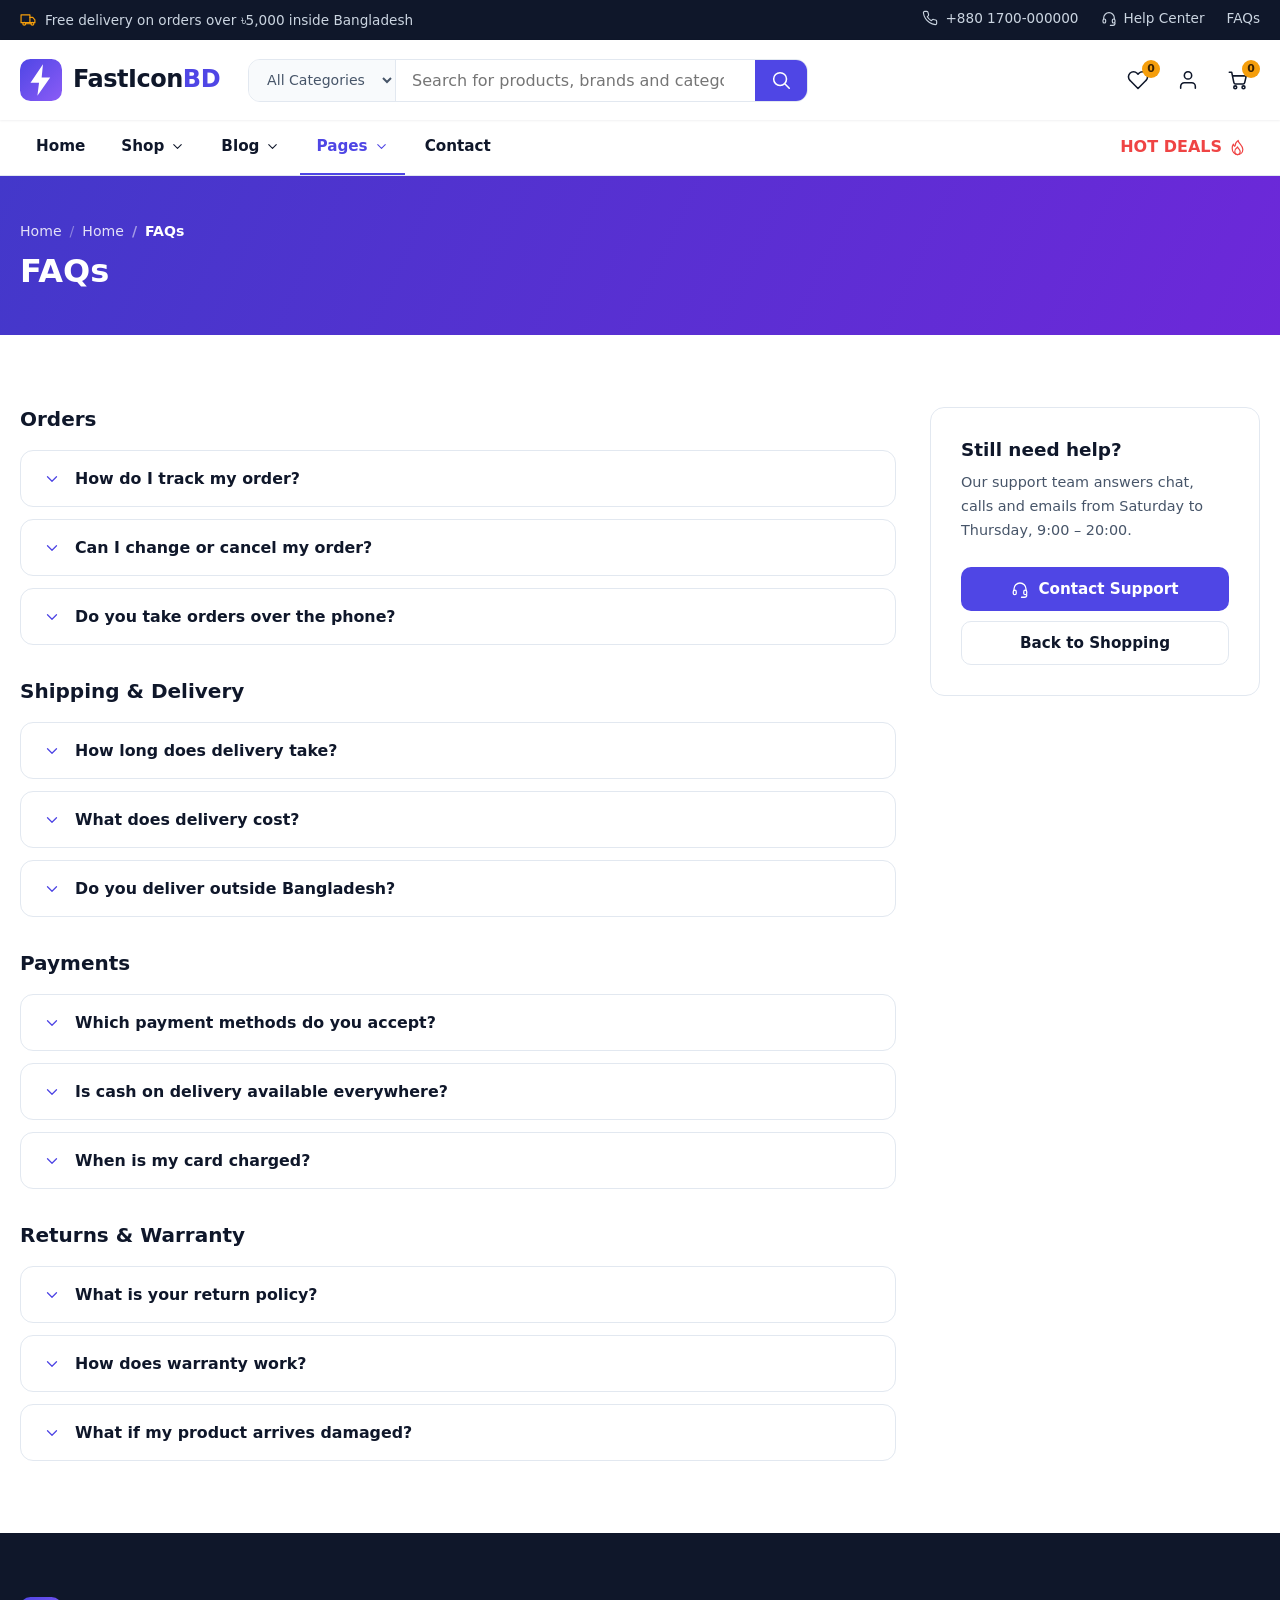
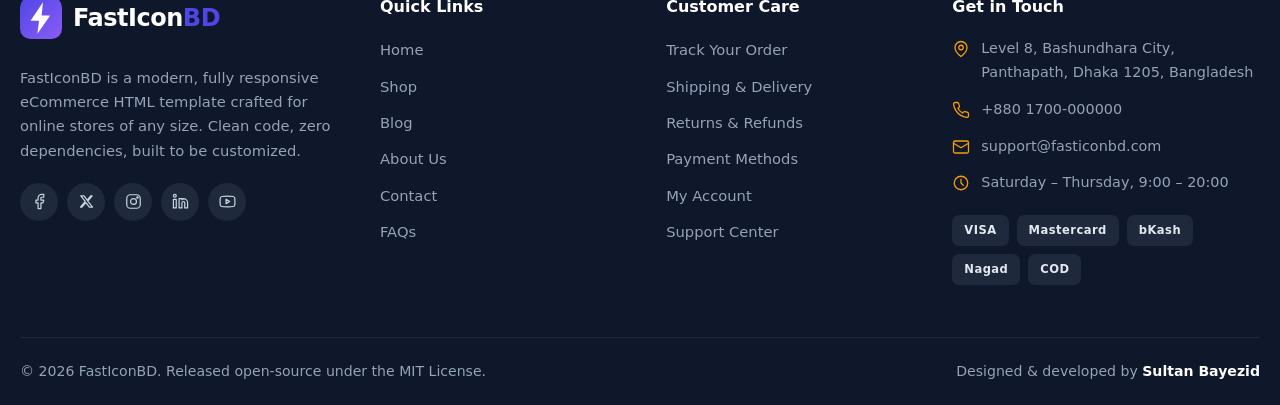
<file: faq.html>
<!DOCTYPE html>
<html lang="en">
<head>
<meta charset="UTF-8">
<meta name="viewport" content="width=device-width, initial-scale=1.0">
<title>FAQs · FastIconBD eCommerce HTML Template</title>
<meta name="description" content="Frequently asked questions about FastIconBD orders, shipping, payments, returns and warranty.">
<meta name="author" content="Sultan Bayezid">
<meta name="theme-color" content="#4f46e5">
<link rel="icon" type="image/svg+xml" href="assets/favicon.svg">
<link rel="stylesheet" href="assets/css/style.css">
</head>
<body>
<a class="skip-link" href="#main">Skip to content</a>
<div class="topbar">
  <div class="container topbar__inner">
    <p class="topbar__note"><svg class="ic" viewBox="0 0 24 24" fill="none" stroke="currentColor" stroke-width="1.7" stroke-linecap="round" stroke-linejoin="round" aria-hidden="true"><path d="M1.5 5.5h12.5v11H1.5z"/><path d="M14 9h4l3 3.5v4h-7"/><circle cx="6" cy="18" r="2"/><circle cx="17.5" cy="18" r="2"/><path d="M8 18h7.5"/></svg> Free delivery on orders over ৳5,000 inside Bangladesh</p>
    <ul class="topbar__links">
      <li><a href="#footer"><svg class="ic" viewBox="0 0 24 24" fill="none" stroke="currentColor" stroke-width="1.7" stroke-linecap="round" stroke-linejoin="round" aria-hidden="true"><path d="M22 16.9v3a2 2 0 0 1-2.2 2 19.8 19.8 0 0 1-8.6-3.1 19.5 19.5 0 0 1-6-6A19.8 19.8 0 0 1 2.1 4.2 2 2 0 0 1 4.1 2h3a2 2 0 0 1 2 1.7c.1 1 .4 2 .7 2.9a2 2 0 0 1-.5 2.1L8 10a16 16 0 0 0 6 6l1.3-1.3a2 2 0 0 1 2.1-.4c.9.3 1.9.6 2.9.7a2 2 0 0 1 1.7 2z"/></svg> +880 1700-000000</a></li>
      <li><a href="contact.html"><svg class="ic" viewBox="0 0 24 24" fill="none" stroke="currentColor" stroke-width="1.7" stroke-linecap="round" stroke-linejoin="round" aria-hidden="true"><path d="M4 14v-2a8 8 0 0 1 16 0v2"/><rect x="3" y="13.5" width="4" height="6" rx="2"/><rect x="17" y="13.5" width="4" height="6" rx="2"/><path d="M21 19.5v.5a3 3 0 0 1-3 3h-4"/></svg> Help Center</a></li>
      <li><a href="faq.html">FAQs</a></li>
    </ul>
  </div>
</div>
<header class="header" id="header">
  <div class="container header__main">
    <a class="logo" href="index.html" aria-label="FastIconBD home">
<svg class="logo__mark" viewBox="0 0 64 64" aria-hidden="true"><defs><linearGradient id="lg" x1="0" y1="0" x2="1" y2="1"><stop offset="0" stop-color="#4f46e5"/><stop offset="1" stop-color="#8b5cf6"/></linearGradient></defs><rect width="64" height="64" rx="16" fill="url(#lg)"/><path d="M35 8 16 36h13l-2.5 20L46 28H33l2-20z" fill="#fff"/></svg>
<span class="logo__text">FastIcon<em>BD</em></span>
</a>
    <form class="header__search" role="search" action="shop.html" onsubmit="return false">
      <div class="header__search-box">
        <select class="header__search-cat" aria-label="Search category">
          <option>All Categories</option><option>Smartphones</option><option>Laptops</option><option>Audio</option><option>Cameras</option><option>Wearables</option><option>Gaming</option><option>Accessories</option><option>Tablets</option>
        </select>
        <input type="search" placeholder="Search for products, brands and categories…" aria-label="Search products">
        <button type="submit" class="header__search-btn" aria-label="Search"><svg class="ic" viewBox="0 0 24 24" fill="none" stroke="currentColor" stroke-width="1.7" stroke-linecap="round" stroke-linejoin="round" aria-hidden="true"><circle cx="11" cy="11" r="7"/><path d="m21 21-4.3-4.3"/></svg></button>
      </div>
    </form>
    <div class="header__actions">
      <a class="header__icon" href="wishlist.html" aria-label="Wishlist"><svg class="ic" viewBox="0 0 24 24" fill="none" stroke="currentColor" stroke-width="1.7" stroke-linecap="round" stroke-linejoin="round" aria-hidden="true"><path d="M20.8 4.6a5.5 5.5 0 0 0-7.8 0L12 5.7l-1-1.1a5.5 5.5 0 0 0-7.8 7.8l1 1L12 21.2l7.8-7.8 1-1a5.5 5.5 0 0 0 0-7.8z"/></svg><span class="count js-wish-count">0</span></a>
      <a class="header__icon" href="login.html" aria-label="Account"><svg class="ic" viewBox="0 0 24 24" fill="none" stroke="currentColor" stroke-width="1.7" stroke-linecap="round" stroke-linejoin="round" aria-hidden="true"><path d="M20 21v-2a4 4 0 0 0-4-4H8a4 4 0 0 0-4 4v2"/><circle cx="12" cy="7" r="4"/></svg></a>
      <a class="header__icon header__icon--cart" href="cart.html" aria-label="Cart"><svg class="ic" viewBox="0 0 24 24" fill="none" stroke="currentColor" stroke-width="1.7" stroke-linecap="round" stroke-linejoin="round" aria-hidden="true"><circle cx="9" cy="20" r="1.6"/><circle cx="18" cy="20" r="1.6"/><path d="M2.5 3.5h2.6l2.4 11.4a1.8 1.8 0 0 0 1.8 1.4h8.2a1.8 1.8 0 0 0 1.8-1.4L21 7.5H6.2"/></svg><span class="count js-cart-count">0</span></a>
      <button class="header__burger" type="button" aria-label="Open menu" aria-expanded="false"><svg class="ic" viewBox="0 0 24 24" fill="none" stroke="currentColor" stroke-width="1.7" stroke-linecap="round" stroke-linejoin="round" aria-hidden="true"><path d="M3 6h18M3 12h18M3 18h18"/></svg></button>
    </div>
  </div>
</header>
<nav class="nav" aria-label="Primary">
  <div class="container nav__inner">
    <ul class="nav__list">
      <li class="nav__item" data-nav="home"><a href="index.html">Home</a></li>
      <li class="nav__item has-drop" data-nav="shop"><a href="shop.html">Shop <svg class="ic" viewBox="0 0 24 24" fill="none" stroke="currentColor" stroke-width="1.7" stroke-linecap="round" stroke-linejoin="round" aria-hidden="true"><path d="m6 9 6 6 6-6"/></svg></a>
        <ul class="drop">
          <li><a href="shop.html">All Products</a></li>
          <li><a href="shop.html">Smartphones</a></li>
          <li><a href="shop.html">Laptops</a></li>
          <li><a href="shop.html">Audio</a></li>
          <li><a href="shop.html">Cameras</a></li>
          <li><a href="shop.html">Wearables</a></li>
          <li><a href="shop.html">Gaming</a></li>
          <li><a href="shop.html">Accessories</a></li>
        </ul>
      </li>
      <li class="nav__item has-drop" data-nav="blog"><a href="blog.html">Blog <svg class="ic" viewBox="0 0 24 24" fill="none" stroke="currentColor" stroke-width="1.7" stroke-linecap="round" stroke-linejoin="round" aria-hidden="true"><path d="m6 9 6 6 6-6"/></svg></a>
        <ul class="drop">
          <li><a href="blog.html">All Posts</a></li>
          <li><a href="blog-single.html">Post Detail</a></li>
        </ul>
      </li>
      <li class="nav__item has-drop" data-nav="pages" data-active><a href="about.html">Pages <svg class="ic" viewBox="0 0 24 24" fill="none" stroke="currentColor" stroke-width="1.7" stroke-linecap="round" stroke-linejoin="round" aria-hidden="true"><path d="m6 9 6 6 6-6"/></svg></a>
        <ul class="drop">
          <li><a href="about.html">About Us</a></li>
          <li><a href="contact.html">Contact</a></li>
          <li><a href="faq.html">FAQs</a></li>
          <li><a href="wishlist.html">Wishlist</a></li>
          <li><a href="cart.html">Shopping Cart</a></li>
          <li><a href="checkout.html">Checkout</a></li>
          <li><a href="login.html">Login</a></li>
          <li><a href="register.html">Register</a></li>
          <li><a href="404.html">404 Page</a></li>
        </ul>
      </li>
      <li class="nav__item" data-nav="contact"><a href="contact.html">Contact</a></li>
    </ul>
    <a class="nav__deal" href="shop.html">HOT DEALS <svg class="ic" viewBox="0 0 24 24" fill="none" stroke="currentColor" stroke-width="1.7" stroke-linecap="round" stroke-linejoin="round" aria-hidden="true"><path d="M12 22c4.4 0 7.5-3 7.5-7.2 0-3.6-2.4-6-4.2-8.2C13.9 5 13 3.4 13 2c-3 2-4.2 5-4.2 6.8 0 .9-.7 1.4-1.4 1-.7-.5-1.2-1.6-1.2-2.6C4.7 9.3 4.5 11.7 4.5 13 4.5 18 7.6 22 12 22z"/><path d="M12 22c2.2 0 3.8-1.7 3.8-4 0-1.9-1.3-3.3-2.4-4.6-.6-.7-1-1.4-1.3-2.2-1.5 1.1-3.9 3.3-3.9 6.8 0 2.3 1.6 4 3.8 4z"/></svg></a>
  </div>
</nav>
<button type="button" class="nav__backdrop" aria-label="Close menu"></button>
<main id="main">
<div class="page-head">
  <div class="container">
    <nav class="breadcrumb" aria-label="Breadcrumb">
      <ol>
        <li><a href="index.html">Home</a></li><li><a href="index.html">Home</a></li>
        <li aria-current="page">FAQs</li>
      </ol>
    </nav>
    <h1 class="page-head__title">FAQs</h1>
  </div>
</div>
<section class="section"><div class="container faq-layout"><div class="faq-main">
<h2 class="faq__group">Orders</h2><div class="acc"><div class="acc__item">
  <button type="button" class="acc__head" aria-expanded="true"><svg class="ic" viewBox="0 0 24 24" fill="none" stroke="currentColor" stroke-width="1.7" stroke-linecap="round" stroke-linejoin="round" aria-hidden="true"><path d="m6 9 6 6 6-6"/></svg><span>How do I track my order?</span></button>
  <div class="acc__body"><p>Once your order ships you will receive an SMS and email with a tracking link. You can also open Track Your Order from the Customer Care menu and enter your order ID.</p></div>
</div><div class="acc__item">
  <button type="button" class="acc__head" aria-expanded="false"><svg class="ic" viewBox="0 0 24 24" fill="none" stroke="currentColor" stroke-width="1.7" stroke-linecap="round" stroke-linejoin="round" aria-hidden="true"><path d="m6 9 6 6 6-6"/></svg><span>Can I change or cancel my order?</span></button>
  <div class="acc__body"><p>Orders can be modified or cancelled free of charge within 2 hours of placement, or any time before the parcel is handed to the courier. Contact support with your order ID.</p></div>
</div><div class="acc__item">
  <button type="button" class="acc__head" aria-expanded="false"><svg class="ic" viewBox="0 0 24 24" fill="none" stroke="currentColor" stroke-width="1.7" stroke-linecap="round" stroke-linejoin="round" aria-hidden="true"><path d="m6 9 6 6 6-6"/></svg><span>Do you take orders over the phone?</span></button>
  <div class="acc__body"><p>Yes — call +880 1700-000000 during support hours and our team will place the order for you.</p></div>
</div></div><h2 class="faq__group">Shipping & Delivery</h2><div class="acc"><div class="acc__item">
  <button type="button" class="acc__head" aria-expanded="false"><svg class="ic" viewBox="0 0 24 24" fill="none" stroke="currentColor" stroke-width="1.7" stroke-linecap="round" stroke-linejoin="round" aria-hidden="true"><path d="m6 9 6 6 6-6"/></svg><span>How long does delivery take?</span></button>
  <div class="acc__body"><p>Standard delivery reaches most districts in 3–5 business days. Inside Dhaka it is usually 1–2 days. Express delivery lands in 1–2 days nationwide.</p></div>
</div><div class="acc__item">
  <button type="button" class="acc__head" aria-expanded="false"><svg class="ic" viewBox="0 0 24 24" fill="none" stroke="currentColor" stroke-width="1.7" stroke-linecap="round" stroke-linejoin="round" aria-hidden="true"><path d="m6 9 6 6 6-6"/></svg><span>What does delivery cost?</span></button>
  <div class="acc__body"><p>Standard delivery is ৳60 and free on orders over ৳5,000. Express delivery is a flat ৳150.</p></div>
</div><div class="acc__item">
  <button type="button" class="acc__head" aria-expanded="false"><svg class="ic" viewBox="0 0 24 24" fill="none" stroke="currentColor" stroke-width="1.7" stroke-linecap="round" stroke-linejoin="round" aria-hidden="true"><path d="m6 9 6 6 6-6"/></svg><span>Do you deliver outside Bangladesh?</span></button>
  <div class="acc__body"><p>Not yet. FastIconBD currently serves all 64 districts of Bangladesh.</p></div>
</div></div><h2 class="faq__group">Payments</h2><div class="acc"><div class="acc__item">
  <button type="button" class="acc__head" aria-expanded="false"><svg class="ic" viewBox="0 0 24 24" fill="none" stroke="currentColor" stroke-width="1.7" stroke-linecap="round" stroke-linejoin="round" aria-hidden="true"><path d="m6 9 6 6 6-6"/></svg><span>Which payment methods do you accept?</span></button>
  <div class="acc__body"><p>Cash on delivery, bKash, Nagad, and all major debit/credit cards (Visa, Mastercard, AMEX) over a secure SSL connection.</p></div>
</div><div class="acc__item">
  <button type="button" class="acc__head" aria-expanded="false"><svg class="ic" viewBox="0 0 24 24" fill="none" stroke="currentColor" stroke-width="1.7" stroke-linecap="round" stroke-linejoin="round" aria-hidden="true"><path d="m6 9 6 6 6-6"/></svg><span>Is cash on delivery available everywhere?</span></button>
  <div class="acc__body"><p>COD is available in all 64 districts. For orders above ৳50,000 we may request an advance partial payment.</p></div>
</div><div class="acc__item">
  <button type="button" class="acc__head" aria-expanded="false"><svg class="ic" viewBox="0 0 24 24" fill="none" stroke="currentColor" stroke-width="1.7" stroke-linecap="round" stroke-linejoin="round" aria-hidden="true"><path d="m6 9 6 6 6-6"/></svg><span>When is my card charged?</span></button>
  <div class="acc__body"><p>Cards are charged only at the moment the order is confirmed — never at checkout preview.</p></div>
</div></div><h2 class="faq__group">Returns & Warranty</h2><div class="acc"><div class="acc__item">
  <button type="button" class="acc__head" aria-expanded="false"><svg class="ic" viewBox="0 0 24 24" fill="none" stroke="currentColor" stroke-width="1.7" stroke-linecap="round" stroke-linejoin="round" aria-hidden="true"><path d="m6 9 6 6 6-6"/></svg><span>What is your return policy?</span></button>
  <div class="acc__body"><p>You may return any unused product in its original packaging within 7 days for a full refund or exchange. Refunds land on your original payment method within 3 business days.</p></div>
</div><div class="acc__item">
  <button type="button" class="acc__head" aria-expanded="false"><svg class="ic" viewBox="0 0 24 24" fill="none" stroke="currentColor" stroke-width="1.7" stroke-linecap="round" stroke-linejoin="round" aria-hidden="true"><path d="m6 9 6 6 6-6"/></svg><span>How does warranty work?</span></button>
  <div class="acc__body"><p>Every product carries its official manufacturer warranty (typically 1 year). Bring or ship the product with the warranty card to any FastIconBD point for a warranty claim.</p></div>
</div><div class="acc__item">
  <button type="button" class="acc__head" aria-expanded="false"><svg class="ic" viewBox="0 0 24 24" fill="none" stroke="currentColor" stroke-width="1.7" stroke-linecap="round" stroke-linejoin="round" aria-hidden="true"><path d="m6 9 6 6 6-6"/></svg><span>What if my product arrives damaged?</span></button>
  <div class="acc__body"><p>Report it within 48 hours with photos and we will replace the unit or refund you in full — including shipping.</p></div>
</div></div>
</div>
  <aside class="faq-side card">
    <h3>Still need help?</h3>
    <p>Our support team answers chat, calls and emails from Saturday to Thursday, 9:00 – 20:00.</p>
    <a href="contact.html" class="btn btn--primary btn--block"><svg class="ic" viewBox="0 0 24 24" fill="none" stroke="currentColor" stroke-width="1.7" stroke-linecap="round" stroke-linejoin="round" aria-hidden="true"><path d="M4 14v-2a8 8 0 0 1 16 0v2"/><rect x="3" y="13.5" width="4" height="6" rx="2"/><rect x="17" y="13.5" width="4" height="6" rx="2"/><path d="M21 19.5v.5a3 3 0 0 1-3 3h-4"/></svg> Contact Support</a>
    <a href="shop.html" class="btn btn--ghost-dark btn--block">Back to Shopping</a>
  </aside>
</div></section>
</main>
<footer class="footer" id="footer">
  <div class="container">
    <div class="footer__grid">
      <div class="footer__col footer__about">
        <a class="logo" href="index.html" aria-label="FastIconBD home">
<svg class="logo__mark" viewBox="0 0 64 64" aria-hidden="true"><defs><linearGradient id="lg" x1="0" y1="0" x2="1" y2="1"><stop offset="0" stop-color="#4f46e5"/><stop offset="1" stop-color="#8b5cf6"/></linearGradient></defs><rect width="64" height="64" rx="16" fill="url(#lg)"/><path d="M35 8 16 36h13l-2.5 20L46 28H33l2-20z" fill="#fff"/></svg>
<span class="logo__text">FastIcon<em>BD</em></span>
</a>
        <p>FastIconBD is a modern, fully responsive eCommerce HTML template crafted for online stores of any size. Clean code, zero dependencies, built to be customized.</p>
        <div class="social">
          <a href="#" aria-label="Facebook"><svg class="ic" viewBox="0 0 24 24" fill="none" stroke="currentColor" stroke-width="1.7" stroke-linecap="round" stroke-linejoin="round" aria-hidden="true"><path d="M18 2h-3a5 5 0 0 0-5 5v3H7v4h3v8h4v-8h3l1-4h-4V7a1 1 0 0 1 1-1h3z"/></svg></a>
          <a href="#" aria-label="Twitter / X"><svg class="ic" viewBox="0 0 24 24" fill="none" stroke="currentColor" stroke-width="1.7" stroke-linecap="round" stroke-linejoin="round" aria-hidden="true"><path d="M4 4h4.5l4.5 6L18 4h2l-6.3 7.6L20.5 20H16l-4.8-6.4L5.5 20h-2l6.7-8.1z"/></svg></a>
          <a href="#" aria-label="Instagram"><svg class="ic" viewBox="0 0 24 24" fill="none" stroke="currentColor" stroke-width="1.7" stroke-linecap="round" stroke-linejoin="round" aria-hidden="true"><rect x="2.5" y="2.5" width="19" height="19" rx="5"/><circle cx="12" cy="12" r="4.2"/><circle cx="17.6" cy="6.4" r="1"/></svg></a>
          <a href="#" aria-label="LinkedIn"><svg class="ic" viewBox="0 0 24 24" fill="none" stroke="currentColor" stroke-width="1.7" stroke-linecap="round" stroke-linejoin="round" aria-hidden="true"><path d="M16 8a6 6 0 0 1 6 6v7h-4v-7a2 2 0 0 0-4 0v7h-4V8h4v1.5A6 6 0 0 1 16 8z"/><rect x="2" y="9" width="4" height="12"/><circle cx="4" cy="4" r="2"/></svg></a>
          <a href="#" aria-label="YouTube"><svg class="ic" viewBox="0 0 24 24" fill="none" stroke="currentColor" stroke-width="1.7" stroke-linecap="round" stroke-linejoin="round" aria-hidden="true"><path d="M22.5 12s0-3.4-.4-5a2.8 2.8 0 0 0-2-2C18.4 4.5 12 4.5 12 4.5s-6.4 0-8.1.5a2.8 2.8 0 0 0-2 2c-.4 1.6-.4 5-.4 5s0 3.4.4 5a2.8 2.8 0 0 0 2 2c1.7.5 8.1.5 8.1.5s6.4 0 8.1-.5a2.8 2.8 0 0 0 2-2c.4-1.6.4-5 .4-5z"/><path d="m10 9 5 3-5 3z"/></svg></a>
        </div>
      </div>
      <div class="footer__col">
        <h4 class="footer__title">Quick Links</h4>
        <ul class="footer__links">
          <li><a href="index.html">Home</a></li>
          <li><a href="shop.html">Shop</a></li>
          <li><a href="blog.html">Blog</a></li>
          <li><a href="about.html">About Us</a></li>
          <li><a href="contact.html">Contact</a></li>
          <li><a href="faq.html">FAQs</a></li>
        </ul>
      </div>
      <div class="footer__col">
        <h4 class="footer__title">Customer Care</h4>
        <ul class="footer__links">
          <li><a href="faq.html">Track Your Order</a></li>
          <li><a href="faq.html">Shipping &amp; Delivery</a></li>
          <li><a href="faq.html">Returns &amp; Refunds</a></li>
          <li><a href="faq.html">Payment Methods</a></li>
          <li><a href="login.html">My Account</a></li>
          <li><a href="contact.html">Support Center</a></li>
        </ul>
      </div>
      <div class="footer__col">
        <h4 class="footer__title">Get in Touch</h4>
        <ul class="footer__contact">
          <li><svg class="ic" viewBox="0 0 24 24" fill="none" stroke="currentColor" stroke-width="1.7" stroke-linecap="round" stroke-linejoin="round" aria-hidden="true"><path d="M20 10c0 6-8 12-8 12s-8-6-8-12a8 8 0 0 1 16 0z"/><circle cx="12" cy="10" r="3"/></svg> <span>Level 8, Bashundhara City, Panthapath, Dhaka 1205, Bangladesh</span></li>
          <li><svg class="ic" viewBox="0 0 24 24" fill="none" stroke="currentColor" stroke-width="1.7" stroke-linecap="round" stroke-linejoin="round" aria-hidden="true"><path d="M22 16.9v3a2 2 0 0 1-2.2 2 19.8 19.8 0 0 1-8.6-3.1 19.5 19.5 0 0 1-6-6A19.8 19.8 0 0 1 2.1 4.2 2 2 0 0 1 4.1 2h3a2 2 0 0 1 2 1.7c.1 1 .4 2 .7 2.9a2 2 0 0 1-.5 2.1L8 10a16 16 0 0 0 6 6l1.3-1.3a2 2 0 0 1 2.1-.4c.9.3 1.9.6 2.9.7a2 2 0 0 1 1.7 2z"/></svg> <span>+880 1700-000000</span></li>
          <li><svg class="ic" viewBox="0 0 24 24" fill="none" stroke="currentColor" stroke-width="1.7" stroke-linecap="round" stroke-linejoin="round" aria-hidden="true"><rect x="2" y="4" width="20" height="16" rx="2"/><path d="m22 7-10 6L2 7"/></svg> <span>support@fasticonbd.com</span></li>
          <li><svg class="ic" viewBox="0 0 24 24" fill="none" stroke="currentColor" stroke-width="1.7" stroke-linecap="round" stroke-linejoin="round" aria-hidden="true"><circle cx="12" cy="12" r="9"/><path d="M12 7v5l3 3"/></svg> <span>Saturday – Thursday, 9:00 – 20:00</span></li>
        </ul>
        <div class="payments" aria-label="Accepted payment methods">
          <span class="pay-chip">VISA</span><span class="pay-chip">Mastercard</span><span class="pay-chip">bKash</span><span class="pay-chip">Nagad</span><span class="pay-chip">COD</span>
        </div>
      </div>
    </div>
    <div class="footer__bottom">
      <p>© 2026 FastIconBD. Released open-source under the MIT License.</p>
      <p class="footer__credit">Designed &amp; developed by <a href="https://lastlineweb.com" rel="noopener">Sultan Bayezid</a></p>
    </div>
  </div>
</footer>
<button type="button" class="back-to-top" aria-label="Back to top"><svg class="ic" viewBox="0 0 24 24" fill="none" stroke="currentColor" stroke-width="1.7" stroke-linecap="round" stroke-linejoin="round" aria-hidden="true"><path d="m6 9 6 6 6-6"/></svg></button>
<div class="toast-region" aria-live="polite"></div>
<script src="assets/js/main.js"></script>
</body>
</html>
</file>
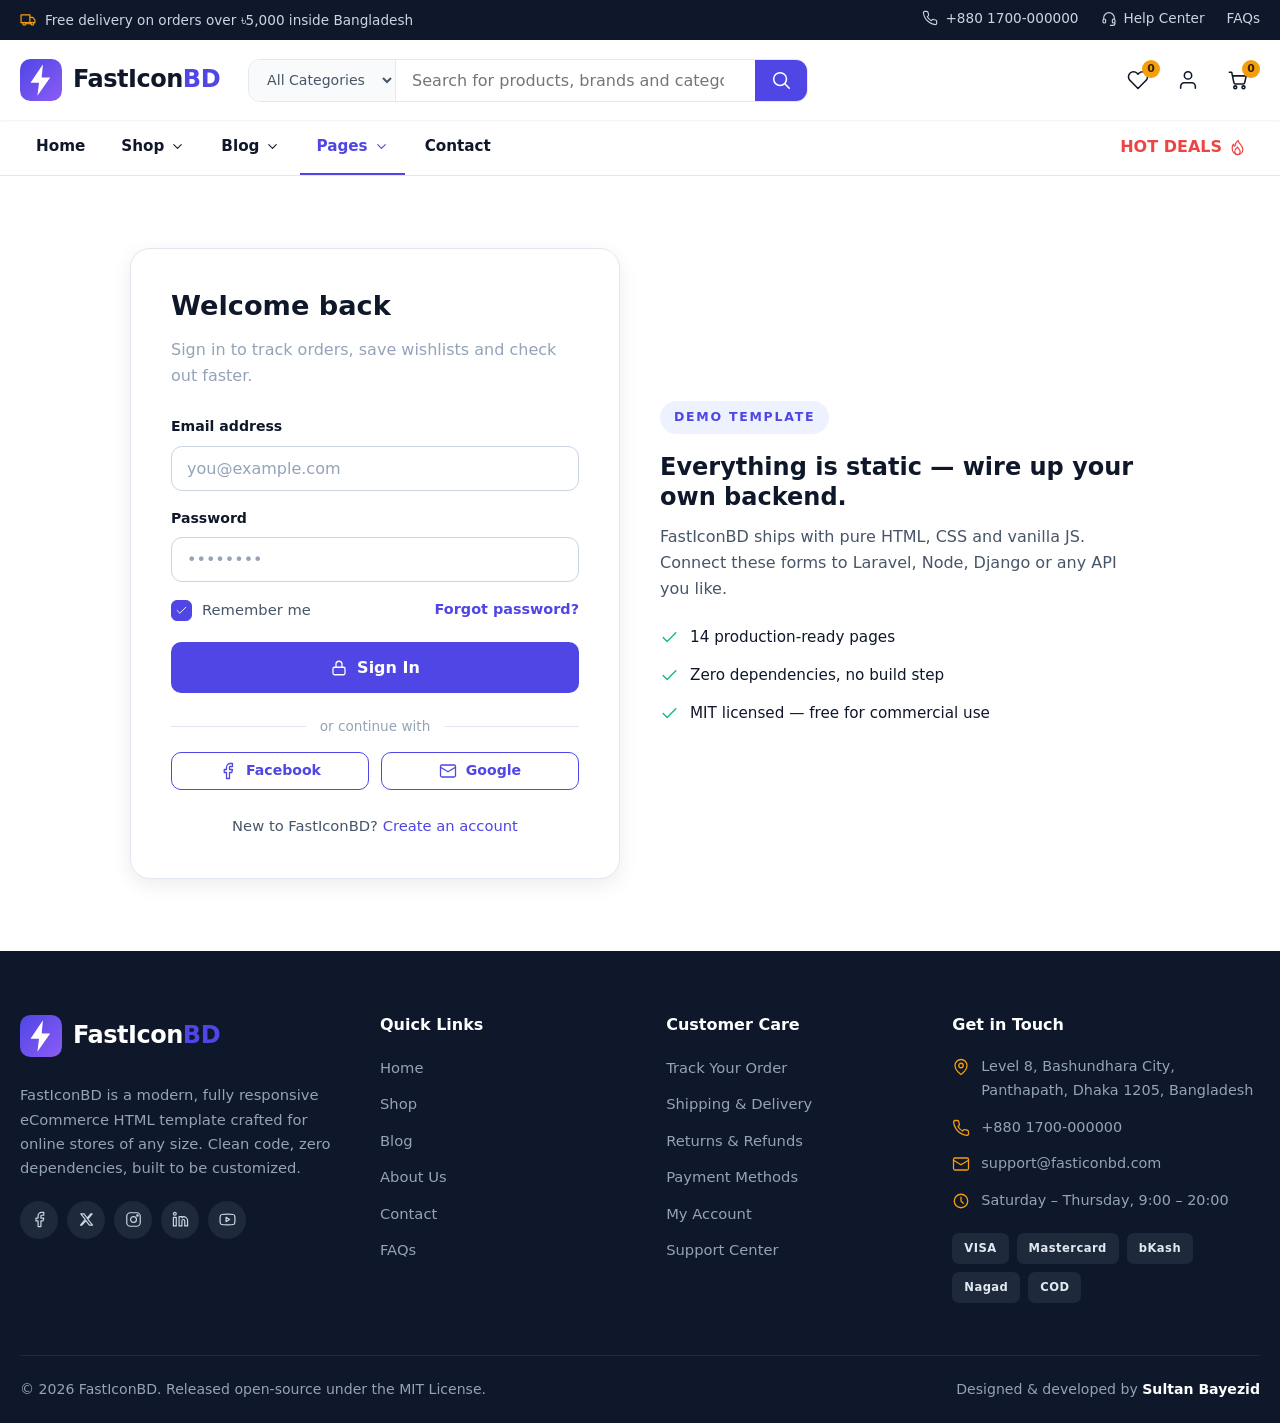
<file: login.html>
<!DOCTYPE html>
<html lang="en">
<head>
<meta charset="UTF-8">
<meta name="viewport" content="width=device-width, initial-scale=1.0">
<title>Sign In · FastIconBD eCommerce HTML Template</title>
<meta name="description" content="Sign in to your FastIconBD account to track orders and check out faster.">
<meta name="author" content="Sultan Bayezid">
<meta name="theme-color" content="#4f46e5">
<link rel="icon" type="image/svg+xml" href="assets/favicon.svg">
<link rel="stylesheet" href="assets/css/style.css">
</head>
<body>
<a class="skip-link" href="#main">Skip to content</a>
<div class="topbar">
  <div class="container topbar__inner">
    <p class="topbar__note"><svg class="ic" viewBox="0 0 24 24" fill="none" stroke="currentColor" stroke-width="1.7" stroke-linecap="round" stroke-linejoin="round" aria-hidden="true"><path d="M1.5 5.5h12.5v11H1.5z"/><path d="M14 9h4l3 3.5v4h-7"/><circle cx="6" cy="18" r="2"/><circle cx="17.5" cy="18" r="2"/><path d="M8 18h7.5"/></svg> Free delivery on orders over ৳5,000 inside Bangladesh</p>
    <ul class="topbar__links">
      <li><a href="#footer"><svg class="ic" viewBox="0 0 24 24" fill="none" stroke="currentColor" stroke-width="1.7" stroke-linecap="round" stroke-linejoin="round" aria-hidden="true"><path d="M22 16.9v3a2 2 0 0 1-2.2 2 19.8 19.8 0 0 1-8.6-3.1 19.5 19.5 0 0 1-6-6A19.8 19.8 0 0 1 2.1 4.2 2 2 0 0 1 4.1 2h3a2 2 0 0 1 2 1.7c.1 1 .4 2 .7 2.9a2 2 0 0 1-.5 2.1L8 10a16 16 0 0 0 6 6l1.3-1.3a2 2 0 0 1 2.1-.4c.9.3 1.9.6 2.9.7a2 2 0 0 1 1.7 2z"/></svg> +880 1700-000000</a></li>
      <li><a href="contact.html"><svg class="ic" viewBox="0 0 24 24" fill="none" stroke="currentColor" stroke-width="1.7" stroke-linecap="round" stroke-linejoin="round" aria-hidden="true"><path d="M4 14v-2a8 8 0 0 1 16 0v2"/><rect x="3" y="13.5" width="4" height="6" rx="2"/><rect x="17" y="13.5" width="4" height="6" rx="2"/><path d="M21 19.5v.5a3 3 0 0 1-3 3h-4"/></svg> Help Center</a></li>
      <li><a href="faq.html">FAQs</a></li>
    </ul>
  </div>
</div>
<header class="header" id="header">
  <div class="container header__main">
    <a class="logo" href="index.html" aria-label="FastIconBD home">
<svg class="logo__mark" viewBox="0 0 64 64" aria-hidden="true"><defs><linearGradient id="lg" x1="0" y1="0" x2="1" y2="1"><stop offset="0" stop-color="#4f46e5"/><stop offset="1" stop-color="#8b5cf6"/></linearGradient></defs><rect width="64" height="64" rx="16" fill="url(#lg)"/><path d="M35 8 16 36h13l-2.5 20L46 28H33l2-20z" fill="#fff"/></svg>
<span class="logo__text">FastIcon<em>BD</em></span>
</a>
    <form class="header__search" role="search" action="shop.html" onsubmit="return false">
      <div class="header__search-box">
        <select class="header__search-cat" aria-label="Search category">
          <option>All Categories</option><option>Smartphones</option><option>Laptops</option><option>Audio</option><option>Cameras</option><option>Wearables</option><option>Gaming</option><option>Accessories</option><option>Tablets</option>
        </select>
        <input type="search" placeholder="Search for products, brands and categories…" aria-label="Search products">
        <button type="submit" class="header__search-btn" aria-label="Search"><svg class="ic" viewBox="0 0 24 24" fill="none" stroke="currentColor" stroke-width="1.7" stroke-linecap="round" stroke-linejoin="round" aria-hidden="true"><circle cx="11" cy="11" r="7"/><path d="m21 21-4.3-4.3"/></svg></button>
      </div>
    </form>
    <div class="header__actions">
      <a class="header__icon" href="wishlist.html" aria-label="Wishlist"><svg class="ic" viewBox="0 0 24 24" fill="none" stroke="currentColor" stroke-width="1.7" stroke-linecap="round" stroke-linejoin="round" aria-hidden="true"><path d="M20.8 4.6a5.5 5.5 0 0 0-7.8 0L12 5.7l-1-1.1a5.5 5.5 0 0 0-7.8 7.8l1 1L12 21.2l7.8-7.8 1-1a5.5 5.5 0 0 0 0-7.8z"/></svg><span class="count js-wish-count">0</span></a>
      <a class="header__icon" href="login.html" aria-label="Account"><svg class="ic" viewBox="0 0 24 24" fill="none" stroke="currentColor" stroke-width="1.7" stroke-linecap="round" stroke-linejoin="round" aria-hidden="true"><path d="M20 21v-2a4 4 0 0 0-4-4H8a4 4 0 0 0-4 4v2"/><circle cx="12" cy="7" r="4"/></svg></a>
      <a class="header__icon header__icon--cart" href="cart.html" aria-label="Cart"><svg class="ic" viewBox="0 0 24 24" fill="none" stroke="currentColor" stroke-width="1.7" stroke-linecap="round" stroke-linejoin="round" aria-hidden="true"><circle cx="9" cy="20" r="1.6"/><circle cx="18" cy="20" r="1.6"/><path d="M2.5 3.5h2.6l2.4 11.4a1.8 1.8 0 0 0 1.8 1.4h8.2a1.8 1.8 0 0 0 1.8-1.4L21 7.5H6.2"/></svg><span class="count js-cart-count">0</span></a>
      <button class="header__burger" type="button" aria-label="Open menu" aria-expanded="false"><svg class="ic" viewBox="0 0 24 24" fill="none" stroke="currentColor" stroke-width="1.7" stroke-linecap="round" stroke-linejoin="round" aria-hidden="true"><path d="M3 6h18M3 12h18M3 18h18"/></svg></button>
    </div>
  </div>
</header>
<nav class="nav" aria-label="Primary">
  <div class="container nav__inner">
    <ul class="nav__list">
      <li class="nav__item" data-nav="home"><a href="index.html">Home</a></li>
      <li class="nav__item has-drop" data-nav="shop"><a href="shop.html">Shop <svg class="ic" viewBox="0 0 24 24" fill="none" stroke="currentColor" stroke-width="1.7" stroke-linecap="round" stroke-linejoin="round" aria-hidden="true"><path d="m6 9 6 6 6-6"/></svg></a>
        <ul class="drop">
          <li><a href="shop.html">All Products</a></li>
          <li><a href="shop.html">Smartphones</a></li>
          <li><a href="shop.html">Laptops</a></li>
          <li><a href="shop.html">Audio</a></li>
          <li><a href="shop.html">Cameras</a></li>
          <li><a href="shop.html">Wearables</a></li>
          <li><a href="shop.html">Gaming</a></li>
          <li><a href="shop.html">Accessories</a></li>
        </ul>
      </li>
      <li class="nav__item has-drop" data-nav="blog"><a href="blog.html">Blog <svg class="ic" viewBox="0 0 24 24" fill="none" stroke="currentColor" stroke-width="1.7" stroke-linecap="round" stroke-linejoin="round" aria-hidden="true"><path d="m6 9 6 6 6-6"/></svg></a>
        <ul class="drop">
          <li><a href="blog.html">All Posts</a></li>
          <li><a href="blog-single.html">Post Detail</a></li>
        </ul>
      </li>
      <li class="nav__item has-drop" data-nav="pages" data-active><a href="about.html">Pages <svg class="ic" viewBox="0 0 24 24" fill="none" stroke="currentColor" stroke-width="1.7" stroke-linecap="round" stroke-linejoin="round" aria-hidden="true"><path d="m6 9 6 6 6-6"/></svg></a>
        <ul class="drop">
          <li><a href="about.html">About Us</a></li>
          <li><a href="contact.html">Contact</a></li>
          <li><a href="faq.html">FAQs</a></li>
          <li><a href="wishlist.html">Wishlist</a></li>
          <li><a href="cart.html">Shopping Cart</a></li>
          <li><a href="checkout.html">Checkout</a></li>
          <li><a href="login.html">Login</a></li>
          <li><a href="register.html">Register</a></li>
          <li><a href="404.html">404 Page</a></li>
        </ul>
      </li>
      <li class="nav__item" data-nav="contact"><a href="contact.html">Contact</a></li>
    </ul>
    <a class="nav__deal" href="shop.html">HOT DEALS <svg class="ic" viewBox="0 0 24 24" fill="none" stroke="currentColor" stroke-width="1.7" stroke-linecap="round" stroke-linejoin="round" aria-hidden="true"><path d="M12 22c4.4 0 7.5-3 7.5-7.2 0-3.6-2.4-6-4.2-8.2C13.9 5 13 3.4 13 2c-3 2-4.2 5-4.2 6.8 0 .9-.7 1.4-1.4 1-.7-.5-1.2-1.6-1.2-2.6C4.7 9.3 4.5 11.7 4.5 13 4.5 18 7.6 22 12 22z"/><path d="M12 22c2.2 0 3.8-1.7 3.8-4 0-1.9-1.3-3.3-2.4-4.6-.6-.7-1-1.4-1.3-2.2-1.5 1.1-3.9 3.3-3.9 6.8 0 2.3 1.6 4 3.8 4z"/></svg></a>
  </div>
</nav>
<button type="button" class="nav__backdrop" aria-label="Close menu"></button>
<main id="main">
<section class="section auth">
  <div class="container auth__wrap">
    <div class="auth-card">
      <h1>Welcome back</h1>
      <p class="auth__sub">Sign in to track orders, save wishlists and check out faster.</p>
      <form onsubmit="return false">
        <div class="form-field"><label for="lg-email">Email address</label><input id="lg-email" type="email" placeholder="you@example.com" required></div>
        <div class="form-field"><label for="lg-pass">Password</label><input id="lg-pass" type="password" placeholder="••••••••" required></div>
        <div class="auth__row">
          <label class="check"><input type="checkbox" checked><span class="check__box"><svg class="ic" viewBox="0 0 24 24" fill="none" stroke="currentColor" stroke-width="1.7" stroke-linecap="round" stroke-linejoin="round" aria-hidden="true"><path d="M20 6 9 17l-5-5"/></svg></span> Remember me</label>
          <a href="#" class="auth__link">Forgot password?</a>
        </div>
        <button type="submit" class="btn btn--primary btn--block btn--lg"><svg class="ic" viewBox="0 0 24 24" fill="none" stroke="currentColor" stroke-width="1.7" stroke-linecap="round" stroke-linejoin="round" aria-hidden="true"><rect x="4" y="11" width="16" height="10" rx="2"/><path d="M8 11V7a4 4 0 0 1 8 0v4"/></svg> Sign In</button>
      </form>
      <div class="auth__alt"><span>or continue with</span></div>
      <div class="auth__social">
        <button type="button" class="btn btn--outline btn--sm"><svg class="ic" viewBox="0 0 24 24" fill="none" stroke="currentColor" stroke-width="1.7" stroke-linecap="round" stroke-linejoin="round" aria-hidden="true"><path d="M18 2h-3a5 5 0 0 0-5 5v3H7v4h3v8h4v-8h3l1-4h-4V7a1 1 0 0 1 1-1h3z"/></svg> Facebook</button>
        <button type="button" class="btn btn--outline btn--sm"><svg class="ic" viewBox="0 0 24 24" fill="none" stroke="currentColor" stroke-width="1.7" stroke-linecap="round" stroke-linejoin="round" aria-hidden="true"><rect x="2" y="4" width="20" height="16" rx="2"/><path d="m22 7-10 6L2 7"/></svg> Google</button>
      </div>
      <p class="auth__foot">New to FastIconBD? <a href="register.html">Create an account</a></p>
    </div>
    <aside class="auth-side">
      <span class="eyebrow">Demo template</span>
      <h2>Everything is static — wire up your own backend.</h2>
      <p>FastIconBD ships with pure HTML, CSS and vanilla JS. Connect these forms to Laravel, Node, Django or any API you like.</p>
      <ul class="tick-list">
        <li><svg class="ic" viewBox="0 0 24 24" fill="none" stroke="currentColor" stroke-width="1.7" stroke-linecap="round" stroke-linejoin="round" aria-hidden="true"><path d="M20 6 9 17l-5-5"/></svg> 14 production-ready pages</li>
        <li><svg class="ic" viewBox="0 0 24 24" fill="none" stroke="currentColor" stroke-width="1.7" stroke-linecap="round" stroke-linejoin="round" aria-hidden="true"><path d="M20 6 9 17l-5-5"/></svg> Zero dependencies, no build step</li>
        <li><svg class="ic" viewBox="0 0 24 24" fill="none" stroke="currentColor" stroke-width="1.7" stroke-linecap="round" stroke-linejoin="round" aria-hidden="true"><path d="M20 6 9 17l-5-5"/></svg> MIT licensed — free for commercial use</li>
      </ul>
    </aside>
  </div>
</section>
</main>
<footer class="footer" id="footer">
  <div class="container">
    <div class="footer__grid">
      <div class="footer__col footer__about">
        <a class="logo" href="index.html" aria-label="FastIconBD home">
<svg class="logo__mark" viewBox="0 0 64 64" aria-hidden="true"><defs><linearGradient id="lg" x1="0" y1="0" x2="1" y2="1"><stop offset="0" stop-color="#4f46e5"/><stop offset="1" stop-color="#8b5cf6"/></linearGradient></defs><rect width="64" height="64" rx="16" fill="url(#lg)"/><path d="M35 8 16 36h13l-2.5 20L46 28H33l2-20z" fill="#fff"/></svg>
<span class="logo__text">FastIcon<em>BD</em></span>
</a>
        <p>FastIconBD is a modern, fully responsive eCommerce HTML template crafted for online stores of any size. Clean code, zero dependencies, built to be customized.</p>
        <div class="social">
          <a href="#" aria-label="Facebook"><svg class="ic" viewBox="0 0 24 24" fill="none" stroke="currentColor" stroke-width="1.7" stroke-linecap="round" stroke-linejoin="round" aria-hidden="true"><path d="M18 2h-3a5 5 0 0 0-5 5v3H7v4h3v8h4v-8h3l1-4h-4V7a1 1 0 0 1 1-1h3z"/></svg></a>
          <a href="#" aria-label="Twitter / X"><svg class="ic" viewBox="0 0 24 24" fill="none" stroke="currentColor" stroke-width="1.7" stroke-linecap="round" stroke-linejoin="round" aria-hidden="true"><path d="M4 4h4.5l4.5 6L18 4h2l-6.3 7.6L20.5 20H16l-4.8-6.4L5.5 20h-2l6.7-8.1z"/></svg></a>
          <a href="#" aria-label="Instagram"><svg class="ic" viewBox="0 0 24 24" fill="none" stroke="currentColor" stroke-width="1.7" stroke-linecap="round" stroke-linejoin="round" aria-hidden="true"><rect x="2.5" y="2.5" width="19" height="19" rx="5"/><circle cx="12" cy="12" r="4.2"/><circle cx="17.6" cy="6.4" r="1"/></svg></a>
          <a href="#" aria-label="LinkedIn"><svg class="ic" viewBox="0 0 24 24" fill="none" stroke="currentColor" stroke-width="1.7" stroke-linecap="round" stroke-linejoin="round" aria-hidden="true"><path d="M16 8a6 6 0 0 1 6 6v7h-4v-7a2 2 0 0 0-4 0v7h-4V8h4v1.5A6 6 0 0 1 16 8z"/><rect x="2" y="9" width="4" height="12"/><circle cx="4" cy="4" r="2"/></svg></a>
          <a href="#" aria-label="YouTube"><svg class="ic" viewBox="0 0 24 24" fill="none" stroke="currentColor" stroke-width="1.7" stroke-linecap="round" stroke-linejoin="round" aria-hidden="true"><path d="M22.5 12s0-3.4-.4-5a2.8 2.8 0 0 0-2-2C18.4 4.5 12 4.5 12 4.5s-6.4 0-8.1.5a2.8 2.8 0 0 0-2 2c-.4 1.6-.4 5-.4 5s0 3.4.4 5a2.8 2.8 0 0 0 2 2c1.7.5 8.1.5 8.1.5s6.4 0 8.1-.5a2.8 2.8 0 0 0 2-2c.4-1.6.4-5 .4-5z"/><path d="m10 9 5 3-5 3z"/></svg></a>
        </div>
      </div>
      <div class="footer__col">
        <h4 class="footer__title">Quick Links</h4>
        <ul class="footer__links">
          <li><a href="index.html">Home</a></li>
          <li><a href="shop.html">Shop</a></li>
          <li><a href="blog.html">Blog</a></li>
          <li><a href="about.html">About Us</a></li>
          <li><a href="contact.html">Contact</a></li>
          <li><a href="faq.html">FAQs</a></li>
        </ul>
      </div>
      <div class="footer__col">
        <h4 class="footer__title">Customer Care</h4>
        <ul class="footer__links">
          <li><a href="faq.html">Track Your Order</a></li>
          <li><a href="faq.html">Shipping &amp; Delivery</a></li>
          <li><a href="faq.html">Returns &amp; Refunds</a></li>
          <li><a href="faq.html">Payment Methods</a></li>
          <li><a href="login.html">My Account</a></li>
          <li><a href="contact.html">Support Center</a></li>
        </ul>
      </div>
      <div class="footer__col">
        <h4 class="footer__title">Get in Touch</h4>
        <ul class="footer__contact">
          <li><svg class="ic" viewBox="0 0 24 24" fill="none" stroke="currentColor" stroke-width="1.7" stroke-linecap="round" stroke-linejoin="round" aria-hidden="true"><path d="M20 10c0 6-8 12-8 12s-8-6-8-12a8 8 0 0 1 16 0z"/><circle cx="12" cy="10" r="3"/></svg> <span>Level 8, Bashundhara City, Panthapath, Dhaka 1205, Bangladesh</span></li>
          <li><svg class="ic" viewBox="0 0 24 24" fill="none" stroke="currentColor" stroke-width="1.7" stroke-linecap="round" stroke-linejoin="round" aria-hidden="true"><path d="M22 16.9v3a2 2 0 0 1-2.2 2 19.8 19.8 0 0 1-8.6-3.1 19.5 19.5 0 0 1-6-6A19.8 19.8 0 0 1 2.1 4.2 2 2 0 0 1 4.1 2h3a2 2 0 0 1 2 1.7c.1 1 .4 2 .7 2.9a2 2 0 0 1-.5 2.1L8 10a16 16 0 0 0 6 6l1.3-1.3a2 2 0 0 1 2.1-.4c.9.3 1.9.6 2.9.7a2 2 0 0 1 1.7 2z"/></svg> <span>+880 1700-000000</span></li>
          <li><svg class="ic" viewBox="0 0 24 24" fill="none" stroke="currentColor" stroke-width="1.7" stroke-linecap="round" stroke-linejoin="round" aria-hidden="true"><rect x="2" y="4" width="20" height="16" rx="2"/><path d="m22 7-10 6L2 7"/></svg> <span>support@fasticonbd.com</span></li>
          <li><svg class="ic" viewBox="0 0 24 24" fill="none" stroke="currentColor" stroke-width="1.7" stroke-linecap="round" stroke-linejoin="round" aria-hidden="true"><circle cx="12" cy="12" r="9"/><path d="M12 7v5l3 3"/></svg> <span>Saturday – Thursday, 9:00 – 20:00</span></li>
        </ul>
        <div class="payments" aria-label="Accepted payment methods">
          <span class="pay-chip">VISA</span><span class="pay-chip">Mastercard</span><span class="pay-chip">bKash</span><span class="pay-chip">Nagad</span><span class="pay-chip">COD</span>
        </div>
      </div>
    </div>
    <div class="footer__bottom">
      <p>© 2026 FastIconBD. Released open-source under the MIT License.</p>
      <p class="footer__credit">Designed &amp; developed by <a href="https://lastlineweb.com" rel="noopener">Sultan Bayezid</a></p>
    </div>
  </div>
</footer>
<button type="button" class="back-to-top" aria-label="Back to top"><svg class="ic" viewBox="0 0 24 24" fill="none" stroke="currentColor" stroke-width="1.7" stroke-linecap="round" stroke-linejoin="round" aria-hidden="true"><path d="m6 9 6 6 6-6"/></svg></button>
<div class="toast-region" aria-live="polite"></div>
<script src="assets/js/main.js"></script>
</body>
</html>
</file>
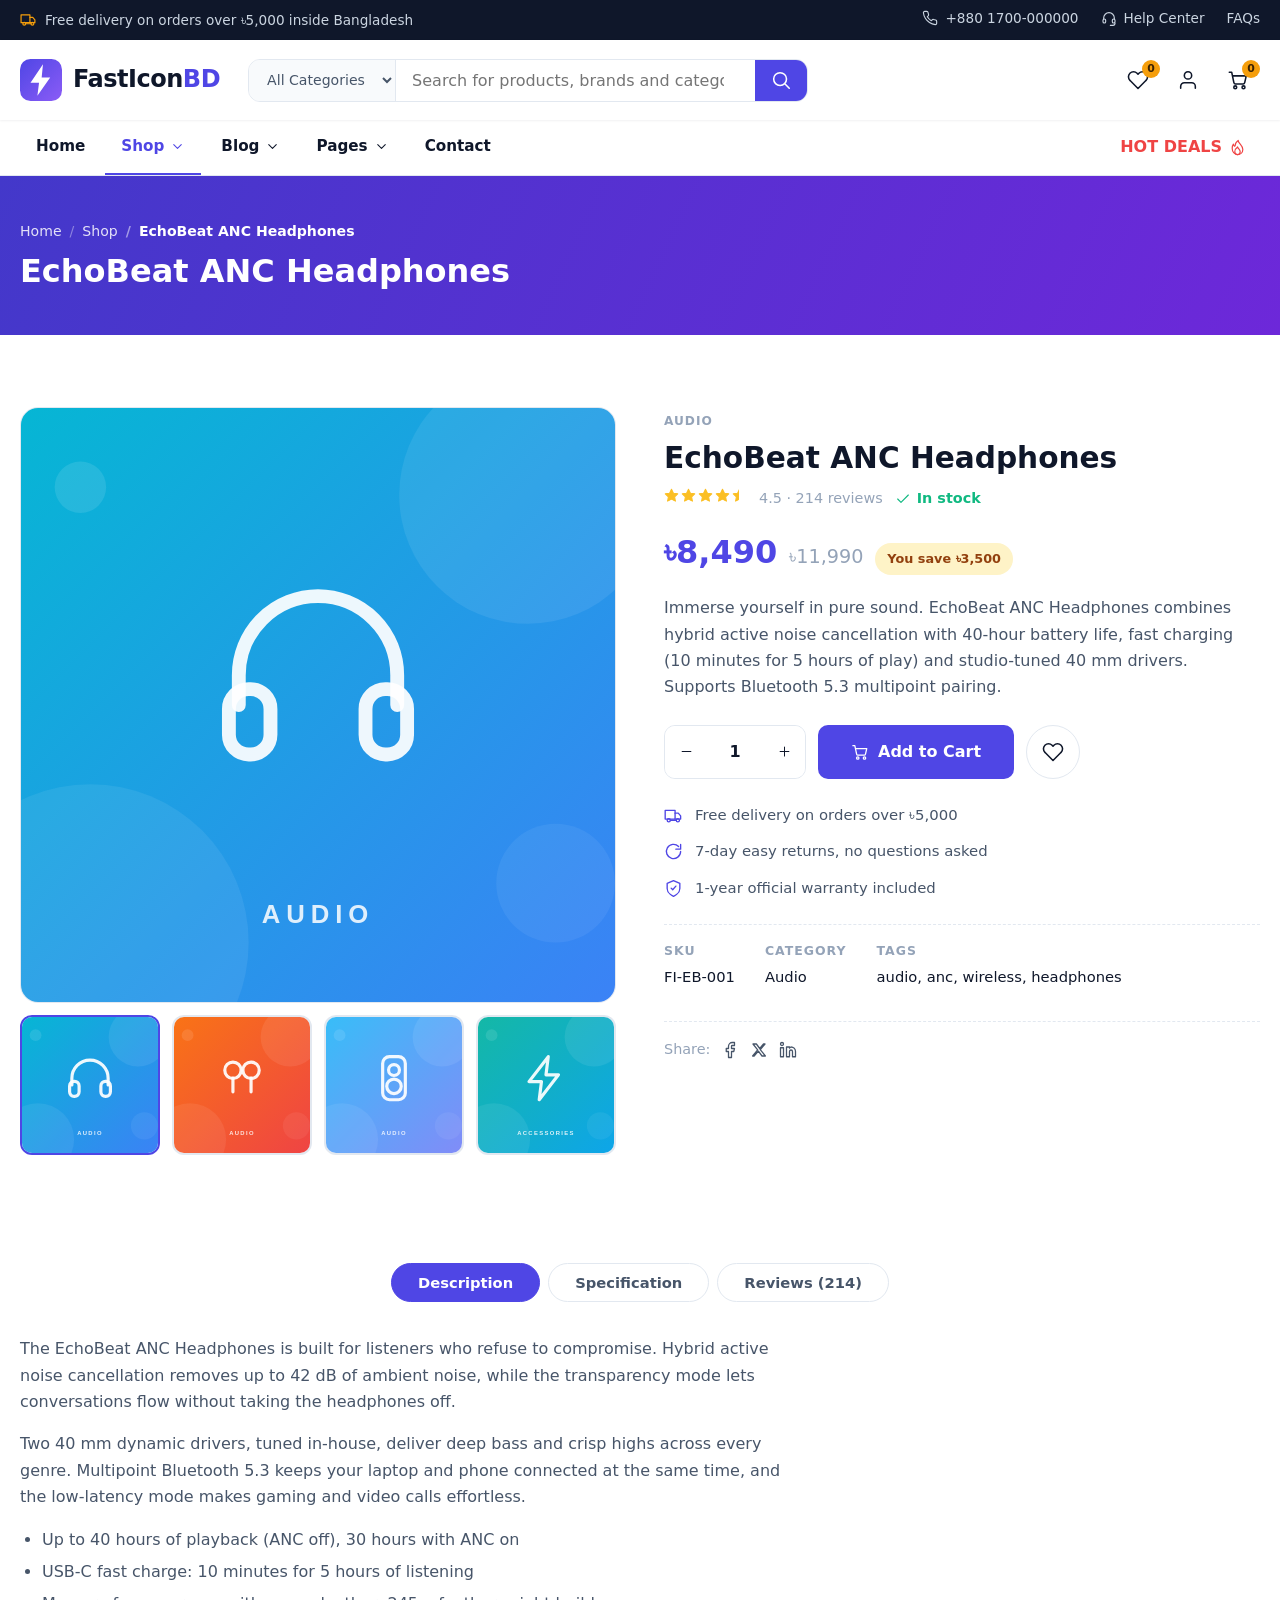
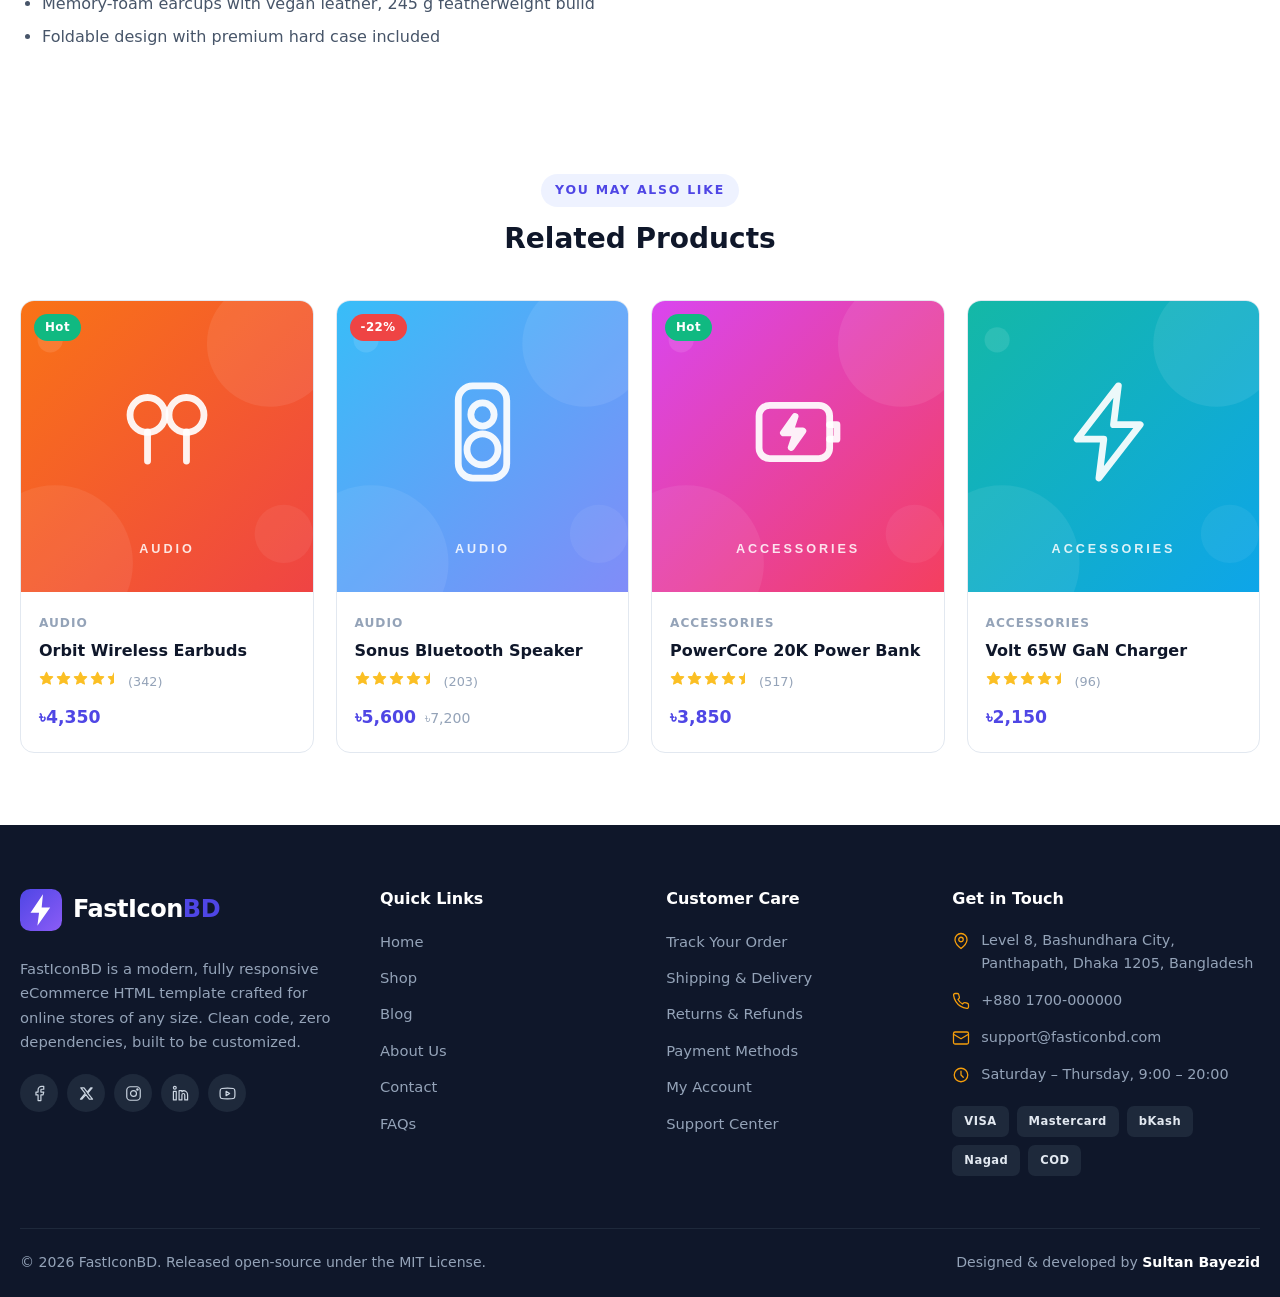
<file: product.html>
<!DOCTYPE html>
<html lang="en">
<head>
<meta charset="UTF-8">
<meta name="viewport" content="width=device-width, initial-scale=1.0">
<title>EchoBeat ANC Headphones · FastIconBD eCommerce HTML Template</title>
<meta name="description" content="EchoBeat ANC Headphones — ৳8,490. Audio with genuine warranty, fast nationwide delivery and 7-day easy returns.">
<meta name="author" content="Sultan Bayezid">
<meta name="theme-color" content="#4f46e5">
<link rel="icon" type="image/svg+xml" href="assets/favicon.svg">
<link rel="stylesheet" href="assets/css/style.css">
</head>
<body>
<a class="skip-link" href="#main">Skip to content</a>
<div class="topbar">
  <div class="container topbar__inner">
    <p class="topbar__note"><svg class="ic" viewBox="0 0 24 24" fill="none" stroke="currentColor" stroke-width="1.7" stroke-linecap="round" stroke-linejoin="round" aria-hidden="true"><path d="M1.5 5.5h12.5v11H1.5z"/><path d="M14 9h4l3 3.5v4h-7"/><circle cx="6" cy="18" r="2"/><circle cx="17.5" cy="18" r="2"/><path d="M8 18h7.5"/></svg> Free delivery on orders over ৳5,000 inside Bangladesh</p>
    <ul class="topbar__links">
      <li><a href="#footer"><svg class="ic" viewBox="0 0 24 24" fill="none" stroke="currentColor" stroke-width="1.7" stroke-linecap="round" stroke-linejoin="round" aria-hidden="true"><path d="M22 16.9v3a2 2 0 0 1-2.2 2 19.8 19.8 0 0 1-8.6-3.1 19.5 19.5 0 0 1-6-6A19.8 19.8 0 0 1 2.1 4.2 2 2 0 0 1 4.1 2h3a2 2 0 0 1 2 1.7c.1 1 .4 2 .7 2.9a2 2 0 0 1-.5 2.1L8 10a16 16 0 0 0 6 6l1.3-1.3a2 2 0 0 1 2.1-.4c.9.3 1.9.6 2.9.7a2 2 0 0 1 1.7 2z"/></svg> +880 1700-000000</a></li>
      <li><a href="contact.html"><svg class="ic" viewBox="0 0 24 24" fill="none" stroke="currentColor" stroke-width="1.7" stroke-linecap="round" stroke-linejoin="round" aria-hidden="true"><path d="M4 14v-2a8 8 0 0 1 16 0v2"/><rect x="3" y="13.5" width="4" height="6" rx="2"/><rect x="17" y="13.5" width="4" height="6" rx="2"/><path d="M21 19.5v.5a3 3 0 0 1-3 3h-4"/></svg> Help Center</a></li>
      <li><a href="faq.html">FAQs</a></li>
    </ul>
  </div>
</div>
<header class="header" id="header">
  <div class="container header__main">
    <a class="logo" href="index.html" aria-label="FastIconBD home">
<svg class="logo__mark" viewBox="0 0 64 64" aria-hidden="true"><defs><linearGradient id="lg" x1="0" y1="0" x2="1" y2="1"><stop offset="0" stop-color="#4f46e5"/><stop offset="1" stop-color="#8b5cf6"/></linearGradient></defs><rect width="64" height="64" rx="16" fill="url(#lg)"/><path d="M35 8 16 36h13l-2.5 20L46 28H33l2-20z" fill="#fff"/></svg>
<span class="logo__text">FastIcon<em>BD</em></span>
</a>
    <form class="header__search" role="search" action="shop.html" onsubmit="return false">
      <div class="header__search-box">
        <select class="header__search-cat" aria-label="Search category">
          <option>All Categories</option><option>Smartphones</option><option>Laptops</option><option>Audio</option><option>Cameras</option><option>Wearables</option><option>Gaming</option><option>Accessories</option><option>Tablets</option>
        </select>
        <input type="search" placeholder="Search for products, brands and categories…" aria-label="Search products">
        <button type="submit" class="header__search-btn" aria-label="Search"><svg class="ic" viewBox="0 0 24 24" fill="none" stroke="currentColor" stroke-width="1.7" stroke-linecap="round" stroke-linejoin="round" aria-hidden="true"><circle cx="11" cy="11" r="7"/><path d="m21 21-4.3-4.3"/></svg></button>
      </div>
    </form>
    <div class="header__actions">
      <a class="header__icon" href="wishlist.html" aria-label="Wishlist"><svg class="ic" viewBox="0 0 24 24" fill="none" stroke="currentColor" stroke-width="1.7" stroke-linecap="round" stroke-linejoin="round" aria-hidden="true"><path d="M20.8 4.6a5.5 5.5 0 0 0-7.8 0L12 5.7l-1-1.1a5.5 5.5 0 0 0-7.8 7.8l1 1L12 21.2l7.8-7.8 1-1a5.5 5.5 0 0 0 0-7.8z"/></svg><span class="count js-wish-count">0</span></a>
      <a class="header__icon" href="login.html" aria-label="Account"><svg class="ic" viewBox="0 0 24 24" fill="none" stroke="currentColor" stroke-width="1.7" stroke-linecap="round" stroke-linejoin="round" aria-hidden="true"><path d="M20 21v-2a4 4 0 0 0-4-4H8a4 4 0 0 0-4 4v2"/><circle cx="12" cy="7" r="4"/></svg></a>
      <a class="header__icon header__icon--cart" href="cart.html" aria-label="Cart"><svg class="ic" viewBox="0 0 24 24" fill="none" stroke="currentColor" stroke-width="1.7" stroke-linecap="round" stroke-linejoin="round" aria-hidden="true"><circle cx="9" cy="20" r="1.6"/><circle cx="18" cy="20" r="1.6"/><path d="M2.5 3.5h2.6l2.4 11.4a1.8 1.8 0 0 0 1.8 1.4h8.2a1.8 1.8 0 0 0 1.8-1.4L21 7.5H6.2"/></svg><span class="count js-cart-count">0</span></a>
      <button class="header__burger" type="button" aria-label="Open menu" aria-expanded="false"><svg class="ic" viewBox="0 0 24 24" fill="none" stroke="currentColor" stroke-width="1.7" stroke-linecap="round" stroke-linejoin="round" aria-hidden="true"><path d="M3 6h18M3 12h18M3 18h18"/></svg></button>
    </div>
  </div>
</header>
<nav class="nav" aria-label="Primary">
  <div class="container nav__inner">
    <ul class="nav__list">
      <li class="nav__item" data-nav="home"><a href="index.html">Home</a></li>
      <li class="nav__item has-drop" data-nav="shop" data-active><a href="shop.html">Shop <svg class="ic" viewBox="0 0 24 24" fill="none" stroke="currentColor" stroke-width="1.7" stroke-linecap="round" stroke-linejoin="round" aria-hidden="true"><path d="m6 9 6 6 6-6"/></svg></a>
        <ul class="drop">
          <li><a href="shop.html">All Products</a></li>
          <li><a href="shop.html">Smartphones</a></li>
          <li><a href="shop.html">Laptops</a></li>
          <li><a href="shop.html">Audio</a></li>
          <li><a href="shop.html">Cameras</a></li>
          <li><a href="shop.html">Wearables</a></li>
          <li><a href="shop.html">Gaming</a></li>
          <li><a href="shop.html">Accessories</a></li>
        </ul>
      </li>
      <li class="nav__item has-drop" data-nav="blog"><a href="blog.html">Blog <svg class="ic" viewBox="0 0 24 24" fill="none" stroke="currentColor" stroke-width="1.7" stroke-linecap="round" stroke-linejoin="round" aria-hidden="true"><path d="m6 9 6 6 6-6"/></svg></a>
        <ul class="drop">
          <li><a href="blog.html">All Posts</a></li>
          <li><a href="blog-single.html">Post Detail</a></li>
        </ul>
      </li>
      <li class="nav__item has-drop" data-nav="pages"><a href="about.html">Pages <svg class="ic" viewBox="0 0 24 24" fill="none" stroke="currentColor" stroke-width="1.7" stroke-linecap="round" stroke-linejoin="round" aria-hidden="true"><path d="m6 9 6 6 6-6"/></svg></a>
        <ul class="drop">
          <li><a href="about.html">About Us</a></li>
          <li><a href="contact.html">Contact</a></li>
          <li><a href="faq.html">FAQs</a></li>
          <li><a href="wishlist.html">Wishlist</a></li>
          <li><a href="cart.html">Shopping Cart</a></li>
          <li><a href="checkout.html">Checkout</a></li>
          <li><a href="login.html">Login</a></li>
          <li><a href="register.html">Register</a></li>
          <li><a href="404.html">404 Page</a></li>
        </ul>
      </li>
      <li class="nav__item" data-nav="contact"><a href="contact.html">Contact</a></li>
    </ul>
    <a class="nav__deal" href="shop.html">HOT DEALS <svg class="ic" viewBox="0 0 24 24" fill="none" stroke="currentColor" stroke-width="1.7" stroke-linecap="round" stroke-linejoin="round" aria-hidden="true"><path d="M12 22c4.4 0 7.5-3 7.5-7.2 0-3.6-2.4-6-4.2-8.2C13.9 5 13 3.4 13 2c-3 2-4.2 5-4.2 6.8 0 .9-.7 1.4-1.4 1-.7-.5-1.2-1.6-1.2-2.6C4.7 9.3 4.5 11.7 4.5 13 4.5 18 7.6 22 12 22z"/><path d="M12 22c2.2 0 3.8-1.7 3.8-4 0-1.9-1.3-3.3-2.4-4.6-.6-.7-1-1.4-1.3-2.2-1.5 1.1-3.9 3.3-3.9 6.8 0 2.3 1.6 4 3.8 4z"/></svg></a>
  </div>
</nav>
<button type="button" class="nav__backdrop" aria-label="Close menu"></button>
<main id="main">
<div class="page-head">
  <div class="container">
    <nav class="breadcrumb" aria-label="Breadcrumb">
      <ol>
        <li><a href="index.html">Home</a></li><li><a href="shop.html">Shop</a></li>
        <li aria-current="page">EchoBeat ANC Headphones</li>
      </ol>
    </nav>
    <h1 class="page-head__title">EchoBeat ANC Headphones</h1>
  </div>
</div>
<section class="section">
  <div class="container pdp">
    <div class="pdp__gallery">
      <div class="pdp__main"><img class="js-pdp-main" src="assets/img/products/product-03.svg" alt="EchoBeat ANC Headphones" width="600" height="600"></div>
      <div class="pdp__thumbs">
        <button type="button" class="pdp__thumb is-active" data-src="assets/img/products/product-03.svg"><img src="assets/img/products/product-03.svg" alt="" width="600" height="600" loading="lazy"></button>
        <button type="button" class="pdp__thumb" data-src="assets/img/products/product-07.svg"><img src="assets/img/products/product-07.svg" alt="" width="600" height="600" loading="lazy"></button>
        <button type="button" class="pdp__thumb" data-src="assets/img/products/product-12.svg"><img src="assets/img/products/product-12.svg" alt="" width="600" height="600" loading="lazy"></button>
        <button type="button" class="pdp__thumb" data-src="assets/img/products/product-04.svg"><img src="assets/img/products/product-04.svg" alt="" width="600" height="600" loading="lazy"></button>
      </div>
    </div>
    <div class="pdp__info">
      <span class="product-card__cat">Audio</span>
      <h1 class="pdp__title">EchoBeat ANC Headphones</h1>
      <div class="pdp__meta"><div class="stars" aria-label="Rated 4.5 out of 5"><span class="star star--full"><svg class="ic" viewBox="0 0 24 24" fill="none" stroke="currentColor" stroke-width="1.7" stroke-linecap="round" stroke-linejoin="round" aria-hidden="true"><path d="m12 2 3.1 6.3 6.9 1-5 4.9 1.2 6.8L12 17.8 5.8 21l1.2-6.8-5-4.9 6.9-1z"/></svg></span><span class="star star--full"><svg class="ic" viewBox="0 0 24 24" fill="none" stroke="currentColor" stroke-width="1.7" stroke-linecap="round" stroke-linejoin="round" aria-hidden="true"><path d="m12 2 3.1 6.3 6.9 1-5 4.9 1.2 6.8L12 17.8 5.8 21l1.2-6.8-5-4.9 6.9-1z"/></svg></span><span class="star star--full"><svg class="ic" viewBox="0 0 24 24" fill="none" stroke="currentColor" stroke-width="1.7" stroke-linecap="round" stroke-linejoin="round" aria-hidden="true"><path d="m12 2 3.1 6.3 6.9 1-5 4.9 1.2 6.8L12 17.8 5.8 21l1.2-6.8-5-4.9 6.9-1z"/></svg></span><span class="star star--full"><svg class="ic" viewBox="0 0 24 24" fill="none" stroke="currentColor" stroke-width="1.7" stroke-linecap="round" stroke-linejoin="round" aria-hidden="true"><path d="m12 2 3.1 6.3 6.9 1-5 4.9 1.2 6.8L12 17.8 5.8 21l1.2-6.8-5-4.9 6.9-1z"/></svg></span><span class="star star--half"><svg class="ic" viewBox="0 0 24 24" fill="none" stroke="currentColor" stroke-width="1.7" stroke-linecap="round" stroke-linejoin="round" aria-hidden="true"><path d="m12 2 3.1 6.3 6.9 1-5 4.9 1.2 6.8L12 17.8 5.8 21l1.2-6.8-5-4.9 6.9-1z"/></svg></span></div><span>4.5 · 214 reviews</span><span class="pdp__stock"><svg class="ic" viewBox="0 0 24 24" fill="none" stroke="currentColor" stroke-width="1.7" stroke-linecap="round" stroke-linejoin="round" aria-hidden="true"><path d="M20 6 9 17l-5-5"/></svg> In stock</span></div>
      <div class="pdp__price"><ins>৳8,490</ins><del>৳11,990</del><span class="pdp__save">You save ৳3,500</span></div>
      <p class="pdp__desc">Immerse yourself in pure sound. EchoBeat ANC Headphones combines hybrid active noise cancellation with 40-hour battery life, fast charging (10 minutes for 5 hours of play) and studio-tuned 40 mm drivers. Supports Bluetooth 5.3 multipoint pairing.</p>
      <div class="pdp__buy">
        <div class="qty" data-qty>
          <button type="button" class="qty__btn js-qty-minus" aria-label="Decrease quantity"><svg class="ic" viewBox="0 0 24 24" fill="none" stroke="currentColor" stroke-width="1.7" stroke-linecap="round" stroke-linejoin="round" aria-hidden="true"><path d="M5 12h14"/></svg></button>
          <input type="number" value="1" min="1" max="99" aria-label="Quantity">
          <button type="button" class="qty__btn js-qty-plus" aria-label="Increase quantity"><svg class="ic" viewBox="0 0 24 24" fill="none" stroke="currentColor" stroke-width="1.7" stroke-linecap="round" stroke-linejoin="round" aria-hidden="true"><path d="M12 5v14M5 12h14"/></svg></button>
        </div>
        <button type="button" class="btn btn--primary btn--lg js-add-cart"><svg class="ic" viewBox="0 0 24 24" fill="none" stroke="currentColor" stroke-width="1.7" stroke-linecap="round" stroke-linejoin="round" aria-hidden="true"><circle cx="9" cy="20" r="1.6"/><circle cx="18" cy="20" r="1.6"/><path d="M2.5 3.5h2.6l2.4 11.4a1.8 1.8 0 0 0 1.8 1.4h8.2a1.8 1.8 0 0 0 1.8-1.4L21 7.5H6.2"/></svg> Add to Cart</button>
        <button type="button" class="icon-btn icon-btn--lg js-wishlist" aria-label="Add to wishlist"><svg class="ic" viewBox="0 0 24 24" fill="none" stroke="currentColor" stroke-width="1.7" stroke-linecap="round" stroke-linejoin="round" aria-hidden="true"><path d="M20.8 4.6a5.5 5.5 0 0 0-7.8 0L12 5.7l-1-1.1a5.5 5.5 0 0 0-7.8 7.8l1 1L12 21.2l7.8-7.8 1-1a5.5 5.5 0 0 0 0-7.8z"/></svg></button>
      </div>
      <ul class="pdp__facts">
        <li><svg class="ic" viewBox="0 0 24 24" fill="none" stroke="currentColor" stroke-width="1.7" stroke-linecap="round" stroke-linejoin="round" aria-hidden="true"><path d="M1.5 5.5h12.5v11H1.5z"/><path d="M14 9h4l3 3.5v4h-7"/><circle cx="6" cy="18" r="2"/><circle cx="17.5" cy="18" r="2"/><path d="M8 18h7.5"/></svg> <span>Free delivery on orders over ৳5,000</span></li>
        <li><svg class="ic" viewBox="0 0 24 24" fill="none" stroke="currentColor" stroke-width="1.7" stroke-linecap="round" stroke-linejoin="round" aria-hidden="true"><path d="M21 12a9 9 0 1 1-2.6-6.4"/><path d="M21 3v6h-6"/></svg> <span>7-day easy returns, no questions asked</span></li>
        <li><svg class="ic" viewBox="0 0 24 24" fill="none" stroke="currentColor" stroke-width="1.7" stroke-linecap="round" stroke-linejoin="round" aria-hidden="true"><path d="M12 22s8-3.6 8-10V5.5L12 2 4 5.5V12c0 6.4 8 10 8 10z"/><path d="m9 11.5 2 2 4-4.5"/></svg> <span>1-year official warranty included</span></li>
      </ul>
      <dl class="pdp__extra">
        <div><dt>SKU</dt><dd>FI-EB-001</dd></div>
        <div><dt>Category</dt><dd>Audio</dd></div>
        <div><dt>Tags</dt><dd>audio, anc, wireless, headphones</dd></div>
      </dl>
      <div class="pdp__share">Share:
        <a href="#" aria-label="Share on Facebook"><svg class="ic" viewBox="0 0 24 24" fill="none" stroke="currentColor" stroke-width="1.7" stroke-linecap="round" stroke-linejoin="round" aria-hidden="true"><path d="M18 2h-3a5 5 0 0 0-5 5v3H7v4h3v8h4v-8h3l1-4h-4V7a1 1 0 0 1 1-1h3z"/></svg></a>
        <a href="#" aria-label="Share on Twitter / X"><svg class="ic" viewBox="0 0 24 24" fill="none" stroke="currentColor" stroke-width="1.7" stroke-linecap="round" stroke-linejoin="round" aria-hidden="true"><path d="M4 4h4.5l4.5 6L18 4h2l-6.3 7.6L20.5 20H16l-4.8-6.4L5.5 20h-2l6.7-8.1z"/></svg></a>
        <a href="#" aria-label="Share on LinkedIn"><svg class="ic" viewBox="0 0 24 24" fill="none" stroke="currentColor" stroke-width="1.7" stroke-linecap="round" stroke-linejoin="round" aria-hidden="true"><path d="M16 8a6 6 0 0 1 6 6v7h-4v-7a2 2 0 0 0-4 0v7h-4V8h4v1.5A6 6 0 0 1 16 8z"/><rect x="2" y="9" width="4" height="12"/><circle cx="4" cy="4" r="2"/></svg></a>
      </div>
    </div>
  </div>
</section>
<section class="section section--tight">
  <div class="container">
    <div class="tabs js-tabs" data-tabs>
      <div class="tabs__bar" role="tablist" aria-label="Product information">
        <button type="button" class="tab-btn is-active" data-tab="desc" role="tab" aria-selected="true">Description</button>
        <button type="button" class="tab-btn" data-tab="spec" role="tab" aria-selected="false">Specification</button>
        <button type="button" class="tab-btn" data-tab="rev" role="tab" aria-selected="false">Reviews (214)</button>
      </div>
      <div class="tab-panel is-active" id="desc" role="tabpanel">
        <div class="prose">
          <p>The EchoBeat ANC Headphones is built for listeners who refuse to compromise. Hybrid active noise cancellation removes up to 42 dB of ambient noise, while the transparency mode lets conversations flow without taking the headphones off.</p>
          <p>Two 40 mm dynamic drivers, tuned in-house, deliver deep bass and crisp highs across every genre. Multipoint Bluetooth 5.3 keeps your laptop and phone connected at the same time, and the low-latency mode makes gaming and video calls effortless.</p>
          <ul>
            <li>Up to 40 hours of playback (ANC off), 30 hours with ANC on</li>
            <li>USB-C fast charge: 10 minutes for 5 hours of listening</li>
            <li>Memory-foam earcups with vegan leather, 245 g featherweight build</li>
            <li>Foldable design with premium hard case included</li>
          </ul>
        </div>
      </div>
      <div class="tab-panel" id="spec" role="tabpanel">
        <table class="spec-table">
          <tbody>
            <tr><th>Driver</th><td>40 mm dynamic, titanium-coated</td></tr>
            <tr><th>Codecs</th><td>SBC, AAC, LDAC</td></tr>
            <tr><th>Bluetooth</th><td>5.3 with multipoint</td></tr>
            <tr><th>Battery</th><td>40 h (ANC off) / 30 h (ANC on)</td></tr>
            <tr><th>Charging</th><td>USB-C, 10 min = 5 h playback</td></tr>
            <tr><th>Weight</th><td>245 g</td></tr>
            <tr><th>In the box</th><td>Headphones, hard case, USB-C cable, 3.5 mm cable</td></tr>
            <tr><th>Warranty</th><td>1 year official warranty</td></tr>
          </tbody>
        </table>
      </div>
      <div class="tab-panel" id="rev" role="tabpanel"><ul class="reviews">
  <li class="review">
    <img src="assets/img/avatars/avatar-1.svg" alt="" width="240" height="240" loading="lazy">
    <div>
      <div class="review__head"><strong>Tanvir Ahmed</strong> <div class="stars" aria-label="Rated 5 out of 5"><span class="star star--full"><svg class="ic" viewBox="0 0 24 24" fill="none" stroke="currentColor" stroke-width="1.7" stroke-linecap="round" stroke-linejoin="round" aria-hidden="true"><path d="m12 2 3.1 6.3 6.9 1-5 4.9 1.2 6.8L12 17.8 5.8 21l1.2-6.8-5-4.9 6.9-1z"/></svg></span><span class="star star--full"><svg class="ic" viewBox="0 0 24 24" fill="none" stroke="currentColor" stroke-width="1.7" stroke-linecap="round" stroke-linejoin="round" aria-hidden="true"><path d="m12 2 3.1 6.3 6.9 1-5 4.9 1.2 6.8L12 17.8 5.8 21l1.2-6.8-5-4.9 6.9-1z"/></svg></span><span class="star star--full"><svg class="ic" viewBox="0 0 24 24" fill="none" stroke="currentColor" stroke-width="1.7" stroke-linecap="round" stroke-linejoin="round" aria-hidden="true"><path d="m12 2 3.1 6.3 6.9 1-5 4.9 1.2 6.8L12 17.8 5.8 21l1.2-6.8-5-4.9 6.9-1z"/></svg></span><span class="star star--full"><svg class="ic" viewBox="0 0 24 24" fill="none" stroke="currentColor" stroke-width="1.7" stroke-linecap="round" stroke-linejoin="round" aria-hidden="true"><path d="m12 2 3.1 6.3 6.9 1-5 4.9 1.2 6.8L12 17.8 5.8 21l1.2-6.8-5-4.9 6.9-1z"/></svg></span><span class="star star--full"><svg class="ic" viewBox="0 0 24 24" fill="none" stroke="currentColor" stroke-width="1.7" stroke-linecap="round" stroke-linejoin="round" aria-hidden="true"><path d="m12 2 3.1 6.3 6.9 1-5 4.9 1.2 6.8L12 17.8 5.8 21l1.2-6.8-5-4.9 6.9-1z"/></svg></span></div><time datetime="2026-10-30">Oct 30, 2026</time></div>
      <p>Battery life is exactly as advertised. ANC on my daily commute is a game changer.</p>
    </div>
  </li>
  <li class="review">
    <img src="assets/img/avatars/avatar-2.svg" alt="" width="240" height="240" loading="lazy">
    <div>
      <div class="review__head"><strong>Nusrat Jahan</strong> <div class="stars" aria-label="Rated 4 out of 5"><span class="star star--full"><svg class="ic" viewBox="0 0 24 24" fill="none" stroke="currentColor" stroke-width="1.7" stroke-linecap="round" stroke-linejoin="round" aria-hidden="true"><path d="m12 2 3.1 6.3 6.9 1-5 4.9 1.2 6.8L12 17.8 5.8 21l1.2-6.8-5-4.9 6.9-1z"/></svg></span><span class="star star--full"><svg class="ic" viewBox="0 0 24 24" fill="none" stroke="currentColor" stroke-width="1.7" stroke-linecap="round" stroke-linejoin="round" aria-hidden="true"><path d="m12 2 3.1 6.3 6.9 1-5 4.9 1.2 6.8L12 17.8 5.8 21l1.2-6.8-5-4.9 6.9-1z"/></svg></span><span class="star star--full"><svg class="ic" viewBox="0 0 24 24" fill="none" stroke="currentColor" stroke-width="1.7" stroke-linecap="round" stroke-linejoin="round" aria-hidden="true"><path d="m12 2 3.1 6.3 6.9 1-5 4.9 1.2 6.8L12 17.8 5.8 21l1.2-6.8-5-4.9 6.9-1z"/></svg></span><span class="star star--full"><svg class="ic" viewBox="0 0 24 24" fill="none" stroke="currentColor" stroke-width="1.7" stroke-linecap="round" stroke-linejoin="round" aria-hidden="true"><path d="m12 2 3.1 6.3 6.9 1-5 4.9 1.2 6.8L12 17.8 5.8 21l1.2-6.8-5-4.9 6.9-1z"/></svg></span><span class="star"><svg class="ic" viewBox="0 0 24 24" fill="none" stroke="currentColor" stroke-width="1.7" stroke-linecap="round" stroke-linejoin="round" aria-hidden="true"><path d="m12 2 3.1 6.3 6.9 1-5 4.9 1.2 6.8L12 17.8 5.8 21l1.2-6.8-5-4.9 6.9-1z"/></svg></span></div><time datetime="2026-10-21">Oct 21, 2026</time></div>
      <p>Great sound for the price. The companion app could use a dark mode, but no regrets.</p>
    </div>
  </li>
  <li class="review">
    <img src="assets/img/avatars/avatar-3.svg" alt="" width="240" height="240" loading="lazy">
    <div>
      <div class="review__head"><strong>Arif Chowdhury</strong> <div class="stars" aria-label="Rated 5 out of 5"><span class="star star--full"><svg class="ic" viewBox="0 0 24 24" fill="none" stroke="currentColor" stroke-width="1.7" stroke-linecap="round" stroke-linejoin="round" aria-hidden="true"><path d="m12 2 3.1 6.3 6.9 1-5 4.9 1.2 6.8L12 17.8 5.8 21l1.2-6.8-5-4.9 6.9-1z"/></svg></span><span class="star star--full"><svg class="ic" viewBox="0 0 24 24" fill="none" stroke="currentColor" stroke-width="1.7" stroke-linecap="round" stroke-linejoin="round" aria-hidden="true"><path d="m12 2 3.1 6.3 6.9 1-5 4.9 1.2 6.8L12 17.8 5.8 21l1.2-6.8-5-4.9 6.9-1z"/></svg></span><span class="star star--full"><svg class="ic" viewBox="0 0 24 24" fill="none" stroke="currentColor" stroke-width="1.7" stroke-linecap="round" stroke-linejoin="round" aria-hidden="true"><path d="m12 2 3.1 6.3 6.9 1-5 4.9 1.2 6.8L12 17.8 5.8 21l1.2-6.8-5-4.9 6.9-1z"/></svg></span><span class="star star--full"><svg class="ic" viewBox="0 0 24 24" fill="none" stroke="currentColor" stroke-width="1.7" stroke-linecap="round" stroke-linejoin="round" aria-hidden="true"><path d="m12 2 3.1 6.3 6.9 1-5 4.9 1.2 6.8L12 17.8 5.8 21l1.2-6.8-5-4.9 6.9-1z"/></svg></span><span class="star star--full"><svg class="ic" viewBox="0 0 24 24" fill="none" stroke="currentColor" stroke-width="1.7" stroke-linecap="round" stroke-linejoin="round" aria-hidden="true"><path d="m12 2 3.1 6.3 6.9 1-5 4.9 1.2 6.8L12 17.8 5.8 21l1.2-6.8-5-4.9 6.9-1z"/></svg></span></div><time datetime="2026-10-11">Oct 11, 2026</time></div>
      <p>Delivered in two days, genuine product with warranty card. Highly recommended seller.</p>
    </div>
  </li>
</ul>
<form class="review-form" onsubmit="return false">
  <h4>Write a review</h4>
  <div class="form-row">
    <div class="form-field"><label for="rv-name">Your name</label><input id="rv-name" type="text" placeholder="e.g. Rahim Uddin"></div>
    <div class="form-field"><label for="rv-email">Email address</label><input id="rv-email" type="email" placeholder="you@example.com"></div>
  </div>
  <div class="form-field"><label for="rv-rating">Your rating</label>
    <select id="rv-rating"><option>5 — Excellent</option><option>4 — Good</option><option>3 — Average</option><option>2 — Poor</option><option>1 — Bad</option></select>
  </div>
  <div class="form-field"><label for="rv-text">Your review</label><textarea id="rv-text" rows="4" placeholder="Share your experience with this product…"></textarea></div>
  <button type="submit" class="btn btn--primary">Submit Review</button>
</form></div>
    </div>
  </div>
</section>
<section class="section">
  <div class="container">
    <div class="section-head">
  <span class="eyebrow">You may also like</span>
  <h2>Related Products</h2>
  
</div>
    <div class="products-grid">
      <article class="product-card  reveal">
  <div class="product-card__media">
    <a href="product.html" aria-label="Orbit Wireless Earbuds"><img src="assets/img/products/product-07.svg" alt="Orbit Wireless Earbuds" width="600" height="600" loading="lazy"></a>
    <span class="badge badge--soft">Hot</span>
    <div class="product-card__hover">
      <button type="button" class="icon-btn js-wishlist" aria-label="Add Orbit Wireless Earbuds to wishlist"><svg class="ic" viewBox="0 0 24 24" fill="none" stroke="currentColor" stroke-width="1.7" stroke-linecap="round" stroke-linejoin="round" aria-hidden="true"><path d="M20.8 4.6a5.5 5.5 0 0 0-7.8 0L12 5.7l-1-1.1a5.5 5.5 0 0 0-7.8 7.8l1 1L12 21.2l7.8-7.8 1-1a5.5 5.5 0 0 0 0-7.8z"/></svg></button>
      <button type="button" class="icon-btn js-quickview" aria-label="Quick view"><svg class="ic" viewBox="0 0 24 24" fill="none" stroke="currentColor" stroke-width="1.7" stroke-linecap="round" stroke-linejoin="round" aria-hidden="true"><path d="M2 12s3.5-7 10-7 10 7 10 7-3.5 7-10 7-10-7-10-7z"/><circle cx="12" cy="12" r="3"/></svg></button>
    </div>
    <button type="button" class="btn btn--primary btn--sm product-card__cart js-add-cart"><svg class="ic" viewBox="0 0 24 24" fill="none" stroke="currentColor" stroke-width="1.7" stroke-linecap="round" stroke-linejoin="round" aria-hidden="true"><circle cx="9" cy="20" r="1.6"/><circle cx="18" cy="20" r="1.6"/><path d="M2.5 3.5h2.6l2.4 11.4a1.8 1.8 0 0 0 1.8 1.4h8.2a1.8 1.8 0 0 0 1.8-1.4L21 7.5H6.2"/></svg> Add to Cart</button>
  </div>
  <div class="product-card__body">
    <span class="product-card__cat">Audio</span>
    <h3 class="product-card__title"><a href="product.html">Orbit Wireless Earbuds</a></h3>
    <div class="stars" aria-label="Rated 4.5 out of 5"><span class="star star--full"><svg class="ic" viewBox="0 0 24 24" fill="none" stroke="currentColor" stroke-width="1.7" stroke-linecap="round" stroke-linejoin="round" aria-hidden="true"><path d="m12 2 3.1 6.3 6.9 1-5 4.9 1.2 6.8L12 17.8 5.8 21l1.2-6.8-5-4.9 6.9-1z"/></svg></span><span class="star star--full"><svg class="ic" viewBox="0 0 24 24" fill="none" stroke="currentColor" stroke-width="1.7" stroke-linecap="round" stroke-linejoin="round" aria-hidden="true"><path d="m12 2 3.1 6.3 6.9 1-5 4.9 1.2 6.8L12 17.8 5.8 21l1.2-6.8-5-4.9 6.9-1z"/></svg></span><span class="star star--full"><svg class="ic" viewBox="0 0 24 24" fill="none" stroke="currentColor" stroke-width="1.7" stroke-linecap="round" stroke-linejoin="round" aria-hidden="true"><path d="m12 2 3.1 6.3 6.9 1-5 4.9 1.2 6.8L12 17.8 5.8 21l1.2-6.8-5-4.9 6.9-1z"/></svg></span><span class="star star--full"><svg class="ic" viewBox="0 0 24 24" fill="none" stroke="currentColor" stroke-width="1.7" stroke-linecap="round" stroke-linejoin="round" aria-hidden="true"><path d="m12 2 3.1 6.3 6.9 1-5 4.9 1.2 6.8L12 17.8 5.8 21l1.2-6.8-5-4.9 6.9-1z"/></svg></span><span class="star star--half"><svg class="ic" viewBox="0 0 24 24" fill="none" stroke="currentColor" stroke-width="1.7" stroke-linecap="round" stroke-linejoin="round" aria-hidden="true"><path d="m12 2 3.1 6.3 6.9 1-5 4.9 1.2 6.8L12 17.8 5.8 21l1.2-6.8-5-4.9 6.9-1z"/></svg></span></div><span class="product-card__reviews">(342)</span>
    <div class="product-card__price"><ins>৳4,350</ins></div>
  </div>
</article><article class="product-card  reveal">
  <div class="product-card__media">
    <a href="product.html" aria-label="Sonus Bluetooth Speaker"><img src="assets/img/products/product-12.svg" alt="Sonus Bluetooth Speaker" width="600" height="600" loading="lazy"></a>
    <span class="badge badge--sale">-22%</span>
    <div class="product-card__hover">
      <button type="button" class="icon-btn js-wishlist" aria-label="Add Sonus Bluetooth Speaker to wishlist"><svg class="ic" viewBox="0 0 24 24" fill="none" stroke="currentColor" stroke-width="1.7" stroke-linecap="round" stroke-linejoin="round" aria-hidden="true"><path d="M20.8 4.6a5.5 5.5 0 0 0-7.8 0L12 5.7l-1-1.1a5.5 5.5 0 0 0-7.8 7.8l1 1L12 21.2l7.8-7.8 1-1a5.5 5.5 0 0 0 0-7.8z"/></svg></button>
      <button type="button" class="icon-btn js-quickview" aria-label="Quick view"><svg class="ic" viewBox="0 0 24 24" fill="none" stroke="currentColor" stroke-width="1.7" stroke-linecap="round" stroke-linejoin="round" aria-hidden="true"><path d="M2 12s3.5-7 10-7 10 7 10 7-3.5 7-10 7-10-7-10-7z"/><circle cx="12" cy="12" r="3"/></svg></button>
    </div>
    <button type="button" class="btn btn--primary btn--sm product-card__cart js-add-cart"><svg class="ic" viewBox="0 0 24 24" fill="none" stroke="currentColor" stroke-width="1.7" stroke-linecap="round" stroke-linejoin="round" aria-hidden="true"><circle cx="9" cy="20" r="1.6"/><circle cx="18" cy="20" r="1.6"/><path d="M2.5 3.5h2.6l2.4 11.4a1.8 1.8 0 0 0 1.8 1.4h8.2a1.8 1.8 0 0 0 1.8-1.4L21 7.5H6.2"/></svg> Add to Cart</button>
  </div>
  <div class="product-card__body">
    <span class="product-card__cat">Audio</span>
    <h3 class="product-card__title"><a href="product.html">Sonus Bluetooth Speaker</a></h3>
    <div class="stars" aria-label="Rated 4.5 out of 5"><span class="star star--full"><svg class="ic" viewBox="0 0 24 24" fill="none" stroke="currentColor" stroke-width="1.7" stroke-linecap="round" stroke-linejoin="round" aria-hidden="true"><path d="m12 2 3.1 6.3 6.9 1-5 4.9 1.2 6.8L12 17.8 5.8 21l1.2-6.8-5-4.9 6.9-1z"/></svg></span><span class="star star--full"><svg class="ic" viewBox="0 0 24 24" fill="none" stroke="currentColor" stroke-width="1.7" stroke-linecap="round" stroke-linejoin="round" aria-hidden="true"><path d="m12 2 3.1 6.3 6.9 1-5 4.9 1.2 6.8L12 17.8 5.8 21l1.2-6.8-5-4.9 6.9-1z"/></svg></span><span class="star star--full"><svg class="ic" viewBox="0 0 24 24" fill="none" stroke="currentColor" stroke-width="1.7" stroke-linecap="round" stroke-linejoin="round" aria-hidden="true"><path d="m12 2 3.1 6.3 6.9 1-5 4.9 1.2 6.8L12 17.8 5.8 21l1.2-6.8-5-4.9 6.9-1z"/></svg></span><span class="star star--full"><svg class="ic" viewBox="0 0 24 24" fill="none" stroke="currentColor" stroke-width="1.7" stroke-linecap="round" stroke-linejoin="round" aria-hidden="true"><path d="m12 2 3.1 6.3 6.9 1-5 4.9 1.2 6.8L12 17.8 5.8 21l1.2-6.8-5-4.9 6.9-1z"/></svg></span><span class="star star--half"><svg class="ic" viewBox="0 0 24 24" fill="none" stroke="currentColor" stroke-width="1.7" stroke-linecap="round" stroke-linejoin="round" aria-hidden="true"><path d="m12 2 3.1 6.3 6.9 1-5 4.9 1.2 6.8L12 17.8 5.8 21l1.2-6.8-5-4.9 6.9-1z"/></svg></span></div><span class="product-card__reviews">(203)</span>
    <div class="product-card__price"><ins>৳5,600</ins><del>৳7,200</del></div>
  </div>
</article><article class="product-card  reveal">
  <div class="product-card__media">
    <a href="product.html" aria-label="PowerCore 20K Power Bank"><img src="assets/img/products/product-16.svg" alt="PowerCore 20K Power Bank" width="600" height="600" loading="lazy"></a>
    <span class="badge badge--soft">Hot</span>
    <div class="product-card__hover">
      <button type="button" class="icon-btn js-wishlist" aria-label="Add PowerCore 20K Power Bank to wishlist"><svg class="ic" viewBox="0 0 24 24" fill="none" stroke="currentColor" stroke-width="1.7" stroke-linecap="round" stroke-linejoin="round" aria-hidden="true"><path d="M20.8 4.6a5.5 5.5 0 0 0-7.8 0L12 5.7l-1-1.1a5.5 5.5 0 0 0-7.8 7.8l1 1L12 21.2l7.8-7.8 1-1a5.5 5.5 0 0 0 0-7.8z"/></svg></button>
      <button type="button" class="icon-btn js-quickview" aria-label="Quick view"><svg class="ic" viewBox="0 0 24 24" fill="none" stroke="currentColor" stroke-width="1.7" stroke-linecap="round" stroke-linejoin="round" aria-hidden="true"><path d="M2 12s3.5-7 10-7 10 7 10 7-3.5 7-10 7-10-7-10-7z"/><circle cx="12" cy="12" r="3"/></svg></button>
    </div>
    <button type="button" class="btn btn--primary btn--sm product-card__cart js-add-cart"><svg class="ic" viewBox="0 0 24 24" fill="none" stroke="currentColor" stroke-width="1.7" stroke-linecap="round" stroke-linejoin="round" aria-hidden="true"><circle cx="9" cy="20" r="1.6"/><circle cx="18" cy="20" r="1.6"/><path d="M2.5 3.5h2.6l2.4 11.4a1.8 1.8 0 0 0 1.8 1.4h8.2a1.8 1.8 0 0 0 1.8-1.4L21 7.5H6.2"/></svg> Add to Cart</button>
  </div>
  <div class="product-card__body">
    <span class="product-card__cat">Accessories</span>
    <h3 class="product-card__title"><a href="product.html">PowerCore 20K Power Bank</a></h3>
    <div class="stars" aria-label="Rated 4.5 out of 5"><span class="star star--full"><svg class="ic" viewBox="0 0 24 24" fill="none" stroke="currentColor" stroke-width="1.7" stroke-linecap="round" stroke-linejoin="round" aria-hidden="true"><path d="m12 2 3.1 6.3 6.9 1-5 4.9 1.2 6.8L12 17.8 5.8 21l1.2-6.8-5-4.9 6.9-1z"/></svg></span><span class="star star--full"><svg class="ic" viewBox="0 0 24 24" fill="none" stroke="currentColor" stroke-width="1.7" stroke-linecap="round" stroke-linejoin="round" aria-hidden="true"><path d="m12 2 3.1 6.3 6.9 1-5 4.9 1.2 6.8L12 17.8 5.8 21l1.2-6.8-5-4.9 6.9-1z"/></svg></span><span class="star star--full"><svg class="ic" viewBox="0 0 24 24" fill="none" stroke="currentColor" stroke-width="1.7" stroke-linecap="round" stroke-linejoin="round" aria-hidden="true"><path d="m12 2 3.1 6.3 6.9 1-5 4.9 1.2 6.8L12 17.8 5.8 21l1.2-6.8-5-4.9 6.9-1z"/></svg></span><span class="star star--full"><svg class="ic" viewBox="0 0 24 24" fill="none" stroke="currentColor" stroke-width="1.7" stroke-linecap="round" stroke-linejoin="round" aria-hidden="true"><path d="m12 2 3.1 6.3 6.9 1-5 4.9 1.2 6.8L12 17.8 5.8 21l1.2-6.8-5-4.9 6.9-1z"/></svg></span><span class="star star--half"><svg class="ic" viewBox="0 0 24 24" fill="none" stroke="currentColor" stroke-width="1.7" stroke-linecap="round" stroke-linejoin="round" aria-hidden="true"><path d="m12 2 3.1 6.3 6.9 1-5 4.9 1.2 6.8L12 17.8 5.8 21l1.2-6.8-5-4.9 6.9-1z"/></svg></span></div><span class="product-card__reviews">(517)</span>
    <div class="product-card__price"><ins>৳3,850</ins></div>
  </div>
</article><article class="product-card  reveal">
  <div class="product-card__media">
    <a href="product.html" aria-label="Volt 65W GaN Charger"><img src="assets/img/products/product-04.svg" alt="Volt 65W GaN Charger" width="600" height="600" loading="lazy"></a>
    
    <div class="product-card__hover">
      <button type="button" class="icon-btn js-wishlist" aria-label="Add Volt 65W GaN Charger to wishlist"><svg class="ic" viewBox="0 0 24 24" fill="none" stroke="currentColor" stroke-width="1.7" stroke-linecap="round" stroke-linejoin="round" aria-hidden="true"><path d="M20.8 4.6a5.5 5.5 0 0 0-7.8 0L12 5.7l-1-1.1a5.5 5.5 0 0 0-7.8 7.8l1 1L12 21.2l7.8-7.8 1-1a5.5 5.5 0 0 0 0-7.8z"/></svg></button>
      <button type="button" class="icon-btn js-quickview" aria-label="Quick view"><svg class="ic" viewBox="0 0 24 24" fill="none" stroke="currentColor" stroke-width="1.7" stroke-linecap="round" stroke-linejoin="round" aria-hidden="true"><path d="M2 12s3.5-7 10-7 10 7 10 7-3.5 7-10 7-10-7-10-7z"/><circle cx="12" cy="12" r="3"/></svg></button>
    </div>
    <button type="button" class="btn btn--primary btn--sm product-card__cart js-add-cart"><svg class="ic" viewBox="0 0 24 24" fill="none" stroke="currentColor" stroke-width="1.7" stroke-linecap="round" stroke-linejoin="round" aria-hidden="true"><circle cx="9" cy="20" r="1.6"/><circle cx="18" cy="20" r="1.6"/><path d="M2.5 3.5h2.6l2.4 11.4a1.8 1.8 0 0 0 1.8 1.4h8.2a1.8 1.8 0 0 0 1.8-1.4L21 7.5H6.2"/></svg> Add to Cart</button>
  </div>
  <div class="product-card__body">
    <span class="product-card__cat">Accessories</span>
    <h3 class="product-card__title"><a href="product.html">Volt 65W GaN Charger</a></h3>
    <div class="stars" aria-label="Rated 4.5 out of 5"><span class="star star--full"><svg class="ic" viewBox="0 0 24 24" fill="none" stroke="currentColor" stroke-width="1.7" stroke-linecap="round" stroke-linejoin="round" aria-hidden="true"><path d="m12 2 3.1 6.3 6.9 1-5 4.9 1.2 6.8L12 17.8 5.8 21l1.2-6.8-5-4.9 6.9-1z"/></svg></span><span class="star star--full"><svg class="ic" viewBox="0 0 24 24" fill="none" stroke="currentColor" stroke-width="1.7" stroke-linecap="round" stroke-linejoin="round" aria-hidden="true"><path d="m12 2 3.1 6.3 6.9 1-5 4.9 1.2 6.8L12 17.8 5.8 21l1.2-6.8-5-4.9 6.9-1z"/></svg></span><span class="star star--full"><svg class="ic" viewBox="0 0 24 24" fill="none" stroke="currentColor" stroke-width="1.7" stroke-linecap="round" stroke-linejoin="round" aria-hidden="true"><path d="m12 2 3.1 6.3 6.9 1-5 4.9 1.2 6.8L12 17.8 5.8 21l1.2-6.8-5-4.9 6.9-1z"/></svg></span><span class="star star--full"><svg class="ic" viewBox="0 0 24 24" fill="none" stroke="currentColor" stroke-width="1.7" stroke-linecap="round" stroke-linejoin="round" aria-hidden="true"><path d="m12 2 3.1 6.3 6.9 1-5 4.9 1.2 6.8L12 17.8 5.8 21l1.2-6.8-5-4.9 6.9-1z"/></svg></span><span class="star star--half"><svg class="ic" viewBox="0 0 24 24" fill="none" stroke="currentColor" stroke-width="1.7" stroke-linecap="round" stroke-linejoin="round" aria-hidden="true"><path d="m12 2 3.1 6.3 6.9 1-5 4.9 1.2 6.8L12 17.8 5.8 21l1.2-6.8-5-4.9 6.9-1z"/></svg></span></div><span class="product-card__reviews">(96)</span>
    <div class="product-card__price"><ins>৳2,150</ins></div>
  </div>
</article>
    </div>
  </div>
</section>
</main>
<footer class="footer" id="footer">
  <div class="container">
    <div class="footer__grid">
      <div class="footer__col footer__about">
        <a class="logo" href="index.html" aria-label="FastIconBD home">
<svg class="logo__mark" viewBox="0 0 64 64" aria-hidden="true"><defs><linearGradient id="lg" x1="0" y1="0" x2="1" y2="1"><stop offset="0" stop-color="#4f46e5"/><stop offset="1" stop-color="#8b5cf6"/></linearGradient></defs><rect width="64" height="64" rx="16" fill="url(#lg)"/><path d="M35 8 16 36h13l-2.5 20L46 28H33l2-20z" fill="#fff"/></svg>
<span class="logo__text">FastIcon<em>BD</em></span>
</a>
        <p>FastIconBD is a modern, fully responsive eCommerce HTML template crafted for online stores of any size. Clean code, zero dependencies, built to be customized.</p>
        <div class="social">
          <a href="#" aria-label="Facebook"><svg class="ic" viewBox="0 0 24 24" fill="none" stroke="currentColor" stroke-width="1.7" stroke-linecap="round" stroke-linejoin="round" aria-hidden="true"><path d="M18 2h-3a5 5 0 0 0-5 5v3H7v4h3v8h4v-8h3l1-4h-4V7a1 1 0 0 1 1-1h3z"/></svg></a>
          <a href="#" aria-label="Twitter / X"><svg class="ic" viewBox="0 0 24 24" fill="none" stroke="currentColor" stroke-width="1.7" stroke-linecap="round" stroke-linejoin="round" aria-hidden="true"><path d="M4 4h4.5l4.5 6L18 4h2l-6.3 7.6L20.5 20H16l-4.8-6.4L5.5 20h-2l6.7-8.1z"/></svg></a>
          <a href="#" aria-label="Instagram"><svg class="ic" viewBox="0 0 24 24" fill="none" stroke="currentColor" stroke-width="1.7" stroke-linecap="round" stroke-linejoin="round" aria-hidden="true"><rect x="2.5" y="2.5" width="19" height="19" rx="5"/><circle cx="12" cy="12" r="4.2"/><circle cx="17.6" cy="6.4" r="1"/></svg></a>
          <a href="#" aria-label="LinkedIn"><svg class="ic" viewBox="0 0 24 24" fill="none" stroke="currentColor" stroke-width="1.7" stroke-linecap="round" stroke-linejoin="round" aria-hidden="true"><path d="M16 8a6 6 0 0 1 6 6v7h-4v-7a2 2 0 0 0-4 0v7h-4V8h4v1.5A6 6 0 0 1 16 8z"/><rect x="2" y="9" width="4" height="12"/><circle cx="4" cy="4" r="2"/></svg></a>
          <a href="#" aria-label="YouTube"><svg class="ic" viewBox="0 0 24 24" fill="none" stroke="currentColor" stroke-width="1.7" stroke-linecap="round" stroke-linejoin="round" aria-hidden="true"><path d="M22.5 12s0-3.4-.4-5a2.8 2.8 0 0 0-2-2C18.4 4.5 12 4.5 12 4.5s-6.4 0-8.1.5a2.8 2.8 0 0 0-2 2c-.4 1.6-.4 5-.4 5s0 3.4.4 5a2.8 2.8 0 0 0 2 2c1.7.5 8.1.5 8.1.5s6.4 0 8.1-.5a2.8 2.8 0 0 0 2-2c.4-1.6.4-5 .4-5z"/><path d="m10 9 5 3-5 3z"/></svg></a>
        </div>
      </div>
      <div class="footer__col">
        <h4 class="footer__title">Quick Links</h4>
        <ul class="footer__links">
          <li><a href="index.html">Home</a></li>
          <li><a href="shop.html">Shop</a></li>
          <li><a href="blog.html">Blog</a></li>
          <li><a href="about.html">About Us</a></li>
          <li><a href="contact.html">Contact</a></li>
          <li><a href="faq.html">FAQs</a></li>
        </ul>
      </div>
      <div class="footer__col">
        <h4 class="footer__title">Customer Care</h4>
        <ul class="footer__links">
          <li><a href="faq.html">Track Your Order</a></li>
          <li><a href="faq.html">Shipping &amp; Delivery</a></li>
          <li><a href="faq.html">Returns &amp; Refunds</a></li>
          <li><a href="faq.html">Payment Methods</a></li>
          <li><a href="login.html">My Account</a></li>
          <li><a href="contact.html">Support Center</a></li>
        </ul>
      </div>
      <div class="footer__col">
        <h4 class="footer__title">Get in Touch</h4>
        <ul class="footer__contact">
          <li><svg class="ic" viewBox="0 0 24 24" fill="none" stroke="currentColor" stroke-width="1.7" stroke-linecap="round" stroke-linejoin="round" aria-hidden="true"><path d="M20 10c0 6-8 12-8 12s-8-6-8-12a8 8 0 0 1 16 0z"/><circle cx="12" cy="10" r="3"/></svg> <span>Level 8, Bashundhara City, Panthapath, Dhaka 1205, Bangladesh</span></li>
          <li><svg class="ic" viewBox="0 0 24 24" fill="none" stroke="currentColor" stroke-width="1.7" stroke-linecap="round" stroke-linejoin="round" aria-hidden="true"><path d="M22 16.9v3a2 2 0 0 1-2.2 2 19.8 19.8 0 0 1-8.6-3.1 19.5 19.5 0 0 1-6-6A19.8 19.8 0 0 1 2.1 4.2 2 2 0 0 1 4.1 2h3a2 2 0 0 1 2 1.7c.1 1 .4 2 .7 2.9a2 2 0 0 1-.5 2.1L8 10a16 16 0 0 0 6 6l1.3-1.3a2 2 0 0 1 2.1-.4c.9.3 1.9.6 2.9.7a2 2 0 0 1 1.7 2z"/></svg> <span>+880 1700-000000</span></li>
          <li><svg class="ic" viewBox="0 0 24 24" fill="none" stroke="currentColor" stroke-width="1.7" stroke-linecap="round" stroke-linejoin="round" aria-hidden="true"><rect x="2" y="4" width="20" height="16" rx="2"/><path d="m22 7-10 6L2 7"/></svg> <span>support@fasticonbd.com</span></li>
          <li><svg class="ic" viewBox="0 0 24 24" fill="none" stroke="currentColor" stroke-width="1.7" stroke-linecap="round" stroke-linejoin="round" aria-hidden="true"><circle cx="12" cy="12" r="9"/><path d="M12 7v5l3 3"/></svg> <span>Saturday – Thursday, 9:00 – 20:00</span></li>
        </ul>
        <div class="payments" aria-label="Accepted payment methods">
          <span class="pay-chip">VISA</span><span class="pay-chip">Mastercard</span><span class="pay-chip">bKash</span><span class="pay-chip">Nagad</span><span class="pay-chip">COD</span>
        </div>
      </div>
    </div>
    <div class="footer__bottom">
      <p>© 2026 FastIconBD. Released open-source under the MIT License.</p>
      <p class="footer__credit">Designed &amp; developed by <a href="https://lastlineweb.com" rel="noopener">Sultan Bayezid</a></p>
    </div>
  </div>
</footer>
<button type="button" class="back-to-top" aria-label="Back to top"><svg class="ic" viewBox="0 0 24 24" fill="none" stroke="currentColor" stroke-width="1.7" stroke-linecap="round" stroke-linejoin="round" aria-hidden="true"><path d="m6 9 6 6 6-6"/></svg></button>
<div class="toast-region" aria-live="polite"></div>
<script src="assets/js/main.js"></script>
</body>
</html>
</file>
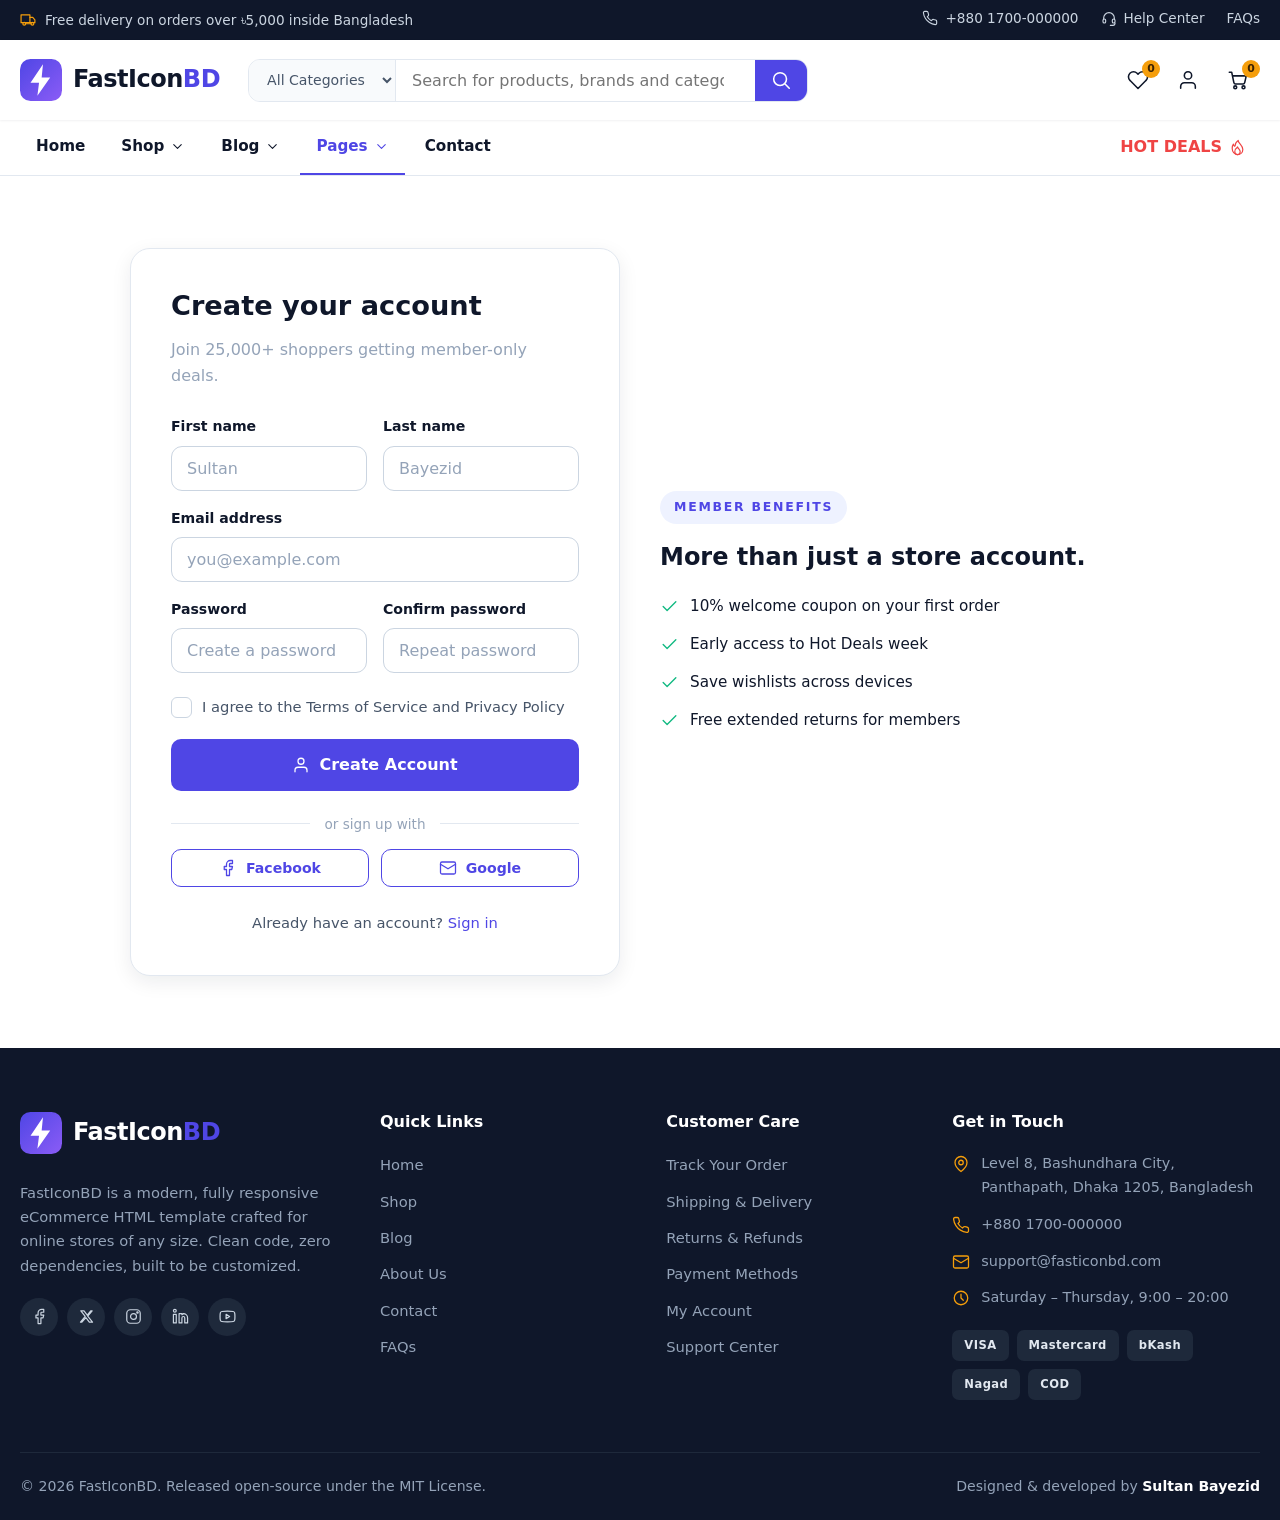
<file: register.html>
<!DOCTYPE html>
<html lang="en">
<head>
<meta charset="UTF-8">
<meta name="viewport" content="width=device-width, initial-scale=1.0">
<title>Create Account · FastIconBD eCommerce HTML Template</title>
<meta name="description" content="Create a FastIconBD account for member-only deals, faster checkout and saved wishlists.">
<meta name="author" content="Sultan Bayezid">
<meta name="theme-color" content="#4f46e5">
<link rel="icon" type="image/svg+xml" href="assets/favicon.svg">
<link rel="stylesheet" href="assets/css/style.css">
</head>
<body>
<a class="skip-link" href="#main">Skip to content</a>
<div class="topbar">
  <div class="container topbar__inner">
    <p class="topbar__note"><svg class="ic" viewBox="0 0 24 24" fill="none" stroke="currentColor" stroke-width="1.7" stroke-linecap="round" stroke-linejoin="round" aria-hidden="true"><path d="M1.5 5.5h12.5v11H1.5z"/><path d="M14 9h4l3 3.5v4h-7"/><circle cx="6" cy="18" r="2"/><circle cx="17.5" cy="18" r="2"/><path d="M8 18h7.5"/></svg> Free delivery on orders over ৳5,000 inside Bangladesh</p>
    <ul class="topbar__links">
      <li><a href="#footer"><svg class="ic" viewBox="0 0 24 24" fill="none" stroke="currentColor" stroke-width="1.7" stroke-linecap="round" stroke-linejoin="round" aria-hidden="true"><path d="M22 16.9v3a2 2 0 0 1-2.2 2 19.8 19.8 0 0 1-8.6-3.1 19.5 19.5 0 0 1-6-6A19.8 19.8 0 0 1 2.1 4.2 2 2 0 0 1 4.1 2h3a2 2 0 0 1 2 1.7c.1 1 .4 2 .7 2.9a2 2 0 0 1-.5 2.1L8 10a16 16 0 0 0 6 6l1.3-1.3a2 2 0 0 1 2.1-.4c.9.3 1.9.6 2.9.7a2 2 0 0 1 1.7 2z"/></svg> +880 1700-000000</a></li>
      <li><a href="contact.html"><svg class="ic" viewBox="0 0 24 24" fill="none" stroke="currentColor" stroke-width="1.7" stroke-linecap="round" stroke-linejoin="round" aria-hidden="true"><path d="M4 14v-2a8 8 0 0 1 16 0v2"/><rect x="3" y="13.5" width="4" height="6" rx="2"/><rect x="17" y="13.5" width="4" height="6" rx="2"/><path d="M21 19.5v.5a3 3 0 0 1-3 3h-4"/></svg> Help Center</a></li>
      <li><a href="faq.html">FAQs</a></li>
    </ul>
  </div>
</div>
<header class="header" id="header">
  <div class="container header__main">
    <a class="logo" href="index.html" aria-label="FastIconBD home">
<svg class="logo__mark" viewBox="0 0 64 64" aria-hidden="true"><defs><linearGradient id="lg" x1="0" y1="0" x2="1" y2="1"><stop offset="0" stop-color="#4f46e5"/><stop offset="1" stop-color="#8b5cf6"/></linearGradient></defs><rect width="64" height="64" rx="16" fill="url(#lg)"/><path d="M35 8 16 36h13l-2.5 20L46 28H33l2-20z" fill="#fff"/></svg>
<span class="logo__text">FastIcon<em>BD</em></span>
</a>
    <form class="header__search" role="search" action="shop.html" onsubmit="return false">
      <div class="header__search-box">
        <select class="header__search-cat" aria-label="Search category">
          <option>All Categories</option><option>Smartphones</option><option>Laptops</option><option>Audio</option><option>Cameras</option><option>Wearables</option><option>Gaming</option><option>Accessories</option><option>Tablets</option>
        </select>
        <input type="search" placeholder="Search for products, brands and categories…" aria-label="Search products">
        <button type="submit" class="header__search-btn" aria-label="Search"><svg class="ic" viewBox="0 0 24 24" fill="none" stroke="currentColor" stroke-width="1.7" stroke-linecap="round" stroke-linejoin="round" aria-hidden="true"><circle cx="11" cy="11" r="7"/><path d="m21 21-4.3-4.3"/></svg></button>
      </div>
    </form>
    <div class="header__actions">
      <a class="header__icon" href="wishlist.html" aria-label="Wishlist"><svg class="ic" viewBox="0 0 24 24" fill="none" stroke="currentColor" stroke-width="1.7" stroke-linecap="round" stroke-linejoin="round" aria-hidden="true"><path d="M20.8 4.6a5.5 5.5 0 0 0-7.8 0L12 5.7l-1-1.1a5.5 5.5 0 0 0-7.8 7.8l1 1L12 21.2l7.8-7.8 1-1a5.5 5.5 0 0 0 0-7.8z"/></svg><span class="count js-wish-count">0</span></a>
      <a class="header__icon" href="login.html" aria-label="Account"><svg class="ic" viewBox="0 0 24 24" fill="none" stroke="currentColor" stroke-width="1.7" stroke-linecap="round" stroke-linejoin="round" aria-hidden="true"><path d="M20 21v-2a4 4 0 0 0-4-4H8a4 4 0 0 0-4 4v2"/><circle cx="12" cy="7" r="4"/></svg></a>
      <a class="header__icon header__icon--cart" href="cart.html" aria-label="Cart"><svg class="ic" viewBox="0 0 24 24" fill="none" stroke="currentColor" stroke-width="1.7" stroke-linecap="round" stroke-linejoin="round" aria-hidden="true"><circle cx="9" cy="20" r="1.6"/><circle cx="18" cy="20" r="1.6"/><path d="M2.5 3.5h2.6l2.4 11.4a1.8 1.8 0 0 0 1.8 1.4h8.2a1.8 1.8 0 0 0 1.8-1.4L21 7.5H6.2"/></svg><span class="count js-cart-count">0</span></a>
      <button class="header__burger" type="button" aria-label="Open menu" aria-expanded="false"><svg class="ic" viewBox="0 0 24 24" fill="none" stroke="currentColor" stroke-width="1.7" stroke-linecap="round" stroke-linejoin="round" aria-hidden="true"><path d="M3 6h18M3 12h18M3 18h18"/></svg></button>
    </div>
  </div>
</header>
<nav class="nav" aria-label="Primary">
  <div class="container nav__inner">
    <ul class="nav__list">
      <li class="nav__item" data-nav="home"><a href="index.html">Home</a></li>
      <li class="nav__item has-drop" data-nav="shop"><a href="shop.html">Shop <svg class="ic" viewBox="0 0 24 24" fill="none" stroke="currentColor" stroke-width="1.7" stroke-linecap="round" stroke-linejoin="round" aria-hidden="true"><path d="m6 9 6 6 6-6"/></svg></a>
        <ul class="drop">
          <li><a href="shop.html">All Products</a></li>
          <li><a href="shop.html">Smartphones</a></li>
          <li><a href="shop.html">Laptops</a></li>
          <li><a href="shop.html">Audio</a></li>
          <li><a href="shop.html">Cameras</a></li>
          <li><a href="shop.html">Wearables</a></li>
          <li><a href="shop.html">Gaming</a></li>
          <li><a href="shop.html">Accessories</a></li>
        </ul>
      </li>
      <li class="nav__item has-drop" data-nav="blog"><a href="blog.html">Blog <svg class="ic" viewBox="0 0 24 24" fill="none" stroke="currentColor" stroke-width="1.7" stroke-linecap="round" stroke-linejoin="round" aria-hidden="true"><path d="m6 9 6 6 6-6"/></svg></a>
        <ul class="drop">
          <li><a href="blog.html">All Posts</a></li>
          <li><a href="blog-single.html">Post Detail</a></li>
        </ul>
      </li>
      <li class="nav__item has-drop" data-nav="pages" data-active><a href="about.html">Pages <svg class="ic" viewBox="0 0 24 24" fill="none" stroke="currentColor" stroke-width="1.7" stroke-linecap="round" stroke-linejoin="round" aria-hidden="true"><path d="m6 9 6 6 6-6"/></svg></a>
        <ul class="drop">
          <li><a href="about.html">About Us</a></li>
          <li><a href="contact.html">Contact</a></li>
          <li><a href="faq.html">FAQs</a></li>
          <li><a href="wishlist.html">Wishlist</a></li>
          <li><a href="cart.html">Shopping Cart</a></li>
          <li><a href="checkout.html">Checkout</a></li>
          <li><a href="login.html">Login</a></li>
          <li><a href="register.html">Register</a></li>
          <li><a href="404.html">404 Page</a></li>
        </ul>
      </li>
      <li class="nav__item" data-nav="contact"><a href="contact.html">Contact</a></li>
    </ul>
    <a class="nav__deal" href="shop.html">HOT DEALS <svg class="ic" viewBox="0 0 24 24" fill="none" stroke="currentColor" stroke-width="1.7" stroke-linecap="round" stroke-linejoin="round" aria-hidden="true"><path d="M12 22c4.4 0 7.5-3 7.5-7.2 0-3.6-2.4-6-4.2-8.2C13.9 5 13 3.4 13 2c-3 2-4.2 5-4.2 6.8 0 .9-.7 1.4-1.4 1-.7-.5-1.2-1.6-1.2-2.6C4.7 9.3 4.5 11.7 4.5 13 4.5 18 7.6 22 12 22z"/><path d="M12 22c2.2 0 3.8-1.7 3.8-4 0-1.9-1.3-3.3-2.4-4.6-.6-.7-1-1.4-1.3-2.2-1.5 1.1-3.9 3.3-3.9 6.8 0 2.3 1.6 4 3.8 4z"/></svg></a>
  </div>
</nav>
<button type="button" class="nav__backdrop" aria-label="Close menu"></button>
<main id="main">
<section class="section auth">
  <div class="container auth__wrap">
    <div class="auth-card">
      <h1>Create your account</h1>
      <p class="auth__sub">Join 25,000+ shoppers getting member-only deals.</p>
      <form onsubmit="return false">
        <div class="form-row">
          <div class="form-field"><label for="rg-first">First name</label><input id="rg-first" type="text" placeholder="Sultan" required></div>
          <div class="form-field"><label for="rg-last">Last name</label><input id="rg-last" type="text" placeholder="Bayezid" required></div>
        </div>
        <div class="form-field"><label for="rg-email">Email address</label><input id="rg-email" type="email" placeholder="you@example.com" required></div>
        <div class="form-row">
          <div class="form-field"><label for="rg-pass">Password</label><input id="rg-pass" type="password" placeholder="Create a password" required></div>
          <div class="form-field"><label for="rg-pass2">Confirm password</label><input id="rg-pass2" type="password" placeholder="Repeat password" required></div>
        </div>
        <label class="check auth__terms"><input type="checkbox"><span class="check__box"><svg class="ic" viewBox="0 0 24 24" fill="none" stroke="currentColor" stroke-width="1.7" stroke-linecap="round" stroke-linejoin="round" aria-hidden="true"><path d="M20 6 9 17l-5-5"/></svg></span> I agree to the Terms of Service and Privacy Policy</label>
        <button type="submit" class="btn btn--primary btn--block btn--lg"><svg class="ic" viewBox="0 0 24 24" fill="none" stroke="currentColor" stroke-width="1.7" stroke-linecap="round" stroke-linejoin="round" aria-hidden="true"><path d="M20 21v-2a4 4 0 0 0-4-4H8a4 4 0 0 0-4 4v2"/><circle cx="12" cy="7" r="4"/></svg> Create Account</button>
      </form>
      <div class="auth__alt"><span>or sign up with</span></div>
      <div class="auth__social">
        <button type="button" class="btn btn--outline btn--sm"><svg class="ic" viewBox="0 0 24 24" fill="none" stroke="currentColor" stroke-width="1.7" stroke-linecap="round" stroke-linejoin="round" aria-hidden="true"><path d="M18 2h-3a5 5 0 0 0-5 5v3H7v4h3v8h4v-8h3l1-4h-4V7a1 1 0 0 1 1-1h3z"/></svg> Facebook</button>
        <button type="button" class="btn btn--outline btn--sm"><svg class="ic" viewBox="0 0 24 24" fill="none" stroke="currentColor" stroke-width="1.7" stroke-linecap="round" stroke-linejoin="round" aria-hidden="true"><rect x="2" y="4" width="20" height="16" rx="2"/><path d="m22 7-10 6L2 7"/></svg> Google</button>
      </div>
      <p class="auth__foot">Already have an account? <a href="login.html">Sign in</a></p>
    </div>
    <aside class="auth-side">
      <span class="eyebrow">Member benefits</span>
      <h2>More than just a store account.</h2>
      <ul class="tick-list">
        <li><svg class="ic" viewBox="0 0 24 24" fill="none" stroke="currentColor" stroke-width="1.7" stroke-linecap="round" stroke-linejoin="round" aria-hidden="true"><path d="M20 6 9 17l-5-5"/></svg> 10% welcome coupon on your first order</li>
        <li><svg class="ic" viewBox="0 0 24 24" fill="none" stroke="currentColor" stroke-width="1.7" stroke-linecap="round" stroke-linejoin="round" aria-hidden="true"><path d="M20 6 9 17l-5-5"/></svg> Early access to Hot Deals week</li>
        <li><svg class="ic" viewBox="0 0 24 24" fill="none" stroke="currentColor" stroke-width="1.7" stroke-linecap="round" stroke-linejoin="round" aria-hidden="true"><path d="M20 6 9 17l-5-5"/></svg> Save wishlists across devices</li>
        <li><svg class="ic" viewBox="0 0 24 24" fill="none" stroke="currentColor" stroke-width="1.7" stroke-linecap="round" stroke-linejoin="round" aria-hidden="true"><path d="M20 6 9 17l-5-5"/></svg> Free extended returns for members</li>
      </ul>
    </aside>
  </div>
</section>
</main>
<footer class="footer" id="footer">
  <div class="container">
    <div class="footer__grid">
      <div class="footer__col footer__about">
        <a class="logo" href="index.html" aria-label="FastIconBD home">
<svg class="logo__mark" viewBox="0 0 64 64" aria-hidden="true"><defs><linearGradient id="lg" x1="0" y1="0" x2="1" y2="1"><stop offset="0" stop-color="#4f46e5"/><stop offset="1" stop-color="#8b5cf6"/></linearGradient></defs><rect width="64" height="64" rx="16" fill="url(#lg)"/><path d="M35 8 16 36h13l-2.5 20L46 28H33l2-20z" fill="#fff"/></svg>
<span class="logo__text">FastIcon<em>BD</em></span>
</a>
        <p>FastIconBD is a modern, fully responsive eCommerce HTML template crafted for online stores of any size. Clean code, zero dependencies, built to be customized.</p>
        <div class="social">
          <a href="#" aria-label="Facebook"><svg class="ic" viewBox="0 0 24 24" fill="none" stroke="currentColor" stroke-width="1.7" stroke-linecap="round" stroke-linejoin="round" aria-hidden="true"><path d="M18 2h-3a5 5 0 0 0-5 5v3H7v4h3v8h4v-8h3l1-4h-4V7a1 1 0 0 1 1-1h3z"/></svg></a>
          <a href="#" aria-label="Twitter / X"><svg class="ic" viewBox="0 0 24 24" fill="none" stroke="currentColor" stroke-width="1.7" stroke-linecap="round" stroke-linejoin="round" aria-hidden="true"><path d="M4 4h4.5l4.5 6L18 4h2l-6.3 7.6L20.5 20H16l-4.8-6.4L5.5 20h-2l6.7-8.1z"/></svg></a>
          <a href="#" aria-label="Instagram"><svg class="ic" viewBox="0 0 24 24" fill="none" stroke="currentColor" stroke-width="1.7" stroke-linecap="round" stroke-linejoin="round" aria-hidden="true"><rect x="2.5" y="2.5" width="19" height="19" rx="5"/><circle cx="12" cy="12" r="4.2"/><circle cx="17.6" cy="6.4" r="1"/></svg></a>
          <a href="#" aria-label="LinkedIn"><svg class="ic" viewBox="0 0 24 24" fill="none" stroke="currentColor" stroke-width="1.7" stroke-linecap="round" stroke-linejoin="round" aria-hidden="true"><path d="M16 8a6 6 0 0 1 6 6v7h-4v-7a2 2 0 0 0-4 0v7h-4V8h4v1.5A6 6 0 0 1 16 8z"/><rect x="2" y="9" width="4" height="12"/><circle cx="4" cy="4" r="2"/></svg></a>
          <a href="#" aria-label="YouTube"><svg class="ic" viewBox="0 0 24 24" fill="none" stroke="currentColor" stroke-width="1.7" stroke-linecap="round" stroke-linejoin="round" aria-hidden="true"><path d="M22.5 12s0-3.4-.4-5a2.8 2.8 0 0 0-2-2C18.4 4.5 12 4.5 12 4.5s-6.4 0-8.1.5a2.8 2.8 0 0 0-2 2c-.4 1.6-.4 5-.4 5s0 3.4.4 5a2.8 2.8 0 0 0 2 2c1.7.5 8.1.5 8.1.5s6.4 0 8.1-.5a2.8 2.8 0 0 0 2-2c.4-1.6.4-5 .4-5z"/><path d="m10 9 5 3-5 3z"/></svg></a>
        </div>
      </div>
      <div class="footer__col">
        <h4 class="footer__title">Quick Links</h4>
        <ul class="footer__links">
          <li><a href="index.html">Home</a></li>
          <li><a href="shop.html">Shop</a></li>
          <li><a href="blog.html">Blog</a></li>
          <li><a href="about.html">About Us</a></li>
          <li><a href="contact.html">Contact</a></li>
          <li><a href="faq.html">FAQs</a></li>
        </ul>
      </div>
      <div class="footer__col">
        <h4 class="footer__title">Customer Care</h4>
        <ul class="footer__links">
          <li><a href="faq.html">Track Your Order</a></li>
          <li><a href="faq.html">Shipping &amp; Delivery</a></li>
          <li><a href="faq.html">Returns &amp; Refunds</a></li>
          <li><a href="faq.html">Payment Methods</a></li>
          <li><a href="login.html">My Account</a></li>
          <li><a href="contact.html">Support Center</a></li>
        </ul>
      </div>
      <div class="footer__col">
        <h4 class="footer__title">Get in Touch</h4>
        <ul class="footer__contact">
          <li><svg class="ic" viewBox="0 0 24 24" fill="none" stroke="currentColor" stroke-width="1.7" stroke-linecap="round" stroke-linejoin="round" aria-hidden="true"><path d="M20 10c0 6-8 12-8 12s-8-6-8-12a8 8 0 0 1 16 0z"/><circle cx="12" cy="10" r="3"/></svg> <span>Level 8, Bashundhara City, Panthapath, Dhaka 1205, Bangladesh</span></li>
          <li><svg class="ic" viewBox="0 0 24 24" fill="none" stroke="currentColor" stroke-width="1.7" stroke-linecap="round" stroke-linejoin="round" aria-hidden="true"><path d="M22 16.9v3a2 2 0 0 1-2.2 2 19.8 19.8 0 0 1-8.6-3.1 19.5 19.5 0 0 1-6-6A19.8 19.8 0 0 1 2.1 4.2 2 2 0 0 1 4.1 2h3a2 2 0 0 1 2 1.7c.1 1 .4 2 .7 2.9a2 2 0 0 1-.5 2.1L8 10a16 16 0 0 0 6 6l1.3-1.3a2 2 0 0 1 2.1-.4c.9.3 1.9.6 2.9.7a2 2 0 0 1 1.7 2z"/></svg> <span>+880 1700-000000</span></li>
          <li><svg class="ic" viewBox="0 0 24 24" fill="none" stroke="currentColor" stroke-width="1.7" stroke-linecap="round" stroke-linejoin="round" aria-hidden="true"><rect x="2" y="4" width="20" height="16" rx="2"/><path d="m22 7-10 6L2 7"/></svg> <span>support@fasticonbd.com</span></li>
          <li><svg class="ic" viewBox="0 0 24 24" fill="none" stroke="currentColor" stroke-width="1.7" stroke-linecap="round" stroke-linejoin="round" aria-hidden="true"><circle cx="12" cy="12" r="9"/><path d="M12 7v5l3 3"/></svg> <span>Saturday – Thursday, 9:00 – 20:00</span></li>
        </ul>
        <div class="payments" aria-label="Accepted payment methods">
          <span class="pay-chip">VISA</span><span class="pay-chip">Mastercard</span><span class="pay-chip">bKash</span><span class="pay-chip">Nagad</span><span class="pay-chip">COD</span>
        </div>
      </div>
    </div>
    <div class="footer__bottom">
      <p>© 2026 FastIconBD. Released open-source under the MIT License.</p>
      <p class="footer__credit">Designed &amp; developed by <a href="https://lastlineweb.com" rel="noopener">Sultan Bayezid</a></p>
    </div>
  </div>
</footer>
<button type="button" class="back-to-top" aria-label="Back to top"><svg class="ic" viewBox="0 0 24 24" fill="none" stroke="currentColor" stroke-width="1.7" stroke-linecap="round" stroke-linejoin="round" aria-hidden="true"><path d="m6 9 6 6 6-6"/></svg></button>
<div class="toast-region" aria-live="polite"></div>
<script src="assets/js/main.js"></script>
</body>
</html>
</file>
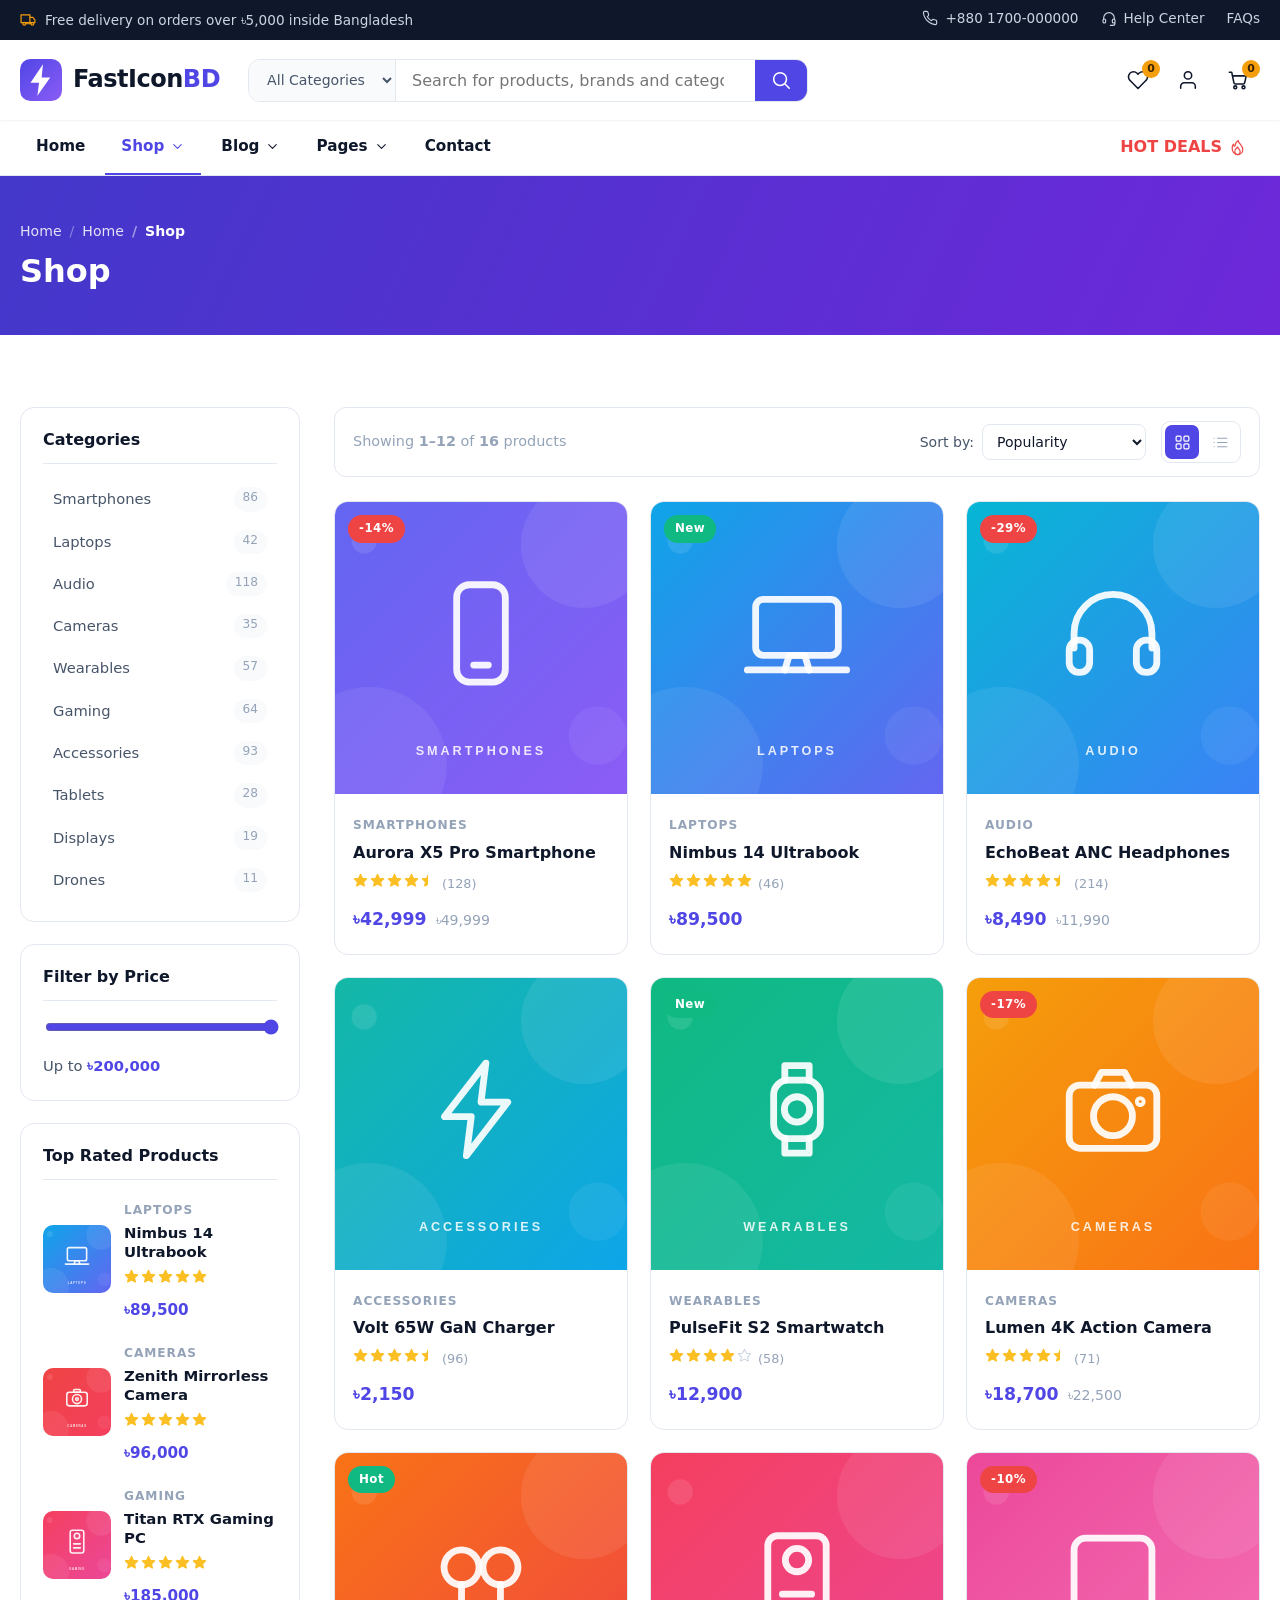
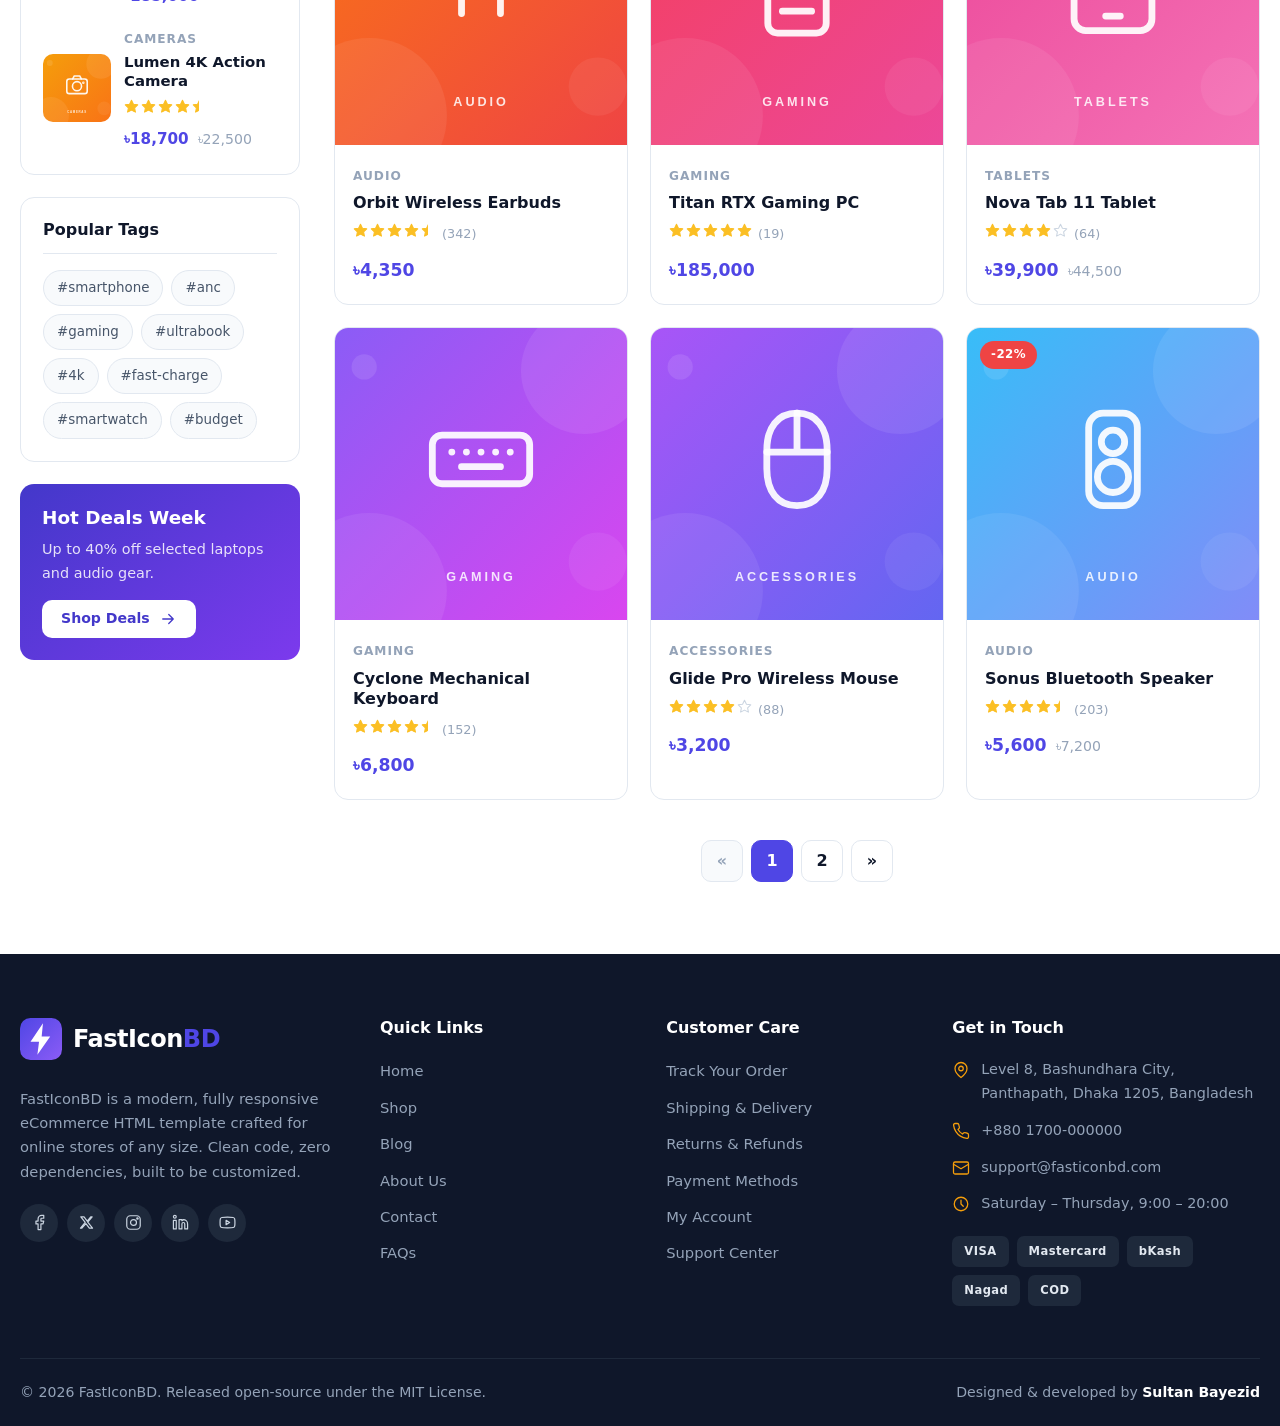
<file: shop.html>
<!DOCTYPE html>
<html lang="en">
<head>
<meta charset="UTF-8">
<meta name="viewport" content="width=device-width, initial-scale=1.0">
<title>Shop · FastIconBD eCommerce HTML Template</title>
<meta name="description" content="Browse the full FastIconBD catalogue — smartphones, laptops, audio, cameras, wearables and gaming gear with filters, sorting and pagination.">
<meta name="author" content="Sultan Bayezid">
<meta name="theme-color" content="#4f46e5">
<link rel="icon" type="image/svg+xml" href="assets/favicon.svg">
<link rel="stylesheet" href="assets/css/style.css">
</head>
<body>
<a class="skip-link" href="#main">Skip to content</a>
<div class="topbar">
  <div class="container topbar__inner">
    <p class="topbar__note"><svg class="ic" viewBox="0 0 24 24" fill="none" stroke="currentColor" stroke-width="1.7" stroke-linecap="round" stroke-linejoin="round" aria-hidden="true"><path d="M1.5 5.5h12.5v11H1.5z"/><path d="M14 9h4l3 3.5v4h-7"/><circle cx="6" cy="18" r="2"/><circle cx="17.5" cy="18" r="2"/><path d="M8 18h7.5"/></svg> Free delivery on orders over ৳5,000 inside Bangladesh</p>
    <ul class="topbar__links">
      <li><a href="#footer"><svg class="ic" viewBox="0 0 24 24" fill="none" stroke="currentColor" stroke-width="1.7" stroke-linecap="round" stroke-linejoin="round" aria-hidden="true"><path d="M22 16.9v3a2 2 0 0 1-2.2 2 19.8 19.8 0 0 1-8.6-3.1 19.5 19.5 0 0 1-6-6A19.8 19.8 0 0 1 2.1 4.2 2 2 0 0 1 4.1 2h3a2 2 0 0 1 2 1.7c.1 1 .4 2 .7 2.9a2 2 0 0 1-.5 2.1L8 10a16 16 0 0 0 6 6l1.3-1.3a2 2 0 0 1 2.1-.4c.9.3 1.9.6 2.9.7a2 2 0 0 1 1.7 2z"/></svg> +880 1700-000000</a></li>
      <li><a href="contact.html"><svg class="ic" viewBox="0 0 24 24" fill="none" stroke="currentColor" stroke-width="1.7" stroke-linecap="round" stroke-linejoin="round" aria-hidden="true"><path d="M4 14v-2a8 8 0 0 1 16 0v2"/><rect x="3" y="13.5" width="4" height="6" rx="2"/><rect x="17" y="13.5" width="4" height="6" rx="2"/><path d="M21 19.5v.5a3 3 0 0 1-3 3h-4"/></svg> Help Center</a></li>
      <li><a href="faq.html">FAQs</a></li>
    </ul>
  </div>
</div>
<header class="header" id="header">
  <div class="container header__main">
    <a class="logo" href="index.html" aria-label="FastIconBD home">
<svg class="logo__mark" viewBox="0 0 64 64" aria-hidden="true"><defs><linearGradient id="lg" x1="0" y1="0" x2="1" y2="1"><stop offset="0" stop-color="#4f46e5"/><stop offset="1" stop-color="#8b5cf6"/></linearGradient></defs><rect width="64" height="64" rx="16" fill="url(#lg)"/><path d="M35 8 16 36h13l-2.5 20L46 28H33l2-20z" fill="#fff"/></svg>
<span class="logo__text">FastIcon<em>BD</em></span>
</a>
    <form class="header__search" role="search" action="shop.html" onsubmit="return false">
      <div class="header__search-box">
        <select class="header__search-cat" aria-label="Search category">
          <option>All Categories</option><option>Smartphones</option><option>Laptops</option><option>Audio</option><option>Cameras</option><option>Wearables</option><option>Gaming</option><option>Accessories</option><option>Tablets</option>
        </select>
        <input type="search" placeholder="Search for products, brands and categories…" aria-label="Search products">
        <button type="submit" class="header__search-btn" aria-label="Search"><svg class="ic" viewBox="0 0 24 24" fill="none" stroke="currentColor" stroke-width="1.7" stroke-linecap="round" stroke-linejoin="round" aria-hidden="true"><circle cx="11" cy="11" r="7"/><path d="m21 21-4.3-4.3"/></svg></button>
      </div>
    </form>
    <div class="header__actions">
      <a class="header__icon" href="wishlist.html" aria-label="Wishlist"><svg class="ic" viewBox="0 0 24 24" fill="none" stroke="currentColor" stroke-width="1.7" stroke-linecap="round" stroke-linejoin="round" aria-hidden="true"><path d="M20.8 4.6a5.5 5.5 0 0 0-7.8 0L12 5.7l-1-1.1a5.5 5.5 0 0 0-7.8 7.8l1 1L12 21.2l7.8-7.8 1-1a5.5 5.5 0 0 0 0-7.8z"/></svg><span class="count js-wish-count">0</span></a>
      <a class="header__icon" href="login.html" aria-label="Account"><svg class="ic" viewBox="0 0 24 24" fill="none" stroke="currentColor" stroke-width="1.7" stroke-linecap="round" stroke-linejoin="round" aria-hidden="true"><path d="M20 21v-2a4 4 0 0 0-4-4H8a4 4 0 0 0-4 4v2"/><circle cx="12" cy="7" r="4"/></svg></a>
      <a class="header__icon header__icon--cart" href="cart.html" aria-label="Cart"><svg class="ic" viewBox="0 0 24 24" fill="none" stroke="currentColor" stroke-width="1.7" stroke-linecap="round" stroke-linejoin="round" aria-hidden="true"><circle cx="9" cy="20" r="1.6"/><circle cx="18" cy="20" r="1.6"/><path d="M2.5 3.5h2.6l2.4 11.4a1.8 1.8 0 0 0 1.8 1.4h8.2a1.8 1.8 0 0 0 1.8-1.4L21 7.5H6.2"/></svg><span class="count js-cart-count">0</span></a>
      <button class="header__burger" type="button" aria-label="Open menu" aria-expanded="false"><svg class="ic" viewBox="0 0 24 24" fill="none" stroke="currentColor" stroke-width="1.7" stroke-linecap="round" stroke-linejoin="round" aria-hidden="true"><path d="M3 6h18M3 12h18M3 18h18"/></svg></button>
    </div>
  </div>
</header>
<nav class="nav" aria-label="Primary">
  <div class="container nav__inner">
    <ul class="nav__list">
      <li class="nav__item" data-nav="home"><a href="index.html">Home</a></li>
      <li class="nav__item has-drop" data-nav="shop" data-active><a href="shop.html">Shop <svg class="ic" viewBox="0 0 24 24" fill="none" stroke="currentColor" stroke-width="1.7" stroke-linecap="round" stroke-linejoin="round" aria-hidden="true"><path d="m6 9 6 6 6-6"/></svg></a>
        <ul class="drop">
          <li><a href="shop.html">All Products</a></li>
          <li><a href="shop.html">Smartphones</a></li>
          <li><a href="shop.html">Laptops</a></li>
          <li><a href="shop.html">Audio</a></li>
          <li><a href="shop.html">Cameras</a></li>
          <li><a href="shop.html">Wearables</a></li>
          <li><a href="shop.html">Gaming</a></li>
          <li><a href="shop.html">Accessories</a></li>
        </ul>
      </li>
      <li class="nav__item has-drop" data-nav="blog"><a href="blog.html">Blog <svg class="ic" viewBox="0 0 24 24" fill="none" stroke="currentColor" stroke-width="1.7" stroke-linecap="round" stroke-linejoin="round" aria-hidden="true"><path d="m6 9 6 6 6-6"/></svg></a>
        <ul class="drop">
          <li><a href="blog.html">All Posts</a></li>
          <li><a href="blog-single.html">Post Detail</a></li>
        </ul>
      </li>
      <li class="nav__item has-drop" data-nav="pages"><a href="about.html">Pages <svg class="ic" viewBox="0 0 24 24" fill="none" stroke="currentColor" stroke-width="1.7" stroke-linecap="round" stroke-linejoin="round" aria-hidden="true"><path d="m6 9 6 6 6-6"/></svg></a>
        <ul class="drop">
          <li><a href="about.html">About Us</a></li>
          <li><a href="contact.html">Contact</a></li>
          <li><a href="faq.html">FAQs</a></li>
          <li><a href="wishlist.html">Wishlist</a></li>
          <li><a href="cart.html">Shopping Cart</a></li>
          <li><a href="checkout.html">Checkout</a></li>
          <li><a href="login.html">Login</a></li>
          <li><a href="register.html">Register</a></li>
          <li><a href="404.html">404 Page</a></li>
        </ul>
      </li>
      <li class="nav__item" data-nav="contact"><a href="contact.html">Contact</a></li>
    </ul>
    <a class="nav__deal" href="shop.html">HOT DEALS <svg class="ic" viewBox="0 0 24 24" fill="none" stroke="currentColor" stroke-width="1.7" stroke-linecap="round" stroke-linejoin="round" aria-hidden="true"><path d="M12 22c4.4 0 7.5-3 7.5-7.2 0-3.6-2.4-6-4.2-8.2C13.9 5 13 3.4 13 2c-3 2-4.2 5-4.2 6.8 0 .9-.7 1.4-1.4 1-.7-.5-1.2-1.6-1.2-2.6C4.7 9.3 4.5 11.7 4.5 13 4.5 18 7.6 22 12 22z"/><path d="M12 22c2.2 0 3.8-1.7 3.8-4 0-1.9-1.3-3.3-2.4-4.6-.6-.7-1-1.4-1.3-2.2-1.5 1.1-3.9 3.3-3.9 6.8 0 2.3 1.6 4 3.8 4z"/></svg></a>
  </div>
</nav>
<button type="button" class="nav__backdrop" aria-label="Close menu"></button>
<main id="main">
<div class="page-head">
  <div class="container">
    <nav class="breadcrumb" aria-label="Breadcrumb">
      <ol>
        <li><a href="index.html">Home</a></li><li><a href="index.html">Home</a></li>
        <li aria-current="page">Shop</li>
      </ol>
    </nav>
    <h1 class="page-head__title">Shop</h1>
  </div>
</div>
<section class="section">
  <div class="container shop-layout">
    <aside class="shop-sidebar">
  <button type="button" class="shop-sidebar__toggle js-filter-toggle"><svg class="ic" viewBox="0 0 24 24" fill="none" stroke="currentColor" stroke-width="1.7" stroke-linecap="round" stroke-linejoin="round" aria-hidden="true"><path d="M22 3H2l8 9.5V19l4 2v-8.5z"/></svg> Filters</button>
  <div class="shop-sidebar__body">
    <section class="widget">
      <h3 class="widget__title">Categories</h3>
      <ul class="widget__cats">
        <li><a href="shop.html">Smartphones <span>86</span></a></li>
        <li><a href="shop.html">Laptops <span>42</span></a></li>
        <li><a href="shop.html">Audio <span>118</span></a></li>
        <li><a href="shop.html">Cameras <span>35</span></a></li>
        <li><a href="shop.html">Wearables <span>57</span></a></li>
        <li><a href="shop.html">Gaming <span>64</span></a></li>
        <li><a href="shop.html">Accessories <span>93</span></a></li>
        <li><a href="shop.html">Tablets <span>28</span></a></li>
        <li><a href="shop.html">Displays <span>19</span></a></li>
        <li><a href="shop.html">Drones <span>11</span></a></li>
      </ul>
    </section>
    <section class="widget">
      <h3 class="widget__title">Filter by Price</h3>
      <div class="widget__price">
        <input type="range" id="price-range" min="0" max="200000" step="500" value="200000" aria-label="Maximum price">
        <p>Up to <output id="price-out">৳200,000</output></p>
      </div>
    </section>
    <section class="widget">
      <h3 class="widget__title">Top Rated Products</h3>
      <ul class="widget__products">
        <li class="widget-product">
  <a href="product.html" class="widget-product__media"><img src="assets/img/products/product-02.svg" alt="Nimbus 14 Ultrabook" width="600" height="600" loading="lazy"></a>
  <div>
    <span class="product-card__cat">Laptops</span>
    <h4 class="widget-product__title"><a href="product.html">Nimbus 14 Ultrabook</a></h4>
    <div class="stars" aria-label="Rated 5.0 out of 5"><span class="star star--full"><svg class="ic" viewBox="0 0 24 24" fill="none" stroke="currentColor" stroke-width="1.7" stroke-linecap="round" stroke-linejoin="round" aria-hidden="true"><path d="m12 2 3.1 6.3 6.9 1-5 4.9 1.2 6.8L12 17.8 5.8 21l1.2-6.8-5-4.9 6.9-1z"/></svg></span><span class="star star--full"><svg class="ic" viewBox="0 0 24 24" fill="none" stroke="currentColor" stroke-width="1.7" stroke-linecap="round" stroke-linejoin="round" aria-hidden="true"><path d="m12 2 3.1 6.3 6.9 1-5 4.9 1.2 6.8L12 17.8 5.8 21l1.2-6.8-5-4.9 6.9-1z"/></svg></span><span class="star star--full"><svg class="ic" viewBox="0 0 24 24" fill="none" stroke="currentColor" stroke-width="1.7" stroke-linecap="round" stroke-linejoin="round" aria-hidden="true"><path d="m12 2 3.1 6.3 6.9 1-5 4.9 1.2 6.8L12 17.8 5.8 21l1.2-6.8-5-4.9 6.9-1z"/></svg></span><span class="star star--full"><svg class="ic" viewBox="0 0 24 24" fill="none" stroke="currentColor" stroke-width="1.7" stroke-linecap="round" stroke-linejoin="round" aria-hidden="true"><path d="m12 2 3.1 6.3 6.9 1-5 4.9 1.2 6.8L12 17.8 5.8 21l1.2-6.8-5-4.9 6.9-1z"/></svg></span><span class="star star--full"><svg class="ic" viewBox="0 0 24 24" fill="none" stroke="currentColor" stroke-width="1.7" stroke-linecap="round" stroke-linejoin="round" aria-hidden="true"><path d="m12 2 3.1 6.3 6.9 1-5 4.9 1.2 6.8L12 17.8 5.8 21l1.2-6.8-5-4.9 6.9-1z"/></svg></span></div>
    <div class="product-card__price"><ins>৳89,500</ins></div>
  </div>
</li><li class="widget-product">
  <a href="product.html" class="widget-product__media"><img src="assets/img/products/product-14.svg" alt="Zenith Mirrorless Camera" width="600" height="600" loading="lazy"></a>
  <div>
    <span class="product-card__cat">Cameras</span>
    <h4 class="widget-product__title"><a href="product.html">Zenith Mirrorless Camera</a></h4>
    <div class="stars" aria-label="Rated 5.0 out of 5"><span class="star star--full"><svg class="ic" viewBox="0 0 24 24" fill="none" stroke="currentColor" stroke-width="1.7" stroke-linecap="round" stroke-linejoin="round" aria-hidden="true"><path d="m12 2 3.1 6.3 6.9 1-5 4.9 1.2 6.8L12 17.8 5.8 21l1.2-6.8-5-4.9 6.9-1z"/></svg></span><span class="star star--full"><svg class="ic" viewBox="0 0 24 24" fill="none" stroke="currentColor" stroke-width="1.7" stroke-linecap="round" stroke-linejoin="round" aria-hidden="true"><path d="m12 2 3.1 6.3 6.9 1-5 4.9 1.2 6.8L12 17.8 5.8 21l1.2-6.8-5-4.9 6.9-1z"/></svg></span><span class="star star--full"><svg class="ic" viewBox="0 0 24 24" fill="none" stroke="currentColor" stroke-width="1.7" stroke-linecap="round" stroke-linejoin="round" aria-hidden="true"><path d="m12 2 3.1 6.3 6.9 1-5 4.9 1.2 6.8L12 17.8 5.8 21l1.2-6.8-5-4.9 6.9-1z"/></svg></span><span class="star star--full"><svg class="ic" viewBox="0 0 24 24" fill="none" stroke="currentColor" stroke-width="1.7" stroke-linecap="round" stroke-linejoin="round" aria-hidden="true"><path d="m12 2 3.1 6.3 6.9 1-5 4.9 1.2 6.8L12 17.8 5.8 21l1.2-6.8-5-4.9 6.9-1z"/></svg></span><span class="star star--full"><svg class="ic" viewBox="0 0 24 24" fill="none" stroke="currentColor" stroke-width="1.7" stroke-linecap="round" stroke-linejoin="round" aria-hidden="true"><path d="m12 2 3.1 6.3 6.9 1-5 4.9 1.2 6.8L12 17.8 5.8 21l1.2-6.8-5-4.9 6.9-1z"/></svg></span></div>
    <div class="product-card__price"><ins>৳96,000</ins></div>
  </div>
</li><li class="widget-product">
  <a href="product.html" class="widget-product__media"><img src="assets/img/products/product-08.svg" alt="Titan RTX Gaming PC" width="600" height="600" loading="lazy"></a>
  <div>
    <span class="product-card__cat">Gaming</span>
    <h4 class="widget-product__title"><a href="product.html">Titan RTX Gaming PC</a></h4>
    <div class="stars" aria-label="Rated 5.0 out of 5"><span class="star star--full"><svg class="ic" viewBox="0 0 24 24" fill="none" stroke="currentColor" stroke-width="1.7" stroke-linecap="round" stroke-linejoin="round" aria-hidden="true"><path d="m12 2 3.1 6.3 6.9 1-5 4.9 1.2 6.8L12 17.8 5.8 21l1.2-6.8-5-4.9 6.9-1z"/></svg></span><span class="star star--full"><svg class="ic" viewBox="0 0 24 24" fill="none" stroke="currentColor" stroke-width="1.7" stroke-linecap="round" stroke-linejoin="round" aria-hidden="true"><path d="m12 2 3.1 6.3 6.9 1-5 4.9 1.2 6.8L12 17.8 5.8 21l1.2-6.8-5-4.9 6.9-1z"/></svg></span><span class="star star--full"><svg class="ic" viewBox="0 0 24 24" fill="none" stroke="currentColor" stroke-width="1.7" stroke-linecap="round" stroke-linejoin="round" aria-hidden="true"><path d="m12 2 3.1 6.3 6.9 1-5 4.9 1.2 6.8L12 17.8 5.8 21l1.2-6.8-5-4.9 6.9-1z"/></svg></span><span class="star star--full"><svg class="ic" viewBox="0 0 24 24" fill="none" stroke="currentColor" stroke-width="1.7" stroke-linecap="round" stroke-linejoin="round" aria-hidden="true"><path d="m12 2 3.1 6.3 6.9 1-5 4.9 1.2 6.8L12 17.8 5.8 21l1.2-6.8-5-4.9 6.9-1z"/></svg></span><span class="star star--full"><svg class="ic" viewBox="0 0 24 24" fill="none" stroke="currentColor" stroke-width="1.7" stroke-linecap="round" stroke-linejoin="round" aria-hidden="true"><path d="m12 2 3.1 6.3 6.9 1-5 4.9 1.2 6.8L12 17.8 5.8 21l1.2-6.8-5-4.9 6.9-1z"/></svg></span></div>
    <div class="product-card__price"><ins>৳185,000</ins></div>
  </div>
</li><li class="widget-product">
  <a href="product.html" class="widget-product__media"><img src="assets/img/products/product-06.svg" alt="Lumen 4K Action Camera" width="600" height="600" loading="lazy"></a>
  <div>
    <span class="product-card__cat">Cameras</span>
    <h4 class="widget-product__title"><a href="product.html">Lumen 4K Action Camera</a></h4>
    <div class="stars" aria-label="Rated 4.5 out of 5"><span class="star star--full"><svg class="ic" viewBox="0 0 24 24" fill="none" stroke="currentColor" stroke-width="1.7" stroke-linecap="round" stroke-linejoin="round" aria-hidden="true"><path d="m12 2 3.1 6.3 6.9 1-5 4.9 1.2 6.8L12 17.8 5.8 21l1.2-6.8-5-4.9 6.9-1z"/></svg></span><span class="star star--full"><svg class="ic" viewBox="0 0 24 24" fill="none" stroke="currentColor" stroke-width="1.7" stroke-linecap="round" stroke-linejoin="round" aria-hidden="true"><path d="m12 2 3.1 6.3 6.9 1-5 4.9 1.2 6.8L12 17.8 5.8 21l1.2-6.8-5-4.9 6.9-1z"/></svg></span><span class="star star--full"><svg class="ic" viewBox="0 0 24 24" fill="none" stroke="currentColor" stroke-width="1.7" stroke-linecap="round" stroke-linejoin="round" aria-hidden="true"><path d="m12 2 3.1 6.3 6.9 1-5 4.9 1.2 6.8L12 17.8 5.8 21l1.2-6.8-5-4.9 6.9-1z"/></svg></span><span class="star star--full"><svg class="ic" viewBox="0 0 24 24" fill="none" stroke="currentColor" stroke-width="1.7" stroke-linecap="round" stroke-linejoin="round" aria-hidden="true"><path d="m12 2 3.1 6.3 6.9 1-5 4.9 1.2 6.8L12 17.8 5.8 21l1.2-6.8-5-4.9 6.9-1z"/></svg></span><span class="star star--half"><svg class="ic" viewBox="0 0 24 24" fill="none" stroke="currentColor" stroke-width="1.7" stroke-linecap="round" stroke-linejoin="round" aria-hidden="true"><path d="m12 2 3.1 6.3 6.9 1-5 4.9 1.2 6.8L12 17.8 5.8 21l1.2-6.8-5-4.9 6.9-1z"/></svg></span></div>
    <div class="product-card__price"><ins>৳18,700</ins><del>৳22,500</del></div>
  </div>
</li>
      </ul>
    </section>
    <section class="widget">
      <h3 class="widget__title">Popular Tags</h3>
      <div class="tags">
        <a href="shop.html">#smartphone</a><a href="shop.html">#anc</a><a href="shop.html">#gaming</a><a href="shop.html">#ultrabook</a><a href="shop.html">#4k</a><a href="shop.html">#fast-charge</a><a href="shop.html">#smartwatch</a><a href="shop.html">#budget</a>
      </div>
    </section>
    <section class="widget widget--promo">
      <h3>Hot Deals Week</h3>
      <p>Up to 40% off selected laptops and audio gear.</p>
      <a href="shop.html" class="btn btn--light btn--sm">Shop Deals <svg class="ic" viewBox="0 0 24 24" fill="none" stroke="currentColor" stroke-width="1.7" stroke-linecap="round" stroke-linejoin="round" aria-hidden="true"><path d="M5 12h14M13 6l6 6-6 6"/></svg></a>
    </section>
  </div>
</aside>
    <div class="shop-main">
      <div class="shop-toolbar">
  <p class="shop-toolbar__count">Showing <strong>1–12</strong> of <strong>16</strong> products</p>
  <div class="shop-toolbar__right">
    <label class="shop-toolbar__sort">Sort by:
      <select aria-label="Sort products">
        <option>Popularity</option><option>Newest first</option><option>Price: low to high</option><option>Price: high to low</option><option>Average rating</option>
      </select>
    </label>
    <div class="view-toggle" role="group" aria-label="Layout">
      <button type="button" class="view-toggle__btn is-active js-view-grid" aria-label="Grid view"><svg class="ic" viewBox="0 0 24 24" fill="none" stroke="currentColor" stroke-width="1.7" stroke-linecap="round" stroke-linejoin="round" aria-hidden="true"><rect x="3" y="3" width="7" height="7" rx="1.5"/><rect x="14" y="3" width="7" height="7" rx="1.5"/><rect x="3" y="14" width="7" height="7" rx="1.5"/><rect x="14" y="14" width="7" height="7" rx="1.5"/></svg></button>
      <button type="button" class="view-toggle__btn js-view-list" aria-label="List view"><svg class="ic" viewBox="0 0 24 24" fill="none" stroke="currentColor" stroke-width="1.7" stroke-linecap="round" stroke-linejoin="round" aria-hidden="true"><path d="M8 6h13M8 12h13M8 18h13M3 6h.01M3 12h.01M3 18h.01"/></svg></button>
    </div>
  </div>
</div>
      <div class="products-grid products-grid--shop js-products">
        <article class="product-card  reveal">
  <div class="product-card__media">
    <a href="product.html" aria-label="Aurora X5 Pro Smartphone"><img src="assets/img/products/product-01.svg" alt="Aurora X5 Pro Smartphone" width="600" height="600" loading="lazy"></a>
    <span class="badge badge--sale">-14%</span>
    <div class="product-card__hover">
      <button type="button" class="icon-btn js-wishlist" aria-label="Add Aurora X5 Pro Smartphone to wishlist"><svg class="ic" viewBox="0 0 24 24" fill="none" stroke="currentColor" stroke-width="1.7" stroke-linecap="round" stroke-linejoin="round" aria-hidden="true"><path d="M20.8 4.6a5.5 5.5 0 0 0-7.8 0L12 5.7l-1-1.1a5.5 5.5 0 0 0-7.8 7.8l1 1L12 21.2l7.8-7.8 1-1a5.5 5.5 0 0 0 0-7.8z"/></svg></button>
      <button type="button" class="icon-btn js-quickview" aria-label="Quick view"><svg class="ic" viewBox="0 0 24 24" fill="none" stroke="currentColor" stroke-width="1.7" stroke-linecap="round" stroke-linejoin="round" aria-hidden="true"><path d="M2 12s3.5-7 10-7 10 7 10 7-3.5 7-10 7-10-7-10-7z"/><circle cx="12" cy="12" r="3"/></svg></button>
    </div>
    <button type="button" class="btn btn--primary btn--sm product-card__cart js-add-cart"><svg class="ic" viewBox="0 0 24 24" fill="none" stroke="currentColor" stroke-width="1.7" stroke-linecap="round" stroke-linejoin="round" aria-hidden="true"><circle cx="9" cy="20" r="1.6"/><circle cx="18" cy="20" r="1.6"/><path d="M2.5 3.5h2.6l2.4 11.4a1.8 1.8 0 0 0 1.8 1.4h8.2a1.8 1.8 0 0 0 1.8-1.4L21 7.5H6.2"/></svg> Add to Cart</button>
  </div>
  <div class="product-card__body">
    <span class="product-card__cat">Smartphones</span>
    <h3 class="product-card__title"><a href="product.html">Aurora X5 Pro Smartphone</a></h3>
    <div class="stars" aria-label="Rated 4.5 out of 5"><span class="star star--full"><svg class="ic" viewBox="0 0 24 24" fill="none" stroke="currentColor" stroke-width="1.7" stroke-linecap="round" stroke-linejoin="round" aria-hidden="true"><path d="m12 2 3.1 6.3 6.9 1-5 4.9 1.2 6.8L12 17.8 5.8 21l1.2-6.8-5-4.9 6.9-1z"/></svg></span><span class="star star--full"><svg class="ic" viewBox="0 0 24 24" fill="none" stroke="currentColor" stroke-width="1.7" stroke-linecap="round" stroke-linejoin="round" aria-hidden="true"><path d="m12 2 3.1 6.3 6.9 1-5 4.9 1.2 6.8L12 17.8 5.8 21l1.2-6.8-5-4.9 6.9-1z"/></svg></span><span class="star star--full"><svg class="ic" viewBox="0 0 24 24" fill="none" stroke="currentColor" stroke-width="1.7" stroke-linecap="round" stroke-linejoin="round" aria-hidden="true"><path d="m12 2 3.1 6.3 6.9 1-5 4.9 1.2 6.8L12 17.8 5.8 21l1.2-6.8-5-4.9 6.9-1z"/></svg></span><span class="star star--full"><svg class="ic" viewBox="0 0 24 24" fill="none" stroke="currentColor" stroke-width="1.7" stroke-linecap="round" stroke-linejoin="round" aria-hidden="true"><path d="m12 2 3.1 6.3 6.9 1-5 4.9 1.2 6.8L12 17.8 5.8 21l1.2-6.8-5-4.9 6.9-1z"/></svg></span><span class="star star--half"><svg class="ic" viewBox="0 0 24 24" fill="none" stroke="currentColor" stroke-width="1.7" stroke-linecap="round" stroke-linejoin="round" aria-hidden="true"><path d="m12 2 3.1 6.3 6.9 1-5 4.9 1.2 6.8L12 17.8 5.8 21l1.2-6.8-5-4.9 6.9-1z"/></svg></span></div><span class="product-card__reviews">(128)</span>
    <div class="product-card__price"><ins>৳42,999</ins><del>৳49,999</del></div>
  </div>
</article><article class="product-card  reveal">
  <div class="product-card__media">
    <a href="product.html" aria-label="Nimbus 14 Ultrabook"><img src="assets/img/products/product-02.svg" alt="Nimbus 14 Ultrabook" width="600" height="600" loading="lazy"></a>
    <span class="badge badge--soft">New</span>
    <div class="product-card__hover">
      <button type="button" class="icon-btn js-wishlist" aria-label="Add Nimbus 14 Ultrabook to wishlist"><svg class="ic" viewBox="0 0 24 24" fill="none" stroke="currentColor" stroke-width="1.7" stroke-linecap="round" stroke-linejoin="round" aria-hidden="true"><path d="M20.8 4.6a5.5 5.5 0 0 0-7.8 0L12 5.7l-1-1.1a5.5 5.5 0 0 0-7.8 7.8l1 1L12 21.2l7.8-7.8 1-1a5.5 5.5 0 0 0 0-7.8z"/></svg></button>
      <button type="button" class="icon-btn js-quickview" aria-label="Quick view"><svg class="ic" viewBox="0 0 24 24" fill="none" stroke="currentColor" stroke-width="1.7" stroke-linecap="round" stroke-linejoin="round" aria-hidden="true"><path d="M2 12s3.5-7 10-7 10 7 10 7-3.5 7-10 7-10-7-10-7z"/><circle cx="12" cy="12" r="3"/></svg></button>
    </div>
    <button type="button" class="btn btn--primary btn--sm product-card__cart js-add-cart"><svg class="ic" viewBox="0 0 24 24" fill="none" stroke="currentColor" stroke-width="1.7" stroke-linecap="round" stroke-linejoin="round" aria-hidden="true"><circle cx="9" cy="20" r="1.6"/><circle cx="18" cy="20" r="1.6"/><path d="M2.5 3.5h2.6l2.4 11.4a1.8 1.8 0 0 0 1.8 1.4h8.2a1.8 1.8 0 0 0 1.8-1.4L21 7.5H6.2"/></svg> Add to Cart</button>
  </div>
  <div class="product-card__body">
    <span class="product-card__cat">Laptops</span>
    <h3 class="product-card__title"><a href="product.html">Nimbus 14 Ultrabook</a></h3>
    <div class="stars" aria-label="Rated 5.0 out of 5"><span class="star star--full"><svg class="ic" viewBox="0 0 24 24" fill="none" stroke="currentColor" stroke-width="1.7" stroke-linecap="round" stroke-linejoin="round" aria-hidden="true"><path d="m12 2 3.1 6.3 6.9 1-5 4.9 1.2 6.8L12 17.8 5.8 21l1.2-6.8-5-4.9 6.9-1z"/></svg></span><span class="star star--full"><svg class="ic" viewBox="0 0 24 24" fill="none" stroke="currentColor" stroke-width="1.7" stroke-linecap="round" stroke-linejoin="round" aria-hidden="true"><path d="m12 2 3.1 6.3 6.9 1-5 4.9 1.2 6.8L12 17.8 5.8 21l1.2-6.8-5-4.9 6.9-1z"/></svg></span><span class="star star--full"><svg class="ic" viewBox="0 0 24 24" fill="none" stroke="currentColor" stroke-width="1.7" stroke-linecap="round" stroke-linejoin="round" aria-hidden="true"><path d="m12 2 3.1 6.3 6.9 1-5 4.9 1.2 6.8L12 17.8 5.8 21l1.2-6.8-5-4.9 6.9-1z"/></svg></span><span class="star star--full"><svg class="ic" viewBox="0 0 24 24" fill="none" stroke="currentColor" stroke-width="1.7" stroke-linecap="round" stroke-linejoin="round" aria-hidden="true"><path d="m12 2 3.1 6.3 6.9 1-5 4.9 1.2 6.8L12 17.8 5.8 21l1.2-6.8-5-4.9 6.9-1z"/></svg></span><span class="star star--full"><svg class="ic" viewBox="0 0 24 24" fill="none" stroke="currentColor" stroke-width="1.7" stroke-linecap="round" stroke-linejoin="round" aria-hidden="true"><path d="m12 2 3.1 6.3 6.9 1-5 4.9 1.2 6.8L12 17.8 5.8 21l1.2-6.8-5-4.9 6.9-1z"/></svg></span></div><span class="product-card__reviews">(46)</span>
    <div class="product-card__price"><ins>৳89,500</ins></div>
  </div>
</article><article class="product-card  reveal">
  <div class="product-card__media">
    <a href="product.html" aria-label="EchoBeat ANC Headphones"><img src="assets/img/products/product-03.svg" alt="EchoBeat ANC Headphones" width="600" height="600" loading="lazy"></a>
    <span class="badge badge--sale">-29%</span>
    <div class="product-card__hover">
      <button type="button" class="icon-btn js-wishlist" aria-label="Add EchoBeat ANC Headphones to wishlist"><svg class="ic" viewBox="0 0 24 24" fill="none" stroke="currentColor" stroke-width="1.7" stroke-linecap="round" stroke-linejoin="round" aria-hidden="true"><path d="M20.8 4.6a5.5 5.5 0 0 0-7.8 0L12 5.7l-1-1.1a5.5 5.5 0 0 0-7.8 7.8l1 1L12 21.2l7.8-7.8 1-1a5.5 5.5 0 0 0 0-7.8z"/></svg></button>
      <button type="button" class="icon-btn js-quickview" aria-label="Quick view"><svg class="ic" viewBox="0 0 24 24" fill="none" stroke="currentColor" stroke-width="1.7" stroke-linecap="round" stroke-linejoin="round" aria-hidden="true"><path d="M2 12s3.5-7 10-7 10 7 10 7-3.5 7-10 7-10-7-10-7z"/><circle cx="12" cy="12" r="3"/></svg></button>
    </div>
    <button type="button" class="btn btn--primary btn--sm product-card__cart js-add-cart"><svg class="ic" viewBox="0 0 24 24" fill="none" stroke="currentColor" stroke-width="1.7" stroke-linecap="round" stroke-linejoin="round" aria-hidden="true"><circle cx="9" cy="20" r="1.6"/><circle cx="18" cy="20" r="1.6"/><path d="M2.5 3.5h2.6l2.4 11.4a1.8 1.8 0 0 0 1.8 1.4h8.2a1.8 1.8 0 0 0 1.8-1.4L21 7.5H6.2"/></svg> Add to Cart</button>
  </div>
  <div class="product-card__body">
    <span class="product-card__cat">Audio</span>
    <h3 class="product-card__title"><a href="product.html">EchoBeat ANC Headphones</a></h3>
    <div class="stars" aria-label="Rated 4.5 out of 5"><span class="star star--full"><svg class="ic" viewBox="0 0 24 24" fill="none" stroke="currentColor" stroke-width="1.7" stroke-linecap="round" stroke-linejoin="round" aria-hidden="true"><path d="m12 2 3.1 6.3 6.9 1-5 4.9 1.2 6.8L12 17.8 5.8 21l1.2-6.8-5-4.9 6.9-1z"/></svg></span><span class="star star--full"><svg class="ic" viewBox="0 0 24 24" fill="none" stroke="currentColor" stroke-width="1.7" stroke-linecap="round" stroke-linejoin="round" aria-hidden="true"><path d="m12 2 3.1 6.3 6.9 1-5 4.9 1.2 6.8L12 17.8 5.8 21l1.2-6.8-5-4.9 6.9-1z"/></svg></span><span class="star star--full"><svg class="ic" viewBox="0 0 24 24" fill="none" stroke="currentColor" stroke-width="1.7" stroke-linecap="round" stroke-linejoin="round" aria-hidden="true"><path d="m12 2 3.1 6.3 6.9 1-5 4.9 1.2 6.8L12 17.8 5.8 21l1.2-6.8-5-4.9 6.9-1z"/></svg></span><span class="star star--full"><svg class="ic" viewBox="0 0 24 24" fill="none" stroke="currentColor" stroke-width="1.7" stroke-linecap="round" stroke-linejoin="round" aria-hidden="true"><path d="m12 2 3.1 6.3 6.9 1-5 4.9 1.2 6.8L12 17.8 5.8 21l1.2-6.8-5-4.9 6.9-1z"/></svg></span><span class="star star--half"><svg class="ic" viewBox="0 0 24 24" fill="none" stroke="currentColor" stroke-width="1.7" stroke-linecap="round" stroke-linejoin="round" aria-hidden="true"><path d="m12 2 3.1 6.3 6.9 1-5 4.9 1.2 6.8L12 17.8 5.8 21l1.2-6.8-5-4.9 6.9-1z"/></svg></span></div><span class="product-card__reviews">(214)</span>
    <div class="product-card__price"><ins>৳8,490</ins><del>৳11,990</del></div>
  </div>
</article><article class="product-card  reveal">
  <div class="product-card__media">
    <a href="product.html" aria-label="Volt 65W GaN Charger"><img src="assets/img/products/product-04.svg" alt="Volt 65W GaN Charger" width="600" height="600" loading="lazy"></a>
    
    <div class="product-card__hover">
      <button type="button" class="icon-btn js-wishlist" aria-label="Add Volt 65W GaN Charger to wishlist"><svg class="ic" viewBox="0 0 24 24" fill="none" stroke="currentColor" stroke-width="1.7" stroke-linecap="round" stroke-linejoin="round" aria-hidden="true"><path d="M20.8 4.6a5.5 5.5 0 0 0-7.8 0L12 5.7l-1-1.1a5.5 5.5 0 0 0-7.8 7.8l1 1L12 21.2l7.8-7.8 1-1a5.5 5.5 0 0 0 0-7.8z"/></svg></button>
      <button type="button" class="icon-btn js-quickview" aria-label="Quick view"><svg class="ic" viewBox="0 0 24 24" fill="none" stroke="currentColor" stroke-width="1.7" stroke-linecap="round" stroke-linejoin="round" aria-hidden="true"><path d="M2 12s3.5-7 10-7 10 7 10 7-3.5 7-10 7-10-7-10-7z"/><circle cx="12" cy="12" r="3"/></svg></button>
    </div>
    <button type="button" class="btn btn--primary btn--sm product-card__cart js-add-cart"><svg class="ic" viewBox="0 0 24 24" fill="none" stroke="currentColor" stroke-width="1.7" stroke-linecap="round" stroke-linejoin="round" aria-hidden="true"><circle cx="9" cy="20" r="1.6"/><circle cx="18" cy="20" r="1.6"/><path d="M2.5 3.5h2.6l2.4 11.4a1.8 1.8 0 0 0 1.8 1.4h8.2a1.8 1.8 0 0 0 1.8-1.4L21 7.5H6.2"/></svg> Add to Cart</button>
  </div>
  <div class="product-card__body">
    <span class="product-card__cat">Accessories</span>
    <h3 class="product-card__title"><a href="product.html">Volt 65W GaN Charger</a></h3>
    <div class="stars" aria-label="Rated 4.5 out of 5"><span class="star star--full"><svg class="ic" viewBox="0 0 24 24" fill="none" stroke="currentColor" stroke-width="1.7" stroke-linecap="round" stroke-linejoin="round" aria-hidden="true"><path d="m12 2 3.1 6.3 6.9 1-5 4.9 1.2 6.8L12 17.8 5.8 21l1.2-6.8-5-4.9 6.9-1z"/></svg></span><span class="star star--full"><svg class="ic" viewBox="0 0 24 24" fill="none" stroke="currentColor" stroke-width="1.7" stroke-linecap="round" stroke-linejoin="round" aria-hidden="true"><path d="m12 2 3.1 6.3 6.9 1-5 4.9 1.2 6.8L12 17.8 5.8 21l1.2-6.8-5-4.9 6.9-1z"/></svg></span><span class="star star--full"><svg class="ic" viewBox="0 0 24 24" fill="none" stroke="currentColor" stroke-width="1.7" stroke-linecap="round" stroke-linejoin="round" aria-hidden="true"><path d="m12 2 3.1 6.3 6.9 1-5 4.9 1.2 6.8L12 17.8 5.8 21l1.2-6.8-5-4.9 6.9-1z"/></svg></span><span class="star star--full"><svg class="ic" viewBox="0 0 24 24" fill="none" stroke="currentColor" stroke-width="1.7" stroke-linecap="round" stroke-linejoin="round" aria-hidden="true"><path d="m12 2 3.1 6.3 6.9 1-5 4.9 1.2 6.8L12 17.8 5.8 21l1.2-6.8-5-4.9 6.9-1z"/></svg></span><span class="star star--half"><svg class="ic" viewBox="0 0 24 24" fill="none" stroke="currentColor" stroke-width="1.7" stroke-linecap="round" stroke-linejoin="round" aria-hidden="true"><path d="m12 2 3.1 6.3 6.9 1-5 4.9 1.2 6.8L12 17.8 5.8 21l1.2-6.8-5-4.9 6.9-1z"/></svg></span></div><span class="product-card__reviews">(96)</span>
    <div class="product-card__price"><ins>৳2,150</ins></div>
  </div>
</article><article class="product-card  reveal">
  <div class="product-card__media">
    <a href="product.html" aria-label="PulseFit S2 Smartwatch"><img src="assets/img/products/product-05.svg" alt="PulseFit S2 Smartwatch" width="600" height="600" loading="lazy"></a>
    <span class="badge badge--soft">New</span>
    <div class="product-card__hover">
      <button type="button" class="icon-btn js-wishlist" aria-label="Add PulseFit S2 Smartwatch to wishlist"><svg class="ic" viewBox="0 0 24 24" fill="none" stroke="currentColor" stroke-width="1.7" stroke-linecap="round" stroke-linejoin="round" aria-hidden="true"><path d="M20.8 4.6a5.5 5.5 0 0 0-7.8 0L12 5.7l-1-1.1a5.5 5.5 0 0 0-7.8 7.8l1 1L12 21.2l7.8-7.8 1-1a5.5 5.5 0 0 0 0-7.8z"/></svg></button>
      <button type="button" class="icon-btn js-quickview" aria-label="Quick view"><svg class="ic" viewBox="0 0 24 24" fill="none" stroke="currentColor" stroke-width="1.7" stroke-linecap="round" stroke-linejoin="round" aria-hidden="true"><path d="M2 12s3.5-7 10-7 10 7 10 7-3.5 7-10 7-10-7-10-7z"/><circle cx="12" cy="12" r="3"/></svg></button>
    </div>
    <button type="button" class="btn btn--primary btn--sm product-card__cart js-add-cart"><svg class="ic" viewBox="0 0 24 24" fill="none" stroke="currentColor" stroke-width="1.7" stroke-linecap="round" stroke-linejoin="round" aria-hidden="true"><circle cx="9" cy="20" r="1.6"/><circle cx="18" cy="20" r="1.6"/><path d="M2.5 3.5h2.6l2.4 11.4a1.8 1.8 0 0 0 1.8 1.4h8.2a1.8 1.8 0 0 0 1.8-1.4L21 7.5H6.2"/></svg> Add to Cart</button>
  </div>
  <div class="product-card__body">
    <span class="product-card__cat">Wearables</span>
    <h3 class="product-card__title"><a href="product.html">PulseFit S2 Smartwatch</a></h3>
    <div class="stars" aria-label="Rated 4.0 out of 5"><span class="star star--full"><svg class="ic" viewBox="0 0 24 24" fill="none" stroke="currentColor" stroke-width="1.7" stroke-linecap="round" stroke-linejoin="round" aria-hidden="true"><path d="m12 2 3.1 6.3 6.9 1-5 4.9 1.2 6.8L12 17.8 5.8 21l1.2-6.8-5-4.9 6.9-1z"/></svg></span><span class="star star--full"><svg class="ic" viewBox="0 0 24 24" fill="none" stroke="currentColor" stroke-width="1.7" stroke-linecap="round" stroke-linejoin="round" aria-hidden="true"><path d="m12 2 3.1 6.3 6.9 1-5 4.9 1.2 6.8L12 17.8 5.8 21l1.2-6.8-5-4.9 6.9-1z"/></svg></span><span class="star star--full"><svg class="ic" viewBox="0 0 24 24" fill="none" stroke="currentColor" stroke-width="1.7" stroke-linecap="round" stroke-linejoin="round" aria-hidden="true"><path d="m12 2 3.1 6.3 6.9 1-5 4.9 1.2 6.8L12 17.8 5.8 21l1.2-6.8-5-4.9 6.9-1z"/></svg></span><span class="star star--full"><svg class="ic" viewBox="0 0 24 24" fill="none" stroke="currentColor" stroke-width="1.7" stroke-linecap="round" stroke-linejoin="round" aria-hidden="true"><path d="m12 2 3.1 6.3 6.9 1-5 4.9 1.2 6.8L12 17.8 5.8 21l1.2-6.8-5-4.9 6.9-1z"/></svg></span><span class="star"><svg class="ic" viewBox="0 0 24 24" fill="none" stroke="currentColor" stroke-width="1.7" stroke-linecap="round" stroke-linejoin="round" aria-hidden="true"><path d="m12 2 3.1 6.3 6.9 1-5 4.9 1.2 6.8L12 17.8 5.8 21l1.2-6.8-5-4.9 6.9-1z"/></svg></span></div><span class="product-card__reviews">(58)</span>
    <div class="product-card__price"><ins>৳12,900</ins></div>
  </div>
</article><article class="product-card  reveal">
  <div class="product-card__media">
    <a href="product.html" aria-label="Lumen 4K Action Camera"><img src="assets/img/products/product-06.svg" alt="Lumen 4K Action Camera" width="600" height="600" loading="lazy"></a>
    <span class="badge badge--sale">-17%</span>
    <div class="product-card__hover">
      <button type="button" class="icon-btn js-wishlist" aria-label="Add Lumen 4K Action Camera to wishlist"><svg class="ic" viewBox="0 0 24 24" fill="none" stroke="currentColor" stroke-width="1.7" stroke-linecap="round" stroke-linejoin="round" aria-hidden="true"><path d="M20.8 4.6a5.5 5.5 0 0 0-7.8 0L12 5.7l-1-1.1a5.5 5.5 0 0 0-7.8 7.8l1 1L12 21.2l7.8-7.8 1-1a5.5 5.5 0 0 0 0-7.8z"/></svg></button>
      <button type="button" class="icon-btn js-quickview" aria-label="Quick view"><svg class="ic" viewBox="0 0 24 24" fill="none" stroke="currentColor" stroke-width="1.7" stroke-linecap="round" stroke-linejoin="round" aria-hidden="true"><path d="M2 12s3.5-7 10-7 10 7 10 7-3.5 7-10 7-10-7-10-7z"/><circle cx="12" cy="12" r="3"/></svg></button>
    </div>
    <button type="button" class="btn btn--primary btn--sm product-card__cart js-add-cart"><svg class="ic" viewBox="0 0 24 24" fill="none" stroke="currentColor" stroke-width="1.7" stroke-linecap="round" stroke-linejoin="round" aria-hidden="true"><circle cx="9" cy="20" r="1.6"/><circle cx="18" cy="20" r="1.6"/><path d="M2.5 3.5h2.6l2.4 11.4a1.8 1.8 0 0 0 1.8 1.4h8.2a1.8 1.8 0 0 0 1.8-1.4L21 7.5H6.2"/></svg> Add to Cart</button>
  </div>
  <div class="product-card__body">
    <span class="product-card__cat">Cameras</span>
    <h3 class="product-card__title"><a href="product.html">Lumen 4K Action Camera</a></h3>
    <div class="stars" aria-label="Rated 4.5 out of 5"><span class="star star--full"><svg class="ic" viewBox="0 0 24 24" fill="none" stroke="currentColor" stroke-width="1.7" stroke-linecap="round" stroke-linejoin="round" aria-hidden="true"><path d="m12 2 3.1 6.3 6.9 1-5 4.9 1.2 6.8L12 17.8 5.8 21l1.2-6.8-5-4.9 6.9-1z"/></svg></span><span class="star star--full"><svg class="ic" viewBox="0 0 24 24" fill="none" stroke="currentColor" stroke-width="1.7" stroke-linecap="round" stroke-linejoin="round" aria-hidden="true"><path d="m12 2 3.1 6.3 6.9 1-5 4.9 1.2 6.8L12 17.8 5.8 21l1.2-6.8-5-4.9 6.9-1z"/></svg></span><span class="star star--full"><svg class="ic" viewBox="0 0 24 24" fill="none" stroke="currentColor" stroke-width="1.7" stroke-linecap="round" stroke-linejoin="round" aria-hidden="true"><path d="m12 2 3.1 6.3 6.9 1-5 4.9 1.2 6.8L12 17.8 5.8 21l1.2-6.8-5-4.9 6.9-1z"/></svg></span><span class="star star--full"><svg class="ic" viewBox="0 0 24 24" fill="none" stroke="currentColor" stroke-width="1.7" stroke-linecap="round" stroke-linejoin="round" aria-hidden="true"><path d="m12 2 3.1 6.3 6.9 1-5 4.9 1.2 6.8L12 17.8 5.8 21l1.2-6.8-5-4.9 6.9-1z"/></svg></span><span class="star star--half"><svg class="ic" viewBox="0 0 24 24" fill="none" stroke="currentColor" stroke-width="1.7" stroke-linecap="round" stroke-linejoin="round" aria-hidden="true"><path d="m12 2 3.1 6.3 6.9 1-5 4.9 1.2 6.8L12 17.8 5.8 21l1.2-6.8-5-4.9 6.9-1z"/></svg></span></div><span class="product-card__reviews">(71)</span>
    <div class="product-card__price"><ins>৳18,700</ins><del>৳22,500</del></div>
  </div>
</article><article class="product-card  reveal">
  <div class="product-card__media">
    <a href="product.html" aria-label="Orbit Wireless Earbuds"><img src="assets/img/products/product-07.svg" alt="Orbit Wireless Earbuds" width="600" height="600" loading="lazy"></a>
    <span class="badge badge--soft">Hot</span>
    <div class="product-card__hover">
      <button type="button" class="icon-btn js-wishlist" aria-label="Add Orbit Wireless Earbuds to wishlist"><svg class="ic" viewBox="0 0 24 24" fill="none" stroke="currentColor" stroke-width="1.7" stroke-linecap="round" stroke-linejoin="round" aria-hidden="true"><path d="M20.8 4.6a5.5 5.5 0 0 0-7.8 0L12 5.7l-1-1.1a5.5 5.5 0 0 0-7.8 7.8l1 1L12 21.2l7.8-7.8 1-1a5.5 5.5 0 0 0 0-7.8z"/></svg></button>
      <button type="button" class="icon-btn js-quickview" aria-label="Quick view"><svg class="ic" viewBox="0 0 24 24" fill="none" stroke="currentColor" stroke-width="1.7" stroke-linecap="round" stroke-linejoin="round" aria-hidden="true"><path d="M2 12s3.5-7 10-7 10 7 10 7-3.5 7-10 7-10-7-10-7z"/><circle cx="12" cy="12" r="3"/></svg></button>
    </div>
    <button type="button" class="btn btn--primary btn--sm product-card__cart js-add-cart"><svg class="ic" viewBox="0 0 24 24" fill="none" stroke="currentColor" stroke-width="1.7" stroke-linecap="round" stroke-linejoin="round" aria-hidden="true"><circle cx="9" cy="20" r="1.6"/><circle cx="18" cy="20" r="1.6"/><path d="M2.5 3.5h2.6l2.4 11.4a1.8 1.8 0 0 0 1.8 1.4h8.2a1.8 1.8 0 0 0 1.8-1.4L21 7.5H6.2"/></svg> Add to Cart</button>
  </div>
  <div class="product-card__body">
    <span class="product-card__cat">Audio</span>
    <h3 class="product-card__title"><a href="product.html">Orbit Wireless Earbuds</a></h3>
    <div class="stars" aria-label="Rated 4.5 out of 5"><span class="star star--full"><svg class="ic" viewBox="0 0 24 24" fill="none" stroke="currentColor" stroke-width="1.7" stroke-linecap="round" stroke-linejoin="round" aria-hidden="true"><path d="m12 2 3.1 6.3 6.9 1-5 4.9 1.2 6.8L12 17.8 5.8 21l1.2-6.8-5-4.9 6.9-1z"/></svg></span><span class="star star--full"><svg class="ic" viewBox="0 0 24 24" fill="none" stroke="currentColor" stroke-width="1.7" stroke-linecap="round" stroke-linejoin="round" aria-hidden="true"><path d="m12 2 3.1 6.3 6.9 1-5 4.9 1.2 6.8L12 17.8 5.8 21l1.2-6.8-5-4.9 6.9-1z"/></svg></span><span class="star star--full"><svg class="ic" viewBox="0 0 24 24" fill="none" stroke="currentColor" stroke-width="1.7" stroke-linecap="round" stroke-linejoin="round" aria-hidden="true"><path d="m12 2 3.1 6.3 6.9 1-5 4.9 1.2 6.8L12 17.8 5.8 21l1.2-6.8-5-4.9 6.9-1z"/></svg></span><span class="star star--full"><svg class="ic" viewBox="0 0 24 24" fill="none" stroke="currentColor" stroke-width="1.7" stroke-linecap="round" stroke-linejoin="round" aria-hidden="true"><path d="m12 2 3.1 6.3 6.9 1-5 4.9 1.2 6.8L12 17.8 5.8 21l1.2-6.8-5-4.9 6.9-1z"/></svg></span><span class="star star--half"><svg class="ic" viewBox="0 0 24 24" fill="none" stroke="currentColor" stroke-width="1.7" stroke-linecap="round" stroke-linejoin="round" aria-hidden="true"><path d="m12 2 3.1 6.3 6.9 1-5 4.9 1.2 6.8L12 17.8 5.8 21l1.2-6.8-5-4.9 6.9-1z"/></svg></span></div><span class="product-card__reviews">(342)</span>
    <div class="product-card__price"><ins>৳4,350</ins></div>
  </div>
</article><article class="product-card  reveal">
  <div class="product-card__media">
    <a href="product.html" aria-label="Titan RTX Gaming PC"><img src="assets/img/products/product-08.svg" alt="Titan RTX Gaming PC" width="600" height="600" loading="lazy"></a>
    
    <div class="product-card__hover">
      <button type="button" class="icon-btn js-wishlist" aria-label="Add Titan RTX Gaming PC to wishlist"><svg class="ic" viewBox="0 0 24 24" fill="none" stroke="currentColor" stroke-width="1.7" stroke-linecap="round" stroke-linejoin="round" aria-hidden="true"><path d="M20.8 4.6a5.5 5.5 0 0 0-7.8 0L12 5.7l-1-1.1a5.5 5.5 0 0 0-7.8 7.8l1 1L12 21.2l7.8-7.8 1-1a5.5 5.5 0 0 0 0-7.8z"/></svg></button>
      <button type="button" class="icon-btn js-quickview" aria-label="Quick view"><svg class="ic" viewBox="0 0 24 24" fill="none" stroke="currentColor" stroke-width="1.7" stroke-linecap="round" stroke-linejoin="round" aria-hidden="true"><path d="M2 12s3.5-7 10-7 10 7 10 7-3.5 7-10 7-10-7-10-7z"/><circle cx="12" cy="12" r="3"/></svg></button>
    </div>
    <button type="button" class="btn btn--primary btn--sm product-card__cart js-add-cart"><svg class="ic" viewBox="0 0 24 24" fill="none" stroke="currentColor" stroke-width="1.7" stroke-linecap="round" stroke-linejoin="round" aria-hidden="true"><circle cx="9" cy="20" r="1.6"/><circle cx="18" cy="20" r="1.6"/><path d="M2.5 3.5h2.6l2.4 11.4a1.8 1.8 0 0 0 1.8 1.4h8.2a1.8 1.8 0 0 0 1.8-1.4L21 7.5H6.2"/></svg> Add to Cart</button>
  </div>
  <div class="product-card__body">
    <span class="product-card__cat">Gaming</span>
    <h3 class="product-card__title"><a href="product.html">Titan RTX Gaming PC</a></h3>
    <div class="stars" aria-label="Rated 5.0 out of 5"><span class="star star--full"><svg class="ic" viewBox="0 0 24 24" fill="none" stroke="currentColor" stroke-width="1.7" stroke-linecap="round" stroke-linejoin="round" aria-hidden="true"><path d="m12 2 3.1 6.3 6.9 1-5 4.9 1.2 6.8L12 17.8 5.8 21l1.2-6.8-5-4.9 6.9-1z"/></svg></span><span class="star star--full"><svg class="ic" viewBox="0 0 24 24" fill="none" stroke="currentColor" stroke-width="1.7" stroke-linecap="round" stroke-linejoin="round" aria-hidden="true"><path d="m12 2 3.1 6.3 6.9 1-5 4.9 1.2 6.8L12 17.8 5.8 21l1.2-6.8-5-4.9 6.9-1z"/></svg></span><span class="star star--full"><svg class="ic" viewBox="0 0 24 24" fill="none" stroke="currentColor" stroke-width="1.7" stroke-linecap="round" stroke-linejoin="round" aria-hidden="true"><path d="m12 2 3.1 6.3 6.9 1-5 4.9 1.2 6.8L12 17.8 5.8 21l1.2-6.8-5-4.9 6.9-1z"/></svg></span><span class="star star--full"><svg class="ic" viewBox="0 0 24 24" fill="none" stroke="currentColor" stroke-width="1.7" stroke-linecap="round" stroke-linejoin="round" aria-hidden="true"><path d="m12 2 3.1 6.3 6.9 1-5 4.9 1.2 6.8L12 17.8 5.8 21l1.2-6.8-5-4.9 6.9-1z"/></svg></span><span class="star star--full"><svg class="ic" viewBox="0 0 24 24" fill="none" stroke="currentColor" stroke-width="1.7" stroke-linecap="round" stroke-linejoin="round" aria-hidden="true"><path d="m12 2 3.1 6.3 6.9 1-5 4.9 1.2 6.8L12 17.8 5.8 21l1.2-6.8-5-4.9 6.9-1z"/></svg></span></div><span class="product-card__reviews">(19)</span>
    <div class="product-card__price"><ins>৳185,000</ins></div>
  </div>
</article><article class="product-card  reveal">
  <div class="product-card__media">
    <a href="product.html" aria-label="Nova Tab 11 Tablet"><img src="assets/img/products/product-09.svg" alt="Nova Tab 11 Tablet" width="600" height="600" loading="lazy"></a>
    <span class="badge badge--sale">-10%</span>
    <div class="product-card__hover">
      <button type="button" class="icon-btn js-wishlist" aria-label="Add Nova Tab 11 Tablet to wishlist"><svg class="ic" viewBox="0 0 24 24" fill="none" stroke="currentColor" stroke-width="1.7" stroke-linecap="round" stroke-linejoin="round" aria-hidden="true"><path d="M20.8 4.6a5.5 5.5 0 0 0-7.8 0L12 5.7l-1-1.1a5.5 5.5 0 0 0-7.8 7.8l1 1L12 21.2l7.8-7.8 1-1a5.5 5.5 0 0 0 0-7.8z"/></svg></button>
      <button type="button" class="icon-btn js-quickview" aria-label="Quick view"><svg class="ic" viewBox="0 0 24 24" fill="none" stroke="currentColor" stroke-width="1.7" stroke-linecap="round" stroke-linejoin="round" aria-hidden="true"><path d="M2 12s3.5-7 10-7 10 7 10 7-3.5 7-10 7-10-7-10-7z"/><circle cx="12" cy="12" r="3"/></svg></button>
    </div>
    <button type="button" class="btn btn--primary btn--sm product-card__cart js-add-cart"><svg class="ic" viewBox="0 0 24 24" fill="none" stroke="currentColor" stroke-width="1.7" stroke-linecap="round" stroke-linejoin="round" aria-hidden="true"><circle cx="9" cy="20" r="1.6"/><circle cx="18" cy="20" r="1.6"/><path d="M2.5 3.5h2.6l2.4 11.4a1.8 1.8 0 0 0 1.8 1.4h8.2a1.8 1.8 0 0 0 1.8-1.4L21 7.5H6.2"/></svg> Add to Cart</button>
  </div>
  <div class="product-card__body">
    <span class="product-card__cat">Tablets</span>
    <h3 class="product-card__title"><a href="product.html">Nova Tab 11 Tablet</a></h3>
    <div class="stars" aria-label="Rated 4.0 out of 5"><span class="star star--full"><svg class="ic" viewBox="0 0 24 24" fill="none" stroke="currentColor" stroke-width="1.7" stroke-linecap="round" stroke-linejoin="round" aria-hidden="true"><path d="m12 2 3.1 6.3 6.9 1-5 4.9 1.2 6.8L12 17.8 5.8 21l1.2-6.8-5-4.9 6.9-1z"/></svg></span><span class="star star--full"><svg class="ic" viewBox="0 0 24 24" fill="none" stroke="currentColor" stroke-width="1.7" stroke-linecap="round" stroke-linejoin="round" aria-hidden="true"><path d="m12 2 3.1 6.3 6.9 1-5 4.9 1.2 6.8L12 17.8 5.8 21l1.2-6.8-5-4.9 6.9-1z"/></svg></span><span class="star star--full"><svg class="ic" viewBox="0 0 24 24" fill="none" stroke="currentColor" stroke-width="1.7" stroke-linecap="round" stroke-linejoin="round" aria-hidden="true"><path d="m12 2 3.1 6.3 6.9 1-5 4.9 1.2 6.8L12 17.8 5.8 21l1.2-6.8-5-4.9 6.9-1z"/></svg></span><span class="star star--full"><svg class="ic" viewBox="0 0 24 24" fill="none" stroke="currentColor" stroke-width="1.7" stroke-linecap="round" stroke-linejoin="round" aria-hidden="true"><path d="m12 2 3.1 6.3 6.9 1-5 4.9 1.2 6.8L12 17.8 5.8 21l1.2-6.8-5-4.9 6.9-1z"/></svg></span><span class="star"><svg class="ic" viewBox="0 0 24 24" fill="none" stroke="currentColor" stroke-width="1.7" stroke-linecap="round" stroke-linejoin="round" aria-hidden="true"><path d="m12 2 3.1 6.3 6.9 1-5 4.9 1.2 6.8L12 17.8 5.8 21l1.2-6.8-5-4.9 6.9-1z"/></svg></span></div><span class="product-card__reviews">(64)</span>
    <div class="product-card__price"><ins>৳39,900</ins><del>৳44,500</del></div>
  </div>
</article><article class="product-card  reveal">
  <div class="product-card__media">
    <a href="product.html" aria-label="Cyclone Mechanical Keyboard"><img src="assets/img/products/product-10.svg" alt="Cyclone Mechanical Keyboard" width="600" height="600" loading="lazy"></a>
    
    <div class="product-card__hover">
      <button type="button" class="icon-btn js-wishlist" aria-label="Add Cyclone Mechanical Keyboard to wishlist"><svg class="ic" viewBox="0 0 24 24" fill="none" stroke="currentColor" stroke-width="1.7" stroke-linecap="round" stroke-linejoin="round" aria-hidden="true"><path d="M20.8 4.6a5.5 5.5 0 0 0-7.8 0L12 5.7l-1-1.1a5.5 5.5 0 0 0-7.8 7.8l1 1L12 21.2l7.8-7.8 1-1a5.5 5.5 0 0 0 0-7.8z"/></svg></button>
      <button type="button" class="icon-btn js-quickview" aria-label="Quick view"><svg class="ic" viewBox="0 0 24 24" fill="none" stroke="currentColor" stroke-width="1.7" stroke-linecap="round" stroke-linejoin="round" aria-hidden="true"><path d="M2 12s3.5-7 10-7 10 7 10 7-3.5 7-10 7-10-7-10-7z"/><circle cx="12" cy="12" r="3"/></svg></button>
    </div>
    <button type="button" class="btn btn--primary btn--sm product-card__cart js-add-cart"><svg class="ic" viewBox="0 0 24 24" fill="none" stroke="currentColor" stroke-width="1.7" stroke-linecap="round" stroke-linejoin="round" aria-hidden="true"><circle cx="9" cy="20" r="1.6"/><circle cx="18" cy="20" r="1.6"/><path d="M2.5 3.5h2.6l2.4 11.4a1.8 1.8 0 0 0 1.8 1.4h8.2a1.8 1.8 0 0 0 1.8-1.4L21 7.5H6.2"/></svg> Add to Cart</button>
  </div>
  <div class="product-card__body">
    <span class="product-card__cat">Gaming</span>
    <h3 class="product-card__title"><a href="product.html">Cyclone Mechanical Keyboard</a></h3>
    <div class="stars" aria-label="Rated 4.5 out of 5"><span class="star star--full"><svg class="ic" viewBox="0 0 24 24" fill="none" stroke="currentColor" stroke-width="1.7" stroke-linecap="round" stroke-linejoin="round" aria-hidden="true"><path d="m12 2 3.1 6.3 6.9 1-5 4.9 1.2 6.8L12 17.8 5.8 21l1.2-6.8-5-4.9 6.9-1z"/></svg></span><span class="star star--full"><svg class="ic" viewBox="0 0 24 24" fill="none" stroke="currentColor" stroke-width="1.7" stroke-linecap="round" stroke-linejoin="round" aria-hidden="true"><path d="m12 2 3.1 6.3 6.9 1-5 4.9 1.2 6.8L12 17.8 5.8 21l1.2-6.8-5-4.9 6.9-1z"/></svg></span><span class="star star--full"><svg class="ic" viewBox="0 0 24 24" fill="none" stroke="currentColor" stroke-width="1.7" stroke-linecap="round" stroke-linejoin="round" aria-hidden="true"><path d="m12 2 3.1 6.3 6.9 1-5 4.9 1.2 6.8L12 17.8 5.8 21l1.2-6.8-5-4.9 6.9-1z"/></svg></span><span class="star star--full"><svg class="ic" viewBox="0 0 24 24" fill="none" stroke="currentColor" stroke-width="1.7" stroke-linecap="round" stroke-linejoin="round" aria-hidden="true"><path d="m12 2 3.1 6.3 6.9 1-5 4.9 1.2 6.8L12 17.8 5.8 21l1.2-6.8-5-4.9 6.9-1z"/></svg></span><span class="star star--half"><svg class="ic" viewBox="0 0 24 24" fill="none" stroke="currentColor" stroke-width="1.7" stroke-linecap="round" stroke-linejoin="round" aria-hidden="true"><path d="m12 2 3.1 6.3 6.9 1-5 4.9 1.2 6.8L12 17.8 5.8 21l1.2-6.8-5-4.9 6.9-1z"/></svg></span></div><span class="product-card__reviews">(152)</span>
    <div class="product-card__price"><ins>৳6,800</ins></div>
  </div>
</article><article class="product-card  reveal">
  <div class="product-card__media">
    <a href="product.html" aria-label="Glide Pro Wireless Mouse"><img src="assets/img/products/product-11.svg" alt="Glide Pro Wireless Mouse" width="600" height="600" loading="lazy"></a>
    
    <div class="product-card__hover">
      <button type="button" class="icon-btn js-wishlist" aria-label="Add Glide Pro Wireless Mouse to wishlist"><svg class="ic" viewBox="0 0 24 24" fill="none" stroke="currentColor" stroke-width="1.7" stroke-linecap="round" stroke-linejoin="round" aria-hidden="true"><path d="M20.8 4.6a5.5 5.5 0 0 0-7.8 0L12 5.7l-1-1.1a5.5 5.5 0 0 0-7.8 7.8l1 1L12 21.2l7.8-7.8 1-1a5.5 5.5 0 0 0 0-7.8z"/></svg></button>
      <button type="button" class="icon-btn js-quickview" aria-label="Quick view"><svg class="ic" viewBox="0 0 24 24" fill="none" stroke="currentColor" stroke-width="1.7" stroke-linecap="round" stroke-linejoin="round" aria-hidden="true"><path d="M2 12s3.5-7 10-7 10 7 10 7-3.5 7-10 7-10-7-10-7z"/><circle cx="12" cy="12" r="3"/></svg></button>
    </div>
    <button type="button" class="btn btn--primary btn--sm product-card__cart js-add-cart"><svg class="ic" viewBox="0 0 24 24" fill="none" stroke="currentColor" stroke-width="1.7" stroke-linecap="round" stroke-linejoin="round" aria-hidden="true"><circle cx="9" cy="20" r="1.6"/><circle cx="18" cy="20" r="1.6"/><path d="M2.5 3.5h2.6l2.4 11.4a1.8 1.8 0 0 0 1.8 1.4h8.2a1.8 1.8 0 0 0 1.8-1.4L21 7.5H6.2"/></svg> Add to Cart</button>
  </div>
  <div class="product-card__body">
    <span class="product-card__cat">Accessories</span>
    <h3 class="product-card__title"><a href="product.html">Glide Pro Wireless Mouse</a></h3>
    <div class="stars" aria-label="Rated 4.0 out of 5"><span class="star star--full"><svg class="ic" viewBox="0 0 24 24" fill="none" stroke="currentColor" stroke-width="1.7" stroke-linecap="round" stroke-linejoin="round" aria-hidden="true"><path d="m12 2 3.1 6.3 6.9 1-5 4.9 1.2 6.8L12 17.8 5.8 21l1.2-6.8-5-4.9 6.9-1z"/></svg></span><span class="star star--full"><svg class="ic" viewBox="0 0 24 24" fill="none" stroke="currentColor" stroke-width="1.7" stroke-linecap="round" stroke-linejoin="round" aria-hidden="true"><path d="m12 2 3.1 6.3 6.9 1-5 4.9 1.2 6.8L12 17.8 5.8 21l1.2-6.8-5-4.9 6.9-1z"/></svg></span><span class="star star--full"><svg class="ic" viewBox="0 0 24 24" fill="none" stroke="currentColor" stroke-width="1.7" stroke-linecap="round" stroke-linejoin="round" aria-hidden="true"><path d="m12 2 3.1 6.3 6.9 1-5 4.9 1.2 6.8L12 17.8 5.8 21l1.2-6.8-5-4.9 6.9-1z"/></svg></span><span class="star star--full"><svg class="ic" viewBox="0 0 24 24" fill="none" stroke="currentColor" stroke-width="1.7" stroke-linecap="round" stroke-linejoin="round" aria-hidden="true"><path d="m12 2 3.1 6.3 6.9 1-5 4.9 1.2 6.8L12 17.8 5.8 21l1.2-6.8-5-4.9 6.9-1z"/></svg></span><span class="star"><svg class="ic" viewBox="0 0 24 24" fill="none" stroke="currentColor" stroke-width="1.7" stroke-linecap="round" stroke-linejoin="round" aria-hidden="true"><path d="m12 2 3.1 6.3 6.9 1-5 4.9 1.2 6.8L12 17.8 5.8 21l1.2-6.8-5-4.9 6.9-1z"/></svg></span></div><span class="product-card__reviews">(88)</span>
    <div class="product-card__price"><ins>৳3,200</ins></div>
  </div>
</article><article class="product-card  reveal">
  <div class="product-card__media">
    <a href="product.html" aria-label="Sonus Bluetooth Speaker"><img src="assets/img/products/product-12.svg" alt="Sonus Bluetooth Speaker" width="600" height="600" loading="lazy"></a>
    <span class="badge badge--sale">-22%</span>
    <div class="product-card__hover">
      <button type="button" class="icon-btn js-wishlist" aria-label="Add Sonus Bluetooth Speaker to wishlist"><svg class="ic" viewBox="0 0 24 24" fill="none" stroke="currentColor" stroke-width="1.7" stroke-linecap="round" stroke-linejoin="round" aria-hidden="true"><path d="M20.8 4.6a5.5 5.5 0 0 0-7.8 0L12 5.7l-1-1.1a5.5 5.5 0 0 0-7.8 7.8l1 1L12 21.2l7.8-7.8 1-1a5.5 5.5 0 0 0 0-7.8z"/></svg></button>
      <button type="button" class="icon-btn js-quickview" aria-label="Quick view"><svg class="ic" viewBox="0 0 24 24" fill="none" stroke="currentColor" stroke-width="1.7" stroke-linecap="round" stroke-linejoin="round" aria-hidden="true"><path d="M2 12s3.5-7 10-7 10 7 10 7-3.5 7-10 7-10-7-10-7z"/><circle cx="12" cy="12" r="3"/></svg></button>
    </div>
    <button type="button" class="btn btn--primary btn--sm product-card__cart js-add-cart"><svg class="ic" viewBox="0 0 24 24" fill="none" stroke="currentColor" stroke-width="1.7" stroke-linecap="round" stroke-linejoin="round" aria-hidden="true"><circle cx="9" cy="20" r="1.6"/><circle cx="18" cy="20" r="1.6"/><path d="M2.5 3.5h2.6l2.4 11.4a1.8 1.8 0 0 0 1.8 1.4h8.2a1.8 1.8 0 0 0 1.8-1.4L21 7.5H6.2"/></svg> Add to Cart</button>
  </div>
  <div class="product-card__body">
    <span class="product-card__cat">Audio</span>
    <h3 class="product-card__title"><a href="product.html">Sonus Bluetooth Speaker</a></h3>
    <div class="stars" aria-label="Rated 4.5 out of 5"><span class="star star--full"><svg class="ic" viewBox="0 0 24 24" fill="none" stroke="currentColor" stroke-width="1.7" stroke-linecap="round" stroke-linejoin="round" aria-hidden="true"><path d="m12 2 3.1 6.3 6.9 1-5 4.9 1.2 6.8L12 17.8 5.8 21l1.2-6.8-5-4.9 6.9-1z"/></svg></span><span class="star star--full"><svg class="ic" viewBox="0 0 24 24" fill="none" stroke="currentColor" stroke-width="1.7" stroke-linecap="round" stroke-linejoin="round" aria-hidden="true"><path d="m12 2 3.1 6.3 6.9 1-5 4.9 1.2 6.8L12 17.8 5.8 21l1.2-6.8-5-4.9 6.9-1z"/></svg></span><span class="star star--full"><svg class="ic" viewBox="0 0 24 24" fill="none" stroke="currentColor" stroke-width="1.7" stroke-linecap="round" stroke-linejoin="round" aria-hidden="true"><path d="m12 2 3.1 6.3 6.9 1-5 4.9 1.2 6.8L12 17.8 5.8 21l1.2-6.8-5-4.9 6.9-1z"/></svg></span><span class="star star--full"><svg class="ic" viewBox="0 0 24 24" fill="none" stroke="currentColor" stroke-width="1.7" stroke-linecap="round" stroke-linejoin="round" aria-hidden="true"><path d="m12 2 3.1 6.3 6.9 1-5 4.9 1.2 6.8L12 17.8 5.8 21l1.2-6.8-5-4.9 6.9-1z"/></svg></span><span class="star star--half"><svg class="ic" viewBox="0 0 24 24" fill="none" stroke="currentColor" stroke-width="1.7" stroke-linecap="round" stroke-linejoin="round" aria-hidden="true"><path d="m12 2 3.1 6.3 6.9 1-5 4.9 1.2 6.8L12 17.8 5.8 21l1.2-6.8-5-4.9 6.9-1z"/></svg></span></div><span class="product-card__reviews">(203)</span>
    <div class="product-card__price"><ins>৳5,600</ins><del>৳7,200</del></div>
  </div>
</article>
      </div>
      <nav class="pagination" aria-label="Shop pagination">
  <ul>
    <li><span class="is-disabled">«</span></li>
    <li><span class="is-active">1</span></li>
    <li><a href="shop.html">2</a></li>
    <li><a href="shop.html">»</a></li>
  </ul>
</nav>
    </div>
  </div>
</section>
</main>
<footer class="footer" id="footer">
  <div class="container">
    <div class="footer__grid">
      <div class="footer__col footer__about">
        <a class="logo" href="index.html" aria-label="FastIconBD home">
<svg class="logo__mark" viewBox="0 0 64 64" aria-hidden="true"><defs><linearGradient id="lg" x1="0" y1="0" x2="1" y2="1"><stop offset="0" stop-color="#4f46e5"/><stop offset="1" stop-color="#8b5cf6"/></linearGradient></defs><rect width="64" height="64" rx="16" fill="url(#lg)"/><path d="M35 8 16 36h13l-2.5 20L46 28H33l2-20z" fill="#fff"/></svg>
<span class="logo__text">FastIcon<em>BD</em></span>
</a>
        <p>FastIconBD is a modern, fully responsive eCommerce HTML template crafted for online stores of any size. Clean code, zero dependencies, built to be customized.</p>
        <div class="social">
          <a href="#" aria-label="Facebook"><svg class="ic" viewBox="0 0 24 24" fill="none" stroke="currentColor" stroke-width="1.7" stroke-linecap="round" stroke-linejoin="round" aria-hidden="true"><path d="M18 2h-3a5 5 0 0 0-5 5v3H7v4h3v8h4v-8h3l1-4h-4V7a1 1 0 0 1 1-1h3z"/></svg></a>
          <a href="#" aria-label="Twitter / X"><svg class="ic" viewBox="0 0 24 24" fill="none" stroke="currentColor" stroke-width="1.7" stroke-linecap="round" stroke-linejoin="round" aria-hidden="true"><path d="M4 4h4.5l4.5 6L18 4h2l-6.3 7.6L20.5 20H16l-4.8-6.4L5.5 20h-2l6.7-8.1z"/></svg></a>
          <a href="#" aria-label="Instagram"><svg class="ic" viewBox="0 0 24 24" fill="none" stroke="currentColor" stroke-width="1.7" stroke-linecap="round" stroke-linejoin="round" aria-hidden="true"><rect x="2.5" y="2.5" width="19" height="19" rx="5"/><circle cx="12" cy="12" r="4.2"/><circle cx="17.6" cy="6.4" r="1"/></svg></a>
          <a href="#" aria-label="LinkedIn"><svg class="ic" viewBox="0 0 24 24" fill="none" stroke="currentColor" stroke-width="1.7" stroke-linecap="round" stroke-linejoin="round" aria-hidden="true"><path d="M16 8a6 6 0 0 1 6 6v7h-4v-7a2 2 0 0 0-4 0v7h-4V8h4v1.5A6 6 0 0 1 16 8z"/><rect x="2" y="9" width="4" height="12"/><circle cx="4" cy="4" r="2"/></svg></a>
          <a href="#" aria-label="YouTube"><svg class="ic" viewBox="0 0 24 24" fill="none" stroke="currentColor" stroke-width="1.7" stroke-linecap="round" stroke-linejoin="round" aria-hidden="true"><path d="M22.5 12s0-3.4-.4-5a2.8 2.8 0 0 0-2-2C18.4 4.5 12 4.5 12 4.5s-6.4 0-8.1.5a2.8 2.8 0 0 0-2 2c-.4 1.6-.4 5-.4 5s0 3.4.4 5a2.8 2.8 0 0 0 2 2c1.7.5 8.1.5 8.1.5s6.4 0 8.1-.5a2.8 2.8 0 0 0 2-2c.4-1.6.4-5 .4-5z"/><path d="m10 9 5 3-5 3z"/></svg></a>
        </div>
      </div>
      <div class="footer__col">
        <h4 class="footer__title">Quick Links</h4>
        <ul class="footer__links">
          <li><a href="index.html">Home</a></li>
          <li><a href="shop.html">Shop</a></li>
          <li><a href="blog.html">Blog</a></li>
          <li><a href="about.html">About Us</a></li>
          <li><a href="contact.html">Contact</a></li>
          <li><a href="faq.html">FAQs</a></li>
        </ul>
      </div>
      <div class="footer__col">
        <h4 class="footer__title">Customer Care</h4>
        <ul class="footer__links">
          <li><a href="faq.html">Track Your Order</a></li>
          <li><a href="faq.html">Shipping &amp; Delivery</a></li>
          <li><a href="faq.html">Returns &amp; Refunds</a></li>
          <li><a href="faq.html">Payment Methods</a></li>
          <li><a href="login.html">My Account</a></li>
          <li><a href="contact.html">Support Center</a></li>
        </ul>
      </div>
      <div class="footer__col">
        <h4 class="footer__title">Get in Touch</h4>
        <ul class="footer__contact">
          <li><svg class="ic" viewBox="0 0 24 24" fill="none" stroke="currentColor" stroke-width="1.7" stroke-linecap="round" stroke-linejoin="round" aria-hidden="true"><path d="M20 10c0 6-8 12-8 12s-8-6-8-12a8 8 0 0 1 16 0z"/><circle cx="12" cy="10" r="3"/></svg> <span>Level 8, Bashundhara City, Panthapath, Dhaka 1205, Bangladesh</span></li>
          <li><svg class="ic" viewBox="0 0 24 24" fill="none" stroke="currentColor" stroke-width="1.7" stroke-linecap="round" stroke-linejoin="round" aria-hidden="true"><path d="M22 16.9v3a2 2 0 0 1-2.2 2 19.8 19.8 0 0 1-8.6-3.1 19.5 19.5 0 0 1-6-6A19.8 19.8 0 0 1 2.1 4.2 2 2 0 0 1 4.1 2h3a2 2 0 0 1 2 1.7c.1 1 .4 2 .7 2.9a2 2 0 0 1-.5 2.1L8 10a16 16 0 0 0 6 6l1.3-1.3a2 2 0 0 1 2.1-.4c.9.3 1.9.6 2.9.7a2 2 0 0 1 1.7 2z"/></svg> <span>+880 1700-000000</span></li>
          <li><svg class="ic" viewBox="0 0 24 24" fill="none" stroke="currentColor" stroke-width="1.7" stroke-linecap="round" stroke-linejoin="round" aria-hidden="true"><rect x="2" y="4" width="20" height="16" rx="2"/><path d="m22 7-10 6L2 7"/></svg> <span>support@fasticonbd.com</span></li>
          <li><svg class="ic" viewBox="0 0 24 24" fill="none" stroke="currentColor" stroke-width="1.7" stroke-linecap="round" stroke-linejoin="round" aria-hidden="true"><circle cx="12" cy="12" r="9"/><path d="M12 7v5l3 3"/></svg> <span>Saturday – Thursday, 9:00 – 20:00</span></li>
        </ul>
        <div class="payments" aria-label="Accepted payment methods">
          <span class="pay-chip">VISA</span><span class="pay-chip">Mastercard</span><span class="pay-chip">bKash</span><span class="pay-chip">Nagad</span><span class="pay-chip">COD</span>
        </div>
      </div>
    </div>
    <div class="footer__bottom">
      <p>© 2026 FastIconBD. Released open-source under the MIT License.</p>
      <p class="footer__credit">Designed &amp; developed by <a href="https://lastlineweb.com" rel="noopener">Sultan Bayezid</a></p>
    </div>
  </div>
</footer>
<button type="button" class="back-to-top" aria-label="Back to top"><svg class="ic" viewBox="0 0 24 24" fill="none" stroke="currentColor" stroke-width="1.7" stroke-linecap="round" stroke-linejoin="round" aria-hidden="true"><path d="m6 9 6 6 6-6"/></svg></button>
<div class="toast-region" aria-live="polite"></div>
<script src="assets/js/main.js"></script>
</body>
</html>
</file>
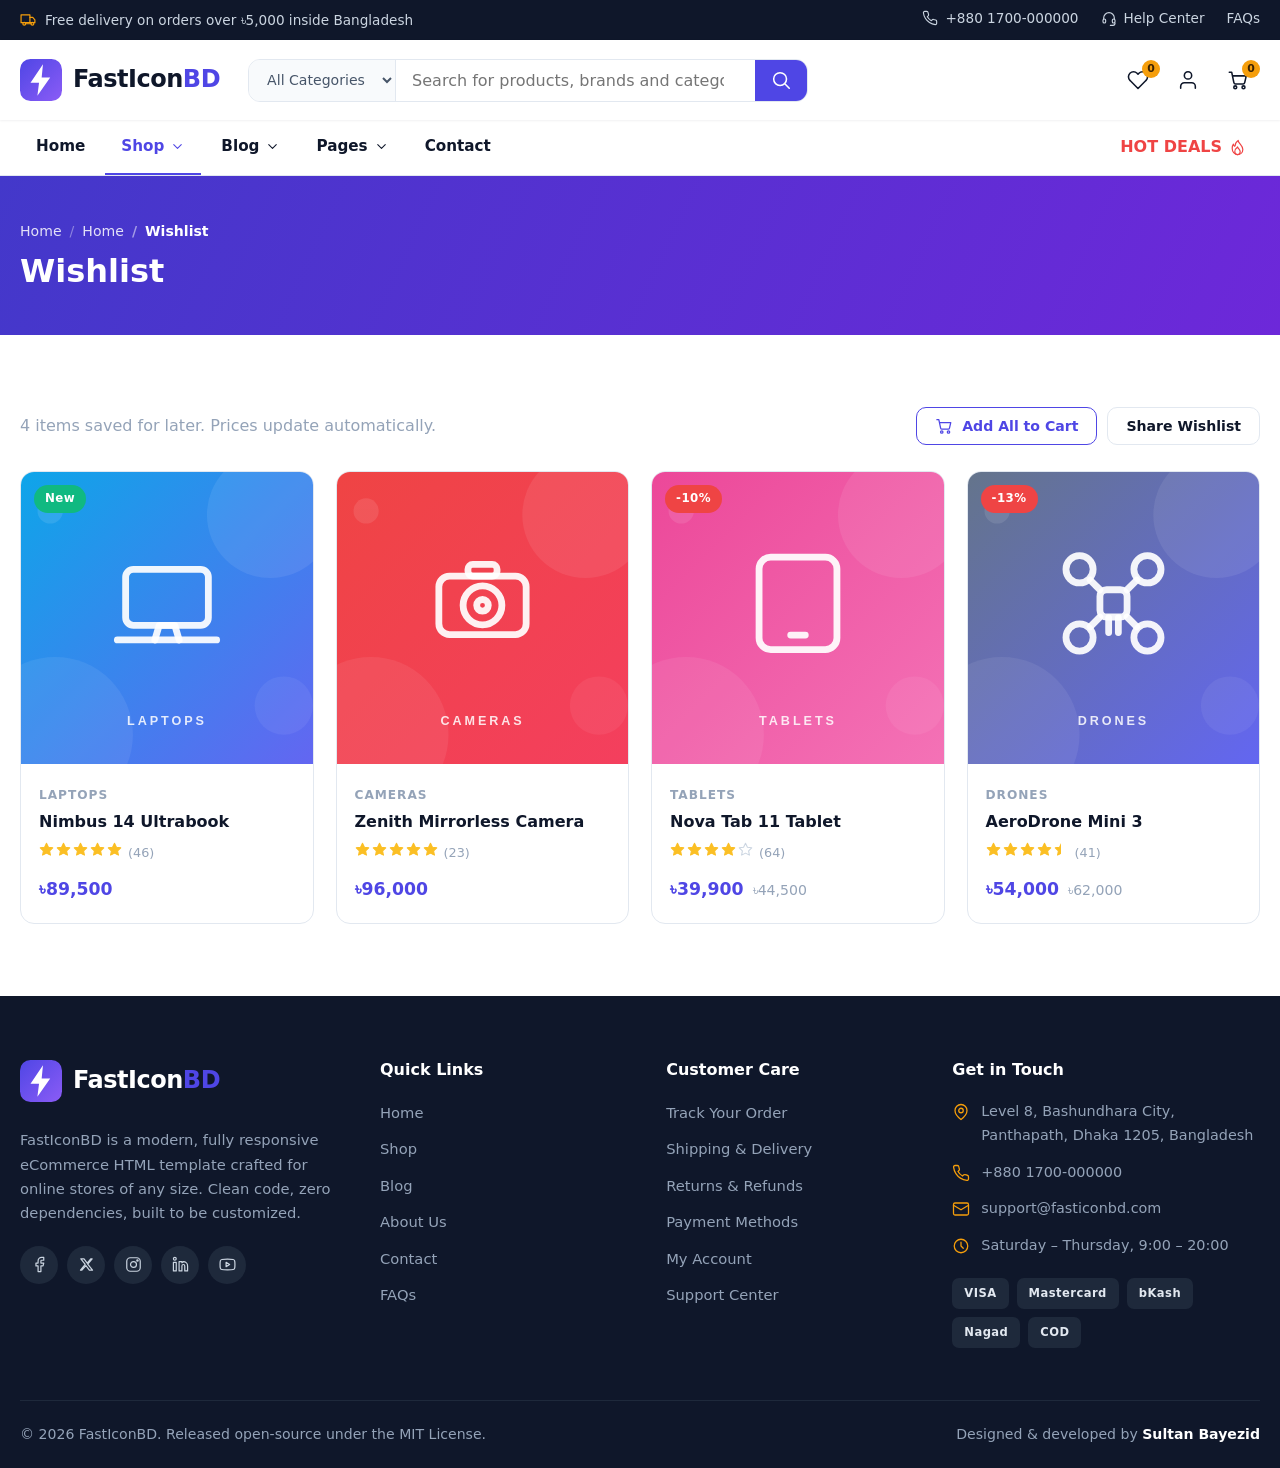
<file: wishlist.html>
<!DOCTYPE html>
<html lang="en">
<head>
<meta charset="UTF-8">
<meta name="viewport" content="width=device-width, initial-scale=1.0">
<title>Wishlist · FastIconBD eCommerce HTML Template</title>
<meta name="description" content="Products you saved for later at FastIconBD.">
<meta name="author" content="Sultan Bayezid">
<meta name="theme-color" content="#4f46e5">
<link rel="icon" type="image/svg+xml" href="assets/favicon.svg">
<link rel="stylesheet" href="assets/css/style.css">
</head>
<body>
<a class="skip-link" href="#main">Skip to content</a>
<div class="topbar">
  <div class="container topbar__inner">
    <p class="topbar__note"><svg class="ic" viewBox="0 0 24 24" fill="none" stroke="currentColor" stroke-width="1.7" stroke-linecap="round" stroke-linejoin="round" aria-hidden="true"><path d="M1.5 5.5h12.5v11H1.5z"/><path d="M14 9h4l3 3.5v4h-7"/><circle cx="6" cy="18" r="2"/><circle cx="17.5" cy="18" r="2"/><path d="M8 18h7.5"/></svg> Free delivery on orders over ৳5,000 inside Bangladesh</p>
    <ul class="topbar__links">
      <li><a href="#footer"><svg class="ic" viewBox="0 0 24 24" fill="none" stroke="currentColor" stroke-width="1.7" stroke-linecap="round" stroke-linejoin="round" aria-hidden="true"><path d="M22 16.9v3a2 2 0 0 1-2.2 2 19.8 19.8 0 0 1-8.6-3.1 19.5 19.5 0 0 1-6-6A19.8 19.8 0 0 1 2.1 4.2 2 2 0 0 1 4.1 2h3a2 2 0 0 1 2 1.7c.1 1 .4 2 .7 2.9a2 2 0 0 1-.5 2.1L8 10a16 16 0 0 0 6 6l1.3-1.3a2 2 0 0 1 2.1-.4c.9.3 1.9.6 2.9.7a2 2 0 0 1 1.7 2z"/></svg> +880 1700-000000</a></li>
      <li><a href="contact.html"><svg class="ic" viewBox="0 0 24 24" fill="none" stroke="currentColor" stroke-width="1.7" stroke-linecap="round" stroke-linejoin="round" aria-hidden="true"><path d="M4 14v-2a8 8 0 0 1 16 0v2"/><rect x="3" y="13.5" width="4" height="6" rx="2"/><rect x="17" y="13.5" width="4" height="6" rx="2"/><path d="M21 19.5v.5a3 3 0 0 1-3 3h-4"/></svg> Help Center</a></li>
      <li><a href="faq.html">FAQs</a></li>
    </ul>
  </div>
</div>
<header class="header" id="header">
  <div class="container header__main">
    <a class="logo" href="index.html" aria-label="FastIconBD home">
<svg class="logo__mark" viewBox="0 0 64 64" aria-hidden="true"><defs><linearGradient id="lg" x1="0" y1="0" x2="1" y2="1"><stop offset="0" stop-color="#4f46e5"/><stop offset="1" stop-color="#8b5cf6"/></linearGradient></defs><rect width="64" height="64" rx="16" fill="url(#lg)"/><path d="M35 8 16 36h13l-2.5 20L46 28H33l2-20z" fill="#fff"/></svg>
<span class="logo__text">FastIcon<em>BD</em></span>
</a>
    <form class="header__search" role="search" action="shop.html" onsubmit="return false">
      <div class="header__search-box">
        <select class="header__search-cat" aria-label="Search category">
          <option>All Categories</option><option>Smartphones</option><option>Laptops</option><option>Audio</option><option>Cameras</option><option>Wearables</option><option>Gaming</option><option>Accessories</option><option>Tablets</option>
        </select>
        <input type="search" placeholder="Search for products, brands and categories…" aria-label="Search products">
        <button type="submit" class="header__search-btn" aria-label="Search"><svg class="ic" viewBox="0 0 24 24" fill="none" stroke="currentColor" stroke-width="1.7" stroke-linecap="round" stroke-linejoin="round" aria-hidden="true"><circle cx="11" cy="11" r="7"/><path d="m21 21-4.3-4.3"/></svg></button>
      </div>
    </form>
    <div class="header__actions">
      <a class="header__icon" href="wishlist.html" aria-label="Wishlist"><svg class="ic" viewBox="0 0 24 24" fill="none" stroke="currentColor" stroke-width="1.7" stroke-linecap="round" stroke-linejoin="round" aria-hidden="true"><path d="M20.8 4.6a5.5 5.5 0 0 0-7.8 0L12 5.7l-1-1.1a5.5 5.5 0 0 0-7.8 7.8l1 1L12 21.2l7.8-7.8 1-1a5.5 5.5 0 0 0 0-7.8z"/></svg><span class="count js-wish-count">0</span></a>
      <a class="header__icon" href="login.html" aria-label="Account"><svg class="ic" viewBox="0 0 24 24" fill="none" stroke="currentColor" stroke-width="1.7" stroke-linecap="round" stroke-linejoin="round" aria-hidden="true"><path d="M20 21v-2a4 4 0 0 0-4-4H8a4 4 0 0 0-4 4v2"/><circle cx="12" cy="7" r="4"/></svg></a>
      <a class="header__icon header__icon--cart" href="cart.html" aria-label="Cart"><svg class="ic" viewBox="0 0 24 24" fill="none" stroke="currentColor" stroke-width="1.7" stroke-linecap="round" stroke-linejoin="round" aria-hidden="true"><circle cx="9" cy="20" r="1.6"/><circle cx="18" cy="20" r="1.6"/><path d="M2.5 3.5h2.6l2.4 11.4a1.8 1.8 0 0 0 1.8 1.4h8.2a1.8 1.8 0 0 0 1.8-1.4L21 7.5H6.2"/></svg><span class="count js-cart-count">0</span></a>
      <button class="header__burger" type="button" aria-label="Open menu" aria-expanded="false"><svg class="ic" viewBox="0 0 24 24" fill="none" stroke="currentColor" stroke-width="1.7" stroke-linecap="round" stroke-linejoin="round" aria-hidden="true"><path d="M3 6h18M3 12h18M3 18h18"/></svg></button>
    </div>
  </div>
</header>
<nav class="nav" aria-label="Primary">
  <div class="container nav__inner">
    <ul class="nav__list">
      <li class="nav__item" data-nav="home"><a href="index.html">Home</a></li>
      <li class="nav__item has-drop" data-nav="shop" data-active><a href="shop.html">Shop <svg class="ic" viewBox="0 0 24 24" fill="none" stroke="currentColor" stroke-width="1.7" stroke-linecap="round" stroke-linejoin="round" aria-hidden="true"><path d="m6 9 6 6 6-6"/></svg></a>
        <ul class="drop">
          <li><a href="shop.html">All Products</a></li>
          <li><a href="shop.html">Smartphones</a></li>
          <li><a href="shop.html">Laptops</a></li>
          <li><a href="shop.html">Audio</a></li>
          <li><a href="shop.html">Cameras</a></li>
          <li><a href="shop.html">Wearables</a></li>
          <li><a href="shop.html">Gaming</a></li>
          <li><a href="shop.html">Accessories</a></li>
        </ul>
      </li>
      <li class="nav__item has-drop" data-nav="blog"><a href="blog.html">Blog <svg class="ic" viewBox="0 0 24 24" fill="none" stroke="currentColor" stroke-width="1.7" stroke-linecap="round" stroke-linejoin="round" aria-hidden="true"><path d="m6 9 6 6 6-6"/></svg></a>
        <ul class="drop">
          <li><a href="blog.html">All Posts</a></li>
          <li><a href="blog-single.html">Post Detail</a></li>
        </ul>
      </li>
      <li class="nav__item has-drop" data-nav="pages"><a href="about.html">Pages <svg class="ic" viewBox="0 0 24 24" fill="none" stroke="currentColor" stroke-width="1.7" stroke-linecap="round" stroke-linejoin="round" aria-hidden="true"><path d="m6 9 6 6 6-6"/></svg></a>
        <ul class="drop">
          <li><a href="about.html">About Us</a></li>
          <li><a href="contact.html">Contact</a></li>
          <li><a href="faq.html">FAQs</a></li>
          <li><a href="wishlist.html">Wishlist</a></li>
          <li><a href="cart.html">Shopping Cart</a></li>
          <li><a href="checkout.html">Checkout</a></li>
          <li><a href="login.html">Login</a></li>
          <li><a href="register.html">Register</a></li>
          <li><a href="404.html">404 Page</a></li>
        </ul>
      </li>
      <li class="nav__item" data-nav="contact"><a href="contact.html">Contact</a></li>
    </ul>
    <a class="nav__deal" href="shop.html">HOT DEALS <svg class="ic" viewBox="0 0 24 24" fill="none" stroke="currentColor" stroke-width="1.7" stroke-linecap="round" stroke-linejoin="round" aria-hidden="true"><path d="M12 22c4.4 0 7.5-3 7.5-7.2 0-3.6-2.4-6-4.2-8.2C13.9 5 13 3.4 13 2c-3 2-4.2 5-4.2 6.8 0 .9-.7 1.4-1.4 1-.7-.5-1.2-1.6-1.2-2.6C4.7 9.3 4.5 11.7 4.5 13 4.5 18 7.6 22 12 22z"/><path d="M12 22c2.2 0 3.8-1.7 3.8-4 0-1.9-1.3-3.3-2.4-4.6-.6-.7-1-1.4-1.3-2.2-1.5 1.1-3.9 3.3-3.9 6.8 0 2.3 1.6 4 3.8 4z"/></svg></a>
  </div>
</nav>
<button type="button" class="nav__backdrop" aria-label="Close menu"></button>
<main id="main">
<div class="page-head">
  <div class="container">
    <nav class="breadcrumb" aria-label="Breadcrumb">
      <ol>
        <li><a href="index.html">Home</a></li><li><a href="index.html">Home</a></li>
        <li aria-current="page">Wishlist</li>
      </ol>
    </nav>
    <h1 class="page-head__title">Wishlist</h1>
  </div>
</div>
<section class="section">
  <div class="container">
    <div class="wishlist-head">
      <p>4 items saved for later. Prices update automatically.</p>
      <div><button type="button" class="btn btn--outline btn--sm"><svg class="ic" viewBox="0 0 24 24" fill="none" stroke="currentColor" stroke-width="1.7" stroke-linecap="round" stroke-linejoin="round" aria-hidden="true"><circle cx="9" cy="20" r="1.6"/><circle cx="18" cy="20" r="1.6"/><path d="M2.5 3.5h2.6l2.4 11.4a1.8 1.8 0 0 0 1.8 1.4h8.2a1.8 1.8 0 0 0 1.8-1.4L21 7.5H6.2"/></svg> Add All to Cart</button><button type="button" class="btn btn--ghost-dark btn--sm">Share Wishlist</button></div>
    </div>
    <div class="products-grid">
      <article class="product-card  reveal">
  <div class="product-card__media">
    <a href="product.html" aria-label="Nimbus 14 Ultrabook"><img src="assets/img/products/product-02.svg" alt="Nimbus 14 Ultrabook" width="600" height="600" loading="lazy"></a>
    <span class="badge badge--soft">New</span>
    <div class="product-card__hover">
      <button type="button" class="icon-btn js-wishlist" aria-label="Add Nimbus 14 Ultrabook to wishlist"><svg class="ic" viewBox="0 0 24 24" fill="none" stroke="currentColor" stroke-width="1.7" stroke-linecap="round" stroke-linejoin="round" aria-hidden="true"><path d="M20.8 4.6a5.5 5.5 0 0 0-7.8 0L12 5.7l-1-1.1a5.5 5.5 0 0 0-7.8 7.8l1 1L12 21.2l7.8-7.8 1-1a5.5 5.5 0 0 0 0-7.8z"/></svg></button>
      <button type="button" class="icon-btn js-quickview" aria-label="Quick view"><svg class="ic" viewBox="0 0 24 24" fill="none" stroke="currentColor" stroke-width="1.7" stroke-linecap="round" stroke-linejoin="round" aria-hidden="true"><path d="M2 12s3.5-7 10-7 10 7 10 7-3.5 7-10 7-10-7-10-7z"/><circle cx="12" cy="12" r="3"/></svg></button>
    </div>
    <button type="button" class="btn btn--primary btn--sm product-card__cart js-add-cart"><svg class="ic" viewBox="0 0 24 24" fill="none" stroke="currentColor" stroke-width="1.7" stroke-linecap="round" stroke-linejoin="round" aria-hidden="true"><circle cx="9" cy="20" r="1.6"/><circle cx="18" cy="20" r="1.6"/><path d="M2.5 3.5h2.6l2.4 11.4a1.8 1.8 0 0 0 1.8 1.4h8.2a1.8 1.8 0 0 0 1.8-1.4L21 7.5H6.2"/></svg> Add to Cart</button>
  </div>
  <div class="product-card__body">
    <span class="product-card__cat">Laptops</span>
    <h3 class="product-card__title"><a href="product.html">Nimbus 14 Ultrabook</a></h3>
    <div class="stars" aria-label="Rated 5.0 out of 5"><span class="star star--full"><svg class="ic" viewBox="0 0 24 24" fill="none" stroke="currentColor" stroke-width="1.7" stroke-linecap="round" stroke-linejoin="round" aria-hidden="true"><path d="m12 2 3.1 6.3 6.9 1-5 4.9 1.2 6.8L12 17.8 5.8 21l1.2-6.8-5-4.9 6.9-1z"/></svg></span><span class="star star--full"><svg class="ic" viewBox="0 0 24 24" fill="none" stroke="currentColor" stroke-width="1.7" stroke-linecap="round" stroke-linejoin="round" aria-hidden="true"><path d="m12 2 3.1 6.3 6.9 1-5 4.9 1.2 6.8L12 17.8 5.8 21l1.2-6.8-5-4.9 6.9-1z"/></svg></span><span class="star star--full"><svg class="ic" viewBox="0 0 24 24" fill="none" stroke="currentColor" stroke-width="1.7" stroke-linecap="round" stroke-linejoin="round" aria-hidden="true"><path d="m12 2 3.1 6.3 6.9 1-5 4.9 1.2 6.8L12 17.8 5.8 21l1.2-6.8-5-4.9 6.9-1z"/></svg></span><span class="star star--full"><svg class="ic" viewBox="0 0 24 24" fill="none" stroke="currentColor" stroke-width="1.7" stroke-linecap="round" stroke-linejoin="round" aria-hidden="true"><path d="m12 2 3.1 6.3 6.9 1-5 4.9 1.2 6.8L12 17.8 5.8 21l1.2-6.8-5-4.9 6.9-1z"/></svg></span><span class="star star--full"><svg class="ic" viewBox="0 0 24 24" fill="none" stroke="currentColor" stroke-width="1.7" stroke-linecap="round" stroke-linejoin="round" aria-hidden="true"><path d="m12 2 3.1 6.3 6.9 1-5 4.9 1.2 6.8L12 17.8 5.8 21l1.2-6.8-5-4.9 6.9-1z"/></svg></span></div><span class="product-card__reviews">(46)</span>
    <div class="product-card__price"><ins>৳89,500</ins></div>
  </div>
</article><article class="product-card  reveal">
  <div class="product-card__media">
    <a href="product.html" aria-label="Zenith Mirrorless Camera"><img src="assets/img/products/product-14.svg" alt="Zenith Mirrorless Camera" width="600" height="600" loading="lazy"></a>
    
    <div class="product-card__hover">
      <button type="button" class="icon-btn js-wishlist" aria-label="Add Zenith Mirrorless Camera to wishlist"><svg class="ic" viewBox="0 0 24 24" fill="none" stroke="currentColor" stroke-width="1.7" stroke-linecap="round" stroke-linejoin="round" aria-hidden="true"><path d="M20.8 4.6a5.5 5.5 0 0 0-7.8 0L12 5.7l-1-1.1a5.5 5.5 0 0 0-7.8 7.8l1 1L12 21.2l7.8-7.8 1-1a5.5 5.5 0 0 0 0-7.8z"/></svg></button>
      <button type="button" class="icon-btn js-quickview" aria-label="Quick view"><svg class="ic" viewBox="0 0 24 24" fill="none" stroke="currentColor" stroke-width="1.7" stroke-linecap="round" stroke-linejoin="round" aria-hidden="true"><path d="M2 12s3.5-7 10-7 10 7 10 7-3.5 7-10 7-10-7-10-7z"/><circle cx="12" cy="12" r="3"/></svg></button>
    </div>
    <button type="button" class="btn btn--primary btn--sm product-card__cart js-add-cart"><svg class="ic" viewBox="0 0 24 24" fill="none" stroke="currentColor" stroke-width="1.7" stroke-linecap="round" stroke-linejoin="round" aria-hidden="true"><circle cx="9" cy="20" r="1.6"/><circle cx="18" cy="20" r="1.6"/><path d="M2.5 3.5h2.6l2.4 11.4a1.8 1.8 0 0 0 1.8 1.4h8.2a1.8 1.8 0 0 0 1.8-1.4L21 7.5H6.2"/></svg> Add to Cart</button>
  </div>
  <div class="product-card__body">
    <span class="product-card__cat">Cameras</span>
    <h3 class="product-card__title"><a href="product.html">Zenith Mirrorless Camera</a></h3>
    <div class="stars" aria-label="Rated 5.0 out of 5"><span class="star star--full"><svg class="ic" viewBox="0 0 24 24" fill="none" stroke="currentColor" stroke-width="1.7" stroke-linecap="round" stroke-linejoin="round" aria-hidden="true"><path d="m12 2 3.1 6.3 6.9 1-5 4.9 1.2 6.8L12 17.8 5.8 21l1.2-6.8-5-4.9 6.9-1z"/></svg></span><span class="star star--full"><svg class="ic" viewBox="0 0 24 24" fill="none" stroke="currentColor" stroke-width="1.7" stroke-linecap="round" stroke-linejoin="round" aria-hidden="true"><path d="m12 2 3.1 6.3 6.9 1-5 4.9 1.2 6.8L12 17.8 5.8 21l1.2-6.8-5-4.9 6.9-1z"/></svg></span><span class="star star--full"><svg class="ic" viewBox="0 0 24 24" fill="none" stroke="currentColor" stroke-width="1.7" stroke-linecap="round" stroke-linejoin="round" aria-hidden="true"><path d="m12 2 3.1 6.3 6.9 1-5 4.9 1.2 6.8L12 17.8 5.8 21l1.2-6.8-5-4.9 6.9-1z"/></svg></span><span class="star star--full"><svg class="ic" viewBox="0 0 24 24" fill="none" stroke="currentColor" stroke-width="1.7" stroke-linecap="round" stroke-linejoin="round" aria-hidden="true"><path d="m12 2 3.1 6.3 6.9 1-5 4.9 1.2 6.8L12 17.8 5.8 21l1.2-6.8-5-4.9 6.9-1z"/></svg></span><span class="star star--full"><svg class="ic" viewBox="0 0 24 24" fill="none" stroke="currentColor" stroke-width="1.7" stroke-linecap="round" stroke-linejoin="round" aria-hidden="true"><path d="m12 2 3.1 6.3 6.9 1-5 4.9 1.2 6.8L12 17.8 5.8 21l1.2-6.8-5-4.9 6.9-1z"/></svg></span></div><span class="product-card__reviews">(23)</span>
    <div class="product-card__price"><ins>৳96,000</ins></div>
  </div>
</article><article class="product-card  reveal">
  <div class="product-card__media">
    <a href="product.html" aria-label="Nova Tab 11 Tablet"><img src="assets/img/products/product-09.svg" alt="Nova Tab 11 Tablet" width="600" height="600" loading="lazy"></a>
    <span class="badge badge--sale">-10%</span>
    <div class="product-card__hover">
      <button type="button" class="icon-btn js-wishlist" aria-label="Add Nova Tab 11 Tablet to wishlist"><svg class="ic" viewBox="0 0 24 24" fill="none" stroke="currentColor" stroke-width="1.7" stroke-linecap="round" stroke-linejoin="round" aria-hidden="true"><path d="M20.8 4.6a5.5 5.5 0 0 0-7.8 0L12 5.7l-1-1.1a5.5 5.5 0 0 0-7.8 7.8l1 1L12 21.2l7.8-7.8 1-1a5.5 5.5 0 0 0 0-7.8z"/></svg></button>
      <button type="button" class="icon-btn js-quickview" aria-label="Quick view"><svg class="ic" viewBox="0 0 24 24" fill="none" stroke="currentColor" stroke-width="1.7" stroke-linecap="round" stroke-linejoin="round" aria-hidden="true"><path d="M2 12s3.5-7 10-7 10 7 10 7-3.5 7-10 7-10-7-10-7z"/><circle cx="12" cy="12" r="3"/></svg></button>
    </div>
    <button type="button" class="btn btn--primary btn--sm product-card__cart js-add-cart"><svg class="ic" viewBox="0 0 24 24" fill="none" stroke="currentColor" stroke-width="1.7" stroke-linecap="round" stroke-linejoin="round" aria-hidden="true"><circle cx="9" cy="20" r="1.6"/><circle cx="18" cy="20" r="1.6"/><path d="M2.5 3.5h2.6l2.4 11.4a1.8 1.8 0 0 0 1.8 1.4h8.2a1.8 1.8 0 0 0 1.8-1.4L21 7.5H6.2"/></svg> Add to Cart</button>
  </div>
  <div class="product-card__body">
    <span class="product-card__cat">Tablets</span>
    <h3 class="product-card__title"><a href="product.html">Nova Tab 11 Tablet</a></h3>
    <div class="stars" aria-label="Rated 4.0 out of 5"><span class="star star--full"><svg class="ic" viewBox="0 0 24 24" fill="none" stroke="currentColor" stroke-width="1.7" stroke-linecap="round" stroke-linejoin="round" aria-hidden="true"><path d="m12 2 3.1 6.3 6.9 1-5 4.9 1.2 6.8L12 17.8 5.8 21l1.2-6.8-5-4.9 6.9-1z"/></svg></span><span class="star star--full"><svg class="ic" viewBox="0 0 24 24" fill="none" stroke="currentColor" stroke-width="1.7" stroke-linecap="round" stroke-linejoin="round" aria-hidden="true"><path d="m12 2 3.1 6.3 6.9 1-5 4.9 1.2 6.8L12 17.8 5.8 21l1.2-6.8-5-4.9 6.9-1z"/></svg></span><span class="star star--full"><svg class="ic" viewBox="0 0 24 24" fill="none" stroke="currentColor" stroke-width="1.7" stroke-linecap="round" stroke-linejoin="round" aria-hidden="true"><path d="m12 2 3.1 6.3 6.9 1-5 4.9 1.2 6.8L12 17.8 5.8 21l1.2-6.8-5-4.9 6.9-1z"/></svg></span><span class="star star--full"><svg class="ic" viewBox="0 0 24 24" fill="none" stroke="currentColor" stroke-width="1.7" stroke-linecap="round" stroke-linejoin="round" aria-hidden="true"><path d="m12 2 3.1 6.3 6.9 1-5 4.9 1.2 6.8L12 17.8 5.8 21l1.2-6.8-5-4.9 6.9-1z"/></svg></span><span class="star"><svg class="ic" viewBox="0 0 24 24" fill="none" stroke="currentColor" stroke-width="1.7" stroke-linecap="round" stroke-linejoin="round" aria-hidden="true"><path d="m12 2 3.1 6.3 6.9 1-5 4.9 1.2 6.8L12 17.8 5.8 21l1.2-6.8-5-4.9 6.9-1z"/></svg></span></div><span class="product-card__reviews">(64)</span>
    <div class="product-card__price"><ins>৳39,900</ins><del>৳44,500</del></div>
  </div>
</article><article class="product-card  reveal">
  <div class="product-card__media">
    <a href="product.html" aria-label="AeroDrone Mini 3"><img src="assets/img/products/product-15.svg" alt="AeroDrone Mini 3" width="600" height="600" loading="lazy"></a>
    <span class="badge badge--sale">-13%</span>
    <div class="product-card__hover">
      <button type="button" class="icon-btn js-wishlist" aria-label="Add AeroDrone Mini 3 to wishlist"><svg class="ic" viewBox="0 0 24 24" fill="none" stroke="currentColor" stroke-width="1.7" stroke-linecap="round" stroke-linejoin="round" aria-hidden="true"><path d="M20.8 4.6a5.5 5.5 0 0 0-7.8 0L12 5.7l-1-1.1a5.5 5.5 0 0 0-7.8 7.8l1 1L12 21.2l7.8-7.8 1-1a5.5 5.5 0 0 0 0-7.8z"/></svg></button>
      <button type="button" class="icon-btn js-quickview" aria-label="Quick view"><svg class="ic" viewBox="0 0 24 24" fill="none" stroke="currentColor" stroke-width="1.7" stroke-linecap="round" stroke-linejoin="round" aria-hidden="true"><path d="M2 12s3.5-7 10-7 10 7 10 7-3.5 7-10 7-10-7-10-7z"/><circle cx="12" cy="12" r="3"/></svg></button>
    </div>
    <button type="button" class="btn btn--primary btn--sm product-card__cart js-add-cart"><svg class="ic" viewBox="0 0 24 24" fill="none" stroke="currentColor" stroke-width="1.7" stroke-linecap="round" stroke-linejoin="round" aria-hidden="true"><circle cx="9" cy="20" r="1.6"/><circle cx="18" cy="20" r="1.6"/><path d="M2.5 3.5h2.6l2.4 11.4a1.8 1.8 0 0 0 1.8 1.4h8.2a1.8 1.8 0 0 0 1.8-1.4L21 7.5H6.2"/></svg> Add to Cart</button>
  </div>
  <div class="product-card__body">
    <span class="product-card__cat">Drones</span>
    <h3 class="product-card__title"><a href="product.html">AeroDrone Mini 3</a></h3>
    <div class="stars" aria-label="Rated 4.5 out of 5"><span class="star star--full"><svg class="ic" viewBox="0 0 24 24" fill="none" stroke="currentColor" stroke-width="1.7" stroke-linecap="round" stroke-linejoin="round" aria-hidden="true"><path d="m12 2 3.1 6.3 6.9 1-5 4.9 1.2 6.8L12 17.8 5.8 21l1.2-6.8-5-4.9 6.9-1z"/></svg></span><span class="star star--full"><svg class="ic" viewBox="0 0 24 24" fill="none" stroke="currentColor" stroke-width="1.7" stroke-linecap="round" stroke-linejoin="round" aria-hidden="true"><path d="m12 2 3.1 6.3 6.9 1-5 4.9 1.2 6.8L12 17.8 5.8 21l1.2-6.8-5-4.9 6.9-1z"/></svg></span><span class="star star--full"><svg class="ic" viewBox="0 0 24 24" fill="none" stroke="currentColor" stroke-width="1.7" stroke-linecap="round" stroke-linejoin="round" aria-hidden="true"><path d="m12 2 3.1 6.3 6.9 1-5 4.9 1.2 6.8L12 17.8 5.8 21l1.2-6.8-5-4.9 6.9-1z"/></svg></span><span class="star star--full"><svg class="ic" viewBox="0 0 24 24" fill="none" stroke="currentColor" stroke-width="1.7" stroke-linecap="round" stroke-linejoin="round" aria-hidden="true"><path d="m12 2 3.1 6.3 6.9 1-5 4.9 1.2 6.8L12 17.8 5.8 21l1.2-6.8-5-4.9 6.9-1z"/></svg></span><span class="star star--half"><svg class="ic" viewBox="0 0 24 24" fill="none" stroke="currentColor" stroke-width="1.7" stroke-linecap="round" stroke-linejoin="round" aria-hidden="true"><path d="m12 2 3.1 6.3 6.9 1-5 4.9 1.2 6.8L12 17.8 5.8 21l1.2-6.8-5-4.9 6.9-1z"/></svg></span></div><span class="product-card__reviews">(41)</span>
    <div class="product-card__price"><ins>৳54,000</ins><del>৳62,000</del></div>
  </div>
</article>
    </div>
  </div>
</section>
</main>
<footer class="footer" id="footer">
  <div class="container">
    <div class="footer__grid">
      <div class="footer__col footer__about">
        <a class="logo" href="index.html" aria-label="FastIconBD home">
<svg class="logo__mark" viewBox="0 0 64 64" aria-hidden="true"><defs><linearGradient id="lg" x1="0" y1="0" x2="1" y2="1"><stop offset="0" stop-color="#4f46e5"/><stop offset="1" stop-color="#8b5cf6"/></linearGradient></defs><rect width="64" height="64" rx="16" fill="url(#lg)"/><path d="M35 8 16 36h13l-2.5 20L46 28H33l2-20z" fill="#fff"/></svg>
<span class="logo__text">FastIcon<em>BD</em></span>
</a>
        <p>FastIconBD is a modern, fully responsive eCommerce HTML template crafted for online stores of any size. Clean code, zero dependencies, built to be customized.</p>
        <div class="social">
          <a href="#" aria-label="Facebook"><svg class="ic" viewBox="0 0 24 24" fill="none" stroke="currentColor" stroke-width="1.7" stroke-linecap="round" stroke-linejoin="round" aria-hidden="true"><path d="M18 2h-3a5 5 0 0 0-5 5v3H7v4h3v8h4v-8h3l1-4h-4V7a1 1 0 0 1 1-1h3z"/></svg></a>
          <a href="#" aria-label="Twitter / X"><svg class="ic" viewBox="0 0 24 24" fill="none" stroke="currentColor" stroke-width="1.7" stroke-linecap="round" stroke-linejoin="round" aria-hidden="true"><path d="M4 4h4.5l4.5 6L18 4h2l-6.3 7.6L20.5 20H16l-4.8-6.4L5.5 20h-2l6.7-8.1z"/></svg></a>
          <a href="#" aria-label="Instagram"><svg class="ic" viewBox="0 0 24 24" fill="none" stroke="currentColor" stroke-width="1.7" stroke-linecap="round" stroke-linejoin="round" aria-hidden="true"><rect x="2.5" y="2.5" width="19" height="19" rx="5"/><circle cx="12" cy="12" r="4.2"/><circle cx="17.6" cy="6.4" r="1"/></svg></a>
          <a href="#" aria-label="LinkedIn"><svg class="ic" viewBox="0 0 24 24" fill="none" stroke="currentColor" stroke-width="1.7" stroke-linecap="round" stroke-linejoin="round" aria-hidden="true"><path d="M16 8a6 6 0 0 1 6 6v7h-4v-7a2 2 0 0 0-4 0v7h-4V8h4v1.5A6 6 0 0 1 16 8z"/><rect x="2" y="9" width="4" height="12"/><circle cx="4" cy="4" r="2"/></svg></a>
          <a href="#" aria-label="YouTube"><svg class="ic" viewBox="0 0 24 24" fill="none" stroke="currentColor" stroke-width="1.7" stroke-linecap="round" stroke-linejoin="round" aria-hidden="true"><path d="M22.5 12s0-3.4-.4-5a2.8 2.8 0 0 0-2-2C18.4 4.5 12 4.5 12 4.5s-6.4 0-8.1.5a2.8 2.8 0 0 0-2 2c-.4 1.6-.4 5-.4 5s0 3.4.4 5a2.8 2.8 0 0 0 2 2c1.7.5 8.1.5 8.1.5s6.4 0 8.1-.5a2.8 2.8 0 0 0 2-2c.4-1.6.4-5 .4-5z"/><path d="m10 9 5 3-5 3z"/></svg></a>
        </div>
      </div>
      <div class="footer__col">
        <h4 class="footer__title">Quick Links</h4>
        <ul class="footer__links">
          <li><a href="index.html">Home</a></li>
          <li><a href="shop.html">Shop</a></li>
          <li><a href="blog.html">Blog</a></li>
          <li><a href="about.html">About Us</a></li>
          <li><a href="contact.html">Contact</a></li>
          <li><a href="faq.html">FAQs</a></li>
        </ul>
      </div>
      <div class="footer__col">
        <h4 class="footer__title">Customer Care</h4>
        <ul class="footer__links">
          <li><a href="faq.html">Track Your Order</a></li>
          <li><a href="faq.html">Shipping &amp; Delivery</a></li>
          <li><a href="faq.html">Returns &amp; Refunds</a></li>
          <li><a href="faq.html">Payment Methods</a></li>
          <li><a href="login.html">My Account</a></li>
          <li><a href="contact.html">Support Center</a></li>
        </ul>
      </div>
      <div class="footer__col">
        <h4 class="footer__title">Get in Touch</h4>
        <ul class="footer__contact">
          <li><svg class="ic" viewBox="0 0 24 24" fill="none" stroke="currentColor" stroke-width="1.7" stroke-linecap="round" stroke-linejoin="round" aria-hidden="true"><path d="M20 10c0 6-8 12-8 12s-8-6-8-12a8 8 0 0 1 16 0z"/><circle cx="12" cy="10" r="3"/></svg> <span>Level 8, Bashundhara City, Panthapath, Dhaka 1205, Bangladesh</span></li>
          <li><svg class="ic" viewBox="0 0 24 24" fill="none" stroke="currentColor" stroke-width="1.7" stroke-linecap="round" stroke-linejoin="round" aria-hidden="true"><path d="M22 16.9v3a2 2 0 0 1-2.2 2 19.8 19.8 0 0 1-8.6-3.1 19.5 19.5 0 0 1-6-6A19.8 19.8 0 0 1 2.1 4.2 2 2 0 0 1 4.1 2h3a2 2 0 0 1 2 1.7c.1 1 .4 2 .7 2.9a2 2 0 0 1-.5 2.1L8 10a16 16 0 0 0 6 6l1.3-1.3a2 2 0 0 1 2.1-.4c.9.3 1.9.6 2.9.7a2 2 0 0 1 1.7 2z"/></svg> <span>+880 1700-000000</span></li>
          <li><svg class="ic" viewBox="0 0 24 24" fill="none" stroke="currentColor" stroke-width="1.7" stroke-linecap="round" stroke-linejoin="round" aria-hidden="true"><rect x="2" y="4" width="20" height="16" rx="2"/><path d="m22 7-10 6L2 7"/></svg> <span>support@fasticonbd.com</span></li>
          <li><svg class="ic" viewBox="0 0 24 24" fill="none" stroke="currentColor" stroke-width="1.7" stroke-linecap="round" stroke-linejoin="round" aria-hidden="true"><circle cx="12" cy="12" r="9"/><path d="M12 7v5l3 3"/></svg> <span>Saturday – Thursday, 9:00 – 20:00</span></li>
        </ul>
        <div class="payments" aria-label="Accepted payment methods">
          <span class="pay-chip">VISA</span><span class="pay-chip">Mastercard</span><span class="pay-chip">bKash</span><span class="pay-chip">Nagad</span><span class="pay-chip">COD</span>
        </div>
      </div>
    </div>
    <div class="footer__bottom">
      <p>© 2026 FastIconBD. Released open-source under the MIT License.</p>
      <p class="footer__credit">Designed &amp; developed by <a href="https://lastlineweb.com" rel="noopener">Sultan Bayezid</a></p>
    </div>
  </div>
</footer>
<button type="button" class="back-to-top" aria-label="Back to top"><svg class="ic" viewBox="0 0 24 24" fill="none" stroke="currentColor" stroke-width="1.7" stroke-linecap="round" stroke-linejoin="round" aria-hidden="true"><path d="m6 9 6 6 6-6"/></svg></button>
<div class="toast-region" aria-live="polite"></div>
<script src="assets/js/main.js"></script>
</body>
</html>
</file>
<file: assets/css/style.css>
/* ============================================================
   FastIconBD — eCommerce HTML Template
   Author: Sultan Bayezid (https://lastlineweb.com)
   License: MIT
   ============================================================ */

/* ---------- design tokens ---------- */
:root {
  --primary: #4f46e5;
  --primary-600: #4338ca;
  --primary-50: #eef2ff;
  --accent: #f59e0b;
  --dark: #0f172a;
  --body: #475569;
  --muted: #94a3b8;
  --line: #e2e8f0;
  --bg: #f8fafc;
  --white: #fff;
  --success: #10b981;
  --danger: #ef4444;
  --star: #fbbf24;
  --radius: 14px;
  --radius-sm: 10px;
  --shadow-sm: 0 1px 2px rgba(15, 23, 42, .06);
  --shadow: 0 6px 20px rgba(15, 23, 42, .08);
  --shadow-lg: 0 16px 40px rgba(15, 23, 42, .14);
  --font: "Segoe UI", system-ui, -apple-system, "Helvetica Neue", Arial, "Noto Sans", sans-serif;
}

/* ---------- reset & base ---------- */
*, *::before, *::after { box-sizing: border-box; }
html { scroll-behavior: smooth; -webkit-text-size-adjust: 100%; }
body {
  margin: 0;
  font-family: var(--font);
  font-size: 16px;
  line-height: 1.65;
  color: var(--body);
  background: var(--white);
}
img { max-width: 100%; height: auto; display: block; }
a { color: var(--primary); text-decoration: none; transition: color .2s; }
a:hover { color: var(--primary-600); }
h1, h2, h3, h4 { color: var(--dark); line-height: 1.25; margin: 0 0 .5em; font-weight: 700; }
h1 { font-size: 2.1rem; }
h2 { font-size: 1.75rem; }
h3 { font-size: 1.15rem; }
p { margin: 0 0 1em; }
ul, ol { margin: 0; padding: 0; list-style: none; }
button { font-family: inherit; cursor: pointer; }
input, select, textarea { font-family: inherit; font-size: 1rem; color: var(--dark); }
ins, del { text-decoration: none; }
::selection { background: var(--primary); color: #fff; }
:focus-visible { outline: 2px solid var(--primary); outline-offset: 2px; }

.sr-only {
  position: absolute; width: 1px; height: 1px; padding: 0; margin: -1px;
  overflow: hidden; clip: rect(0 0 0 0); white-space: nowrap; border: 0;
}
.skip-link {
  position: absolute; left: 12px; top: -60px; z-index: 300;
  background: var(--primary); color: #fff; padding: 10px 18px;
  border-radius: 0 0 10px 10px; font-weight: 600; transition: top .2s;
}
.skip-link:focus { top: 0; color: #fff; }

.container { width: min(100% - 40px, 1240px); margin-inline: auto; }
.section { padding: 72px 0; }
.section--tight { padding-top: 36px; padding-bottom: 36px; }
.section--alt { background: var(--bg); }
.center { text-align: center; margin-top: 36px; }

.ic { width: 22px; height: 22px; flex: 0 0 auto; }

/* ---------- section heads ---------- */
.section-head { text-align: center; max-width: 640px; margin: 0 auto 44px; }
.section-head h2 { margin-bottom: 8px; }
.section-head p { margin: 0; color: var(--body); }
.eyebrow {
  display: inline-block; font-size: .78rem; font-weight: 700;
  letter-spacing: .14em; text-transform: uppercase; color: var(--primary);
  background: var(--primary-50); padding: 6px 14px; border-radius: 999px;
  margin-bottom: 14px;
}

/* ---------- buttons ---------- */
.btn {
  display: inline-flex; align-items: center; justify-content: center; gap: 9px;
  padding: 12px 26px; border-radius: var(--radius-sm); border: 1.5px solid transparent;
  font-weight: 600; font-size: .95rem; line-height: 1.2; white-space: nowrap;
  transition: transform .15s, box-shadow .2s, background .2s, color .2s, border-color .2s;
}
.btn .ic { width: 18px; height: 18px; }
.btn:active { transform: translateY(1px); }
.btn--primary { background: var(--primary); color: #fff; }
.btn--primary:hover { background: var(--primary-600); color: #fff; box-shadow: 0 8px 20px rgba(79, 70, 229, .35); }
.btn--accent { background: var(--accent); color: #3b2200; }
.btn--accent:hover { background: #d97706; color: #1f1300; box-shadow: 0 8px 20px rgba(245, 158, 11, .4); }
.btn--dark { background: var(--dark); color: #fff; }
.btn--dark:hover { background: #1e293b; color: #fff; }
.btn--light { background: #fff; color: var(--primary-600); }
.btn--light:hover { background: #eef2ff; color: var(--primary-600); box-shadow: var(--shadow); }
.btn--outline { background: transparent; border-color: var(--primary); color: var(--primary); }
.btn--outline:hover { background: var(--primary); color: #fff; }
.btn--ghost { background: transparent; border-color: rgba(255,255,255,.65); color: #fff; }
.btn--ghost:hover { background: rgba(255,255,255,.14); color: #fff; }
.btn--ghost-dark { background: transparent; border-color: var(--line); color: var(--dark); }
.btn--ghost-dark:hover { border-color: var(--dark); color: var(--dark); }
.btn--sm { padding: 9px 18px; font-size: .88rem; }
.btn--lg { padding: 15px 32px; font-size: 1rem; }
.btn--block { width: 100%; }
.link-more { font-weight: 600; display: inline-flex; align-items: center; gap: 6px; }
.link-more .ic { width: 16px; height: 16px; transition: transform .2s; }
.link-more:hover .ic { transform: translateX(3px); }

.badge {
  display: inline-block; padding: 4px 11px; border-radius: 999px;
  font-size: .74rem; font-weight: 700; letter-spacing: .04em;
}
.badge--sale { background: var(--danger); color: #fff; }
.badge--soft { background: #10b981; color: #fff; }

.icon-btn {
  display: inline-flex; align-items: center; justify-content: center;
  width: 40px; height: 40px; border-radius: 50%;
  background: #fff; border: 1px solid var(--line); color: var(--dark);
  transition: all .2s;
}
.icon-btn:hover { background: var(--primary); border-color: var(--primary); color: #fff; }
.icon-btn--lg { width: 54px; height: 54px; }

/* ---------- topbar ---------- */
.topbar { background: var(--dark); color: #cbd5e1; font-size: .85rem; }
.topbar__inner { display: flex; align-items: center; justify-content: space-between; gap: 16px; min-height: 40px; flex-wrap: wrap; padding: 4px 0; }
.topbar__note { margin: 0; display: flex; align-items: center; gap: 8px; }
.topbar__note .ic { width: 17px; height: 17px; color: var(--accent); }
.topbar__links { display: flex; gap: 22px; }
.topbar__links a { color: #cbd5e1; display: inline-flex; align-items: center; gap: 7px; }
.topbar__links a:hover { color: #fff; }
.topbar__links .ic { width: 16px; height: 16px; }

/* ---------- header ---------- */
.header { background: #fff; position: sticky; top: 0; z-index: 120; box-shadow: var(--shadow-sm); transition: box-shadow .25s; }
.header.is-stuck { box-shadow: var(--shadow); }
.header__main { display: flex; align-items: center; gap: 28px; padding: 18px 0; }
.logo { display: inline-flex; align-items: center; gap: 11px; }
.logo__mark { width: 42px; height: 42px; }
.logo__text { font-size: 1.5rem; font-weight: 800; color: var(--dark); letter-spacing: -.02em; }
.logo__text em { font-style: normal; color: var(--primary); }
.header__search { flex: 1; max-width: 560px; }
.header__search-box { display: flex; border: 1.5px solid var(--line); border-radius: 12px; overflow: hidden; transition: border-color .2s, box-shadow .2s; }
.header__search-box:focus-within { border-color: var(--primary); box-shadow: 0 0 0 4px rgba(79, 70, 229, .12); }
.header__search-cat { border: 0; border-right: 1px solid var(--line); background: var(--bg); padding: 0 14px; max-width: 150px; font-size: .88rem; color: var(--body); }
.header__search-box input { flex: 1; border: 0; padding: 11px 16px; min-width: 0; outline: none; background: transparent; }
.header__search-btn { border: 0; background: var(--primary); color: #fff; width: 52px; display: grid; place-items: center; }
.header__search-btn:hover { background: var(--primary-600); }
.header__actions { display: flex; align-items: center; gap: 6px; margin-left: auto; }
.header__icon {
  position: relative; display: inline-flex; align-items: center; justify-content: center;
  width: 44px; height: 44px; border-radius: 50%; color: var(--dark);
}
.header__icon:hover { background: var(--primary-50); color: var(--primary); }
.header__icon .count {
  position: absolute; top: 2px; right: 0; min-width: 18px; height: 18px;
  background: var(--accent); color: #3b2200; font-size: .68rem; font-weight: 700;
  border-radius: 999px; display: grid; place-items: center; padding: 0 4px;
}
.header__burger { display: none; background: none; border: 0; color: var(--dark); padding: 8px; }
.header__burger .ic { width: 26px; height: 26px; }

/* ---------- nav ---------- */
.nav { background: #fff; border-bottom: 1px solid var(--line); position: relative; z-index: 110; }
.nav__inner { display: flex; align-items: center; justify-content: space-between; }
.nav__list { display: flex; gap: 4px; }
.nav__item { position: relative; }
.nav__item > a {
  display: inline-flex; align-items: center; gap: 6px;
  padding: 14px 16px; font-weight: 600; color: var(--dark); font-size: .95rem;
  border-bottom: 2.5px solid transparent;
}
.nav__item > a .ic { width: 15px; height: 15px; transition: transform .2s; }
.nav__item > a:hover, .nav__item[data-active] > a { color: var(--primary); border-bottom-color: var(--primary); }
.nav__item.has-drop:hover > a .ic, .nav__item.has-drop.is-open > a .ic { transform: rotate(180deg); }
.drop {
  position: absolute; top: 100%; left: 0; min-width: 215px; background: #fff;
  border: 1px solid var(--line); border-radius: 12px; box-shadow: var(--shadow-lg);
  padding: 8px; opacity: 0; visibility: hidden; transform: translateY(10px);
  transition: all .22s;
}
.nav__item.has-drop:hover > .drop,
.nav__item.has-drop:focus-within > .drop,
.nav__item.has-drop.is-open > .drop { opacity: 1; visibility: visible; transform: translateY(0); }
.drop a { display: block; padding: 9px 14px; border-radius: 8px; color: var(--body); font-weight: 500; font-size: .92rem; }
.drop a:hover { background: var(--primary-50); color: var(--primary); }
.nav__deal {
  display: inline-flex; align-items: center; gap: 7px; font-weight: 700;
  color: var(--danger); padding: 8px 14px;
}
.nav__deal .ic { width: 17px; height: 17px; }
.nav__backdrop { display: none; }

/* ---------- hero ---------- */
.hero { position: relative; overflow: hidden; }
.hero__track { position: relative; }
.hero__slide { display: none; min-height: 520px; }
.hero__slide.is-active { display: block; }
.hero__slide--1 { background: linear-gradient(115deg, #312e81 0%, #4f46e5 55%, #6d28d9 100%); }
.hero__slide--2 { background: linear-gradient(115deg, #b45309 0%, #f59e0b 55%, #ef4444 100%); }
.hero__slide--3 { background: linear-gradient(115deg, #0369a1 0%, #0ea5e9 55%, #6366f1 100%); }
.hero__inner { display: grid; grid-template-columns: 1.05fr .95fr; align-items: center; gap: 30px; min-height: 520px; padding-top: 40px; padding-bottom: 40px; }
.hero__copy { color: #fff; max-width: 560px; }
.hero__tag {
  display: inline-block; background: rgba(255,255,255,.16); backdrop-filter: blur(4px);
  padding: 7px 16px; border-radius: 999px; font-size: .8rem; font-weight: 700;
  letter-spacing: .1em; text-transform: uppercase; margin-bottom: 18px;
}
.hero__copy h2 { color: #fff; font-size: clamp(1.9rem, 4vw, 3.1rem); letter-spacing: -.02em; margin-bottom: 14px; }
.hero__copy p { color: rgba(255,255,255,.88); font-size: 1.05rem; margin-bottom: 26px; }
.hero__cta { display: flex; gap: 14px; flex-wrap: wrap; }
.hero__art img { max-height: 440px; margin-inline: auto; width: auto; }
.hero__dots { position: absolute; left: 50%; transform: translateX(-50%); bottom: 18px; display: flex; gap: 9px; }
.hero__dot { width: 10px; height: 10px; border-radius: 999px; border: 0; background: rgba(255,255,255,.45); transition: all .25s; }
.hero__dot.is-active { background: #fff; width: 28px; }
.hero__arrow {
  position: absolute; top: 50%; transform: translateY(-50%);
  width: 46px; height: 46px; border-radius: 50%; border: 0;
  background: rgba(255,255,255,.92); color: var(--dark); display: grid; place-items: center;
  box-shadow: var(--shadow); transition: all .2s;
}
.hero__arrow:hover { background: #fff; width: 50px; height: 50px; }
.hero__arrow--prev { left: 22px; }
.hero__arrow--next { right: 22px; }

/* ---------- features strip ---------- */
.features { background: #fff; margin-top: -1px; border-bottom: 1px solid var(--line); }
.features__grid { display: grid; grid-template-columns: repeat(4, 1fr); gap: 18px; padding: 26px 0; }
.feature { display: flex; align-items: center; gap: 15px; padding: 14px 6px; }
.feature__icon {
  flex: 0 0 auto; width: 56px; height: 56px; border-radius: 16px;
  background: var(--primary-50); color: var(--primary);
  display: grid; place-items: center;
}
.feature__icon .ic { width: 26px; height: 26px; }
.feature h3 { font-size: .98rem; margin: 0 0 2px; }
.feature p { margin: 0; font-size: .86rem; color: var(--muted); }

/* ---------- categories ---------- */
.cat-grid { display: grid; grid-template-columns: repeat(6, 1fr); gap: 18px; }
.cat-card {
  background: #fff; border: 1px solid var(--line); border-radius: var(--radius);
  padding: 26px 16px; text-align: center; transition: all .25s;
}
.cat-card:hover { border-color: var(--primary); box-shadow: var(--shadow); transform: translateY(-4px); color: var(--primary); }
.cat-card__icon {
  width: 62px; height: 62px; margin: 0 auto 14px; border-radius: 18px;
  background: var(--primary-50); color: var(--primary); display: grid; place-items: center;
  transition: all .25s;
}
.cat-card:hover .cat-card__icon { background: var(--primary); color: #fff; }
.cat-card__icon .ic { width: 28px; height: 28px; }
.cat-card h3 { font-size: 1rem; margin-bottom: 2px; }
.cat-card span { font-size: .82rem; color: var(--muted); }

/* ---------- product cards ---------- */
.products-grid { display: grid; grid-template-columns: repeat(4, 1fr); gap: 22px; }
.products-grid--shop { grid-template-columns: repeat(3, 1fr); }
.product-card {
  background: #fff; border: 1px solid var(--line); border-radius: var(--radius);
  overflow: hidden; transition: all .25s; position: relative;
}
.product-card:hover { border-color: transparent; box-shadow: var(--shadow-lg); transform: translateY(-4px); }
.product-card__media { position: relative; overflow: hidden; background: var(--bg); }
.product-card__media img { width: 100%; aspect-ratio: 1; object-fit: cover; transition: transform .5s; }
.product-card:hover .product-card__media img { transform: scale(1.05); }
.product-card__media .badge { position: absolute; top: 13px; left: 13px; z-index: 2; }
.product-card__hover {
  position: absolute; top: 13px; right: 13px; display: flex; flex-direction: column; gap: 8px;
  opacity: 0; transform: translateX(8px); transition: all .25s; z-index: 2;
}
.product-card:hover .product-card__hover { opacity: 1; transform: none; }
.product-card__hover .icon-btn { box-shadow: var(--shadow); }
.js-wishlist.is-active { background: var(--danger); border-color: var(--danger); color: #fff; }
.product-card__cart {
  position: absolute; left: 0; right: 0; bottom: 0; border-radius: 0;
  transform: translateY(100%); transition: transform .25s;
}
.product-card:hover .product-card__cart { transform: none; }
.product-card__body { padding: 17px 18px 20px; }
.product-card__cat { font-size: .76rem; font-weight: 600; letter-spacing: .08em; text-transform: uppercase; color: var(--muted); }
.product-card__title { font-size: 1rem; margin: 5px 0 7px; }
.product-card__title a { color: var(--dark); }
.product-card__title a:hover { color: var(--primary); }
.product-card__reviews { font-size: .8rem; color: var(--muted); margin-left: 6px; }
.product-card__price { margin-top: 9px; font-size: 1.08rem; display: flex; align-items: baseline; gap: 9px; }
.product-card__price ins { font-weight: 800; color: var(--primary); }
.product-card__price del { color: var(--muted); font-size: .88rem; }
@media (hover: none) {
  .product-card__hover { opacity: 1; transform: none; }
  .product-card__cart { transform: none; position: static; border-radius: 0 0 var(--radius) var(--radius) }
}

/* stars */
.stars { display: inline-flex; gap: 2px; }
.star .ic { width: 15px; height: 15px; color: #cbd5e1; fill: none; }
.star--full .ic { color: var(--star); fill: var(--star); }
.star--half .ic { color: var(--star); fill: var(--star); -webkit-mask-image: linear-gradient(90deg, #000 50%, transparent 50%); mask-image: linear-gradient(90deg, #000 50%, transparent 50%); }

/* list view */
.products-grid.is-list { grid-template-columns: 1fr; }
.products-grid.is-list .product-card { display: grid; grid-template-columns: 240px 1fr; }
.products-grid.is-list .product-card__media img { aspect-ratio: auto; height: 100%; }
.products-grid.is-list .product-card__body { padding: 24px; align-self: center; }
.products-grid.is-list .product-card__title { font-size: 1.2rem; }

/* ---------- tabs ---------- */
.tabs__bar { display: flex; justify-content: center; gap: 8px; margin-bottom: 34px; flex-wrap: wrap; }
.tab-btn {
  border: 1.5px solid var(--line); background: #fff; color: var(--body);
  padding: 10px 26px; border-radius: 999px; font-weight: 600; font-size: .92rem;
  transition: all .2s;
}
.tab-btn:hover { border-color: var(--primary); color: var(--primary); }
.tab-btn.is-active { background: var(--primary); border-color: var(--primary); color: #fff; }
.tab-panel { display: none; }
.tab-panel.is-active { display: block; animation: fadeIn .35s ease; }
@keyframes fadeIn { from { opacity: 0; transform: translateY(8px); } to { opacity: 1; transform: none; } }

/* ---------- deal of the day ---------- */
.deal {
  display: grid; grid-template-columns: .9fr 1.1fr; background: #fff;
  border: 1px solid var(--line); border-radius: 22px; overflow: hidden;
  box-shadow: var(--shadow);
}
.deal__media { position: relative; background: var(--bg); display: grid; place-items: center; padding: 30px; }
.deal__media img { max-height: 380px; width: auto; }
.deal__media .badge { position: absolute; top: 20px; left: 20px; font-size: .9rem; padding: 6px 15px; }
.deal__body { padding: 44px 48px; }
.deal__body h2 { font-size: 1.7rem; margin: 6px 0 12px; }
.deal__body h2 del { color: var(--muted); font-size: 1.15rem; font-weight: 500; margin-left: 8px; }
.deal__body > p { max-width: 520px; }
.countdown { display: flex; gap: 13px; margin: 26px 0; }
.countdown__cell {
  background: var(--dark); color: #fff; border-radius: 13px; min-width: 82px;
  padding: 12px 10px; text-align: center;
}
.countdown__cell span { display: block; font-size: 1.65rem; font-weight: 800; font-variant-numeric: tabular-nums; line-height: 1.1; }
.countdown__cell small { font-size: .7rem; letter-spacing: .12em; text-transform: uppercase; color: #94a3b8; }
.deal__stock { max-width: 420px; margin-bottom: 26px; }
.deal__progress { height: 9px; border-radius: 999px; background: var(--line); overflow: hidden; margin-bottom: 8px; }
.deal__progress span { display: block; height: 100%; border-radius: 999px; background: linear-gradient(90deg, var(--accent), var(--danger)); }
.deal__stock p { margin: 0; font-size: .9rem; }

/* ---------- banners ---------- */
.banners { display: grid; grid-template-columns: 1fr 1fr; gap: 22px; }
.banner {
  display: flex; align-items: center; justify-content: space-between; gap: 20px;
  border-radius: 20px; padding: 34px 38px; overflow: hidden; position: relative; min-height: 210px;
}
.banner--indigo { background: linear-gradient(120deg, #4338ca, #7c3aed); color: #fff; }
.banner--amber { background: linear-gradient(120deg, #f59e0b, #ef4444); color: #fff; }
.banner__tag { font-size: .78rem; font-weight: 700; letter-spacing: .12em; text-transform: uppercase; opacity: .85; }
.banner h3 { color: #fff; font-size: 1.5rem; margin: 8px 0 16px; letter-spacing: -.01em; }
.banner img { width: 200px; border-radius: 18px; box-shadow: var(--shadow-lg); }

/* ---------- testimonials ---------- */
.testi-grid { display: grid; grid-template-columns: repeat(3, 1fr); gap: 22px; }
.testi {
  background: #fff; border: 1px solid var(--line); border-radius: var(--radius);
  padding: 28px; margin: 0; transition: all .25s;
}
.testi:hover { box-shadow: var(--shadow); transform: translateY(-4px); }
.testi blockquote { margin: 14px 0 20px; font-size: .98rem; color: var(--body); }
.testi figcaption { display: flex; align-items: center; gap: 13px; }
.testi figcaption img { width: 48px; height: 48px; border-radius: 50%; }
.testi figcaption strong { display: block; color: var(--dark); font-size: .95rem; }
.testi figcaption span { font-size: .82rem; color: var(--muted); }

/* ---------- blog cards ---------- */
.blog-grid { display: grid; grid-template-columns: repeat(3, 1fr); gap: 24px; }
.blog-card { background: #fff; border: 1px solid var(--line); border-radius: var(--radius); overflow: hidden; transition: all .25s; }
.blog-card:hover { box-shadow: var(--shadow-lg); transform: translateY(-4px); }
.blog-card__media { display: block; overflow: hidden; }
.blog-card__media img { aspect-ratio: 800/520; object-fit: cover; width: 100%; transition: transform .5s; }
.blog-card:hover .blog-card__media img { transform: scale(1.05); }
.blog-card__body { padding: 22px 24px 26px; }
.blog-card__meta { font-size: .8rem; color: var(--muted); margin-bottom: 9px; }
.blog-card__meta span { color: var(--primary); font-weight: 700; }
.blog-card__body h3 { font-size: 1.08rem; }
.blog-card__body h3 a { color: var(--dark); }
.blog-card__body h3 a:hover { color: var(--primary); }
.blog-card__body > a.link-more { margin-top: 12px; }
.blog-grid--list { grid-template-columns: repeat(2, 1fr); }

/* ---------- newsletter ---------- */
.newsletter { padding: 26px 0 80px; }
.newsletter__inner {
  background: linear-gradient(115deg, #4338ca, #6d28d9); color: #fff;
  border-radius: 22px; padding: 52px 60px;
  display: flex; align-items: center; justify-content: space-between; gap: 36px; flex-wrap: wrap;
}
.newsletter__inner h2 { color: #fff; margin-bottom: 6px; }
.newsletter__inner p { color: rgba(255,255,255,.85); margin: 0; max-width: 480px; }
.newsletter__form { display: flex; gap: 10px; flex: 1; max-width: 470px; min-width: 290px; }
.newsletter__form input {
  flex: 1; border: 0; border-radius: 12px; padding: 13px 18px; min-width: 0; outline: none;
  background: rgba(255,255,255,.96);
}

/* ---------- footer ---------- */
.footer { background: var(--dark); color: #94a3b8; padding: 64px 0 0; margin-top: 0; }
.footer__grid { display: grid; grid-template-columns: 1.3fr 1fr 1fr 1.25fr; gap: 40px; }
.footer__about p { font-size: .92rem; margin: 18px 0 20px; }
.footer .logo__text { color: #fff; }
.footer__title { color: #fff; font-size: 1rem; margin-bottom: 20px; }
.footer__links li { margin-bottom: 10px; }
.footer__links a { color: #94a3b8; font-size: .92rem; }
.footer__links a:hover { color: #fff; }
.footer__contact li { display: flex; gap: 11px; margin-bottom: 13px; font-size: .9rem; align-items: flex-start; }
.footer__contact .ic { width: 18px; height: 18px; color: var(--accent); margin-top: 3px; }
.social { display: flex; gap: 9px; }
.social a {
  width: 38px; height: 38px; border-radius: 50%; background: #1e293b;
  display: grid; place-items: center; color: #cbd5e1; transition: all .2s;
}
.social a:hover { background: var(--primary); color: #fff; transform: translateY(-3px); }
.social .ic { width: 17px; height: 17px; }
.payments { display: flex; gap: 8px; flex-wrap: wrap; margin-top: 20px; }
.pay-chip {
  background: #1e293b; color: #e2e8f0; font-size: .72rem; font-weight: 700;
  padding: 6px 12px; border-radius: 7px; letter-spacing: .04em;
}
.footer__bottom {
  border-top: 1px solid #1e293b; margin-top: 52px; padding: 22px 0;
  display: flex; justify-content: space-between; gap: 12px; flex-wrap: wrap; font-size: .88rem;
}
.footer__bottom p { margin: 0; }
.footer__credit a { color: #fff; font-weight: 600; }

/* ---------- page head / breadcrumb ---------- */
.page-head { background: linear-gradient(115deg, #4338ca, #6d28d9); color: #fff; padding: 44px 0; }
.breadcrumb ol { display: flex; gap: 8px; font-size: .88rem; margin-bottom: 8px; flex-wrap: wrap; }
.breadcrumb li { display: flex; align-items: center; gap: 8px; color: rgba(255,255,255,.75); }
.breadcrumb li + li::before { content: "/"; opacity: .5; }
.breadcrumb a { color: rgba(255,255,255,.85); }
.breadcrumb a:hover { color: #fff; }
.breadcrumb [aria-current] { color: #fff; font-weight: 600; }
.page-head__title { color: #fff; margin: 0; font-size: 2rem; }
/* ---------- shop layout ---------- */
.shop-layout { display: grid; grid-template-columns: 280px 1fr; gap: 34px; align-items: start; }
.shop-sidebar__toggle { display: none; }
.widget { background: #fff; border: 1px solid var(--line); border-radius: var(--radius); padding: 22px; margin-bottom: 22px; }
.widget__title { font-size: 1rem; margin-bottom: 16px; padding-bottom: 13px; border-bottom: 1px solid var(--line); }
.widget__cats li + li { margin-top: 4px; }
.widget__cats a { display: flex; justify-content: space-between; padding: 7px 10px; border-radius: 8px; color: var(--body); font-size: .92rem; }
.widget__cats a:hover { background: var(--primary-50); color: var(--primary); }
.widget__cats span { color: var(--muted); background: var(--bg); border-radius: 999px; padding: 0 9px; font-size: .76rem; line-height: 1.7; }
.widget__price input[type="range"] { width: 100%; accent-color: var(--primary); }
.widget__price p { margin: 10px 0 0; font-size: .92rem; color: var(--body); }
.widget__price output { font-weight: 700; color: var(--primary); }
.widget__products { display: grid; gap: 16px; }
.widget-product { display: flex; gap: 13px; align-items: center; }
.widget-product__media { flex: 0 0 68px; border-radius: 10px; overflow: hidden; }
.widget-product__media img { width: 68px; height: 68px; object-fit: cover; }
.widget-product__title { font-size: .93rem; margin: 2px 0 5px; }
.widget-product__title a { color: var(--dark); }
.widget-product__title a:hover { color: var(--primary); }
.widget-product .product-card__price { font-size: .95rem; margin-top: 5px; }
.tags { display: flex; flex-wrap: wrap; gap: 8px; }
.tags a { background: var(--bg); border: 1px solid var(--line); color: var(--body); padding: 6px 13px; border-radius: 999px; font-size: .84rem; }
.tags a:hover { border-color: var(--primary); color: var(--primary); background: var(--primary-50); }
.widget--promo { background: linear-gradient(140deg, #4338ca, #7c3aed); border: 0; color: #fff; }
.widget--promo h3 { color: #fff; font-size: 1.15rem; }
.widget--promo p { font-size: .9rem; color: rgba(255,255,255,.85); }

.shop-toolbar {
  display: flex; align-items: center; justify-content: space-between; gap: 16px;
  background: #fff; border: 1px solid var(--line); border-radius: 12px;
  padding: 13px 18px; margin-bottom: 24px; flex-wrap: wrap;
}
.shop-toolbar__count { margin: 0; font-size: .9rem; color: var(--muted); }
.shop-toolbar__right { display: flex; align-items: center; gap: 15px; }
.shop-toolbar__sort { font-size: .88rem; color: var(--body); display: flex; align-items: center; gap: 8px; }
.shop-toolbar__sort select { border: 1px solid var(--line); border-radius: 8px; padding: 8px 10px; font-size: .88rem; background: #fff; }
.view-toggle { display: flex; gap: 4px; border: 1px solid var(--line); border-radius: 9px; padding: 3px; }
.view-toggle__btn { border: 0; background: none; color: var(--muted); width: 34px; height: 34px; border-radius: 7px; display: grid; place-items: center; }
.view-toggle__btn.is-active { background: var(--primary); color: #fff; }
.view-toggle__btn .ic { width: 17px; height: 17px; }

.pagination { margin-top: 40px; display: flex; justify-content: center; }
.pagination ul { display: flex; gap: 8px; }
.pagination a, .pagination span {
  min-width: 42px; height: 42px; display: grid; place-items: center; padding: 0 6px;
  border-radius: 10px; border: 1px solid var(--line); background: #fff;
  color: var(--dark); font-weight: 600;
}
.pagination a:hover { border-color: var(--primary); color: var(--primary); }
.pagination .is-active { background: var(--primary); border-color: var(--primary); color: #fff; }
.pagination .is-disabled { color: var(--muted); background: var(--bg); cursor: default; }

/* ---------- product page ---------- */
.pdp { display: grid; grid-template-columns: 1fr 1fr; gap: 48px; align-items: start; }
.pdp__main { border: 1px solid var(--line); border-radius: 18px; overflow: hidden; background: var(--bg); }
.pdp__main img { width: 100%; }
.pdp__thumbs { display: grid; grid-template-columns: repeat(4, 1fr); gap: 12px; margin-top: 12px; }
.pdp__thumb { border: 2px solid var(--line); border-radius: 12px; overflow: hidden; padding: 0; background: none; transition: border-color .2s; }
.pdp__thumb.is-active, .pdp__thumb:hover { border-color: var(--primary); }
.pdp__thumb img { width: 100%; }
.pdp__title { font-size: 1.85rem; margin: 6px 0 10px; }
.pdp__meta { display: flex; align-items: center; gap: 12px; flex-wrap: wrap; color: var(--muted); font-size: .9rem; }
.pdp__stock { display: inline-flex; align-items: center; gap: 6px; color: var(--success); font-weight: 600; }
.pdp__stock .ic { width: 16px; height: 16px; }
.pdp__price { display: flex; align-items: baseline; gap: 12px; margin: 16px 0; }
.pdp__price ins { font-size: 2rem; font-weight: 800; color: var(--primary); }
.pdp__price del { color: var(--muted); font-size: 1.2rem; }
.pdp__save { background: #fef3c7; color: #92400e; font-size: .8rem; font-weight: 700; padding: 5px 12px; border-radius: 999px; }
.pdp__buy { display: flex; gap: 12px; margin: 24px 0; flex-wrap: wrap; }
.qty { display: inline-flex; align-items: center; border: 1.5px solid var(--line); border-radius: 11px; overflow: hidden; }
.qty input { width: 56px; border: 0; text-align: center; font-weight: 700; padding: 12px 0; outline: none; -moz-appearance: textfield; appearance: textfield; }
.qty input::-webkit-outer-spin-button, .qty input::-webkit-inner-spin-button { -webkit-appearance: none; }
.qty__btn { border: 0; background: #fff; width: 42px; align-self: stretch; display: grid; place-items: center; color: var(--dark); }
.qty__btn:hover { background: var(--primary-50); color: var(--primary); }
.qty__btn .ic { width: 15px; height: 15px; }
.qty--sm input { padding: 8px 0; }
.qty--sm .qty__btn { width: 34px; }
.pdp__facts { margin: 24px 0; display: grid; gap: 12px; }
.pdp__facts li { display: flex; align-items: center; gap: 12px; font-size: .93rem; }
.pdp__facts .ic { width: 19px; height: 19px; color: var(--primary); }
.pdp__extra { display: flex; gap: 30px; flex-wrap: wrap; padding: 16px 0; border-top: 1px dashed var(--line); }
.pdp__extra dt { font-size: .78rem; text-transform: uppercase; letter-spacing: .08em; color: var(--muted); font-weight: 700; }
.pdp__extra dd { margin: 3px 0 0; font-size: .92rem; color: var(--dark); font-weight: 500; }
.pdp__share { display: flex; align-items: center; gap: 11px; font-size: .9rem; color: var(--muted); padding-top: 16px; border-top: 1px dashed var(--line); }
.pdp__share a { color: var(--body); display: grid; place-items: center; }
.pdp__share a:hover { color: var(--primary); }
.pdp__share .ic { width: 18px; height: 18px; }

.spec-table { width: 100%; border-collapse: collapse; max-width: 760px; }
.spec-table th, .spec-table td { text-align: left; padding: 13px 18px; border-bottom: 1px solid var(--line); font-size: .93rem; }
.spec-table th { color: var(--dark); font-weight: 700; width: 220px; background: var(--bg); }
.prose { max-width: 780px; }
.prose .lead { font-size: 1.1rem; color: var(--dark); }
.prose h2 { font-size: 1.3rem; margin-top: 1.6em; }
.prose ul { list-style: disc; padding-left: 22px; margin-bottom: 1em; }
.prose li { margin-bottom: 6px; }
.prose blockquote {
  border-left: 4px solid var(--primary); background: var(--primary-50);
  padding: 18px 24px; border-radius: 0 12px 12px 0; font-size: 1.05rem;
  color: var(--primary-600); font-weight: 500; font-style: italic;
}

.reviews { display: grid; gap: 22px; margin-bottom: 34px; }
.review { display: flex; gap: 16px; }
.review > img { width: 52px; height: 52px; border-radius: 50%; }
.review__head { display: flex; align-items: center; gap: 10px; flex-wrap: wrap; margin-bottom: 5px; }
.review__head strong { color: var(--dark); }
.review__head time { color: var(--muted); font-size: .82rem; }
.review p { margin: 0; font-size: .95rem; }
.review-form { background: var(--bg); border: 1px solid var(--line); border-radius: var(--radius); padding: 26px; max-width: 760px; }
.review-form h4 { margin-bottom: 16px; }

/* ---------- forms ---------- */
.form-row { display: grid; grid-template-columns: 1fr 1fr; gap: 16px; }
.form-field { margin-bottom: 16px; }
.form-field label { display: block; font-size: .88rem; font-weight: 600; color: var(--dark); margin-bottom: 7px; }
.form-field input, .form-field select, .form-field textarea {
  width: 100%; border: 1.5px solid #cbd5e1; border-radius: 11px; padding: 12px 15px;
  background: #fff; transition: border-color .2s, box-shadow .2s; outline: none;
}
.form-field input:focus, .form-field select:focus, .form-field textarea:focus {
  border-color: var(--primary); box-shadow: 0 0 0 4px rgba(79, 70, 229, .12);
}
.form-field input::placeholder, .form-field textarea::placeholder { color: var(--muted); }

.check { display: inline-flex; align-items: center; gap: 10px; cursor: pointer; font-size: .92rem; color: var(--body); }
.check input { position: absolute; opacity: 0; }
.check__box {
  width: 21px; height: 21px; border: 1.5px solid #cbd5e1; border-radius: 6px;
  display: grid; place-items: center; color: transparent; transition: all .2s; background: #fff;
}
.check__box .ic { width: 13px; height: 13px; }
.check input:checked + .check__box { background: var(--primary); border-color: var(--primary); color: #fff; }
.check input:focus-visible + .check__box { outline: 2px solid var(--primary); outline-offset: 2px; }

/* ---------- cart ---------- */
.cart-layout { display: grid; grid-template-columns: 1fr 370px; gap: 34px; align-items: start; }
.cart-table-wrap { background: #fff; border: 1px solid var(--line); border-radius: var(--radius); overflow-x: auto; }
.cart-table { width: 100%; border-collapse: collapse; min-width: 640px; }
.cart-table thead th {
  text-align: left; font-size: .78rem; letter-spacing: .1em; text-transform: uppercase;
  color: var(--muted); padding: 15px 18px; border-bottom: 1px solid var(--line); background: var(--bg);
}
.cart-table td { padding: 18px; border-bottom: 1px solid var(--line); vertical-align: middle; font-size: .95rem; }
.cart-table tbody tr:last-child td { border-bottom: 0; }
.cart-table__product { display: flex; align-items: center; gap: 15px; min-width: 250px; }
.cart-table__media { flex: 0 0 74px; border-radius: 10px; overflow: hidden; }
.cart-table__media img { width: 74px; height: 74px; object-fit: cover; }
.cart-table__product h4 { margin: 2px 0 0; font-size: .98rem; }
.cart-table__product h4 a { color: var(--dark); }
.cart-table__total { font-weight: 800; color: var(--primary); }
.cart-table__remove .icon-btn:hover { background: var(--danger); border-color: var(--danger); }
.cart-coupon { display: flex; justify-content: space-between; align-items: center; gap: 16px; margin-top: 18px; flex-wrap: wrap; }
.cart-coupon__form { display: flex; gap: 10px; }
.cart-coupon__form input { border: 1.5px solid #cbd5e1; border-radius: 11px; padding: 11px 15px; min-width: 230px; outline: none; }
.cart-coupon__form input:focus { border-color: var(--primary); }
.cart-totals { background: #fff; border: 1px solid var(--line); border-radius: var(--radius); padding: 26px; position: sticky; top: 90px; }
.cart-totals h3 { padding-bottom: 14px; border-bottom: 1px solid var(--line); }
.cart-totals dl { margin: 6px 0 14px; }
.cart-totals dl > div { display: flex; justify-content: space-between; padding: 9px 0; font-size: .95rem; }
.cart-totals dt { color: var(--body); }
.cart-totals dd { margin: 0; font-weight: 600; color: var(--dark); }
.cart-totals__save { color: var(--success) !important; }
.cart-totals__grand {
  display: flex; justify-content: space-between; align-items: center;
  border-top: 1px solid var(--line); padding: 16px 0 20px; margin-bottom: 8px;
}
.cart-totals__grand span { font-weight: 600; color: var(--dark); }
.cart-totals__grand strong { font-size: 1.45rem; color: var(--primary); }
.cart-totals .btn + .btn { margin-top: 10px; }
.cart-totals__note { display: flex; gap: 8px; align-items: center; font-size: .8rem; color: var(--muted); margin: 14px 0 0; }
.cart-totals__note .ic { width: 15px; height: 15px; color: var(--success); }

/* ---------- checkout ---------- */
.checkout-layout { display: grid; grid-template-columns: 1fr 400px; gap: 34px; align-items: start; }
.checkout-form { background: #fff; border: 1px solid var(--line); border-radius: var(--radius); padding: 30px; }
.checkout__title { font-size: 1.25rem; margin: 30px 0 18px; padding-top: 26px; border-top: 1px dashed var(--line); }
.checkout-form .checkout__title:first-of-type { margin-top: 0; padding-top: 0; border-top: 0; }
.choice-list { display: grid; gap: 12px; }
.choice {
  display: flex; align-items: center; gap: 14px; border: 1.5px solid var(--line);
  border-radius: 12px; padding: 15px 17px; cursor: pointer; transition: all .2s; position: relative;
}
.choice:hover { border-color: var(--primary); }
.choice:has(input:checked) { border-color: var(--primary); background: var(--primary-50); }
.choice input { position: absolute; opacity: 0; }
.choice__box {
  width: 22px; height: 22px; border: 1.5px solid #cbd5e1; border-radius: 50%;
  display: grid; place-items: center; color: transparent; background: #fff; transition: all .2s;
}
.choice__box .ic { width: 12px; height: 12px; }
.choice input:checked ~ .choice__box { background: var(--primary); border-color: var(--primary); color: #fff; }
.choice__label { flex: 1; }
.choice__label strong { display: block; color: var(--dark); font-size: .97rem; }
.choice__label em { font-style: normal; font-size: .82rem; color: var(--muted); }
.choice__price { font-weight: 700; color: var(--primary); }
.choice__tag { background: var(--accent); color: #3b2200; font-size: .7rem; font-weight: 800; padding: 4px 10px; border-radius: 999px; letter-spacing: .05em; }
.order-review { background: #fff; border: 1px solid var(--line); border-radius: var(--radius); padding: 26px; position: sticky; top: 90px; }
.order-review h3 { padding-bottom: 14px; border-bottom: 1px solid var(--line); }
.order-review ul { margin-bottom: 8px; }
.order-review li { display: flex; justify-content: space-between; gap: 14px; padding: 11px 0; font-size: .93rem; border-bottom: 1px dashed var(--line); }
.order-review li span { color: var(--body); }
.order-review li strong { color: var(--dark); }

/* ---------- wishlist ---------- */
.wishlist-head { display: flex; justify-content: space-between; align-items: center; gap: 16px; margin-bottom: 26px; flex-wrap: wrap; }
.wishlist-head p { margin: 0; color: var(--muted); }
.wishlist-head > div { display: flex; gap: 10px; }

/* ---------- auth ---------- */
.auth__wrap { display: grid; grid-template-columns: 1fr 1fr; gap: 40px; align-items: center; max-width: 1020px; }
.auth-card { background: #fff; border: 1px solid var(--line); border-radius: 20px; padding: 40px; box-shadow: var(--shadow); }
.auth-card h1 { font-size: 1.7rem; }
.auth__sub { color: var(--muted); margin-bottom: 26px; }
.auth__row { display: flex; justify-content: space-between; align-items: center; margin: 4px 0 20px; flex-wrap: wrap; gap: 10px; }
.auth__link { font-size: .9rem; font-weight: 600; }
.auth__alt { text-align: center; font-size: .85rem; color: var(--muted); margin: 22px 0 14px; display: flex; align-items: center; gap: 14px; }
.auth__alt::before, .auth__alt::after { content: ""; flex: 1; height: 1px; background: var(--line); }
.auth__social { display: flex; gap: 12px; }
.auth__social .btn { flex: 1; }
.auth__foot { text-align: center; font-size: .92rem; margin: 24px 0 0; color: var(--body); }
.auth__terms { margin: 6px 0 20px; }
.auth-side .eyebrow { margin-bottom: 18px; }
.auth-side h2 { font-size: 1.5rem; }
.auth-side > p { color: var(--body); }
.tick-list { display: grid; gap: 13px; margin-top: 22px; }
.tick-list li { display: flex; gap: 11px; align-items: center; font-weight: 500; color: var(--dark); font-size: .95rem; }
.tick-list .ic { width: 19px; height: 19px; color: var(--success); }

/* ---------- about ---------- */
.about-hero { display: grid; grid-template-columns: 1.05fr .95fr; gap: 50px; align-items: center; }
.about-hero__copy h2 { font-size: 2rem; margin: 10px 0 16px; }
.about-hero__cta { display: flex; gap: 14px; margin-top: 26px; flex-wrap: wrap; }
.about-hero__art img { border-radius: 22px; }
.stats { display: grid; grid-template-columns: repeat(4, 1fr); gap: 22px; text-align: center; }
.stat { background: #fff; border: 1px solid var(--line); border-radius: var(--radius); padding: 30px 16px; }
.stat strong { display: block; font-size: 2.3rem; font-weight: 800; color: var(--primary); letter-spacing: -.02em; }
.stat strong small { font-size: 1.1rem; color: var(--muted); font-weight: 600; }
.stat span { color: var(--muted); font-size: .92rem; }
.value-grid { display: grid; grid-template-columns: repeat(3, 1fr); gap: 22px; }
.value-card { background: #fff; border: 1px solid var(--line); border-radius: var(--radius); padding: 30px; }
.value-card h3 { margin: 16px 0 8px; }
.value-card p { margin: 0; font-size: .94rem; }
.team-grid { display: grid; grid-template-columns: repeat(4, 1fr); gap: 22px; }
.team-card { background: #fff; border: 1px solid var(--line); border-radius: var(--radius); padding: 34px 24px; text-align: center; margin: 0; transition: all .25s; }
.team-card:hover { box-shadow: var(--shadow); transform: translateY(-4px); }
.team-card img { width: 96px; height: 96px; border-radius: 50%; margin: 0 auto 16px; }
.team-card strong { display: block; color: var(--dark); }
.team-card span { font-size: .85rem; color: var(--muted); }
.cta-band {
  background: linear-gradient(115deg, #4338ca, #6d28d9); color: #fff; border-radius: 22px;
  padding: 44px 52px; display: flex; align-items: center; justify-content: space-between; gap: 26px; flex-wrap: wrap;
}
.cta-band h2 { color: #fff; margin-bottom: 6px; }
.cta-band p { margin: 0; color: rgba(255,255,255,.85); }

/* ---------- contact ---------- */
.contact-cards { display: grid; grid-template-columns: repeat(4, 1fr); gap: 20px; }
.contact-card { background: #fff; border: 1px solid var(--line); border-radius: var(--radius); padding: 26px 22px; text-align: center; }
.contact-card h3 { font-size: 1.02rem; margin: 14px 0 6px; }
.contact-card p { margin: 0; font-size: .89rem; }
.contact-layout { display: grid; grid-template-columns: 1fr 1.1fr; gap: 30px; align-items: start; }
.card { background: #fff; border: 1px solid var(--line); border-radius: var(--radius); padding: 30px; }
.contact-form h2 { margin-bottom: 4px; }
.contact-form > p { color: var(--muted); font-size: .93rem; margin-bottom: 22px; }
.contact-map { padding: 0; overflow: hidden; }
.contact-map img { width: 100%; }
.contact-map__bar { display: flex; align-items: center; justify-content: space-between; gap: 14px; padding: 18px 24px; flex-wrap: wrap; }
.contact-map__bar > div:first-child { display: flex; align-items: center; gap: 12px; }
.contact-map__bar .ic { width: 22px; height: 22px; color: var(--primary); }
.contact-map__bar strong { display: block; color: var(--dark); font-size: .95rem; }
.contact-map__bar span { font-size: .82rem; color: var(--muted); }

/* ---------- faq ---------- */
.faq-layout { display: grid; grid-template-columns: 1fr 330px; gap: 34px; align-items: start; }
.faq__group { font-size: 1.25rem; margin: 34px 0 18px; }
.faq-main > .faq__group:first-child { margin-top: 0; }
.acc { display: grid; gap: 12px; }
.acc__item { background: #fff; border: 1px solid var(--line); border-radius: 13px; overflow: hidden; }
.acc__head {
  width: 100%; display: flex; align-items: center; gap: 14px; text-align: left;
  background: none; border: 0; padding: 18px 22px; font-size: .99rem; font-weight: 600; color: var(--dark);
}
.acc__head .ic { width: 18px; height: 18px; color: var(--primary); transition: transform .25s; margin-left: auto; }
.acc__head span { flex: 1; }
.acc__item.is-open .acc__head .ic { transform: rotate(180deg); }
.acc__body { display: none; padding: 0 22px 20px; }
.acc__item.is-open .acc__body { display: block; animation: fadeIn .3s ease; }
.acc__body p { margin: 0; font-size: .94rem; }
.faq-side { position: sticky; top: 90px; }
.faq-side h3 { margin-bottom: 10px; }
.faq-side p { font-size: .9rem; }
.faq-side .btn { margin-top: 10px; }

/* ---------- blog layout ---------- */
.blog-layout { display: grid; grid-template-columns: 1fr 320px; gap: 34px; align-items: start; }
.blog-side { position: sticky; top: 90px; }
.side-search { display: flex; border: 1.5px solid #cbd5e1; border-radius: 11px; overflow: hidden; }
.side-search input { flex: 1; border: 0; padding: 11px 14px; outline: none; min-width: 0; }
.side-search button { border: 0; background: var(--primary); color: #fff; width: 46px; }
.widget__sub { font-size: .88rem; color: var(--muted); margin: -8px 0 14px; }
.widget__recent { display: grid; gap: 14px; }
.widget__recent a { display: flex; gap: 13px; align-items: center; }
.widget__recent img { width: 66px; height: 52px; border-radius: 9px; object-fit: cover; flex: 0 0 66px; }
.widget__recent span { font-size: .74rem; color: var(--primary); font-weight: 700; text-transform: uppercase; letter-spacing: .06em; }
.widget__recent h4 { font-size: .88rem; margin: 3px 0 0; }
.widget__recent h4 a { color: var(--dark); }
.widget__recent h4 a:hover { color: var(--primary); }
.widget--about { text-align: center; }
.widget__avatar { width: 84px; height: 84px; border-radius: 50%; margin: 4px auto 14px; }
.widget--about p { font-size: .9rem; margin: 0; }
.side-news input { width: 100%; border: 1.5px solid #cbd5e1; border-radius: 11px; padding: 11px 14px; margin-bottom: 10px; outline: none; }
.side-news input:focus { border-color: var(--primary); }

.post__head { margin-bottom: 24px; }
.post__head h1 { font-size: 2rem; margin-top: 10px; }
.post__cover { border-radius: 18px; margin-bottom: 28px; width: 100%; }
.post__foot { display: flex; justify-content: space-between; align-items: center; gap: 16px; border-top: 1px solid var(--line); padding-top: 20px; margin-top: 8px; flex-wrap: wrap; }
.post__comments { margin-top: 40px; }
.post__comments h2 { font-size: 1.3rem; }

/* ---------- 404 ---------- */
.nf { padding: 60px 0 90px; }
.nf__wrap { text-align: center; max-width: 640px; }
.nf__code { font-size: clamp(6rem, 18vw, 10rem); font-weight: 800; line-height: 1; color: var(--primary); letter-spacing: -.04em; margin: 0; }
.nf__code span { color: var(--accent); }
.nf__sub { color: var(--body); font-size: 1.05rem; }
.nf__cta { display: flex; gap: 14px; justify-content: center; margin: 28px 0 34px; flex-wrap: wrap; }
.nf__search { display: flex; max-width: 440px; margin: 0 auto; border: 1.5px solid #cbd5e1; border-radius: 12px; overflow: hidden; }
.nf__search input { flex: 1; border: 0; padding: 13px 17px; outline: none; min-width: 0; }
.nf__search .btn { border-radius: 0; }

/* ---------- toast ---------- */
.toast-region { position: fixed; right: 22px; bottom: 22px; z-index: 400; display: grid; gap: 10px; }
.toast {
  display: flex; align-items: center; gap: 11px; background: var(--dark); color: #fff;
  padding: 14px 20px; border-radius: 12px; box-shadow: var(--shadow-lg);
  font-size: .93rem; font-weight: 500; animation: toastIn .3s ease;
}
.toast .ic { width: 19px; height: 19px; color: var(--success); }
.toast.is-hiding { opacity: 0; transform: translateY(8px); transition: all .3s; }
@keyframes toastIn { from { opacity: 0; transform: translateY(14px); } to { opacity: 1; transform: none; } }

/* ---------- back to top ---------- */
.back-to-top {
  position: fixed; right: 22px; bottom: 22px; z-index: 300; width: 46px; height: 46px;
  border-radius: 50%; border: 0; background: var(--primary); color: #fff;
  display: grid; place-items: center; opacity: 0; visibility: hidden;
  transform: translateY(10px); transition: all .3s; box-shadow: var(--shadow-lg);
}
.back-to-top.is-visible { opacity: 1; visibility: visible; transform: none; }
.back-to-top:hover { background: var(--primary-600); }
.back-to-top .ic { transform: rotate(180deg); }

/* ---------- reveal animation ---------- */
.reveal { opacity: 0; transform: translateY(22px); transition: opacity .6s ease, transform .6s ease; }
.reveal.is-in { opacity: 1; transform: none; }
@media (prefers-reduced-motion: reduce) {
  .reveal { opacity: 1; transform: none; transition: none; }
  html { scroll-behavior: auto; }
}

/* ---------- responsive ---------- */
@media (max-width: 1200px) {
  .cat-grid { grid-template-columns: repeat(3, 1fr); }
  .products-grid { grid-template-columns: repeat(3, 1fr); }
  .products-grid--shop { grid-template-columns: repeat(2, 1fr); }
  .team-grid { grid-template-columns: repeat(2, 1fr); }
}
@media (max-width: 1080px) {
  .hero__inner { grid-template-columns: 1fr; text-align: center; gap: 10px; padding-top: 56px; }
  .hero__copy { margin-inline: auto; }
  .hero__cta { justify-content: center; }
  .hero__art img { max-height: 300px; }
  .hero__slide { min-height: auto; }
  .hero__inner { min-height: auto; }
  .deal { grid-template-columns: 1fr; }
  .deal__body { padding: 34px; }
  .about-hero { grid-template-columns: 1fr; }
  .auth__wrap { grid-template-columns: 1fr; max-width: 560px; }
  .auth-side { order: -1; }
}
@media (max-width: 992px) {
  .section { padding: 56px 0; }
  .features__grid { grid-template-columns: repeat(2, 1fr); }
  .contact-cards { grid-template-columns: repeat(2, 1fr); }
  .stats { grid-template-columns: repeat(2, 1fr); }
  .value-grid { grid-template-columns: 1fr; }
  .testi-grid { grid-template-columns: 1fr; }
  .newsletter__inner { padding: 40px; }
  .footer__grid { grid-template-columns: 1fr 1fr; }
  .shop-layout { grid-template-columns: 1fr; }
  .shop-sidebar__toggle {
    display: inline-flex; align-items: center; gap: 9px; width: 100%;
    justify-content: center; background: #fff; border: 1.5px solid var(--line);
    border-radius: 12px; padding: 13px; font-weight: 600; color: var(--dark); margin-bottom: 18px;
  }
  .shop-sidebar__body { display: none; }
  .shop-sidebar.is-open .shop-sidebar__body { display: block; }
  .pdp { grid-template-columns: 1fr; gap: 30px; }
  .cart-layout, .checkout-layout, .contact-layout, .faq-layout, .blog-layout { grid-template-columns: 1fr; }
  .cart-totals, .order-review, .faq-side, .blog-side { position: static; }
  .blog-grid--list { grid-template-columns: 1fr; }
  /* nav becomes drawer */
  .nav { position: fixed; inset: 0 0 0 auto; width: min(86vw, 340px); background: #fff;
    transform: translateX(100%); transition: transform .3s ease; overflow-y: auto; z-index: 260;
    border-left: 1px solid var(--line); padding: 20px; }
  body.nav-open .nav { transform: none; box-shadow: var(--shadow-lg); }
  .nav__inner { flex-direction: column; align-items: stretch; gap: 8px; }
  .nav__list { flex-direction: column; gap: 0; }
  .nav__item > a { border-bottom: 0; border-radius: 10px; justify-content: space-between; font-size: 1.02rem; }
  .nav__item > a:hover, .nav__item[data-active] > a { background: var(--primary-50); border-bottom-color: transparent; }
  .drop { position: static; opacity: 1; visibility: visible; transform: none; box-shadow: none;
    border: 0; padding: 0 0 8px 14px; display: none; }
  .nav__item.has-drop.is-open > .drop { display: block; }
  .nav__deal { justify-content: center; padding: 13px; border: 1.5px dashed var(--danger); border-radius: 12px; }
  .nav__backdrop { display: none; position: fixed; inset: 0; background: rgba(15, 23, 42, .5); z-index: 250; border: 0; }
  body.nav-open .nav__backdrop { display: block; }
  .header__burger { display: grid; place-items: center; }
  body.nav-open { overflow: hidden; }
  .hero__arrow { display: none; }
}
@media (max-width: 768px) {
  .products-grid, .products-grid--shop { grid-template-columns: repeat(2, 1fr); }
  .cat-grid { grid-template-columns: repeat(2, 1fr); }
  .blog-grid { grid-template-columns: 1fr; }
  .banners { grid-template-columns: 1fr; }
  .banner img { width: 160px; }
  .form-row { grid-template-columns: 1fr; }
  .cart-layout, .checkout-layout { grid-template-columns: 1fr; }
  .footer__grid { grid-template-columns: 1fr; gap: 30px; }
  .header__main { flex-wrap: wrap; gap: 14px; }
  .header__search { order: 3; max-width: none; flex-basis: 100%; }
  .hero__art img { max-height: 240px; }
  .countdown { flex-wrap: wrap; }
  .deal__body { padding: 26px; }
  .cta-band { padding: 34px 28px; }
  .newsletter__inner { padding: 32px 26px; }
}
@media (max-width: 560px) {
  .products-grid, .products-grid--shop { grid-template-columns: 1fr; }
  .team-grid { grid-template-columns: 1fr; }
  .contact-cards { grid-template-columns: 1fr; }
  .stats { grid-template-columns: 1fr 1fr; }
  .topbar__links li:nth-child(2), .topbar__links li:nth-child(3) { display: none; }
  .topbar__inner { justify-content: center; }
  .header__search-cat { display: none; }
  .cart-coupon__form { width: 100%; }
  .cart-coupon__form input { flex: 1; min-width: 0; }
  .page-head__title { font-size: 1.5rem; }
  .pdp__title { font-size: 1.45rem; }
}
</file>
